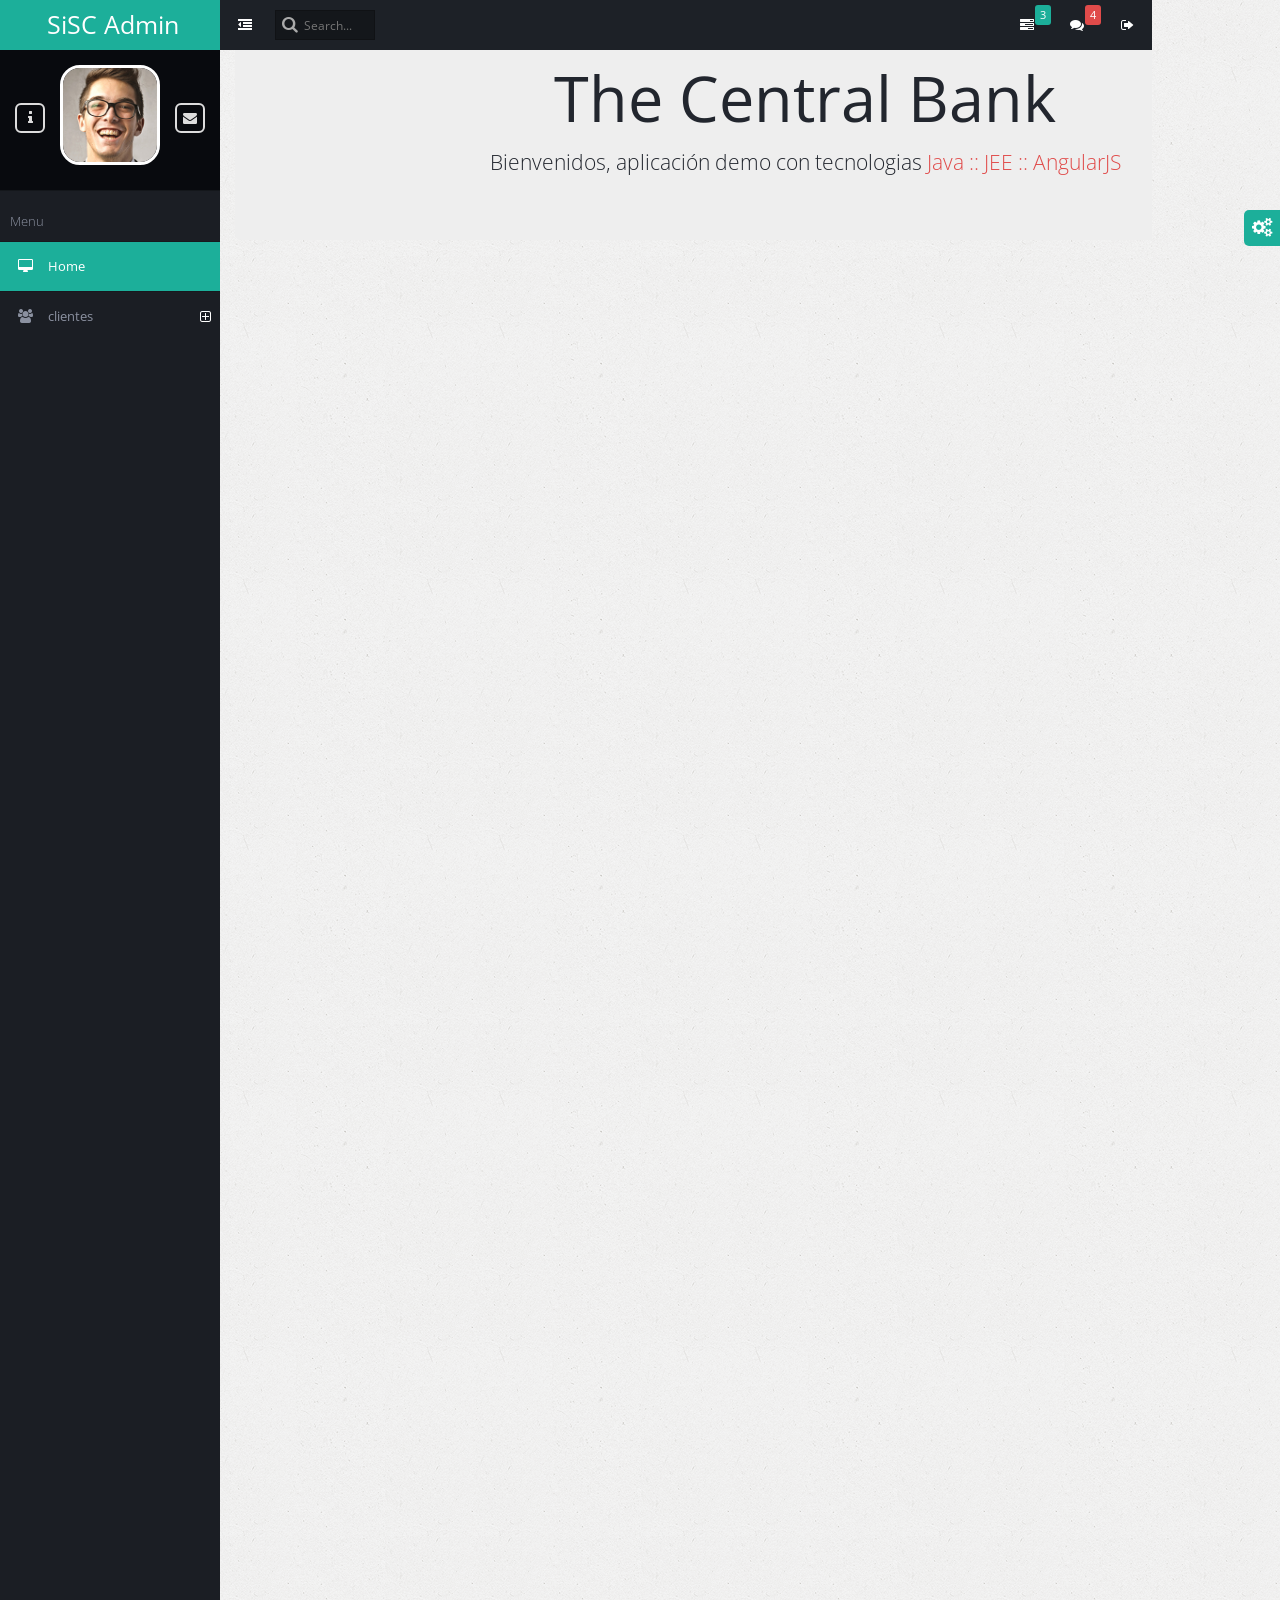
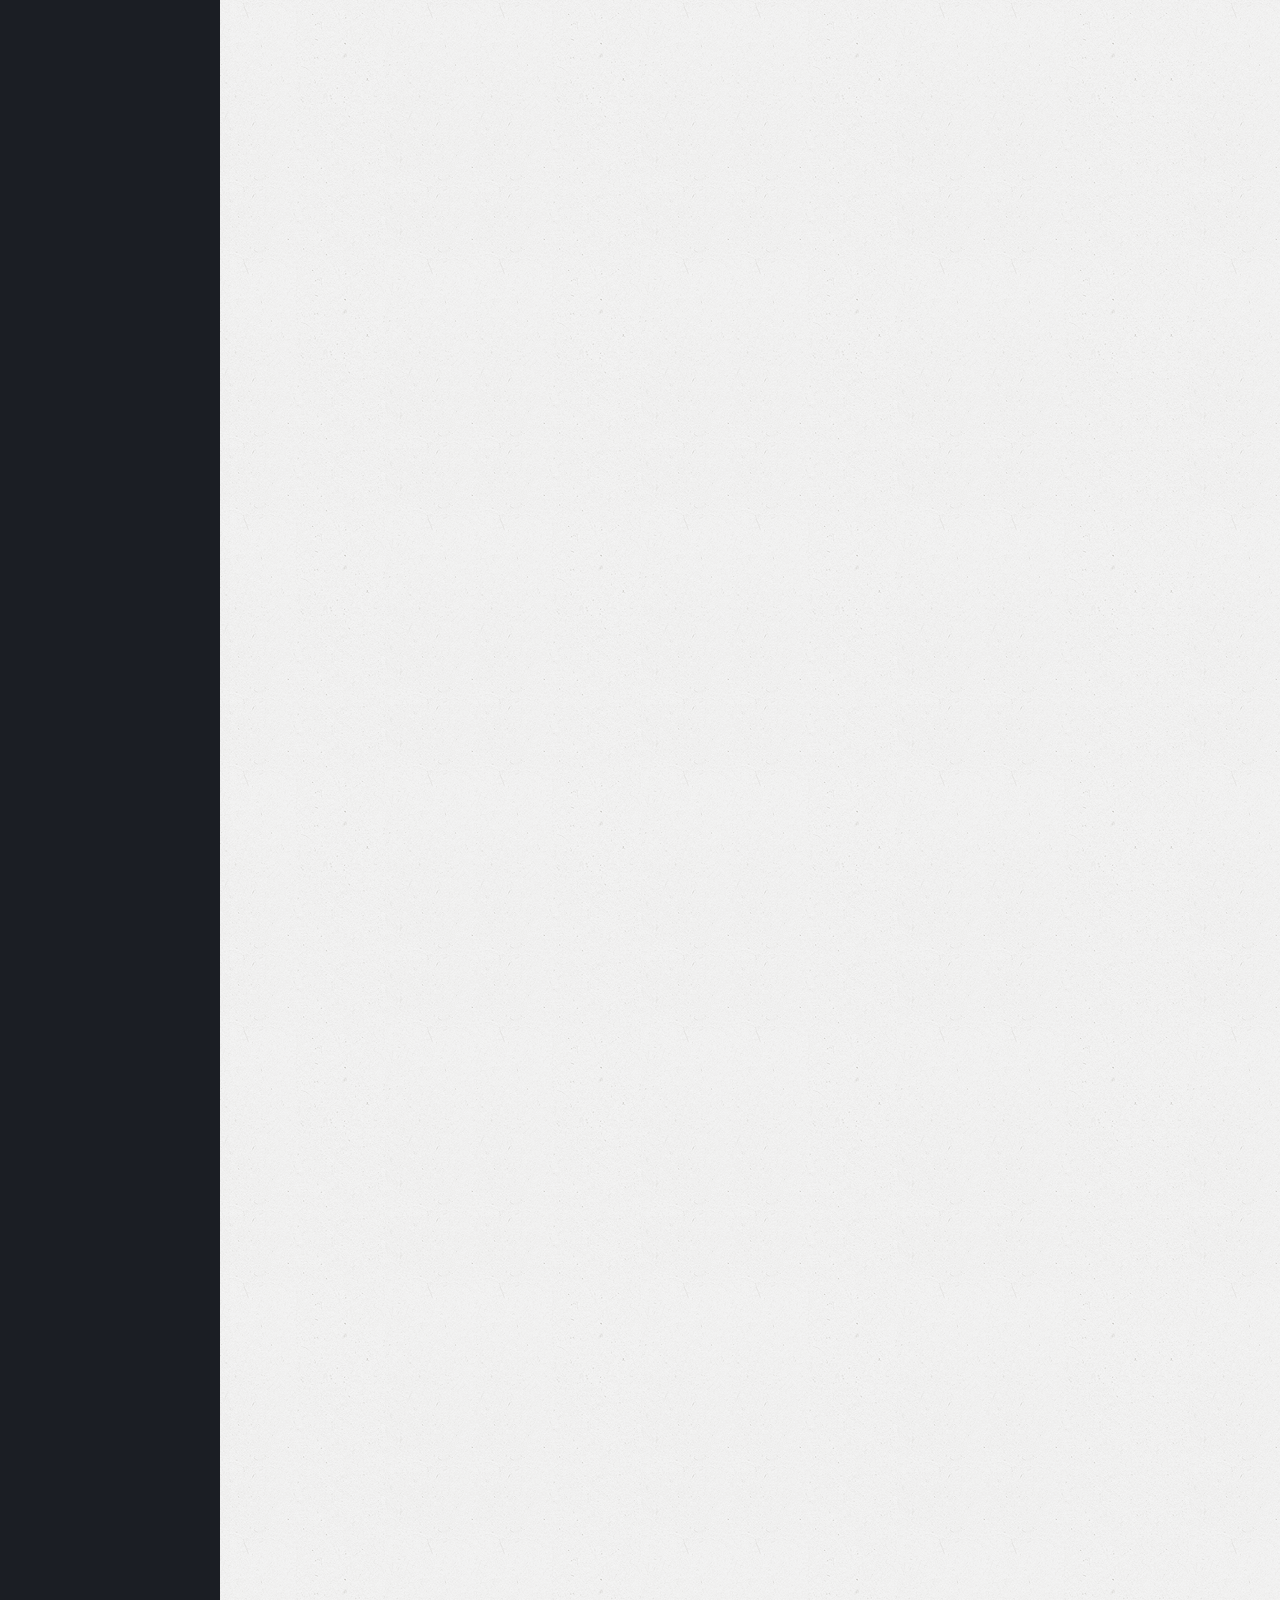
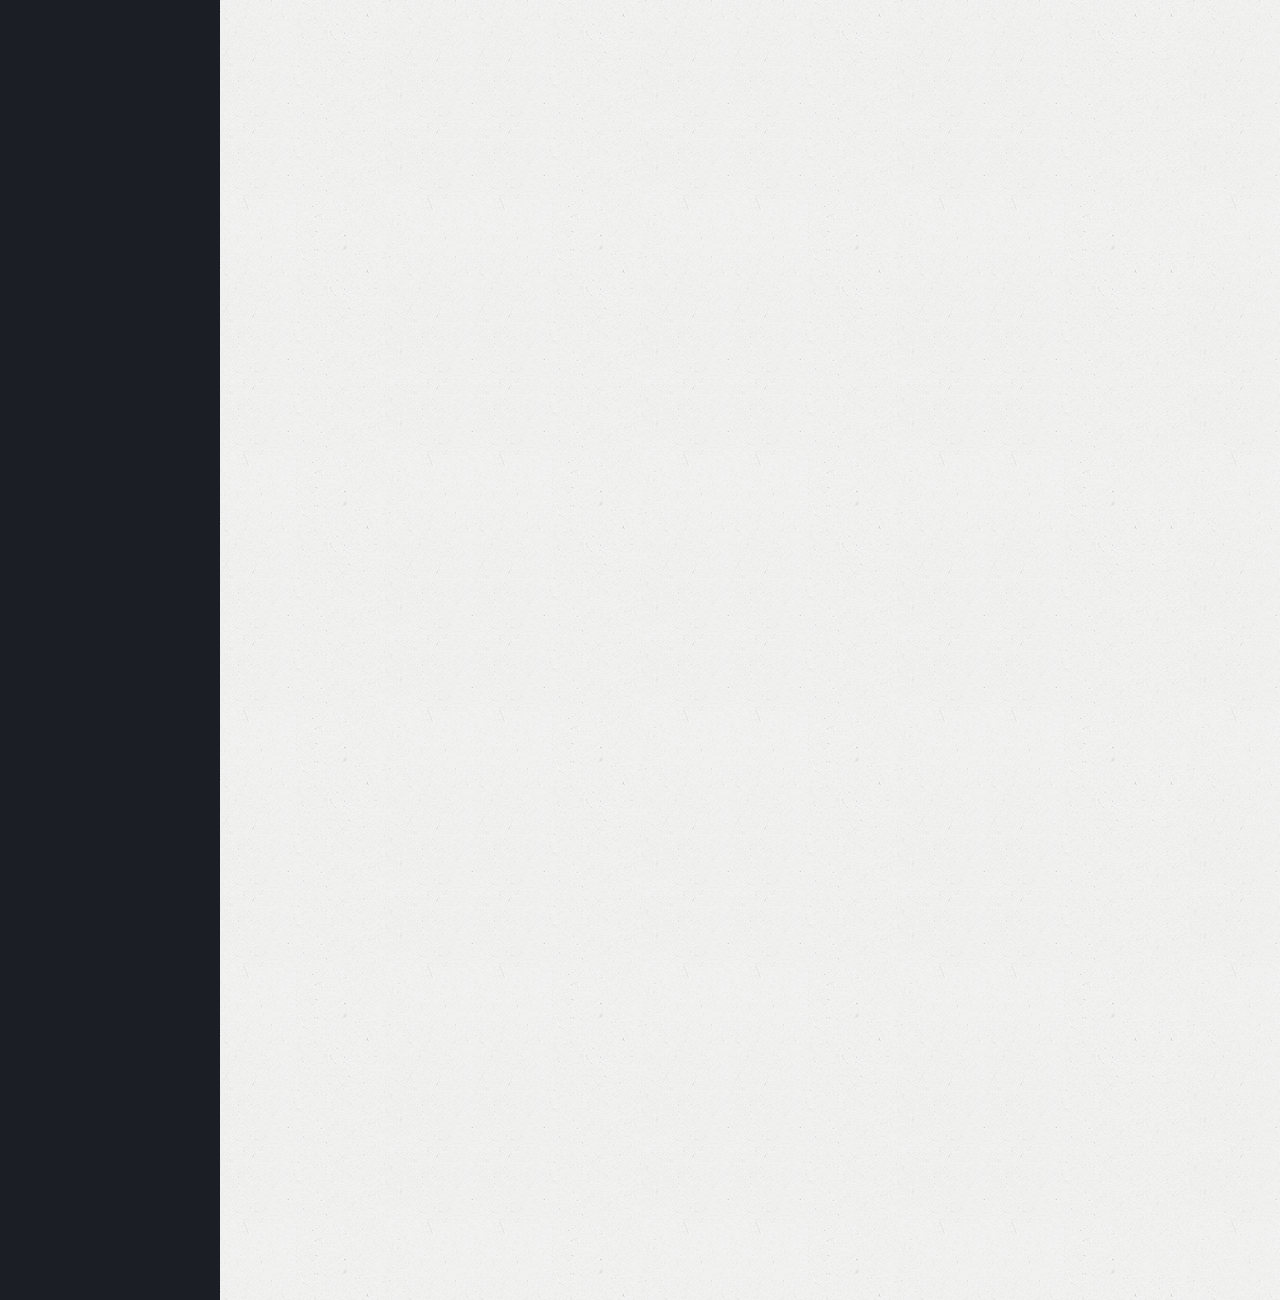
<file: BancoWeb/src/main/webapp/index.html>
<!DOCTYPE html>
<html lang="en" ng-app="demobanco" class="no-js"> 
    <head>        
        <!-- META SECTION -->
        <meta charset="utf-8">
        <meta http-equiv="X-UA-Compatible" content="IE=edge">
        <title>Banco Web App</title>
        <meta name="description" content="">
        <meta name="viewport" content="width=device-width, initial-scale=1">
        <link rel="stylesheet" href="lib/dependencies/css/bootstrap.min.css" />
        <link rel="stylesheet" href="lib/dependencies/css/ng-grid.min.css" />
        <link rel="stylesheet" type="text/css" href="css/style.css"/>
        <!-- END META SECTION -->
        
        <!-- CSS INCLUDE -->        
        <link rel="stylesheet" type="text/css" id="theme" href="css/theme-default.css"/>
        <!-- EOF CSS INCLUDE -->                                    
    </head>
    <body>
        <!-- START PAGE CONTAINER -->
        <div class="page-container">
           
            <!-- START PAGE SIDEBAR -->
            <div class="page-sidebar">
                <!-- START X-NAVIGATION -->
                <ul class="x-navigation">
                    <li class="xn-logo">
                        <a href="index.html">SiSC Admin</a>
                        <a href="#" class="x-navigation-control"></a>
                    </li>
                    <li class="xn-profile">
                        <a href="#" class="profile-mini">
                            <img src="assets/images/users/avatar.jpg" alt="John Doe"/>
                        </a>
                        <div class="profile">
                            <div class="profile-image">
                                <img src="assets/images/users/avatar.jpg" alt="John Doe"/>
                            </div>
                            <div class="profile-data">
                                
                            </div>
                            <div class="profile-controls">
                                <a href="pages-profile.html" class="profile-control-left"><span class="fa fa-info"></span></a>
                                <a href="pages-messages.html" class="profile-control-right"><span class="fa fa-envelope"></span></a>
                            </div>
                        </div>                                                                        
                    </li>
                    <li class="xn-title">Menu</li>
                    <li class="active">
                        <a href="index.html"><span class="fa fa-desktop"></span> <span class="xn-text">Home</span></a>                        
                    </li>                    
                    <li class="xn-openable">
                        <a href="#"><span class="fa fa-users"></span> <span class="xn-text">clientes</span></a>
                        <ul>
                            <li><a ui-sref="clientes">Listar clientes</a></li>
                            <li><a ui-sref="crearCliente">Crear cliente</a></li>
                            
                        </ul>
                       
                    </li>
                        
                    
                </ul>
                <!-- END X-NAVIGATION -->
            </div>
            <!-- END PAGE SIDEBAR -->
            
            <!-- PAGE CONTENT -->
            <div class="page-content">
                
                <!-- START X-NAVIGATION VERTICAL -->
                <ul class="x-navigation x-navigation-horizontal x-navigation-panel">
                    <!-- TOGGLE NAVIGATION -->
                    <li class="xn-icon-button">
                        <a href="#" class="x-navigation-minimize"><span class="fa fa-dedent"></span></a>
                    </li>
                    <!-- END TOGGLE NAVIGATION -->
                    <!-- SEARCH -->
                    <li class="xn-search">
                        <form role="form">
                            <input type="text" name="search" placeholder="Search..."/>
                        </form>
                    </li>   
                    <!-- END SEARCH -->
                    <!-- SIGN OUT -->
                    <li class="xn-icon-button pull-right">
                        <a href="#" class="mb-control" data-box="#mb-signout"><span class="fa fa-sign-out"></span></a>                        
                    </li> 
                    <!-- END SIGN OUT -->
                    <!-- MESSAGES -->
                    <li class="xn-icon-button pull-right">
                        <a href="#"><span class="fa fa-comments"></span></a>
                        <div class="informer informer-danger">4</div>
                        <div class="panel panel-primary animated zoomIn xn-drop-left xn-panel-dragging">
                            <div class="panel-heading">
                                <h3 class="panel-title"><span class="fa fa-comments"></span> Messages</h3>                                
                                <div class="pull-right">
                                    <span class="label label-danger">4 new</span>
                                </div>
                            </div>
                            <div class="panel-body list-group list-group-contacts scroll" style="height: 200px;">
                                <a href="#" class="list-group-item">
                                    <div class="list-group-status status-online"></div>
                                    <img src="assets/images/users/user2.jpg" class="pull-left" alt="John Doe"/>
                                    <span class="contacts-title">John Doe</span>
                                    <p>Praesent placerat tellus id augue condimentum</p>
                                </a>
                                <a href="#" class="list-group-item">
                                    <div class="list-group-status status-away"></div>
                                    <img src="assets/images/users/user.jpg" class="pull-left" alt="Dmitry Ivaniuk"/>
                                    <span class="contacts-title">Dmitry Ivaniuk</span>
                                    <p>Donec risus sapien, sagittis et magna quis</p>
                                </a>
                                <a href="#" class="list-group-item">
                                    <div class="list-group-status status-away"></div>
                                    <img src="assets/images/users/user3.jpg" class="pull-left" alt="Nadia Ali"/>
                                    <span class="contacts-title">Nadia Ali</span>
                                    <p>Mauris vel eros ut nunc rhoncus cursus sed</p>
                                </a>
                                <a href="#" class="list-group-item">
                                    <div class="list-group-status status-offline"></div>
                                    <img src="assets/images/users/user6.jpg" class="pull-left" alt="Darth Vader"/>
                                    <span class="contacts-title">Darth Vader</span>
                                    <p>I want my money back!</p>
                                </a>
                            </div>     
                            <div class="panel-footer text-center">
                                <a href="pages-messages.html">Show all messages</a>
                            </div>                            
                        </div>                        
                    </li>
                    <!-- END MESSAGES -->
                    <!-- TASKS -->
                    <li class="xn-icon-button pull-right">
                        <a href="#"><span class="fa fa-tasks"></span></a>
                        <div class="informer informer-warning">3</div>
                        <div class="panel panel-primary animated zoomIn xn-drop-left xn-panel-dragging">
                            <div class="panel-heading">
                                <h3 class="panel-title"><span class="fa fa-tasks"></span> Tasks</h3>                                
                                <div class="pull-right">
                                    <span class="label label-warning">3 active</span>
                                </div>
                            </div>
                            <div class="panel-body list-group scroll" style="height: 200px;">                                
                                <a class="list-group-item" href="#">
                                    <strong>Phasellus augue arcu, elementum</strong>
                                    <div class="progress progress-small progress-striped active">
                                        <div class="progress-bar progress-bar-danger" role="progressbar" aria-valuenow="50" aria-valuemin="0" aria-valuemax="100" style="width: 50%;">50%</div>
                                    </div>
                                    <small class="text-muted">John Doe, 25 Sep 2014 / 50%</small>
                                </a>
                                <a class="list-group-item" href="#">
                                    <strong>Aenean ac cursus</strong>
                                    <div class="progress progress-small progress-striped active">
                                        <div class="progress-bar progress-bar-warning" role="progressbar" aria-valuenow="80" aria-valuemin="0" aria-valuemax="100" style="width: 80%;">80%</div>
                                    </div>
                                    <small class="text-muted">Dmitry Ivaniuk, 24 Sep 2014 / 80%</small>
                                </a>
                                <a class="list-group-item" href="#">
                                    <strong>Lorem ipsum dolor</strong>
                                    <div class="progress progress-small progress-striped active">
                                        <div class="progress-bar progress-bar-success" role="progressbar" aria-valuenow="95" aria-valuemin="0" aria-valuemax="100" style="width: 95%;">95%</div>
                                    </div>
                                    <small class="text-muted">John Doe, 23 Sep 2014 / 95%</small>
                                </a>
                                <a class="list-group-item" href="#">
                                    <strong>Cras suscipit ac quam at tincidunt.</strong>
                                    <div class="progress progress-small">
                                        <div class="progress-bar" role="progressbar" aria-valuenow="100" aria-valuemin="0" aria-valuemax="100" style="width: 100%;">100%</div>
                                    </div>
                                    <small class="text-muted">John Doe, 21 Sep 2014 /</small><small class="text-success"> Done</small>
                                </a>                                
                            </div>     
                            <div class="panel-footer text-center">
                                <a href="pages-tasks.html">Show all tasks</a>
                            </div>                            
                        </div>                        
                    </li>
                    <!-- END TASKS -->
                </ul>
                <!-- END X-NAVIGATION VERTICAL -->                     
                
                <!-- PAGE CONTENT WRAPPER -->
                 <div class="container">   
                      <div ui-view></div>
                    </div>                      
                    <!-- END DASHBOARD CHART -->
                    
                </div>
                <!-- END PAGE CONTENT WRAPPER -->                                
            </div>            
            <!-- END PAGE CONTENT -->
        </div>
        <!-- END PAGE CONTAINER -->

        <!-- MESSAGE BOX-->
        <div class="message-box animated fadeIn" data-sound="alert" id="mb-signout">
            <div class="mb-container">
                <div class="mb-middle">
                    <div class="mb-title"><span class="fa fa-sign-out"></span> Log <strong>Out</strong> ?</div>
                    <div class="mb-content">
                        <p>Are you sure you want to log out?</p>                    
                        <p>Press No if youwant to continue work. Press Yes to logout current user.</p>
                    </div>
                    <div class="mb-footer">
                        <div class="pull-right">
                            <a href="pages-login.html" class="btn btn-success btn-lg">Yes</a>
                            <button class="btn btn-default btn-lg mb-control-close">No</button>
                        </div>
                    </div>
                </div>
            </div>
        </div>
        <!-- END MESSAGE BOX-->

        <!-- START PRELOADS -->
        <audio id="audio-alert" src="audio/alert.mp3" preload="auto"></audio>
        <audio id="audio-fail" src="audio/fail.mp3" preload="auto"></audio>
        <!-- END PRELOADS -->                  
        
    <!-- START SCRIPTS -->
        <!-- START PLUGINS -->
        <script type="text/javascript" src="js/plugins/jquery/jquery.min.js"></script>
        <script type="text/javascript" src="js/plugins/jquery/jquery-ui.min.js"></script>
        <script type="text/javascript" src="js/plugins/bootstrap/bootstrap.min.js"></script>        
        <!-- END PLUGINS -->

        <!-- START THIS PAGE PLUGINS-->        
        <script type='text/javascript' src='js/plugins/icheck/icheck.min.js'></script>        
        <script type="text/javascript" src="js/plugins/mcustomscrollbar/jquery.mCustomScrollbar.min.js"></script>
        <script type="text/javascript" src="js/plugins/scrolltotop/scrolltopcontrol.js"></script>
        
        <script type="text/javascript" src="js/plugins/morris/raphael-min.js"></script>
        <script type="text/javascript" src="js/plugins/morris/morris.min.js"></script>       
        <script type="text/javascript" src="js/plugins/rickshaw/d3.v3.js"></script>
        <script type="text/javascript" src="js/plugins/rickshaw/rickshaw.min.js"></script>
        <script type='text/javascript' src='js/plugins/jvectormap/jquery-jvectormap-1.2.2.min.js'></script>
        <script type='text/javascript' src='js/plugins/jvectormap/jquery-jvectormap-world-mill-en.js'></script>                
        <script type='text/javascript' src='js/plugins/bootstrap/bootstrap-datepicker.js'></script>                
        <script type="text/javascript" src="js/plugins/owl/owl.carousel.min.js"></script>                 
        
        <script type="text/javascript" src="js/plugins/moment.min.js"></script>
        <script type="text/javascript" src="js/plugins/daterangepicker/daterangepicker.js"></script>
        <!-- END THIS PAGE PLUGINS-->        

        <!-- START TEMPLATE -->
        <script type="text/javascript" src="js/settings.js"></script>
        
        <script type="text/javascript" src="js/plugins.js"></script>        
        <script type="text/javascript" src="js/actions.js"></script>
        <!-- END TEMPLATE -->

        <!-- Librerias de angular -->
        <script src="lib/dependencies/angular/angular.js"></script>
        <script src="lib/dependencies/angular-ui-router/release/angular-ui-router.js"></script>
        <script src="lib/dependencies/angular-resource.min.js"></script>
        <script src="lib/dependencies/ng-grid-2.0.11.min.js"></script>
        <script src="lib/dependencies/ui-bootstrap-tpls.min.js"></script>
        
        <!--Librerias de angular-->
        <script src="app.js"></script>
        <script src="utils/utils.js"></script>
        <script src="services/bancoServices.js"></script>
        <script src="clientes/clientes.js"></script>
        <script src="clientes/clienteFormController.js"></script>
    <!-- END SCRIPTS -->         
    </body>
</html>
</file>
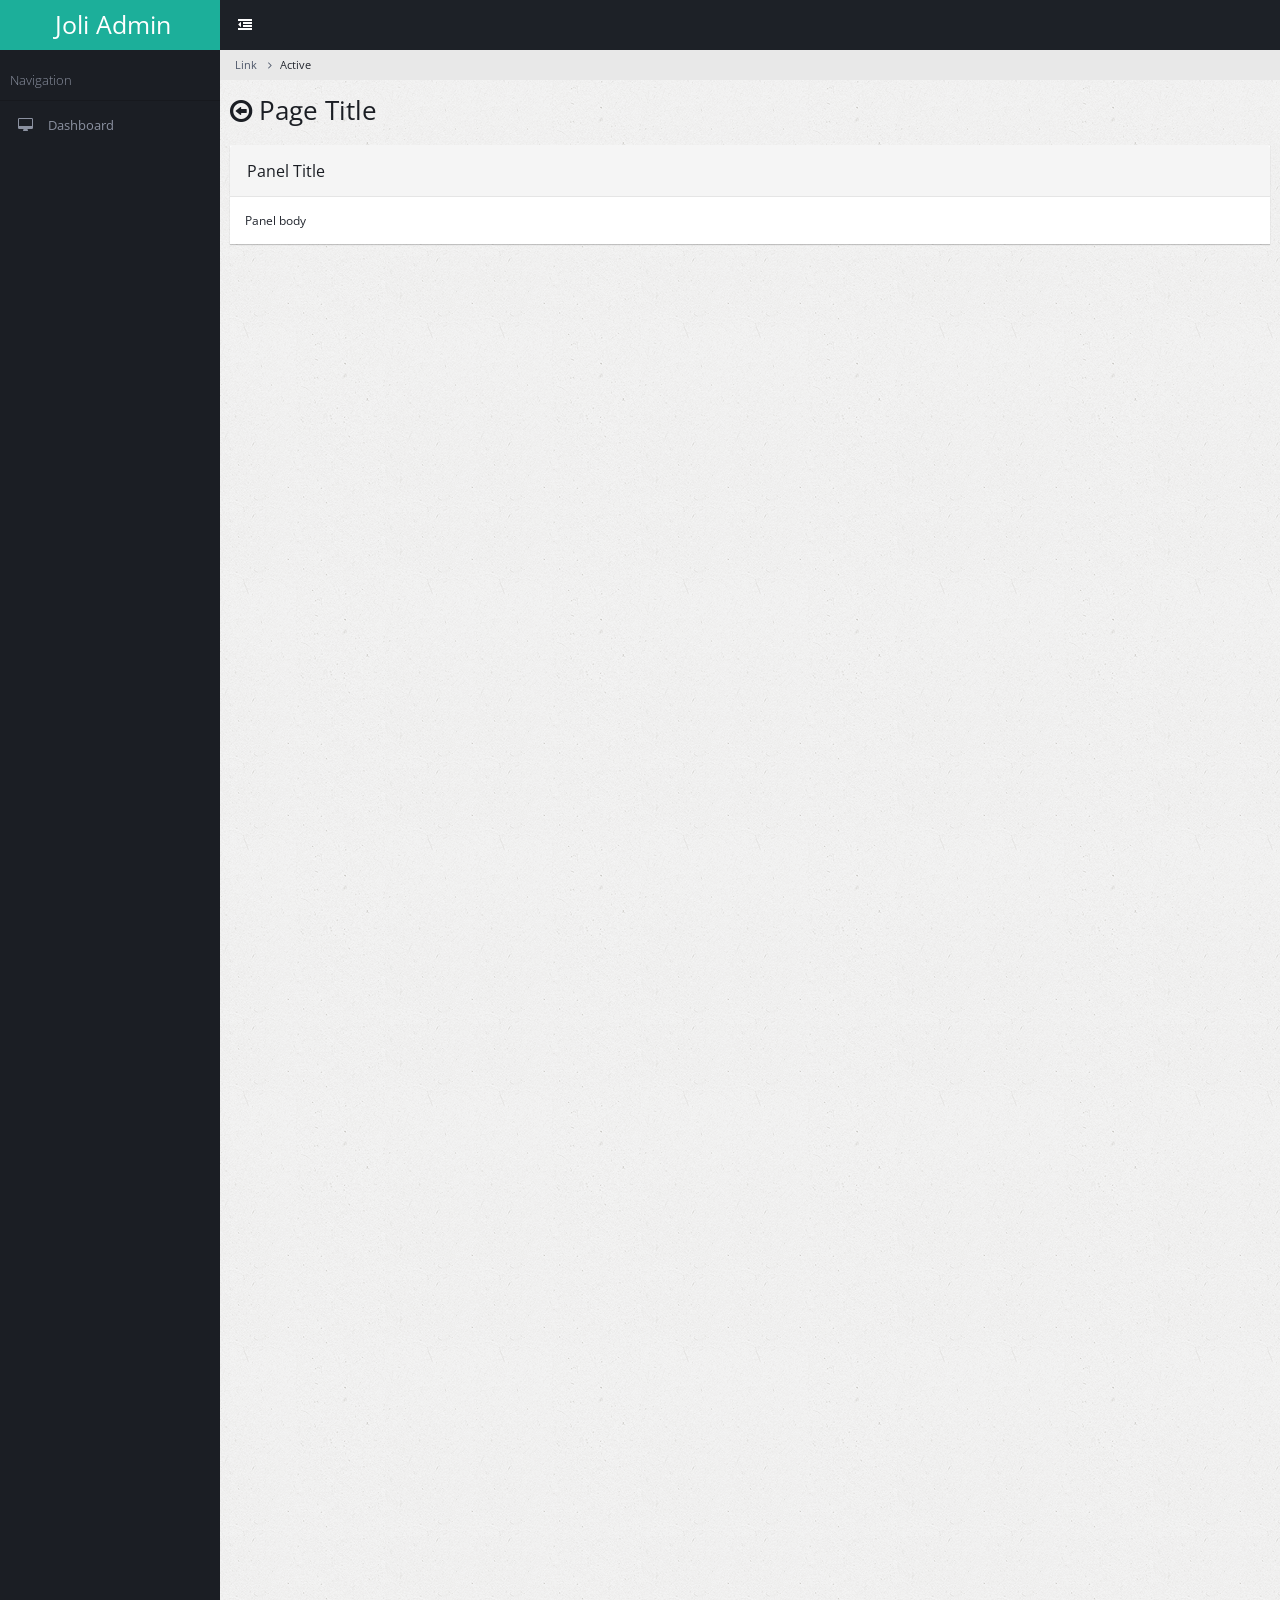
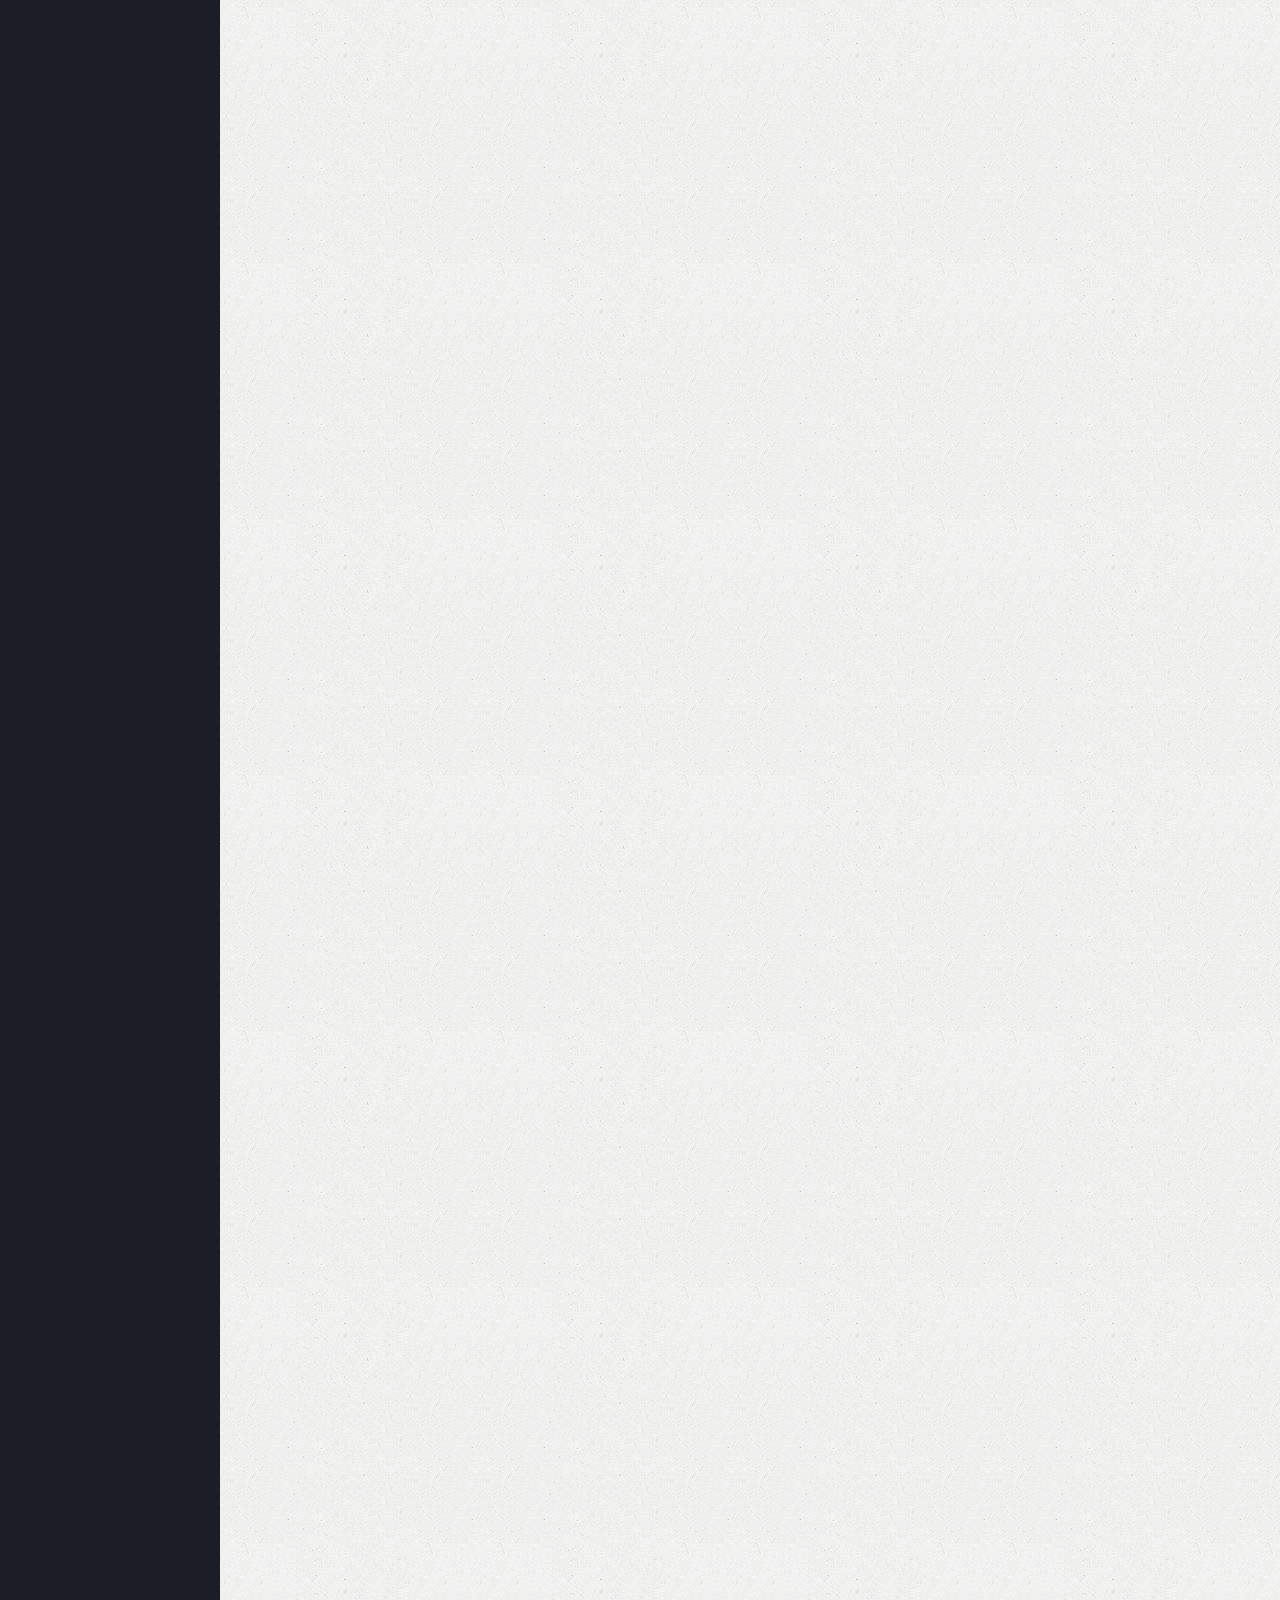
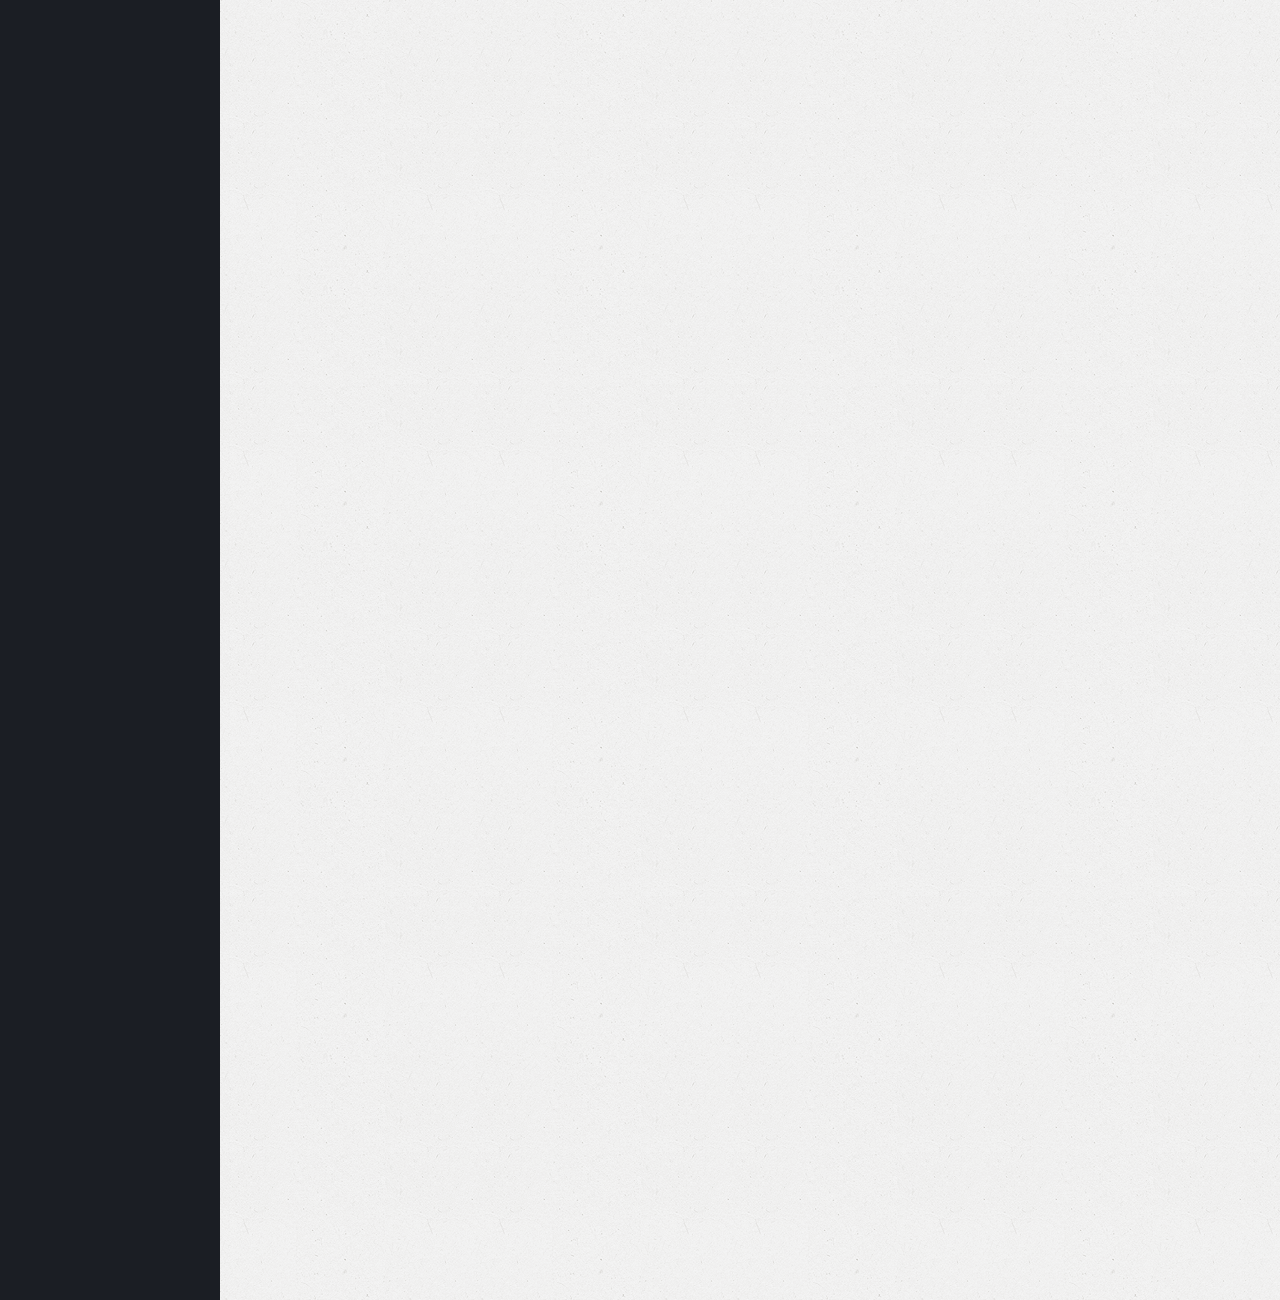
<file: BancoWeb/src/main/webapp/blank.html>
<!DOCTYPE html>
<html lang="en">
    <head>        
        <!-- META SECTION -->
        <title>TITLE</title>            
        <meta http-equiv="Content-Type" content="text/html; charset=utf-8" />
        <meta http-equiv="X-UA-Compatible" content="IE=edge" />
        <meta name="viewport" content="width=device-width, initial-scale=1" />
        
        <link rel="icon" href="favicon.ico" type="image/x-icon" />
        <!-- END META SECTION -->
        
        <!-- CSS INCLUDE -->        
        <link rel="stylesheet" type="text/css" id="theme" href="css/theme-default.css"/>
        <!-- EOF CSS INCLUDE -->
    </head>
    <body>
        <!-- START PAGE CONTAINER -->
        <div class="page-container">
            
            <!-- START PAGE SIDEBAR -->
            <div class="page-sidebar">
                <!-- START X-NAVIGATION -->
                <ul class="x-navigation">
                    <li class="xn-logo">
                        <a href="index.html">Joli Admin</a>
                        <a href="#" class="x-navigation-control"></a>
                    </li>                                                                      
                    <li class="xn-title">Navigation</li>
                    <li>
                        <a href="index.html"><span class="fa fa-desktop"></span> <span class="xn-text">Dashboard</span></a>
                    </li>                                        
                </ul>
                <!-- END X-NAVIGATION -->
            </div>
            <!-- END PAGE SIDEBAR -->
            
            <!-- PAGE CONTENT -->
            <div class="page-content">
                
                <!-- START X-NAVIGATION VERTICAL -->
                <ul class="x-navigation x-navigation-horizontal x-navigation-panel">
                    <!-- TOGGLE NAVIGATION -->
                    <li class="xn-icon-button">
                        <a href="#" class="x-navigation-minimize"><span class="fa fa-dedent"></span></a>
                    </li>
                    <!-- END TOGGLE NAVIGATION -->                    
                </ul>
                <!-- END X-NAVIGATION VERTICAL -->                     
                
                <!-- START BREADCRUMB -->
                <ul class="breadcrumb">
                    <li><a href="#">Link</a></li>                    
                    <li class="active">Active</li>
                </ul>
                <!-- END BREADCRUMB -->                
                
                <div class="page-title">                    
                    <h2><span class="fa fa-arrow-circle-o-left"></span> Page Title</h2>
                </div>                   
                
                <!-- PAGE CONTENT WRAPPER -->
                <div class="page-content-wrap">
                
                    <div class="row">
                        <div class="col-md-12">

                            <div class="panel panel-default">
                                <div class="panel-heading">
                                    <h3 class="panel-title">Panel Title</h3>
                                </div>
                                <div class="panel-body">
                                    Panel body
                                </div>
                            </div>

                        </div>
                    </div>
                
                </div>
                <!-- END PAGE CONTENT WRAPPER -->                
            </div>            
            <!-- END PAGE CONTENT -->
        </div>
        <!-- END PAGE CONTAINER -->

        <!-- MESSAGE BOX-->
        <div class="message-box animated fadeIn" data-sound="alert" id="mb-signout">
            <div class="mb-container">
                <div class="mb-middle">
                    <div class="mb-title"><span class="fa fa-sign-out"></span> Log <strong>Out</strong> ?</div>
                    <div class="mb-content">
                        <p>Are you sure you want to log out?</p>                    
                        <p>Press No if youwant to continue work. Press Yes to logout current user.</p>
                    </div>
                    <div class="mb-footer">
                        <div class="pull-right">
                            <a href="pages-login.html" class="btn btn-success btn-lg">Yes</a>
                            <button class="btn btn-default btn-lg mb-control-close">No</button>
                        </div>
                    </div>
                </div>
            </div>
        </div>
        <!-- END MESSAGE BOX-->

        <!-- START PRELOADS -->
        <audio id="audio-alert" src="audio/alert.mp3" preload="auto"></audio>
        <audio id="audio-fail" src="audio/fail.mp3" preload="auto"></audio>
        <!-- END PRELOADS -->                 
        
    <!-- START SCRIPTS -->
        <!-- START PLUGINS -->
        <script type="text/javascript" src="js/plugins/jquery/jquery.min.js"></script>
        <script type="text/javascript" src="js/plugins/jquery/jquery-ui.min.js"></script>
        <script type="text/javascript" src="js/plugins/bootstrap/bootstrap.min.js"></script>        
        <!-- END PLUGINS -->

        <!-- THIS PAGE PLUGINS -->

        <!-- END PAGE PLUGINS -->         

        <!-- START TEMPLATE -->
        <script type="text/javascript" src="js/plugins.js"></script>        
        <script type="text/javascript" src="js/actions.js"></script>        
        <!-- END TEMPLATE -->
    <!-- END SCRIPTS -->         
    </body>
</html>
</file>
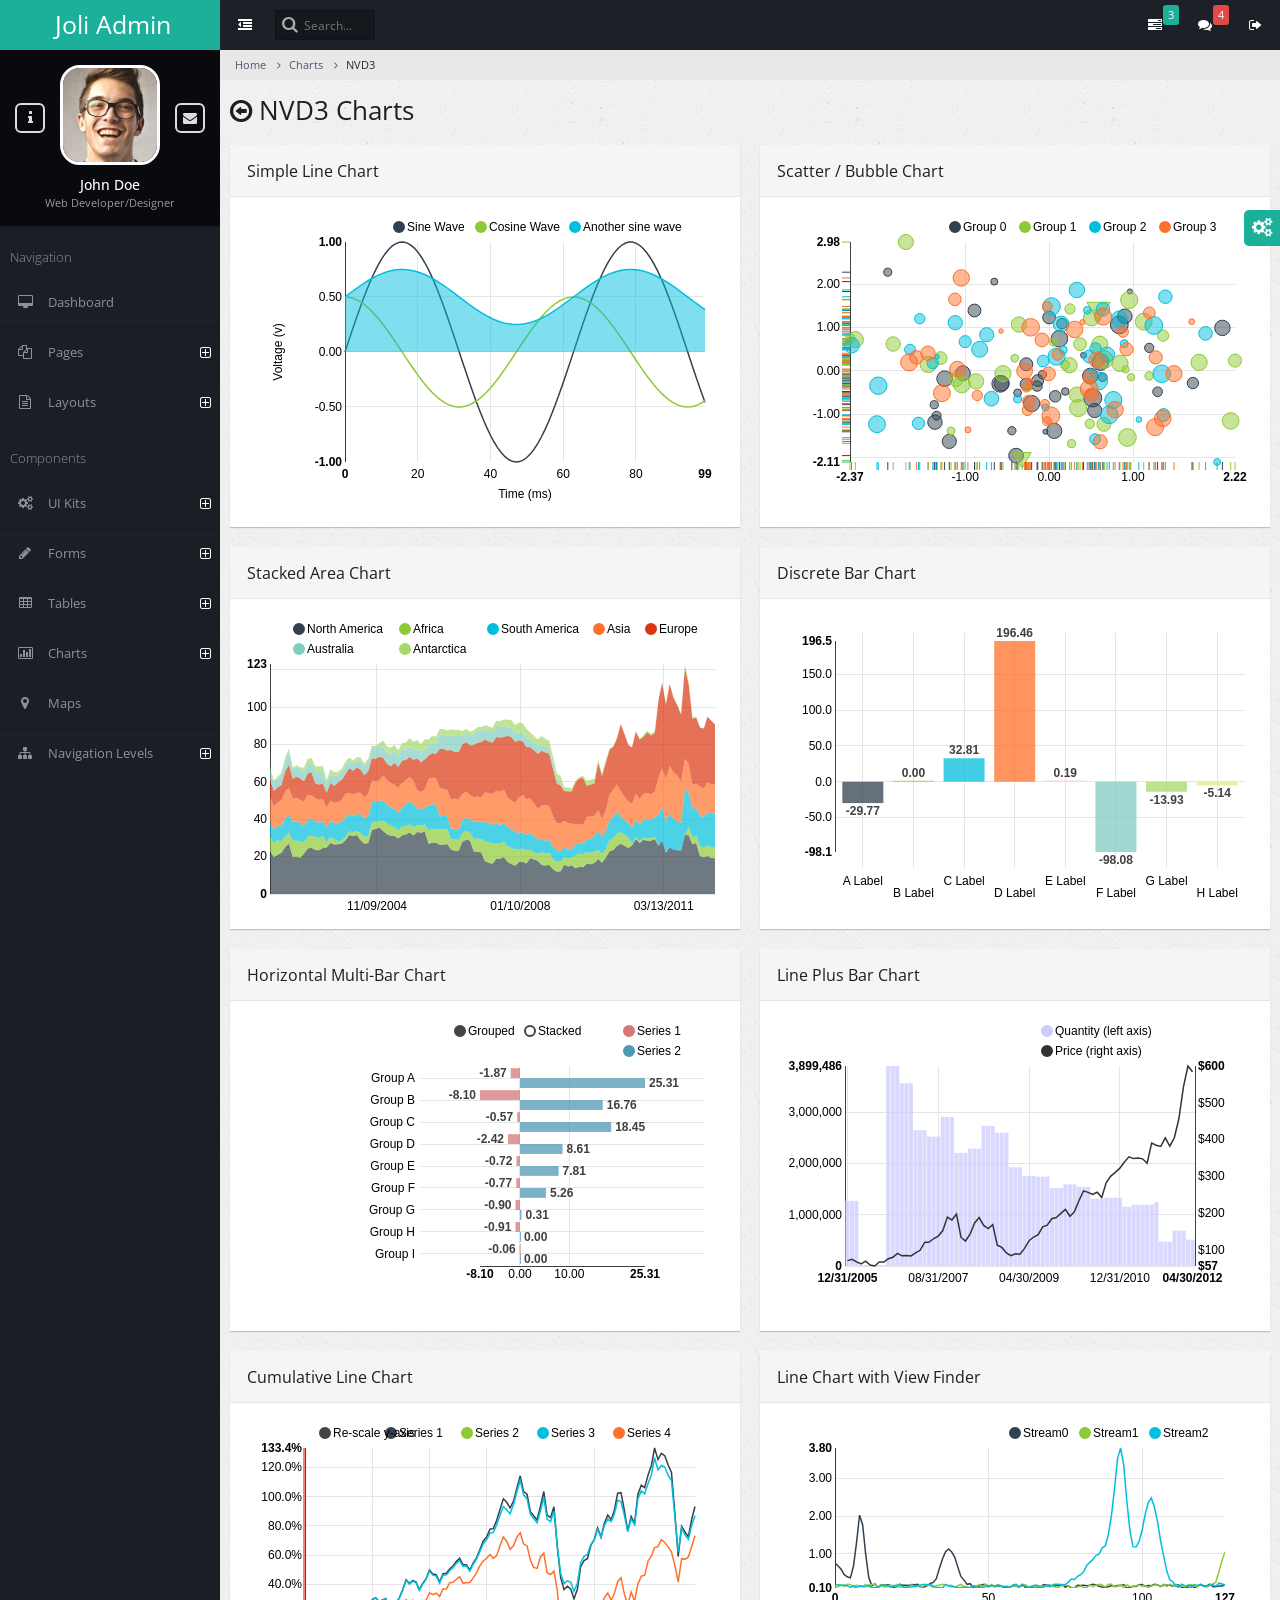
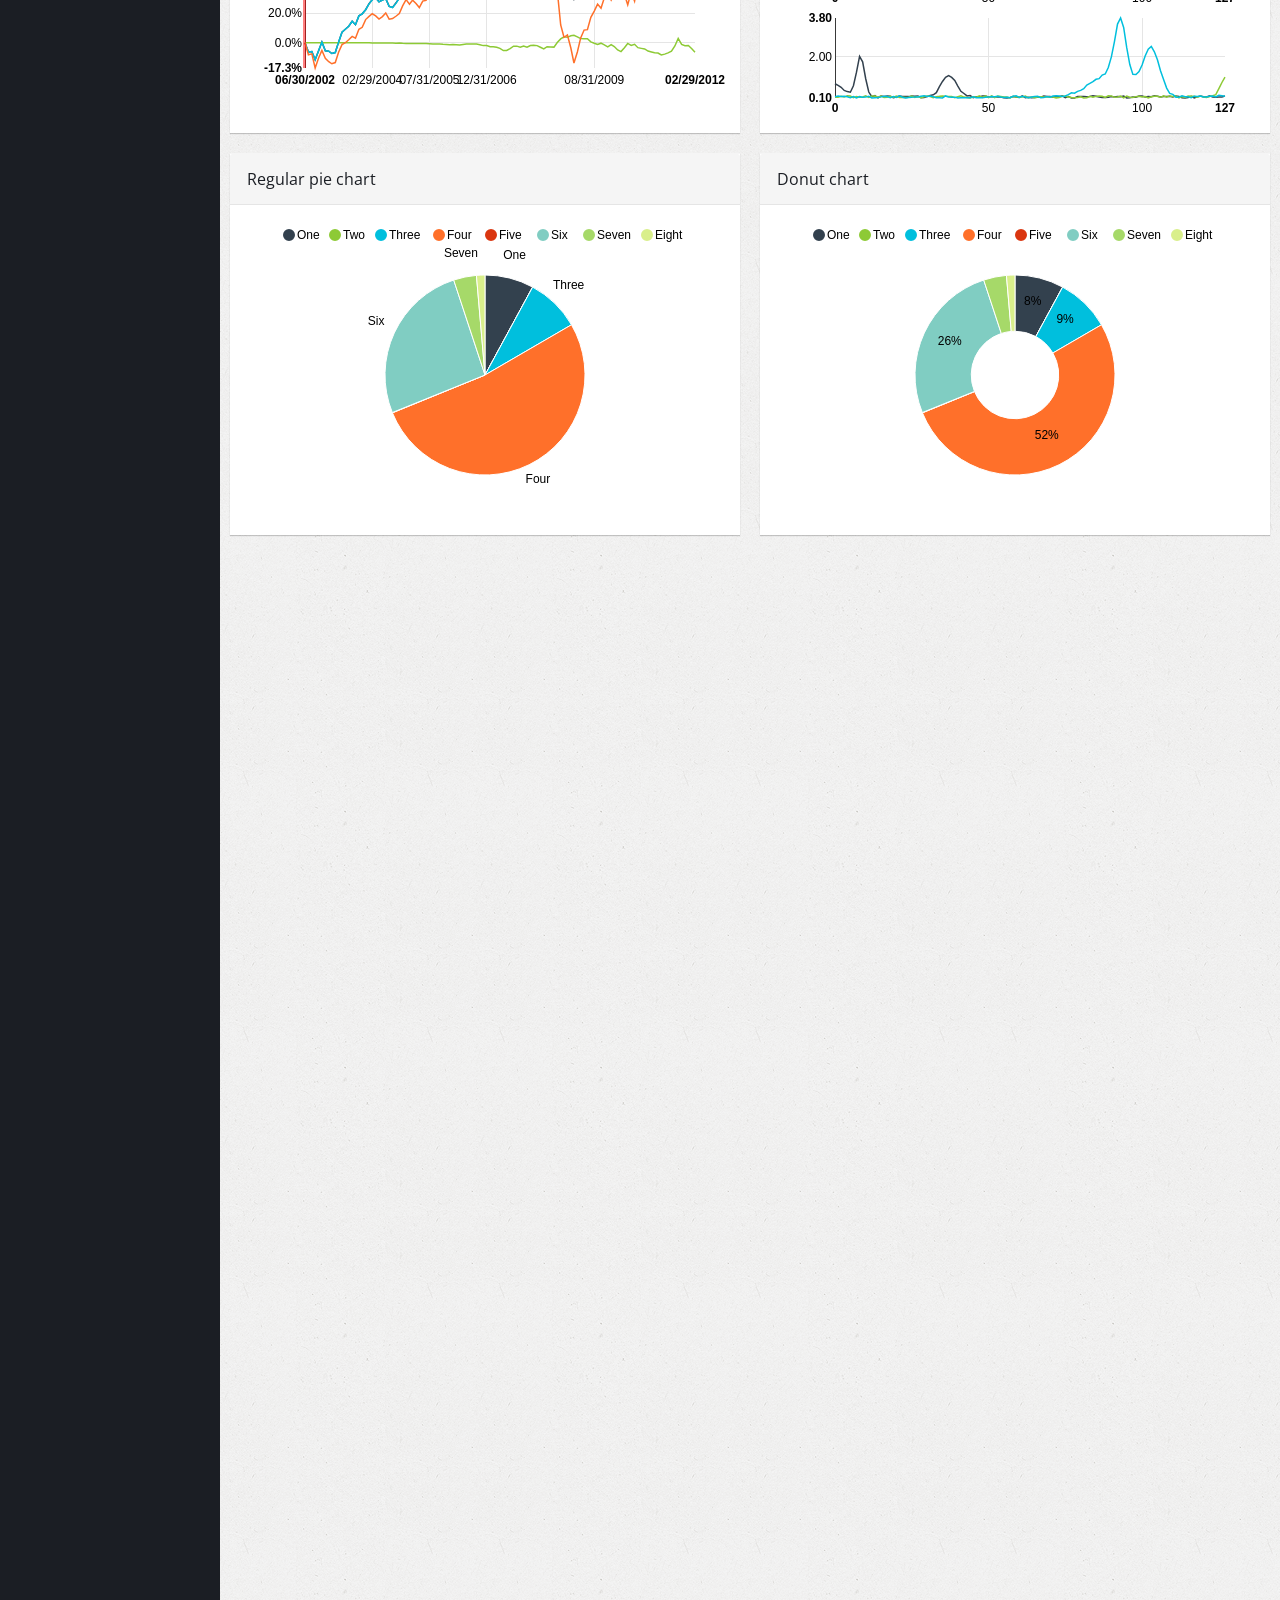
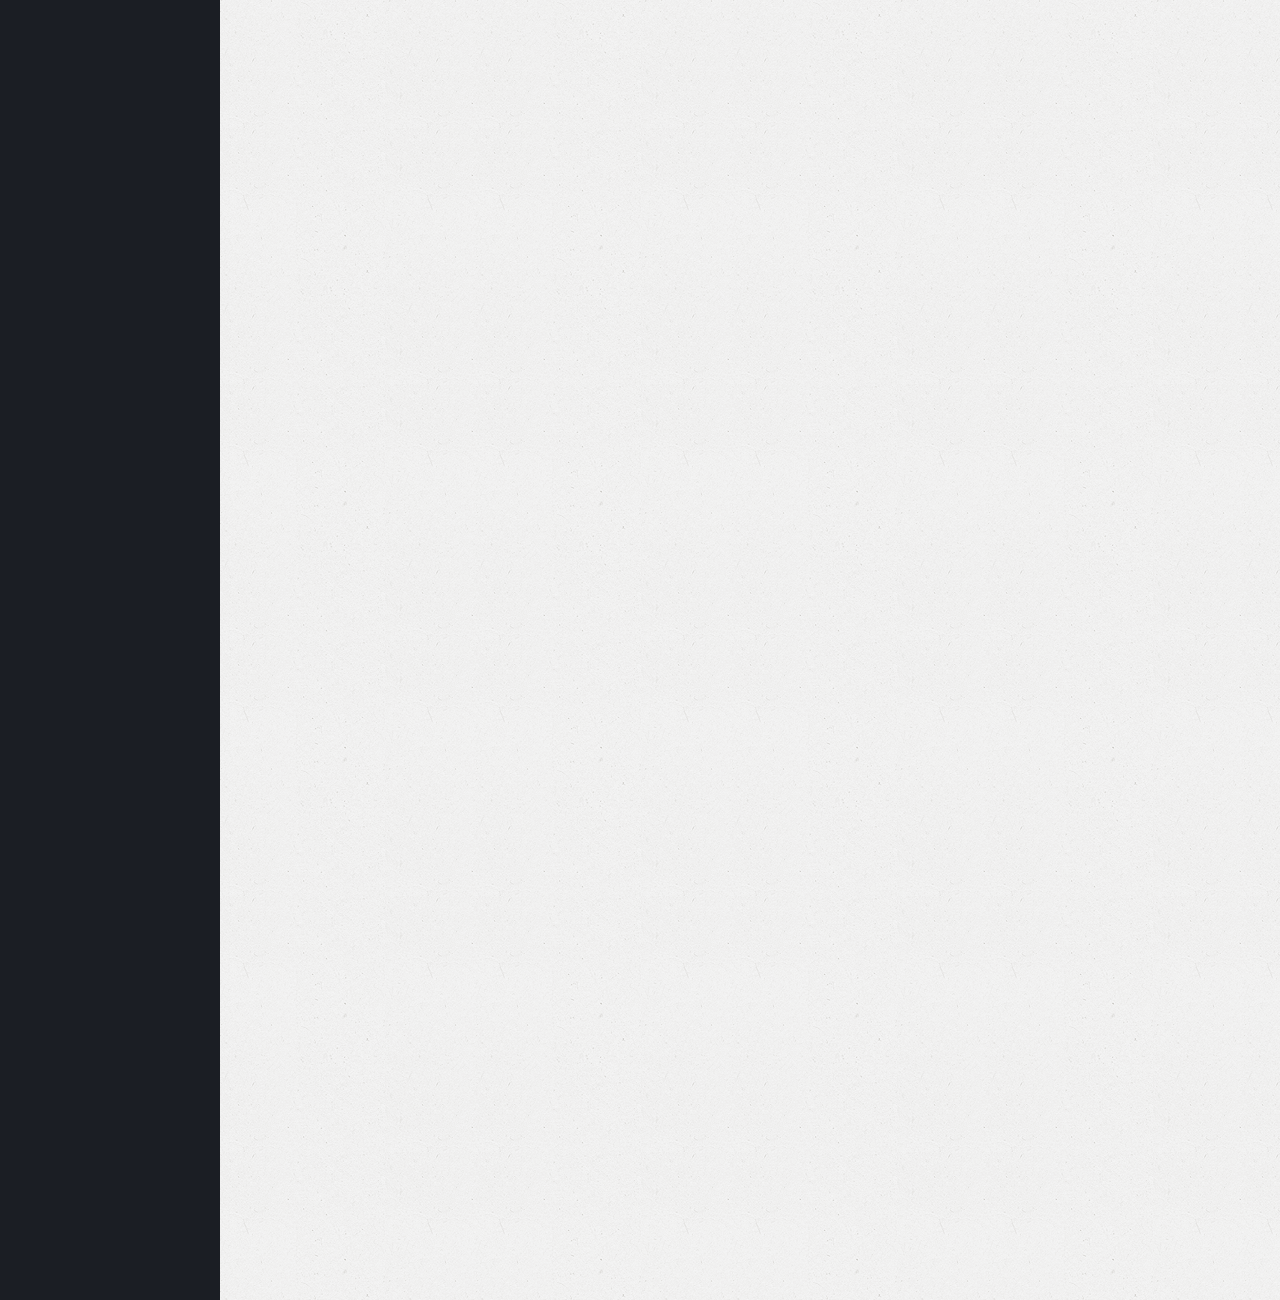
<file: BancoWeb/src/main/webapp/charts-nvd3.html>
<!DOCTYPE html>
<html lang="en">
    <head>        
        <!-- META SECTION -->
        <title>Joli Admin - Responsive Bootstrap Admin Template</title>            
        <meta http-equiv="Content-Type" content="text/html; charset=utf-8" />
        <meta http-equiv="X-UA-Compatible" content="IE=edge" />
        <meta name="viewport" content="width=device-width, initial-scale=1" />
        
        <link rel="icon" href="favicon.ico" type="image/x-icon" />
        <!-- END META SECTION -->
        
        <!-- CSS INCLUDE -->        
        <link rel="stylesheet" type="text/css" id="theme" href="css/theme-default.css"/>
        <!-- EOF CSS INCLUDE -->                       
    </head>
    <body>
        <!-- START PAGE CONTAINER -->
        <div class="page-container">
            
            <!-- START PAGE SIDEBAR -->
            <div class="page-sidebar">
                <!-- START X-NAVIGATION -->
                <ul class="x-navigation">
                    <li class="xn-logo">
                        <a href="index.html">Joli Admin</a>
                        <a href="#" class="x-navigation-control"></a>
                    </li>
                    <li class="xn-profile">
                        <a href="#" class="profile-mini">
                            <img src="assets/images/users/avatar.jpg" alt="John Doe"/>
                        </a>
                        <div class="profile">
                            <div class="profile-image">
                                <img src="assets/images/users/avatar.jpg" alt="John Doe"/>
                            </div>
                            <div class="profile-data">
                                <div class="profile-data-name">John Doe</div>
                                <div class="profile-data-title">Web Developer/Designer</div>
                            </div>
                            <div class="profile-controls">
                                <a href="pages-profile.html" class="profile-control-left"><span class="fa fa-info"></span></a>
                                <a href="pages-messages.html" class="profile-control-right"><span class="fa fa-envelope"></span></a>
                            </div>
                        </div>                                                                        
                    </li>
                    <li class="xn-title">Navigation</li>                    
                    <li>
                        <a href="index.html"><span class="fa fa-desktop"></span> <span class="xn-text">Dashboard</span></a>
                    </li>
                    <li class="xn-openable">                        
                        <a href="#"><span class="fa fa-files-o"></span> <span class="xn-text">Pages</span></a>
                        <ul>
                            <li><a href="pages-gallery.html"><span class="fa fa-image"></span> Gallery</a></li>
                            <li><a href="pages-profile.html"><span class="fa fa-user"></span> Profile</a></li>
                            <li><a href="pages-address-book.html"><span class="fa fa-users"></span> Address Book</a></li>
                            <li class="xn-openable">
                                <a href="#"><span class="fa fa-clock-o"></span> Timeline</a>
                                <ul>
                                    <li><a href="pages-timeline.html"><span class="fa fa-align-center"></span> Default</a></li>
                                    <li><a href="pages-timeline-simple.html"><span class="fa fa-align-justify"></span> Full Width</a></li>
                                </ul>
                            </li>
                            <li class="xn-openable">
                                <a href="#"><span class="fa fa-envelope"></span> Mailbox</a>
                                <ul>
                                    <li><a href="pages-mailbox-inbox.html"><span class="fa fa-inbox"></span> Inbox</a></li>
                                    <li><a href="pages-mailbox-message.html"><span class="fa fa-file-text"></span> Message</a></li>
                                    <li><a href="pages-mailbox-compose.html"><span class="fa fa-pencil"></span> Compose</a></li>
                                </ul>
                            </li>
                            <li><a href="pages-messages.html"><span class="fa fa-comments"></span> Messages</a></li>
                            <li><a href="pages-calendar.html"><span class="fa fa-calendar"></span> Calendar</a></li>
                            <li><a href="pages-tasks.html"><span class="fa fa-edit"></span> Tasks</a></li>
                            <li><a href="pages-content-table.html"><span class="fa fa-columns"></span> Content Table</a></li>
                            <li><a href="pages-faq.html"><span class="fa fa-question-circle"></span> FAQ</a></li>
                            <li><a href="pages-search.html"><span class="fa fa-search"></span> Search</a></li>
                            <li class="xn-openable">
                                <a href="#"><span class="fa fa-file"></span> Blog</a>
                                
                                <ul>                                    
                                    <li><a href="pages-blog-list.html"><span class="fa fa-copy"></span> List of Posts</a></li>
                                    <li><a href="pages-blog-post.html"><span class="fa fa-file-o"></span>Single Post</a></li>
                                </ul>
                            </li>
                            <li class="xn-openable">
                                <a href="#"><span class="fa fa-sign-in"></span> Login</a>
                                <ul>                                    
                                    <li><a href="pages-login.html">App Login</a></li>
                                    <li><a href="pages-login-website.html">Website Login</a></li>
                                    <li><a href="pages-login-website-light.html"> Website Login Light</a></li>
                                </ul>
                            </li>                            
                            <li class="xn-openable">
                                <a href="#"><span class="fa fa-warning"></span> Error Pages</a>
                                <ul>                                    
                                    <li><a href="pages-error-404.html">Error 404 Sample 1</a></li>
                                    <li><a href="pages-error-404-2.html">Error 404 Sample 2</a></li>
                                    <li><a href="pages-error-500.html"> Error 500</a></li>
                                </ul>
                            </li>                            
                        </ul>
                    </li>
                    <li class="xn-openable">
                        <a href="#"><span class="fa fa-file-text-o"></span> <span class="xn-text">Layouts</span></a>
                        <ul>
                            <li><a href="layout-boxed.html">Boxed</a></li>
                            <li><a href="layout-nav-toggled.html">Navigation Toggled</a></li>
                            <li><a href="layout-nav-top.html">Navigation Top</a></li>
                            <li><a href="layout-nav-right.html">Navigation Right</a></li>
                            <li><a href="layout-nav-top-fixed.html">Top Navigation Fixed</a></li>                            
                            <li><a href="layout-nav-custom.html">Custom Navigation</a></li>
                            <li><a href="layout-frame-left.html">Frame Left Column</a></li>
                            <li><a href="layout-frame-right.html">Frame Right Column</a></li>
                            <li><a href="layout-search-left.html">Search Left Side</a></li>
                            <li><a href="blank.html">Blank Page</a></li>
                        </ul>
                    </li>                  
                    <li class="xn-title">Components</li>                    
                    <li class="xn-openable">
                        <a href="#"><span class="fa fa-cogs"></span> <span class="xn-text">UI Kits</span></a>
                        <ul>
                            <li><a href="ui-widgets.html"><span class="fa fa-heart"></span> Widgets</a></li>
                            <li><a href="ui-elements.html"><span class="fa fa-cogs"></span> Elements</a></li>
                            <li><a href="ui-buttons.html"><span class="fa fa-square-o"></span> Buttons</a></li>                            
                            <li><a href="ui-panels.html"><span class="fa fa-pencil-square-o"></span> Panels</a></li>
                            <li><a href="ui-icons.html"><span class="fa fa-magic"></span> Icons</a><div class="informer informer-warning">+679</div></li>
                            <li><a href="ui-typography.html"><span class="fa fa-pencil"></span> Typography</a></li>
                            <li><a href="ui-portlet.html"><span class="fa fa-th"></span> Portlet</a></li>
                            <li><a href="ui-sliders.html"><span class="fa fa-arrows-h"></span> Sliders</a></li>
                            <li><a href="ui-alerts-popups.html"><span class="fa fa-warning"></span> Alerts & Popups</a></li>                            
                            <li><a href="ui-lists.html"><span class="fa fa-list-ul"></span> Lists</a></li>
                            <li><a href="ui-tour.html"><span class="fa fa-random"></span> Tour</a></li>
                        </ul>
                    </li>                    
                    <li class="xn-openable">
                        <a href="#"><span class="fa fa-pencil"></span> <span class="xn-text">Forms</span></a>
                        <ul>
                            <li>
                                <a href="form-layouts-two-column.html"><span class="fa fa-tasks"></span> Form Layouts</a>
                                <div class="informer informer-danger">New</div>
                                <ul>
                                    <li><a href="form-layouts-one-column.html"><span class="fa fa-align-justify"></span> One Column</a></li>
                                    <li><a href="form-layouts-two-column.html"><span class="fa fa-th-large"></span> Two Column</a></li>
                                    <li><a href="form-layouts-tabbed.html"><span class="fa fa-table"></span> Tabbed</a></li>
                                    <li><a href="form-layouts-separated.html"><span class="fa fa-th-list"></span> Separated Rows</a></li>
                                </ul> 
                            </li>
                            <li><a href="form-elements.html"><span class="fa fa-file-text-o"></span> Elements</a></li>
                            <li><a href="form-validation.html"><span class="fa fa-list-alt"></span> Validation</a></li>
                            <li><a href="form-wizards.html"><span class="fa fa-arrow-right"></span> Wizards</a></li>
                            <li><a href="form-editors.html"><span class="fa fa-text-width"></span> WYSIWYG Editors</a></li>
                            <li><a href="form-file-handling.html"><span class="fa fa-floppy-o"></span> File Handling</a></li>
                        </ul>
                    </li>
                    <li class="xn-openable">
                        <a href="tables.html"><span class="fa fa-table"></span> <span class="xn-text">Tables</span></a>
                        <ul>                            
                            <li><a href="table-basic.html"><span class="fa fa-align-justify"></span> Basic</a></li>
                            <li><a href="table-datatables.html"><span class="fa fa-sort-alpha-desc"></span> Data Tables</a></li>
                            <li><a href="table-export.html"><span class="fa fa-download"></span> Export Tables</a></li>                            
                        </ul>
                    </li>
                    <li class="xn-openable active">
                        <a href="#"><span class="fa fa-bar-chart-o"></span> <span class="xn-text">Charts</span></a>
                        <ul>
                            <li><a href="charts-morris.html"><span class="xn-text">Morris</span></a></li>
                            <li class="active"><a href="charts-nvd3.html"><span class="xn-text">NVD3</span></a></li>
                            <li><a href="charts-rickshaw.html"><span class="xn-text">Rickshaw</span></a></li>
                            <li><a href="charts-other.html"><span class="xn-text">Other</span></a></li>                                                        
                        </ul>
                    </li>         
                    <li>
                        <a href="maps.html"><span class="fa fa-map-marker"></span> <span class="xn-text">Maps</span></a>
                    </li>                    
                    <li class="xn-openable">
                        <a href="#"><span class="fa fa-sitemap"></span> <span class="xn-text">Navigation Levels</span></a>
                        <ul>                            
                            <li class="xn-openable">
                                <a href="#">Second Level</a>
                                <ul>
                                    <li class="xn-openable">
                                        <a href="#">Third Level</a>
                                        <ul>
                                            <li class="xn-openable">
                                                <a href="#">Fourth Level</a>
                                                <ul>
                                                    <li><a href="#">Fifth Level</a></li>
                                                </ul>
                                            </li>
                                        </ul>
                                    </li>
                                </ul>
                            </li>                            
                        </ul>
                    </li>                    
                </ul>
                <!-- END X-NAVIGATION -->
            </div>
            <!-- END PAGE SIDEBAR -->
            
            <!-- PAGE CONTENT -->
            <div class="page-content">
                
                <!-- START X-NAVIGATION VERTICAL -->
                <ul class="x-navigation x-navigation-horizontal x-navigation-panel">
                    <!-- TOGGLE NAVIGATION -->
                    <li class="xn-icon-button">
                        <a href="#" class="x-navigation-minimize"><span class="fa fa-dedent"></span></a>
                    </li>
                    <!-- END TOGGLE NAVIGATION -->
                    <!-- SEARCH -->
                    <li class="xn-search">
                        <form role="form">
                            <input type="text" name="search" placeholder="Search..."/>
                        </form>
                    </li>   
                    <!-- END SEARCH -->
                    <!-- SIGN OUT -->
                    <li class="xn-icon-button pull-right">
                        <a href="#" class="mb-control" data-box="#mb-signout"><span class="fa fa-sign-out"></span></a>                        
                    </li> 
                    <!-- END SIGN OUT -->
                    <!-- MESSAGES -->
                    <li class="xn-icon-button pull-right">
                        <a href="#"><span class="fa fa-comments"></span></a>
                        <div class="informer informer-danger">4</div>
                        <div class="panel panel-primary animated zoomIn xn-drop-left xn-panel-dragging">
                            <div class="panel-heading">
                                <h3 class="panel-title"><span class="fa fa-comments"></span> Messages</h3>                                
                                <div class="pull-right">
                                    <span class="label label-danger">4 new</span>
                                </div>
                            </div>
                            <div class="panel-body list-group list-group-contacts scroll" style="height: 200px;">
                                <a href="#" class="list-group-item">
                                    <div class="list-group-status status-online"></div>
                                    <img src="assets/images/users/user2.jpg" class="pull-left" alt="John Doe"/>
                                    <span class="contacts-title">John Doe</span>
                                    <p>Praesent placerat tellus id augue condimentum</p>
                                </a>
                                <a href="#" class="list-group-item">
                                    <div class="list-group-status status-away"></div>
                                    <img src="assets/images/users/user.jpg" class="pull-left" alt="Dmitry Ivaniuk"/>
                                    <span class="contacts-title">Dmitry Ivaniuk</span>
                                    <p>Donec risus sapien, sagittis et magna quis</p>
                                </a>
                                <a href="#" class="list-group-item">
                                    <div class="list-group-status status-away"></div>
                                    <img src="assets/images/users/user3.jpg" class="pull-left" alt="Nadia Ali"/>
                                    <span class="contacts-title">Nadia Ali</span>
                                    <p>Mauris vel eros ut nunc rhoncus cursus sed</p>
                                </a>
                                <a href="#" class="list-group-item">
                                    <div class="list-group-status status-offline"></div>
                                    <img src="assets/images/users/user6.jpg" class="pull-left" alt="Darth Vader"/>
                                    <span class="contacts-title">Darth Vader</span>
                                    <p>I want my money back!</p>
                                </a>
                            </div>     
                            <div class="panel-footer text-center">
                                <a href="pages-messages.html">Show all messages</a>
                            </div>                            
                        </div>                        
                    </li>
                    <!-- END MESSAGES -->
                    <!-- TASKS -->
                    <li class="xn-icon-button pull-right">
                        <a href="#"><span class="fa fa-tasks"></span></a>
                        <div class="informer informer-warning">3</div>
                        <div class="panel panel-primary animated zoomIn xn-drop-left xn-panel-dragging">
                            <div class="panel-heading">
                                <h3 class="panel-title"><span class="fa fa-tasks"></span> Tasks</h3>                                
                                <div class="pull-right">
                                    <span class="label label-warning">3 active</span>
                                </div>
                            </div>
                            <div class="panel-body list-group scroll" style="height: 200px;">                                
                                <a class="list-group-item" href="#">
                                    <strong>Phasellus augue arcu, elementum</strong>
                                    <div class="progress progress-small progress-striped active">
                                        <div class="progress-bar progress-bar-danger" role="progressbar" aria-valuenow="50" aria-valuemin="0" aria-valuemax="100" style="width: 50%;">50%</div>
                                    </div>
                                    <small class="text-muted">John Doe, 25 Sep 2014 / 50%</small>
                                </a>
                                <a class="list-group-item" href="#">
                                    <strong>Aenean ac cursus</strong>
                                    <div class="progress progress-small progress-striped active">
                                        <div class="progress-bar progress-bar-warning" role="progressbar" aria-valuenow="80" aria-valuemin="0" aria-valuemax="100" style="width: 80%;">80%</div>
                                    </div>
                                    <small class="text-muted">Dmitry Ivaniuk, 24 Sep 2014 / 80%</small>
                                </a>
                                <a class="list-group-item" href="#">
                                    <strong>Lorem ipsum dolor</strong>
                                    <div class="progress progress-small progress-striped active">
                                        <div class="progress-bar progress-bar-success" role="progressbar" aria-valuenow="95" aria-valuemin="0" aria-valuemax="100" style="width: 95%;">95%</div>
                                    </div>
                                    <small class="text-muted">John Doe, 23 Sep 2014 / 95%</small>
                                </a>
                                <a class="list-group-item" href="#">
                                    <strong>Cras suscipit ac quam at tincidunt.</strong>
                                    <div class="progress progress-small">
                                        <div class="progress-bar" role="progressbar" aria-valuenow="100" aria-valuemin="0" aria-valuemax="100" style="width: 100%;">100%</div>
                                    </div>
                                    <small class="text-muted">John Doe, 21 Sep 2014 /</small><small class="text-success"> Done</small>
                                </a>                                
                            </div>     
                            <div class="panel-footer text-center">
                                <a href="pages-tasks.html">Show all tasks</a>
                            </div>                            
                        </div>                        
                    </li>
                    <!-- END TASKS -->
                </ul>
                <!-- END X-NAVIGATION VERTICAL -->                    
                
                <!-- START BREADCRUMB -->
                <ul class="breadcrumb">
                    <li><a href="#">Home</a></li>
                    <li><a href="#">Charts</a></li>
                    <li class="active">NVD3</li>
                </ul>
                <!-- END BREADCRUMB -->                
                
                <!-- PAGE TITLE -->
                <div class="page-title">                    
                    <h2><span class="fa fa-arrow-circle-o-left"></span> NVD3 Charts</h2>
                </div>
                <!-- END PAGE TITLE -->                
                
                <!-- PAGE CONTENT WRAPPER -->
                <div class="page-content-wrap">                
                
                    <div class="row">
                        <div class="col-md-6">

                            <!-- START SIMPLE LINE CHART -->
                            <div class="panel panel-default">
                                <div class="panel-heading">
                                    <h3 class="panel-title">Simple Line Chart</h3>
                                </div>
                                <div class="panel-body">
                                    <div id="chart-1" style="height: 300px;"><svg></svg></div>
                                </div>
                            </div>
                            <!-- END SIMPLE LINE CHART -->

                        </div>    
                        <div class="col-md-6">                        

                            <!-- START SCATTER CHART -->
                            <div class="panel panel-default">
                                <div class="panel-heading">
                                    <h3 class="panel-title">Scatter / Bubble Chart</h3>
                                </div>
                                <div class="panel-body">
                                    <div id="chart-2" style="height: 300px;"><svg></svg></div>
                                </div>
                            </div>
                            <!-- END SCATTER CHART -->

                        </div>                    
                    </div>

                    <div class="row">
                        <div class="col-md-6">

                            <!-- START STACKED AREA CHART -->
                            <div class="panel panel-default">
                                <div class="panel-heading">
                                    <h3 class="panel-title">Stacked Area Chart</h3>
                                </div>
                                <div class="panel-body">
                                    <div id="chart-3" style="height: 300px;"><svg></svg></div>
                                </div>
                            </div>
                            <!-- END STACKED AREA CHART -->

                        </div>    
                        <div class="col-md-6">                        

                            <!-- START DISCRETE CHART -->
                            <div class="panel panel-default">
                                <div class="panel-heading">
                                    <h3 class="panel-title">Discrete Bar Chart</h3>
                                </div>
                                <div class="panel-body">
                                    <div id="chart-4" style="height: 300px;"><svg></svg></div>
                                </div>
                            </div>
                            <!-- END DISCRETE CHART -->

                        </div>                    
                    </div>

                    <div class="row">
                        <div class="col-md-6">

                            <!-- START STACKED CHART -->
                            <div class="panel panel-default">
                                <div class="panel-heading">
                                    <h3 class="panel-title">Horizontal Multi-Bar Chart</h3>
                                </div>
                                <div class="panel-body">
                                    <div id="chart-5" style="height: 300px;"><svg></svg></div>
                                </div>
                            </div>
                            <!-- END STACKED CHART -->

                        </div>    
                        <div class="col-md-6">                        

                            <!-- START DISCRETE CHART -->
                            <div class="panel panel-default">
                                <div class="panel-heading">
                                    <h3 class="panel-title">Line Plus Bar Chart</h3>
                                </div>
                                <div class="panel-body">
                                    <div id="chart-6" style="height: 300px;"><svg></svg></div>
                                </div>
                            </div>
                            <!-- END DISCRETE CHART -->

                        </div>                    
                    </div>

                    <div class="row">
                        <div class="col-md-6">

                            <!-- START LINE AND BAR CHART -->
                            <div class="panel panel-default">
                                <div class="panel-heading">
                                    <h3 class="panel-title">Cumulative Line Chart</h3>

                                </div>
                                <div class="panel-body">
                                    <div id="chart-7" style="height: 300px;"><svg></svg></div>
                                </div>
                            </div>
                            <!-- END LINE AND BAR CHART -->

                        </div>    
                        <div class="col-md-6">                        

                            <!-- START CUMULATIVE CHART -->
                            <div class="panel panel-default">
                                <div class="panel-heading">
                                    <h3 class="panel-title">Line Chart with View Finder</h3>
                                </div>
                                <div class="panel-body">
                                    <div id="chart-8" style="height: 300px;"><svg></svg></div>
                                </div>
                            </div>
                            <!-- END CUMULATIVE CHART -->

                        </div>                    
                    </div>

                    <div class="row">
                        <div class="col-md-6">

                            <!-- START REGULAR PIE CHART -->
                            <div class="panel panel-default">
                                <div class="panel-heading">
                                    <h3 class="panel-title">Regular pie chart</h3>

                                </div>
                                <div class="panel-body">
                                    <div id="chart-9" style="height: 300px;"><svg></svg></div>
                                </div>
                            </div>
                            <!-- END REGULAR PIE CHART -->

                        </div>    
                        <div class="col-md-6">                        

                            <!-- START DOUNT CHART -->
                            <div class="panel panel-default">
                                <div class="panel-heading">
                                    <h3 class="panel-title">Donut chart</h3>
                                </div>
                                <div class="panel-body">
                                    <div id="chart-10" style="height: 300px;"><svg></svg></div>
                                </div>
                            </div>
                            <!-- END DOUNT CHART -->

                        </div>                    
                    </div>

                    
                </div>
                <!-- PAGE CONTENT WRAPPER -->                
            </div>            
            <!-- END PAGE CONTENT -->
        </div>
        <!-- END PAGE CONTAINER -->
        
        <!-- MESSAGE BOX-->
        <div class="message-box animated fadeIn" data-sound="alert" id="mb-signout">
            <div class="mb-container">
                <div class="mb-middle">
                    <div class="mb-title"><span class="fa fa-sign-out"></span> Log <strong>Out</strong> ?</div>
                    <div class="mb-content">
                        <p>Are you sure you want to log out?</p>                    
                        <p>Press No if youwant to continue work. Press Yes to logout current user.</p>
                    </div>
                    <div class="mb-footer">
                        <div class="pull-right">
                            <a href="pages-login.html" class="btn btn-success btn-lg">Yes</a>
                            <button class="btn btn-default btn-lg mb-control-close">No</button>
                        </div>
                    </div>
                </div>
            </div>
        </div>
        <!-- END MESSAGE BOX-->

        <!-- START PRELOADS -->
        <audio id="audio-alert" src="audio/alert.mp3" preload="auto"></audio>
        <audio id="audio-fail" src="audio/fail.mp3" preload="auto"></audio>
        <!-- END PRELOADS -->               
        
    <!-- START SCRIPTS -->
        <!-- START PLUGINS -->
        <script type="text/javascript" src="js/plugins/jquery/jquery.min.js"></script>
        <script type="text/javascript" src="js/plugins/jquery/jquery-ui.min.js"></script>
        <script type="text/javascript" src="js/plugins/bootstrap/bootstrap.min.js"></script>        
        <!-- END PLUGINS -->
        
        <!-- START THIS PAGE PLUGINS-->        
        <script type='text/javascript' src='js/plugins/icheck/icheck.min.js'></script>
        <script type="text/javascript" src="js/plugins/mcustomscrollbar/jquery.mCustomScrollbar.min.js"></script>
        
        <script type="text/javascript" src="js/plugins/nvd3/lib/d3.v3.js"></script>        
        <script type="text/javascript" src="js/plugins/nvd3/nv.d3.min.js"></script>
        <!-- END THIS PAGE PLUGINS-->        
        
        <!-- START TEMPLATE -->
        <script type="text/javascript" src="js/settings.js"></script>
        
        <script type="text/javascript" src="js/plugins.js"></script>        
        <script type="text/javascript" src="js/actions.js"></script>
        <script type="text/javascript" src="js/demo_charts_nvd3.js"></script>
        
        <!-- END TEMPLATE -->
    <!-- END SCRIPTS -->        
    </body>
</html>
</file>
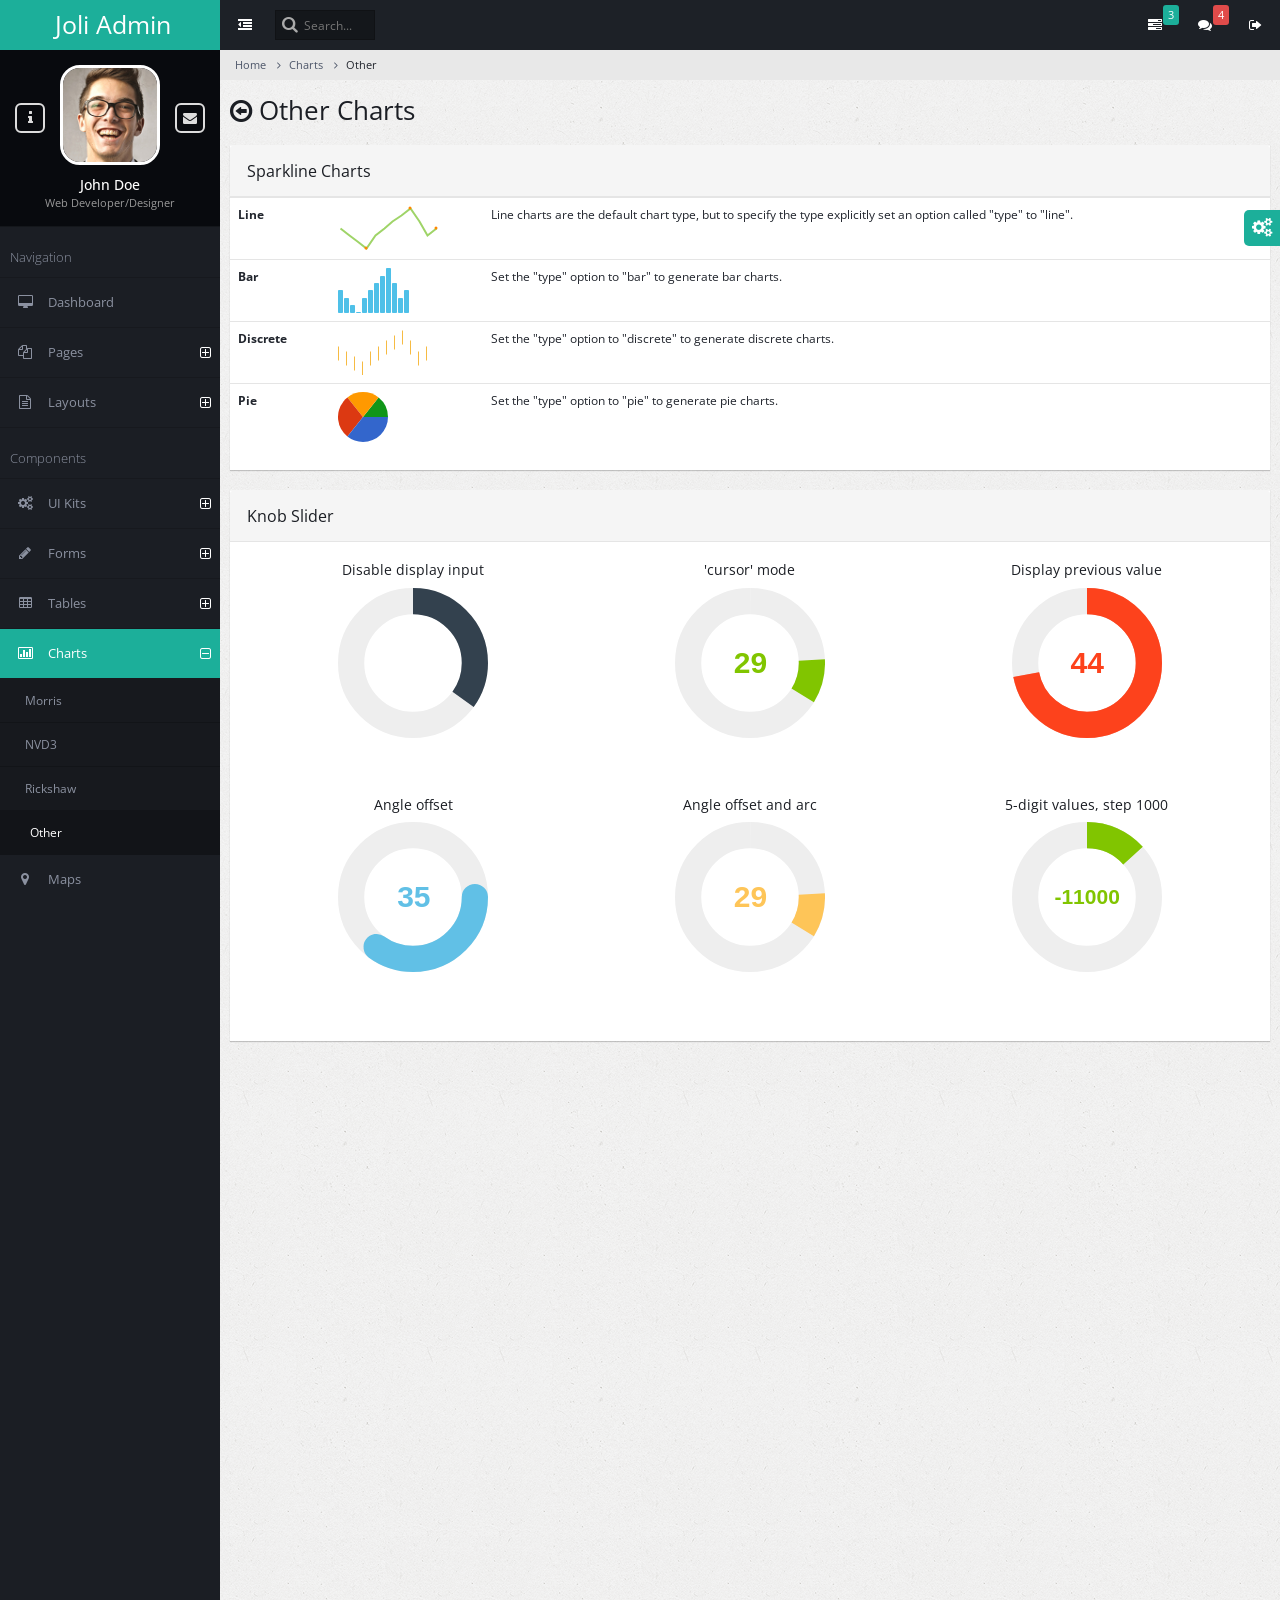
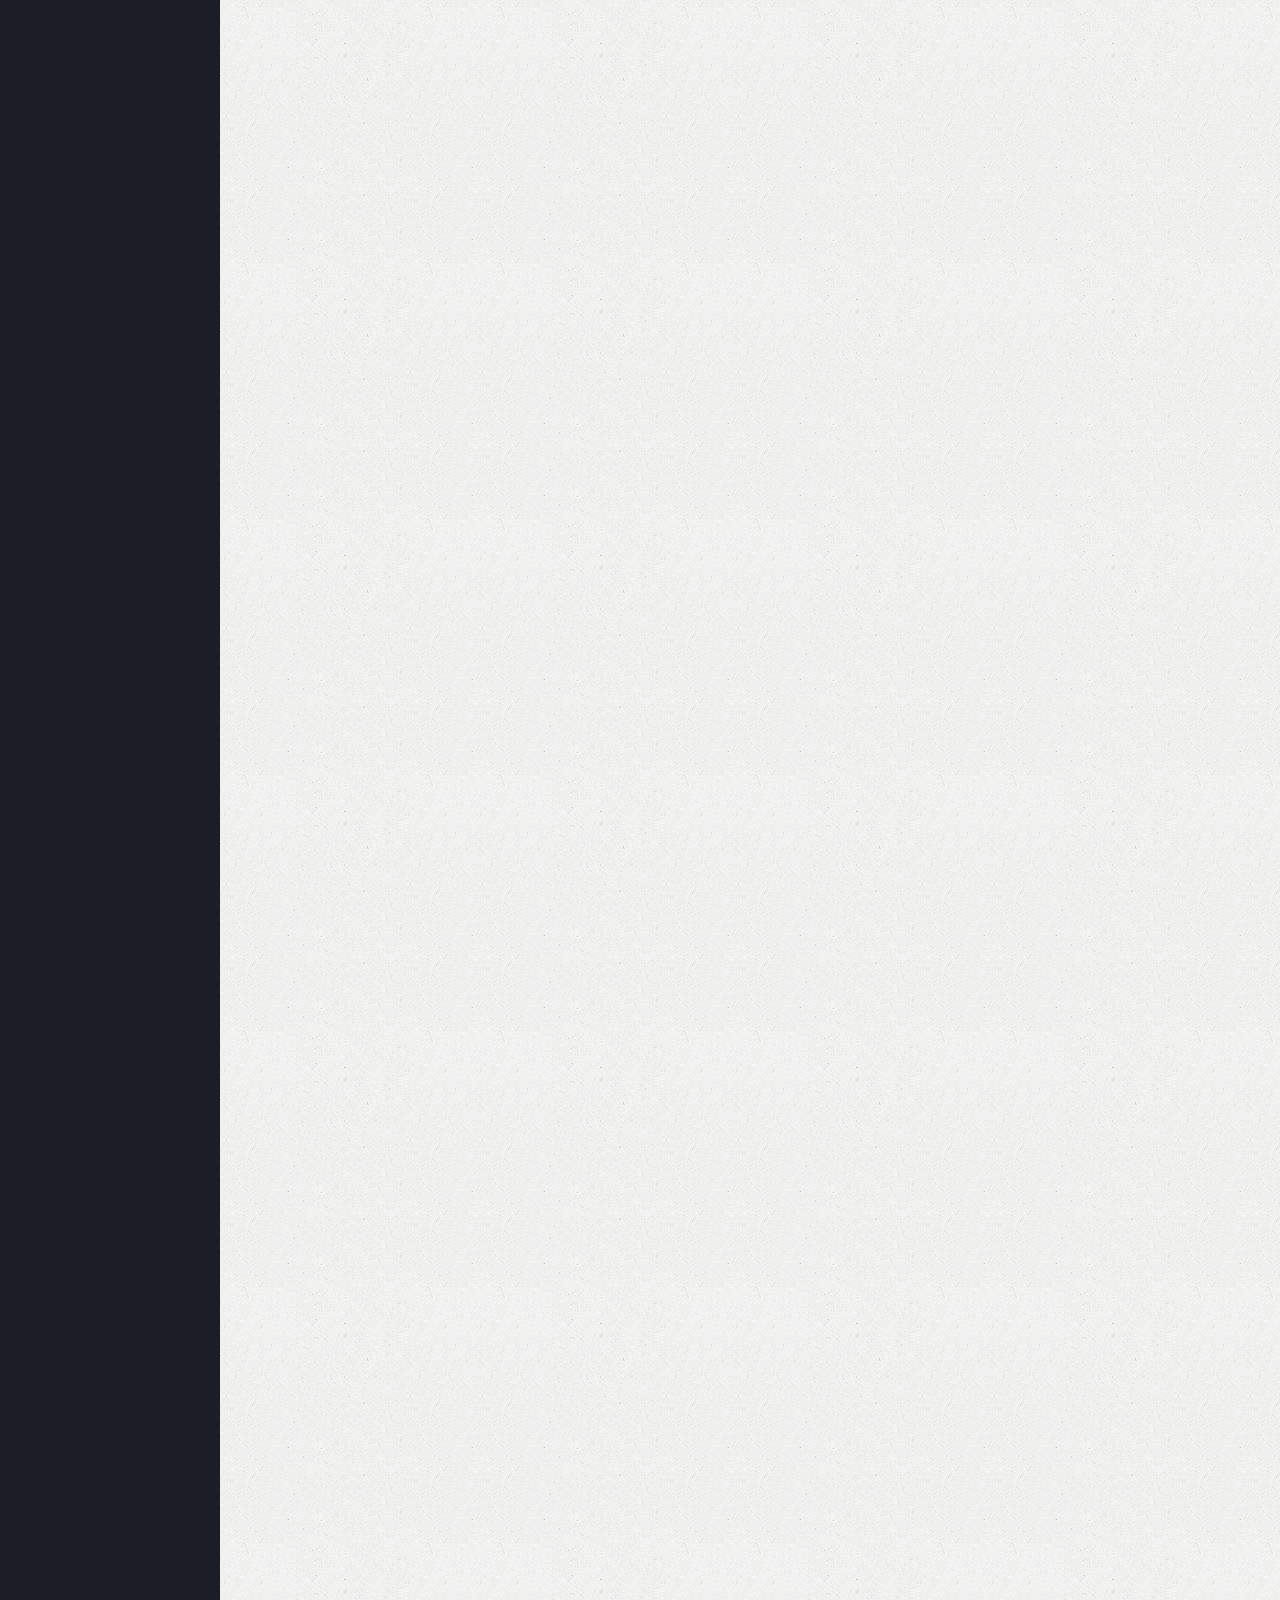
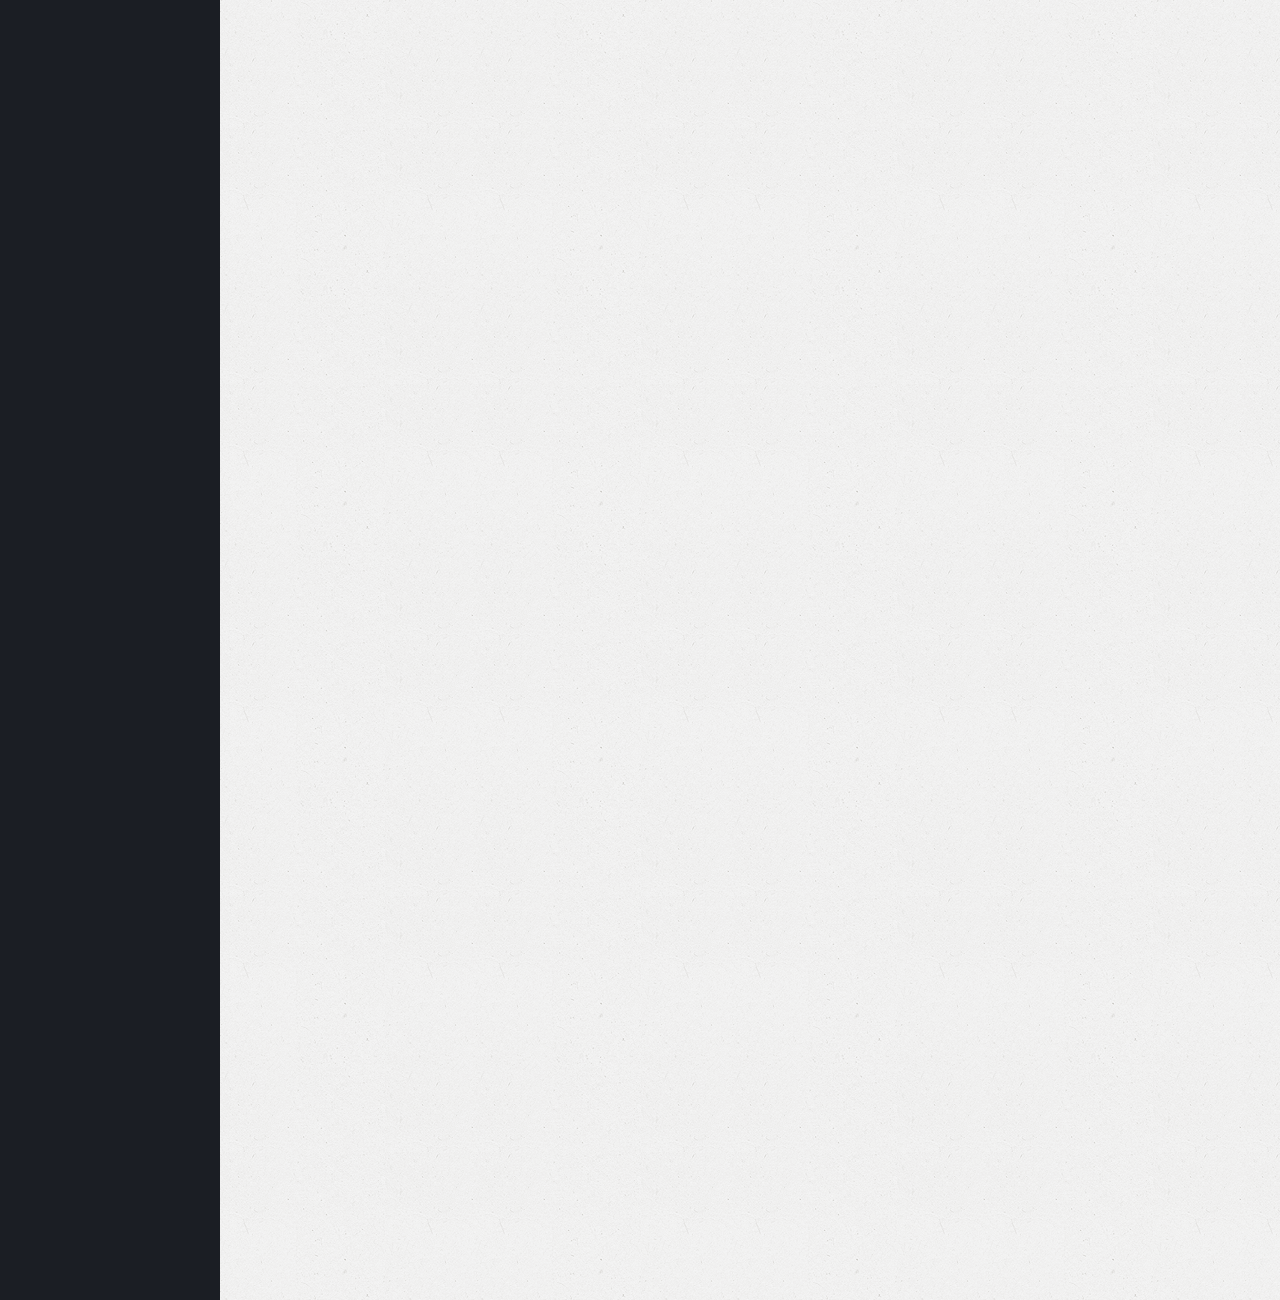
<file: BancoWeb/src/main/webapp/charts-other.html>
<!DOCTYPE html>
<html lang="en">
    <head>        
        <!-- META SECTION -->
        <title>Joli Admin - Responsive Bootstrap Admin Template</title>            
        <meta http-equiv="Content-Type" content="text/html; charset=utf-8" />
        <meta http-equiv="X-UA-Compatible" content="IE=edge" />
        <meta name="viewport" content="width=device-width, initial-scale=1" />
        
        <link rel="icon" href="favicon.ico" type="image/x-icon" />
        <!-- END META SECTION -->
        
        <!-- CSS INCLUDE -->        
        <link rel="stylesheet" type="text/css" id="theme" href="css/theme-default.css"/>
        <!-- EOF CSS INCLUDE -->                        
    </head>
    <body>
        <!-- START PAGE CONTAINER -->
        <div class="page-container">
            
            <!-- START PAGE SIDEBAR -->
            <div class="page-sidebar">
                <!-- START X-NAVIGATION -->
                <ul class="x-navigation">
                    <li class="xn-logo">
                        <a href="index.html">Joli Admin</a>
                        <a href="#" class="x-navigation-control"></a>
                    </li>
                    <li class="xn-profile">
                        <a href="#" class="profile-mini">
                            <img src="assets/images/users/avatar.jpg" alt="John Doe"/>
                        </a>
                        <div class="profile">
                            <div class="profile-image">
                                <img src="assets/images/users/avatar.jpg" alt="John Doe"/>
                            </div>
                            <div class="profile-data">
                                <div class="profile-data-name">John Doe</div>
                                <div class="profile-data-title">Web Developer/Designer</div>
                            </div>
                            <div class="profile-controls">
                                <a href="pages-profile.html" class="profile-control-left"><span class="fa fa-info"></span></a>
                                <a href="pages-messages.html" class="profile-control-right"><span class="fa fa-envelope"></span></a>
                            </div>
                        </div>                                                                        
                    </li>
                    <li class="xn-title">Navigation</li>                    
                    <li>
                        <a href="index.html"><span class="fa fa-desktop"></span> <span class="xn-text">Dashboard</span></a>
                    </li>
                    <li class="xn-openable">
                        <a href="#"><span class="fa fa-files-o"></span> <span class="xn-text">Pages</span></a>
                        <ul>
                            <li><a href="pages-gallery.html"><span class="fa fa-image"></span> Gallery</a></li>
                            <li><a href="pages-profile.html"><span class="fa fa-user"></span> Profile</a></li>
                            <li><a href="pages-address-book.html"><span class="fa fa-users"></span> Address Book</a></li>
                            <li class="xn-openable">
                                <a href="#"><span class="fa fa-clock-o"></span> Timeline</a>
                                <ul>
                                    <li><a href="pages-timeline.html"><span class="fa fa-align-center"></span> Default</a></li>
                                    <li><a href="pages-timeline-simple.html"><span class="fa fa-align-justify"></span> Full Width</a></li>
                                </ul>
                            </li>
                            <li class="xn-openable">
                                <a href="#"><span class="fa fa-envelope"></span> Mailbox</a>
                                <ul>
                                    <li><a href="pages-mailbox-inbox.html"><span class="fa fa-inbox"></span> Inbox</a></li>
                                    <li><a href="pages-mailbox-message.html"><span class="fa fa-file-text"></span> Message</a></li>
                                    <li><a href="pages-mailbox-compose.html"><span class="fa fa-pencil"></span> Compose</a></li>
                                </ul>
                            </li>
                            <li><a href="pages-messages.html"><span class="fa fa-comments"></span> Messages</a></li>
                            <li><a href="pages-calendar.html"><span class="fa fa-calendar"></span> Calendar</a></li>
                            <li><a href="pages-tasks.html"><span class="fa fa-edit"></span> Tasks</a></li>
                            <li><a href="pages-content-table.html"><span class="fa fa-columns"></span> Content Table</a></li>
                            <li><a href="pages-faq.html"><span class="fa fa-question-circle"></span> FAQ</a></li>
                            <li><a href="pages-search.html"><span class="fa fa-search"></span> Search</a></li>
                            <li class="xn-openable">
                                <a href="#"><span class="fa fa-file"></span> Blog</a>
                                
                                <ul>                                    
                                    <li><a href="pages-blog-list.html"><span class="fa fa-copy"></span> List of Posts</a></li>
                                    <li><a href="pages-blog-post.html"><span class="fa fa-file-o"></span>Single Post</a></li>
                                </ul>
                            </li>
                            <li class="xn-openable">
                                <a href="#"><span class="fa fa-sign-in"></span> Login</a>
                                <ul>                                    
                                    <li><a href="pages-login.html">App Login</a></li>
                                    <li><a href="pages-login-website.html">Website Login</a></li>
                                    <li><a href="pages-login-website-light.html"> Website Login Light</a></li>
                                </ul>
                            </li>                            
                            <li class="xn-openable">
                                <a href="#"><span class="fa fa-warning"></span> Error Pages</a>
                                <ul>                                    
                                    <li><a href="pages-error-404.html">Error 404 Sample 1</a></li>
                                    <li><a href="pages-error-404-2.html">Error 404 Sample 2</a></li>
                                    <li><a href="pages-error-500.html"> Error 500</a></li>
                                </ul>
                            </li>                            
                        </ul>
                    </li>
                    <li class="xn-openable">
                        <a href="#"><span class="fa fa-file-text-o"></span> <span class="xn-text">Layouts</span></a>
                        <ul>
                            <li><a href="layout-boxed.html">Boxed</a></li>
                            <li><a href="layout-nav-toggled.html">Navigation Toggled</a></li>
                            <li><a href="layout-nav-top.html">Navigation Top</a></li>
                            <li><a href="layout-nav-right.html">Navigation Right</a></li>
                            <li><a href="layout-nav-top-fixed.html">Top Navigation Fixed</a></li>                            
                            <li><a href="layout-nav-custom.html">Custom Navigation</a></li>
                            <li><a href="layout-frame-left.html">Frame Left Column</a></li>
                            <li><a href="layout-frame-right.html">Frame Right Column</a></li>
                            <li><a href="layout-search-left.html">Search Left Side</a></li>
                            <li><a href="blank.html">Blank Page</a></li>
                        </ul>
                    </li>                  
                    <li class="xn-title">Components</li>                    
                    <li class="xn-openable">
                        <a href="#"><span class="fa fa-cogs"></span> <span class="xn-text">UI Kits</span></a>
                        <ul>
                            <li><a href="ui-widgets.html"><span class="fa fa-heart"></span> Widgets</a></li>
                            <li><a href="ui-elements.html"><span class="fa fa-cogs"></span> Elements</a></li>
                            <li><a href="ui-buttons.html"><span class="fa fa-square-o"></span> Buttons</a></li>                            
                            <li><a href="ui-panels.html"><span class="fa fa-pencil-square-o"></span> Panels</a></li>
                            <li><a href="ui-icons.html"><span class="fa fa-magic"></span> Icons</a><div class="informer informer-warning">+679</div></li>
                            <li><a href="ui-typography.html"><span class="fa fa-pencil"></span> Typography</a></li>
                            <li><a href="ui-portlet.html"><span class="fa fa-th"></span> Portlet</a></li>
                            <li><a href="ui-sliders.html"><span class="fa fa-arrows-h"></span> Sliders</a></li>
                            <li><a href="ui-alerts-popups.html"><span class="fa fa-warning"></span> Alerts & Popups</a></li>                            
                            <li><a href="ui-lists.html"><span class="fa fa-list-ul"></span> Lists</a></li>
                            <li><a href="ui-tour.html"><span class="fa fa-random"></span> Tour</a></li>
                        </ul>
                    </li>                    
                    <li class="xn-openable">
                        <a href="#"><span class="fa fa-pencil"></span> <span class="xn-text">Forms</span></a>
                        <ul>
                            <li>
                                <a href="form-layouts-two-column.html"><span class="fa fa-tasks"></span> Form Layouts</a>
                                <div class="informer informer-danger">New</div>
                                <ul>
                                    <li><a href="form-layouts-one-column.html"><span class="fa fa-align-justify"></span> One Column</a></li>
                                    <li><a href="form-layouts-two-column.html"><span class="fa fa-th-large"></span> Two Column</a></li>
                                    <li><a href="form-layouts-tabbed.html"><span class="fa fa-table"></span> Tabbed</a></li>
                                    <li><a href="form-layouts-separated.html"><span class="fa fa-th-list"></span> Separated Rows</a></li>
                                </ul> 
                            </li>
                            <li><a href="form-elements.html"><span class="fa fa-file-text-o"></span> Elements</a></li>
                            <li><a href="form-validation.html"><span class="fa fa-list-alt"></span> Validation</a></li>
                            <li><a href="form-wizards.html"><span class="fa fa-arrow-right"></span> Wizards</a></li>
                            <li><a href="form-editors.html"><span class="fa fa-text-width"></span> WYSIWYG Editors</a></li>
                            <li><a href="form-file-handling.html"><span class="fa fa-floppy-o"></span> File Handling</a></li>
                        </ul>
                    </li>
                    <li class="xn-openable">
                        <a href="tables.html"><span class="fa fa-table"></span> <span class="xn-text">Tables</span></a>
                        <ul>                            
                            <li><a href="table-basic.html"><span class="fa fa-align-justify"></span> Basic</a></li>
                            <li><a href="table-datatables.html"><span class="fa fa-sort-alpha-desc"></span> Data Tables</a></li>
                            <li><a href="table-export.html"><span class="fa fa-download"></span> Export Tables</a></li>                            
                        </ul>
                    </li>
                    <li class="xn-openable active">
                        <a href="#"><span class="fa fa-bar-chart-o"></span> <span class="xn-text">Charts</span></a>
                        <ul>
                            <li><a href="charts-morris.html"><span class="xn-text">Morris</span></a></li>
                            <li><a href="charts-nvd3.html"><span class="xn-text">NVD3</span></a></li>
                            <li><a href="charts-rickshaw.html"><span class="xn-text">Rickshaw</span></a></li>
                            <li class="active"><a href="charts-other.html"><span class="xn-text">Other</span></a></li>                            
                        </ul>
                    </li>      
                    <li>
                        <a href="maps.html"><span class="fa fa-map-marker"></span> <span class="xn-text">Maps</span></a>
                    </li>                    
                    <li class="xn-openable">
                        <a href="#"><span class="fa fa-sitemap"></span> <span class="xn-text">Navigation Levels</span></a>
                        <ul>                            
                            <li class="xn-openable">
                                <a href="#">Second Level</a>
                                <ul>
                                    <li class="xn-openable">
                                        <a href="#">Third Level</a>
                                        <ul>
                                            <li class="xn-openable">
                                                <a href="#">Fourth Level</a>
                                                <ul>
                                                    <li><a href="#">Fifth Level</a></li>
                                                </ul>
                                            </li>
                                        </ul>
                                    </li>
                                </ul>
                            </li>                            
                        </ul>
                    </li>                    
                </ul>
                <!-- END X-NAVIGATION -->
            </div>
            <!-- END PAGE SIDEBAR -->
            
            <!-- PAGE CONTENT -->
            <div class="page-content">
                
                <!-- START X-NAVIGATION VERTICAL -->
                <ul class="x-navigation x-navigation-horizontal x-navigation-panel">
                    <!-- TOGGLE NAVIGATION -->
                    <li class="xn-icon-button">
                        <a href="#" class="x-navigation-minimize"><span class="fa fa-dedent"></span></a>
                    </li>
                    <!-- END TOGGLE NAVIGATION -->
                    <!-- SEARCH -->
                    <li class="xn-search">
                        <form role="form">
                            <input type="text" name="search" placeholder="Search..."/>
                        </form>
                    </li>   
                    <!-- END SEARCH -->
                    <!-- SIGN OUT -->
                    <li class="xn-icon-button pull-right">
                        <a href="#" class="mb-control" data-box="#mb-signout"><span class="fa fa-sign-out"></span></a>                        
                    </li> 
                    <!-- END SIGN OUT -->
                    <!-- MESSAGES -->
                    <li class="xn-icon-button pull-right">
                        <a href="#"><span class="fa fa-comments"></span></a>
                        <div class="informer informer-danger">4</div>
                        <div class="panel panel-primary animated zoomIn xn-drop-left xn-panel-dragging">
                            <div class="panel-heading">
                                <h3 class="panel-title"><span class="fa fa-comments"></span> Messages</h3>                                
                                <div class="pull-right">
                                    <span class="label label-danger">4 new</span>
                                </div>
                            </div>
                            <div class="panel-body list-group list-group-contacts scroll" style="height: 200px;">
                                <a href="#" class="list-group-item">
                                    <div class="list-group-status status-online"></div>
                                    <img src="assets/images/users/user2.jpg" class="pull-left" alt="John Doe"/>
                                    <span class="contacts-title">John Doe</span>
                                    <p>Praesent placerat tellus id augue condimentum</p>
                                </a>
                                <a href="#" class="list-group-item">
                                    <div class="list-group-status status-away"></div>
                                    <img src="assets/images/users/user.jpg" class="pull-left" alt="Dmitry Ivaniuk"/>
                                    <span class="contacts-title">Dmitry Ivaniuk</span>
                                    <p>Donec risus sapien, sagittis et magna quis</p>
                                </a>
                                <a href="#" class="list-group-item">
                                    <div class="list-group-status status-away"></div>
                                    <img src="assets/images/users/user3.jpg" class="pull-left" alt="Nadia Ali"/>
                                    <span class="contacts-title">Nadia Ali</span>
                                    <p>Mauris vel eros ut nunc rhoncus cursus sed</p>
                                </a>
                                <a href="#" class="list-group-item">
                                    <div class="list-group-status status-offline"></div>
                                    <img src="assets/images/users/user6.jpg" class="pull-left" alt="Darth Vader"/>
                                    <span class="contacts-title">Darth Vader</span>
                                    <p>I want my money back!</p>
                                </a>
                            </div>     
                            <div class="panel-footer text-center">
                                <a href="pages-messages.html">Show all messages</a>
                            </div>                            
                        </div>                        
                    </li>
                    <!-- END MESSAGES -->
                    <!-- TASKS -->
                    <li class="xn-icon-button pull-right">
                        <a href="#"><span class="fa fa-tasks"></span></a>
                        <div class="informer informer-warning">3</div>
                        <div class="panel panel-primary animated zoomIn xn-drop-left xn-panel-dragging">
                            <div class="panel-heading">
                                <h3 class="panel-title"><span class="fa fa-tasks"></span> Tasks</h3>                                
                                <div class="pull-right">
                                    <span class="label label-warning">3 active</span>
                                </div>
                            </div>
                            <div class="panel-body list-group scroll" style="height: 200px;">                                
                                <a class="list-group-item" href="#">
                                    <strong>Phasellus augue arcu, elementum</strong>
                                    <div class="progress progress-small progress-striped active">
                                        <div class="progress-bar progress-bar-danger" role="progressbar" aria-valuenow="50" aria-valuemin="0" aria-valuemax="100" style="width: 50%;">50%</div>
                                    </div>
                                    <small class="text-muted">John Doe, 25 Sep 2014 / 50%</small>
                                </a>
                                <a class="list-group-item" href="#">
                                    <strong>Aenean ac cursus</strong>
                                    <div class="progress progress-small progress-striped active">
                                        <div class="progress-bar progress-bar-warning" role="progressbar" aria-valuenow="80" aria-valuemin="0" aria-valuemax="100" style="width: 80%;">80%</div>
                                    </div>
                                    <small class="text-muted">Dmitry Ivaniuk, 24 Sep 2014 / 80%</small>
                                </a>
                                <a class="list-group-item" href="#">
                                    <strong>Lorem ipsum dolor</strong>
                                    <div class="progress progress-small progress-striped active">
                                        <div class="progress-bar progress-bar-success" role="progressbar" aria-valuenow="95" aria-valuemin="0" aria-valuemax="100" style="width: 95%;">95%</div>
                                    </div>
                                    <small class="text-muted">John Doe, 23 Sep 2014 / 95%</small>
                                </a>
                                <a class="list-group-item" href="#">
                                    <strong>Cras suscipit ac quam at tincidunt.</strong>
                                    <div class="progress progress-small">
                                        <div class="progress-bar" role="progressbar" aria-valuenow="100" aria-valuemin="0" aria-valuemax="100" style="width: 100%;">100%</div>
                                    </div>
                                    <small class="text-muted">John Doe, 21 Sep 2014 /</small><small class="text-success"> Done</small>
                                </a>                                
                            </div>     
                            <div class="panel-footer text-center">
                                <a href="pages-tasks.html">Show all tasks</a>
                            </div>                            
                        </div>                        
                    </li>
                    <!-- END TASKS -->
                </ul>
                <!-- END X-NAVIGATION VERTICAL -->                    
                
                <!-- START BREADCRUMB -->
                <ul class="breadcrumb">
                    <li><a href="#">Home</a></li>
                    <li><a href="#">Charts</a></li>
                    <li class="active">Other</li>
                </ul>
                <!-- END BREADCRUMB -->                
                
                <!-- PAGE TITLE -->
                <div class="page-title">                    
                    <h2><span class="fa fa-arrow-circle-o-left"></span> Other Charts</h2>
                </div>
                <!-- END PAGE TITLE -->                
                
                <!-- PAGE CONTENT WRAPPER -->
                <div class="page-content-wrap">                
                
                    <div class="row">

                        <div class="col-md-12">

                            <!-- START SPARKLINE CHARTS -->
                            <div class="panel panel-default">
                                <div class="panel-heading">
                                    <h3 class="panel-title">Sparkline Charts</h3>
                                </div>
                                <div class="block-content">                                    
                                    <table class="table">
                                        <tr>
                                            <td width="100"><strong>Line</strong></td>
                                            <td><span class="sparkline" sparkFillColor="#FFF" sparkLineWidth="2" sparkLineColor="#9FD468" sparkWidth="100" sparkHeight="45" >5,4,3,2,4,5,6,7,8,6,4,5</span></td>
                                            <td>Line charts are the default chart type, but to specify the type explicitly set an option called "type" to "line".</td>
                                        </tr>
                                        <tr>
                                            <td><strong>Bar</strong></td>
                                            <td><span class="sparkline" sparkType="bar" sparkBarColor="#4FC0E8" sparkWidth="100" sparkHeight="45" sparkBarWidth="5">5,4,3,2,4,5,6,7,8,6,4,5</span></td>
                                            <td>Set the "type" option to "bar" to generate bar charts. </td>
                                        </tr>
                                        <tr>
                                            <td width="100"><strong>Discrete</strong></td>
                                            <td><span class="sparkline" sparkType="discrete" sparkLineColor="#F6BB43" sparkWidth="100" sparkHeight="45" >5,4,3,2,4,5,6,7,8,6,4,5</span></td>
                                            <td>Set the "type" option to "discrete" to generate discrete charts.</td>
                                        </tr>
                                        <tr>
                                            <td width="100"><strong>Pie</strong></td>
                                            <td><span class="sparkline" sparkType="pie" sparkWidth="50" sparkHeight="50" >5,4,3,2</span></td>
                                            <td>Set the "type" option to "pie" to generate pie charts.</td>
                                        </tr>
                                    </table>
                                </div>
                            </div>
                            <!-- END SPARKLINE CHARTS -->

                            <!-- START KNOB SLIDER -->
                            <div class="panel panel-default">
                                <div class="panel-heading">
                                    <h3 class="panel-title">Knob Slider</h3>
                                </div>                            
                                <div class="panel-body">

                                    <div class="row">
                                        <div class="col-md-4 text-center">
                                            <h5>Disable display input</h5>
                                            <input class="knob" data-width="150" data-fgColor="#33414E" data-displayInput=false value="35"/>                                        
                                        </div>
                                        <div class="col-md-4 text-center">
                                            <h5>'cursor' mode</h5>
                                            <input class="knob" data-width="150" data-cursor=true data-fgColor="#81C500" value="29"/>                                        
                                        </div>
                                        <div class="col-md-4 text-center">
                                            <h5>Display previous value</h5>
                                            <input class="knob" data-width="150" data-min="-100" data-fgColor="#FD421C" data-displayPrevious=true value="44"/>
                                        </div>
                                    </div>                                                                    

                                    <div class="row">
                                        <div class="col-md-4 text-center">
                                            <h5>Angle offset</h5>
                                            <input class="knob" data-width="150" data-angleOffset="90" data-linecap="round" data-fgColor="#61C0E6" value="35"/>
                                        </div>
                                        <div class="col-md-4 text-center">
                                            <h5>Angle offset and arc</h5>
                                            <input class="knob" data-width="150" data-cursor=true data-fgColor="#FEC558" value="29"/>                                        
                                        </div>
                                        <div class="col-md-4 text-center">
                                            <h5>5-digit values, step 1000</h5>
                                            <input class="knob" data-width="150" data-min="-15000" data-displayPrevious=true data-max="15000" data-step="1000" value="-11000" data-fgColor="#81C500"/>                                         
                                        </div>
                                    </div>

                                </div>
                            </div>
                            <!-- END KNOB SLIDER -->

                        </div>

                    </div>
                
                </div>
                <!-- END PAGE CONTENT WRAPPER -->                                
            </div>            
            <!-- END PAGE CONTENT -->
        </div>
        <!-- END PAGE CONTAINER -->
        
        <!-- MESSAGE BOX-->
        <div class="message-box animated fadeIn" data-sound="alert" id="mb-signout">
            <div class="mb-container">
                <div class="mb-middle">
                    <div class="mb-title"><span class="fa fa-sign-out"></span> Log <strong>Out</strong> ?</div>
                    <div class="mb-content">
                        <p>Are you sure you want to log out?</p>                    
                        <p>Press No if youwant to continue work. Press Yes to logout current user.</p>
                    </div>
                    <div class="mb-footer">
                        <div class="pull-right">
                            <a href="pages-login.html" class="btn btn-success btn-lg">Yes</a>
                            <button class="btn btn-default btn-lg mb-control-close">No</button>
                        </div>
                    </div>
                </div>
            </div>
        </div>
        <!-- END MESSAGE BOX-->

        <!-- START PRELOADS -->
        <audio id="audio-alert" src="audio/alert.mp3" preload="auto"></audio>
        <audio id="audio-fail" src="audio/fail.mp3" preload="auto"></audio>
        <!-- END PRELOADS -->              
        
    <!-- START SCRIPTS -->
        <!-- START PLUGINS -->
        <script type="text/javascript" src="js/plugins/jquery/jquery.min.js"></script>
        <script type="text/javascript" src="js/plugins/jquery/jquery-ui.min.js"></script>
        <script type="text/javascript" src="js/plugins/bootstrap/bootstrap.min.js"></script>        
        <!-- END PLUGINS -->
        
        <!-- START THIS PAGE PLUGINS-->        
        <script type='text/javascript' src='js/plugins/icheck/icheck.min.js'></script>
        <script type="text/javascript" src="js/plugins/mcustomscrollbar/jquery.mCustomScrollbar.min.js"></script>
        
        <script type="text/javascript" src="js/plugins/sparkline/jquery.sparkline.min.js"></script>
        <script type="text/javascript" src="js/plugins/knob/jquery.knob.min.js"></script>
        <!-- END THIS PAGE PLUGINS-->        
        
        <!-- START TEMPLATE -->
        <script type="text/javascript" src="js/settings.js"></script>
        
        <script type="text/javascript" src="js/plugins.js"></script>        
        <script type="text/javascript" src="js/actions.js"></script>
        <!-- END TEMPLATE -->
    <!-- END SCRIPTS -->        
    </body>
</html>
</file>
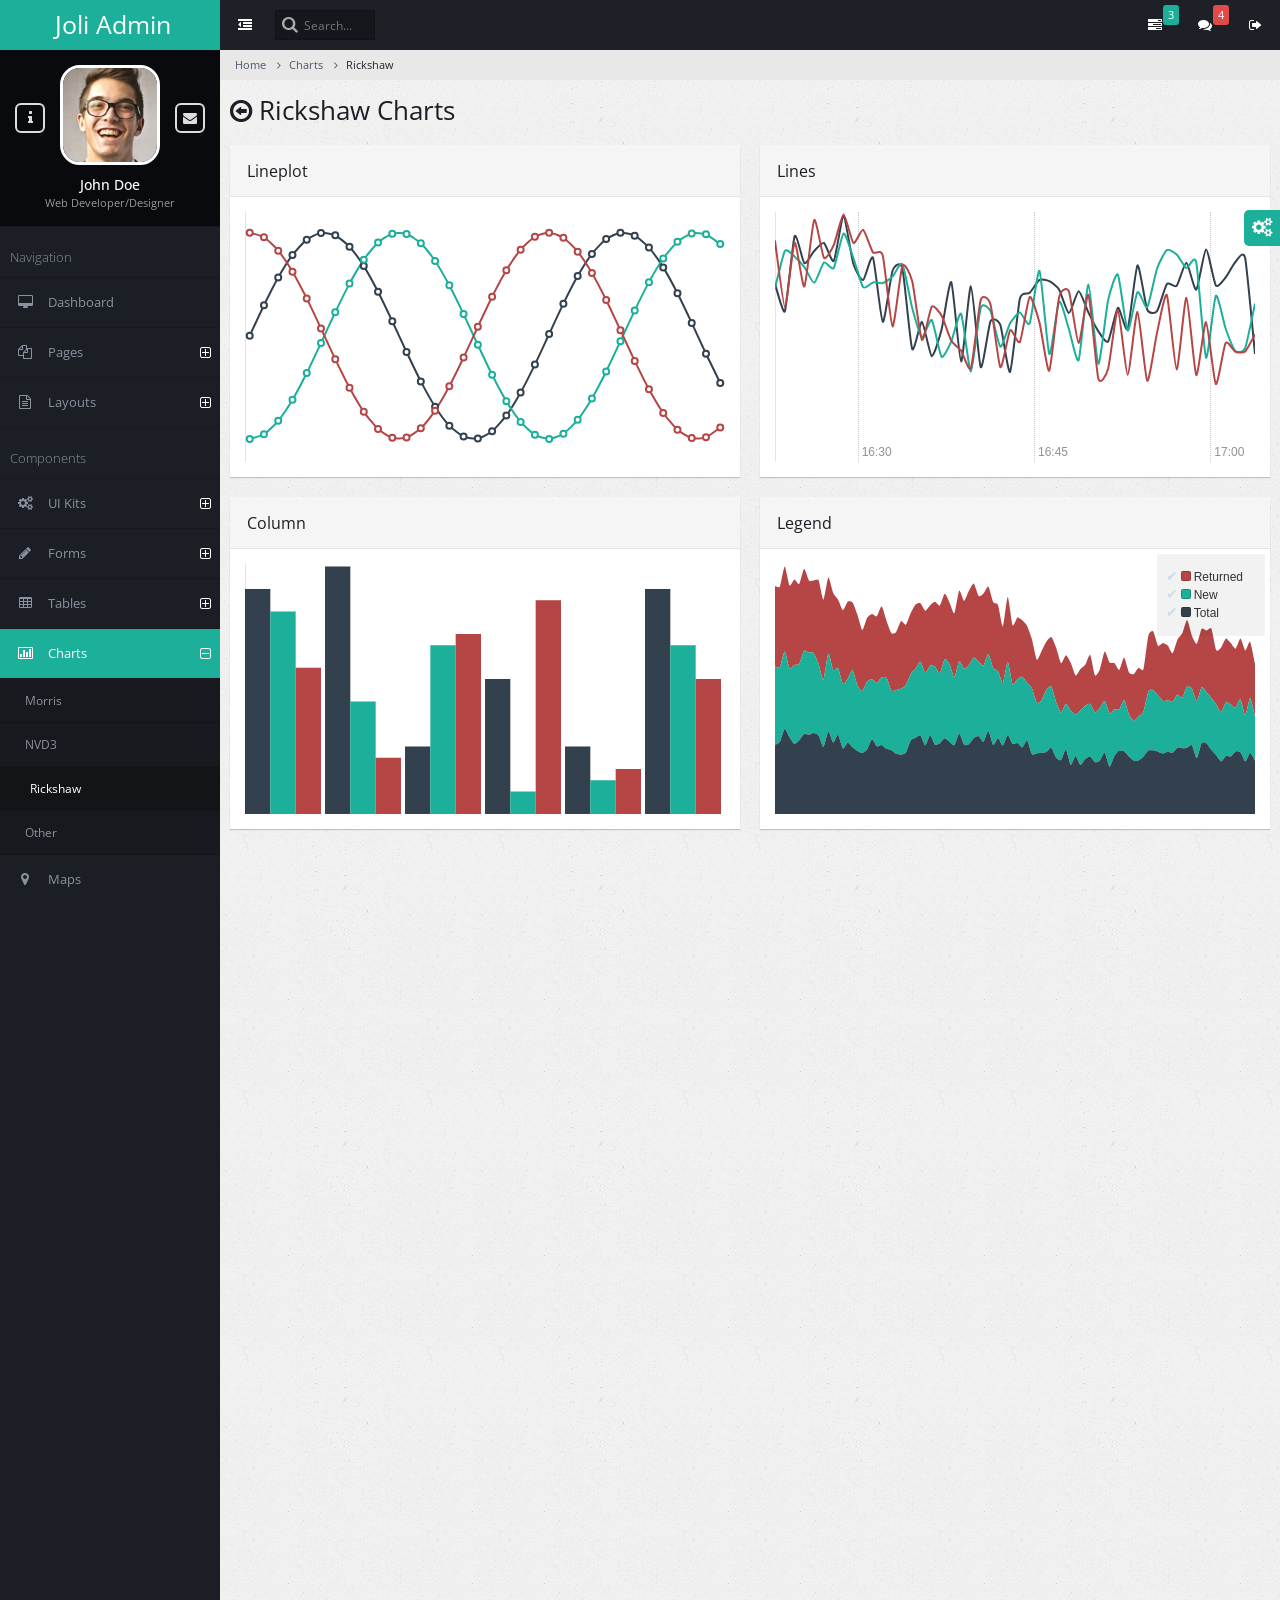
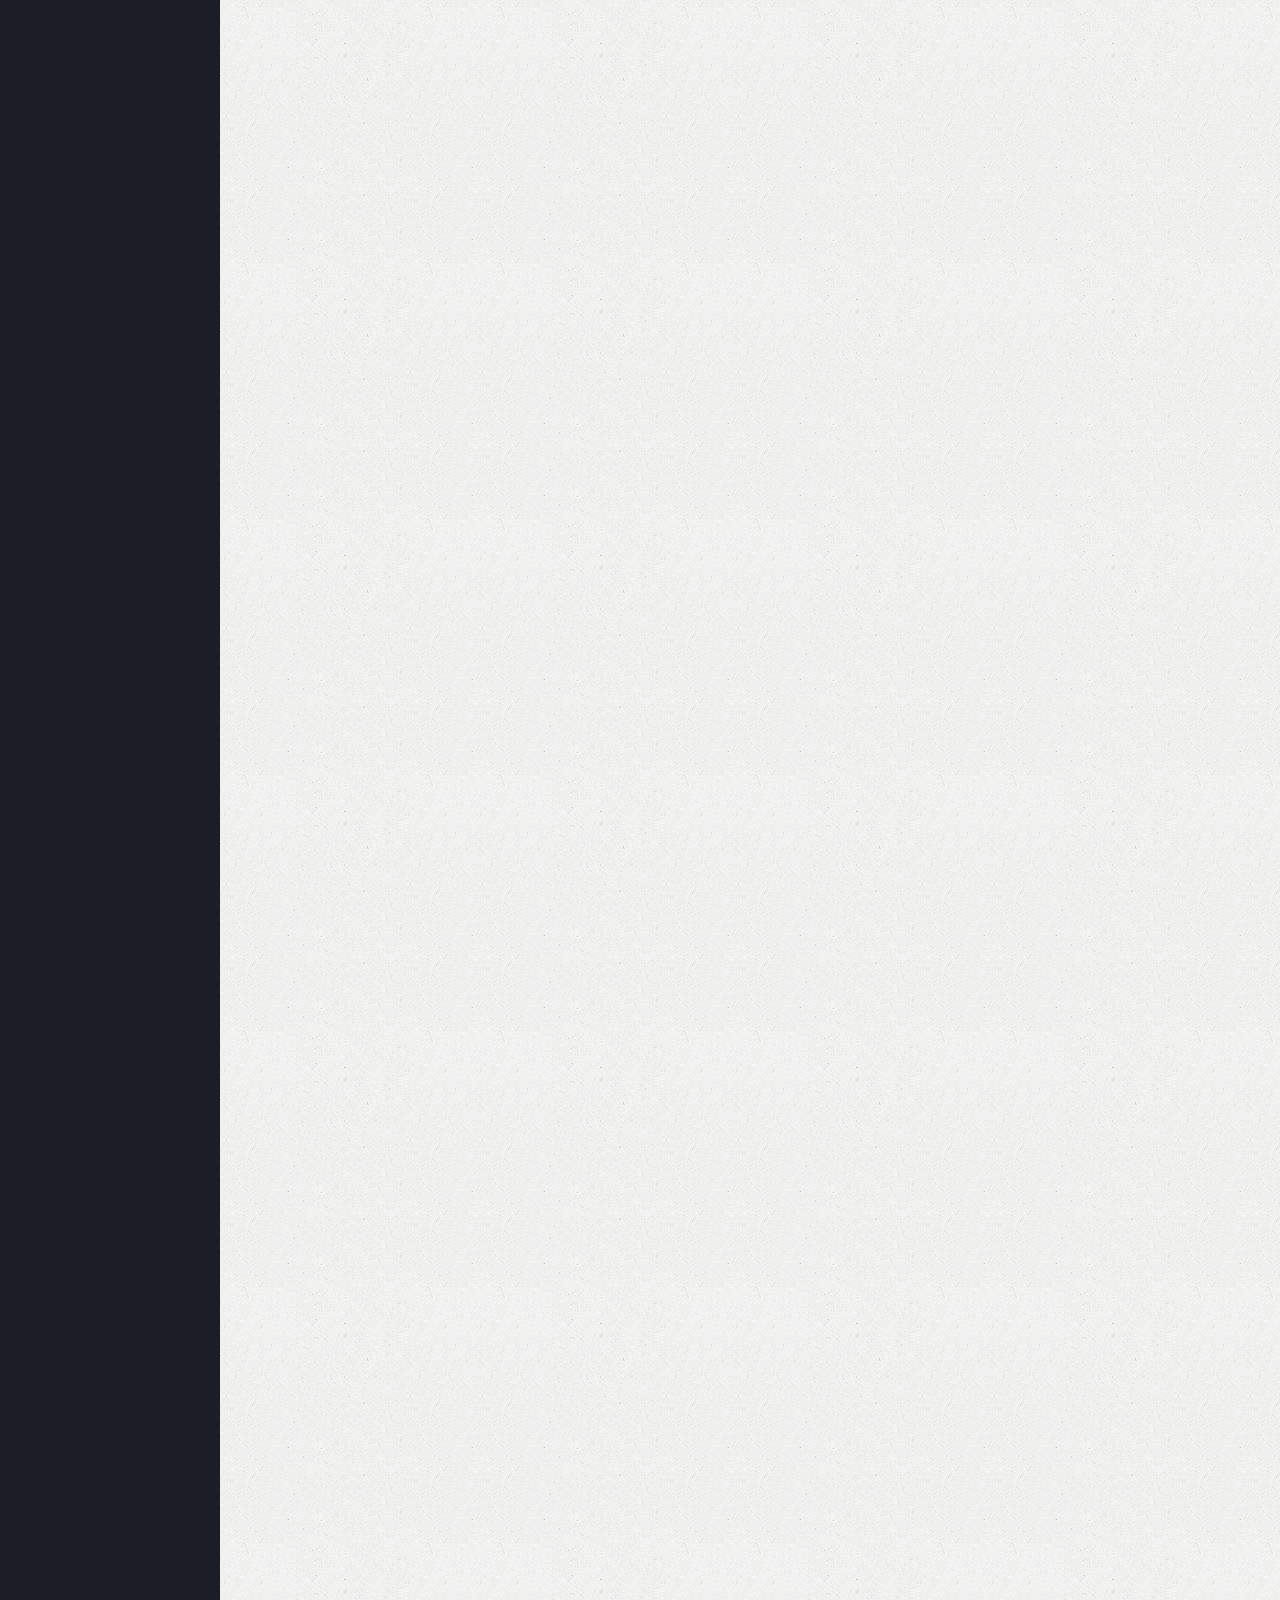
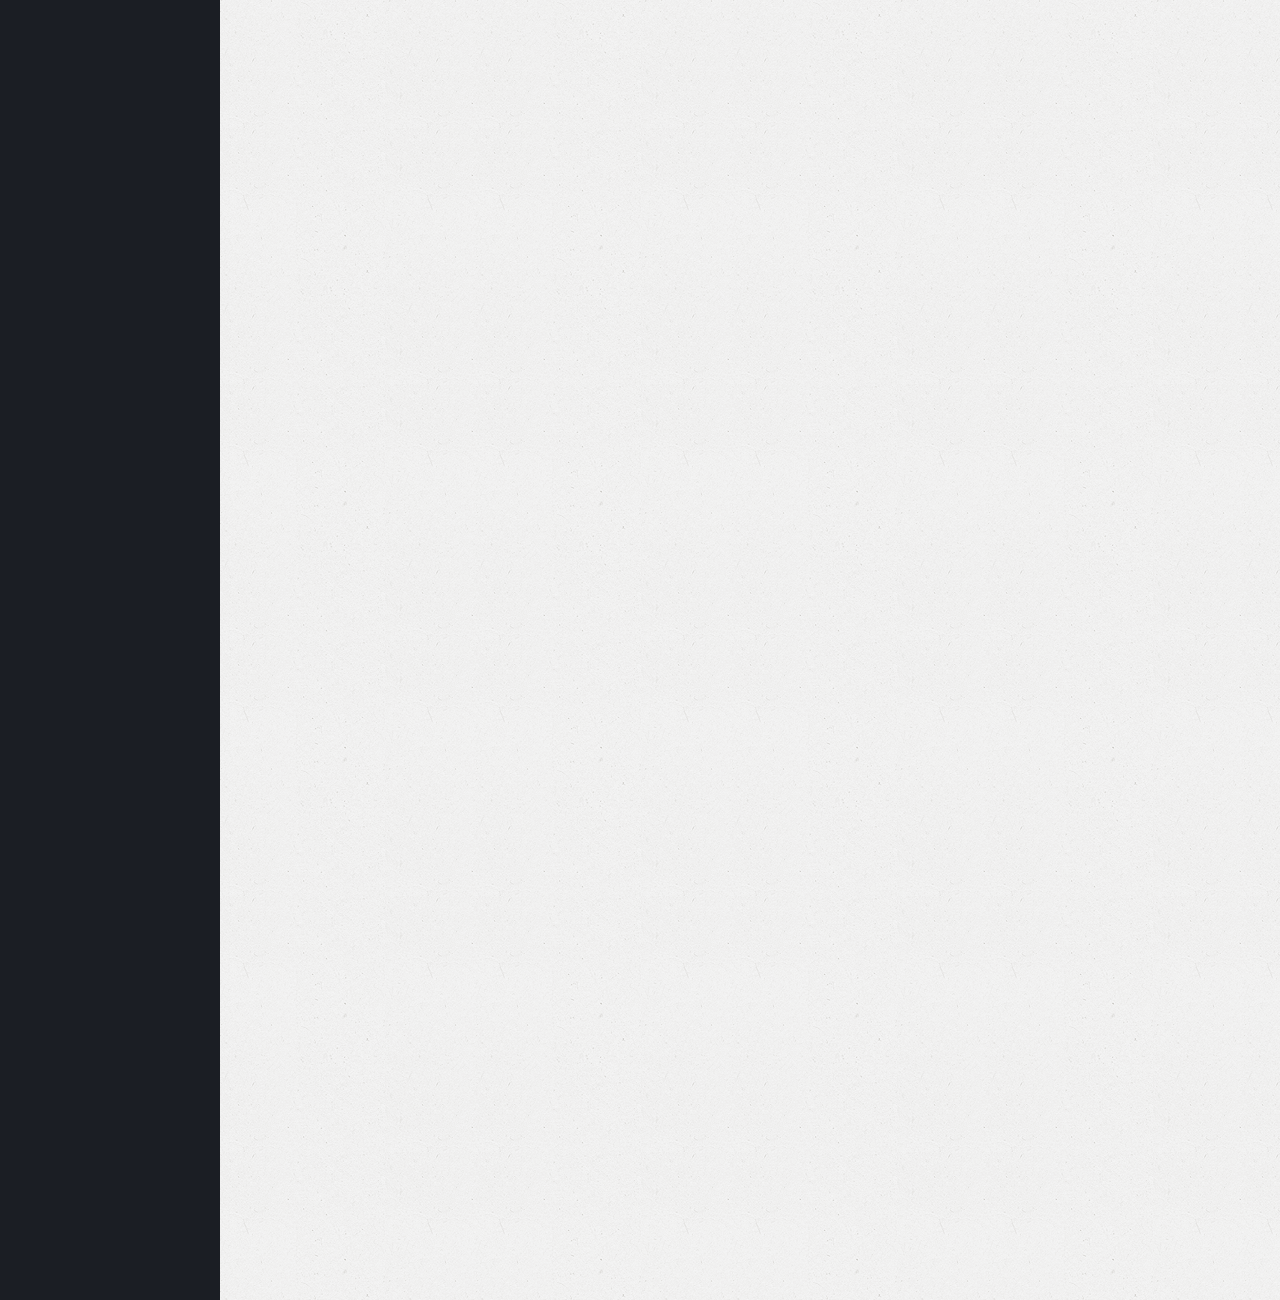
<file: BancoWeb/src/main/webapp/charts-rickshaw.html>
<!DOCTYPE html>
<html lang="en">
    <head>        
        <!-- META SECTION -->
        <title>Joli Admin - Responsive Bootstrap Admin Template</title>            
        <meta http-equiv="Content-Type" content="text/html; charset=utf-8" />
        <meta http-equiv="X-UA-Compatible" content="IE=edge" />
        <meta name="viewport" content="width=device-width, initial-scale=1" />
        
        <link rel="icon" href="favicon.ico" type="image/x-icon" />
        <!-- END META SECTION -->
        
        <!-- CSS INCLUDE -->        
        <link rel="stylesheet" type="text/css" id="theme" href="css/theme-default.css"/>
        <!-- EOF CSS INCLUDE -->                       
    </head>
    <body>
        <!-- START PAGE CONTAINER -->
        <div class="page-container">
            
            <!-- START PAGE SIDEBAR -->
            <div class="page-sidebar">
                <!-- START X-NAVIGATION -->
                <ul class="x-navigation">
                    <li class="xn-logo">
                        <a href="index.html">Joli Admin</a>
                        <a href="#" class="x-navigation-control"></a>
                    </li>
                    <li class="xn-profile">
                        <a href="#" class="profile-mini">
                            <img src="assets/images/users/avatar.jpg" alt="John Doe"/>
                        </a>
                        <div class="profile">
                            <div class="profile-image">
                                <img src="assets/images/users/avatar.jpg" alt="John Doe"/>
                            </div>
                            <div class="profile-data">
                                <div class="profile-data-name">John Doe</div>
                                <div class="profile-data-title">Web Developer/Designer</div>
                            </div>
                            <div class="profile-controls">
                                <a href="pages-profile.html" class="profile-control-left"><span class="fa fa-info"></span></a>
                                <a href="pages-messages.html" class="profile-control-right"><span class="fa fa-envelope"></span></a>
                            </div>
                        </div>                                                                        
                    </li>
                    <li class="xn-title">Navigation</li>                    
                    <li>
                        <a href="index.html"><span class="fa fa-desktop"></span> <span class="xn-text">Dashboard</span></a>
                    </li>
                    <li class="xn-openable">
                        <a href="#"><span class="fa fa-files-o"></span> <span class="xn-text">Pages</span></a>
                        <ul>
                            <li><a href="pages-gallery.html"><span class="fa fa-image"></span> Gallery</a></li>
                            <li><a href="pages-profile.html"><span class="fa fa-user"></span> Profile</a></li>
                            <li><a href="pages-address-book.html"><span class="fa fa-users"></span> Address Book</a></li>
                            <li class="xn-openable">
                                <a href="#"><span class="fa fa-clock-o"></span> Timeline</a>
                                <ul>
                                    <li><a href="pages-timeline.html"><span class="fa fa-align-center"></span> Default</a></li>
                                    <li><a href="pages-timeline-simple.html"><span class="fa fa-align-justify"></span> Full Width</a></li>
                                </ul>
                            </li>
                            <li class="xn-openable">
                                <a href="#"><span class="fa fa-envelope"></span> Mailbox</a>
                                <ul>
                                    <li><a href="pages-mailbox-inbox.html"><span class="fa fa-inbox"></span> Inbox</a></li>
                                    <li><a href="pages-mailbox-message.html"><span class="fa fa-file-text"></span> Message</a></li>
                                    <li><a href="pages-mailbox-compose.html"><span class="fa fa-pencil"></span> Compose</a></li>
                                </ul>
                            </li>
                            <li><a href="pages-messages.html"><span class="fa fa-comments"></span> Messages</a></li>
                            <li><a href="pages-calendar.html"><span class="fa fa-calendar"></span> Calendar</a></li>
                            <li><a href="pages-tasks.html"><span class="fa fa-edit"></span> Tasks</a></li>
                            <li><a href="pages-content-table.html"><span class="fa fa-columns"></span> Content Table</a></li>
                            <li><a href="pages-faq.html"><span class="fa fa-question-circle"></span> FAQ</a></li>
                            <li><a href="pages-search.html"><span class="fa fa-search"></span> Search</a></li>
                            <li class="xn-openable">
                                <a href="#"><span class="fa fa-file"></span> Blog</a>
                                
                                <ul>                                    
                                    <li><a href="pages-blog-list.html"><span class="fa fa-copy"></span> List of Posts</a></li>
                                    <li><a href="pages-blog-post.html"><span class="fa fa-file-o"></span>Single Post</a></li>
                                </ul>
                            </li>
                            <li class="xn-openable">
                                <a href="#"><span class="fa fa-sign-in"></span> Login</a>
                                <ul>                                    
                                    <li><a href="pages-login.html">App Login</a></li>
                                    <li><a href="pages-login-website.html">Website Login</a></li>
                                    <li><a href="pages-login-website-light.html"> Website Login Light</a></li>
                                </ul>
                            </li>                            
                            <li class="xn-openable">
                                <a href="#"><span class="fa fa-warning"></span> Error Pages</a>
                                <ul>                                    
                                    <li><a href="pages-error-404.html">Error 404 Sample 1</a></li>
                                    <li><a href="pages-error-404-2.html">Error 404 Sample 2</a></li>
                                    <li><a href="pages-error-500.html"> Error 500</a></li>
                                </ul>
                            </li>                            
                        </ul>
                    </li>
                    <li class="xn-openable">
                        <a href="#"><span class="fa fa-file-text-o"></span> <span class="xn-text">Layouts</span></a>
                        <ul>
                            <li><a href="layout-boxed.html">Boxed</a></li>
                            <li><a href="layout-nav-toggled.html">Navigation Toggled</a></li>
                            <li><a href="layout-nav-top.html">Navigation Top</a></li>
                            <li><a href="layout-nav-right.html">Navigation Right</a></li>
                            <li><a href="layout-nav-top-fixed.html">Top Navigation Fixed</a></li>                            
                            <li><a href="layout-nav-custom.html">Custom Navigation</a></li>
                            <li><a href="layout-frame-left.html">Frame Left Column</a></li>
                            <li><a href="layout-frame-right.html">Frame Right Column</a></li>
                            <li><a href="layout-search-left.html">Search Left Side</a></li>
                            <li><a href="blank.html">Blank Page</a></li>
                        </ul>
                    </li>                  
                    <li class="xn-title">Components</li>                    
                    <li class="xn-openable">
                        <a href="#"><span class="fa fa-cogs"></span> <span class="xn-text">UI Kits</span></a>
                        <ul>
                            <li><a href="ui-widgets.html"><span class="fa fa-heart"></span> Widgets</a></li>
                            <li><a href="ui-elements.html"><span class="fa fa-cogs"></span> Elements</a></li>
                            <li><a href="ui-buttons.html"><span class="fa fa-square-o"></span> Buttons</a></li>                            
                            <li><a href="ui-panels.html"><span class="fa fa-pencil-square-o"></span> Panels</a></li>
                            <li><a href="ui-icons.html"><span class="fa fa-magic"></span> Icons</a><div class="informer informer-warning">+679</div></li>
                            <li><a href="ui-typography.html"><span class="fa fa-pencil"></span> Typography</a></li>
                            <li><a href="ui-portlet.html"><span class="fa fa-th"></span> Portlet</a></li>
                            <li><a href="ui-sliders.html"><span class="fa fa-arrows-h"></span> Sliders</a></li>
                            <li><a href="ui-alerts-popups.html"><span class="fa fa-warning"></span> Alerts & Popups</a></li>                            
                            <li><a href="ui-lists.html"><span class="fa fa-list-ul"></span> Lists</a></li>
                            <li><a href="ui-tour.html"><span class="fa fa-random"></span> Tour</a></li>
                        </ul>
                    </li>                    
                    <li class="xn-openable">
                        <a href="#"><span class="fa fa-pencil"></span> <span class="xn-text">Forms</span></a>
                        <ul>
                            <li>
                                <a href="form-layouts-two-column.html"><span class="fa fa-tasks"></span> Form Layouts</a>
                                <div class="informer informer-danger">New</div>
                                <ul>
                                    <li><a href="form-layouts-one-column.html"><span class="fa fa-align-justify"></span> One Column</a></li>
                                    <li><a href="form-layouts-two-column.html"><span class="fa fa-th-large"></span> Two Column</a></li>
                                    <li><a href="form-layouts-tabbed.html"><span class="fa fa-table"></span> Tabbed</a></li>
                                    <li><a href="form-layouts-separated.html"><span class="fa fa-th-list"></span> Separated Rows</a></li>
                                </ul> 
                            </li>
                            <li><a href="form-elements.html"><span class="fa fa-file-text-o"></span> Elements</a></li>
                            <li><a href="form-validation.html"><span class="fa fa-list-alt"></span> Validation</a></li>
                            <li><a href="form-wizards.html"><span class="fa fa-arrow-right"></span> Wizards</a></li>
                            <li><a href="form-editors.html"><span class="fa fa-text-width"></span> WYSIWYG Editors</a></li>
                            <li><a href="form-file-handling.html"><span class="fa fa-floppy-o"></span> File Handling</a></li>
                        </ul>
                    </li>
                    <li class="xn-openable">
                        <a href="tables.html"><span class="fa fa-table"></span> <span class="xn-text">Tables</span></a>
                        <ul>                            
                            <li><a href="table-basic.html"><span class="fa fa-align-justify"></span> Basic</a></li>
                            <li><a href="table-datatables.html"><span class="fa fa-sort-alpha-desc"></span> Data Tables</a></li>
                            <li><a href="table-export.html"><span class="fa fa-download"></span> Export Tables</a></li>                            
                        </ul>
                    </li>
                    <li class="xn-openable active">
                        <a href="#"><span class="fa fa-bar-chart-o"></span> <span class="xn-text">Charts</span></a>
                        <ul>
                            <li><a href="charts-morris.html"><span class="xn-text">Morris</span></a></li>
                            <li><a href="charts-nvd3.html"><span class="xn-text">NVD3</span></a></li>
                            <li class="active"><a href="charts-rickshaw.html"><span class="xn-text">Rickshaw</span></a></li>
                            <li><a href="charts-other.html"><span class="xn-text">Other</span></a></li>
                        </ul>
                    </li>          
                    <li>
                        <a href="maps.html"><span class="fa fa-map-marker"></span> <span class="xn-text">Maps</span></a>
                    </li>                    
                    <li class="xn-openable">
                        <a href="#"><span class="fa fa-sitemap"></span> <span class="xn-text">Navigation Levels</span></a>
                        <ul>                            
                            <li class="xn-openable">
                                <a href="#">Second Level</a>
                                <ul>
                                    <li class="xn-openable">
                                        <a href="#">Third Level</a>
                                        <ul>
                                            <li class="xn-openable">
                                                <a href="#">Fourth Level</a>
                                                <ul>
                                                    <li><a href="#">Fifth Level</a></li>
                                                </ul>
                                            </li>
                                        </ul>
                                    </li>
                                </ul>
                            </li>                            
                        </ul>
                    </li>                    
                </ul>
                <!-- END X-NAVIGATION -->
            </div>
            <!-- END PAGE SIDEBAR -->
            
            <!-- PAGE CONTENT -->
            <div class="page-content">
                
                <!-- START X-NAVIGATION VERTICAL -->
                <ul class="x-navigation x-navigation-horizontal x-navigation-panel">
                    <!-- TOGGLE NAVIGATION -->
                    <li class="xn-icon-button">
                        <a href="#" class="x-navigation-minimize"><span class="fa fa-dedent"></span></a>
                    </li>
                    <!-- END TOGGLE NAVIGATION -->
                    <!-- SEARCH -->
                    <li class="xn-search">
                        <form role="form">
                            <input type="text" name="search" placeholder="Search..."/>
                        </form>
                    </li>   
                    <!-- END SEARCH -->
                    <!-- SIGN OUT -->
                    <li class="xn-icon-button pull-right">
                        <a href="#" class="mb-control" data-box="#mb-signout"><span class="fa fa-sign-out"></span></a>                        
                    </li> 
                    <!-- END SIGN OUT -->
                    <!-- MESSAGES -->
                    <li class="xn-icon-button pull-right">
                        <a href="#"><span class="fa fa-comments"></span></a>
                        <div class="informer informer-danger">4</div>
                        <div class="panel panel-primary animated zoomIn xn-drop-left xn-panel-dragging">
                            <div class="panel-heading">
                                <h3 class="panel-title"><span class="fa fa-comments"></span> Messages</h3>                                
                                <div class="pull-right">
                                    <span class="label label-danger">4 new</span>
                                </div>
                            </div>
                            <div class="panel-body list-group list-group-contacts scroll" style="height: 200px;">
                                <a href="#" class="list-group-item">
                                    <div class="list-group-status status-online"></div>
                                    <img src="assets/images/users/user2.jpg" class="pull-left" alt="John Doe"/>
                                    <span class="contacts-title">John Doe</span>
                                    <p>Praesent placerat tellus id augue condimentum</p>
                                </a>
                                <a href="#" class="list-group-item">
                                    <div class="list-group-status status-away"></div>
                                    <img src="assets/images/users/user.jpg" class="pull-left" alt="Dmitry Ivaniuk"/>
                                    <span class="contacts-title">Dmitry Ivaniuk</span>
                                    <p>Donec risus sapien, sagittis et magna quis</p>
                                </a>
                                <a href="#" class="list-group-item">
                                    <div class="list-group-status status-away"></div>
                                    <img src="assets/images/users/user3.jpg" class="pull-left" alt="Nadia Ali"/>
                                    <span class="contacts-title">Nadia Ali</span>
                                    <p>Mauris vel eros ut nunc rhoncus cursus sed</p>
                                </a>
                                <a href="#" class="list-group-item">
                                    <div class="list-group-status status-offline"></div>
                                    <img src="assets/images/users/user6.jpg" class="pull-left" alt="Darth Vader"/>
                                    <span class="contacts-title">Darth Vader</span>
                                    <p>I want my money back!</p>
                                </a>
                            </div>     
                            <div class="panel-footer text-center">
                                <a href="pages-messages.html">Show all messages</a>
                            </div>                            
                        </div>                        
                    </li>
                    <!-- END MESSAGES -->
                    <!-- TASKS -->
                    <li class="xn-icon-button pull-right">
                        <a href="#"><span class="fa fa-tasks"></span></a>
                        <div class="informer informer-warning">3</div>
                        <div class="panel panel-primary animated zoomIn xn-drop-left xn-panel-dragging">
                            <div class="panel-heading">
                                <h3 class="panel-title"><span class="fa fa-tasks"></span> Tasks</h3>                                
                                <div class="pull-right">
                                    <span class="label label-warning">3 active</span>
                                </div>
                            </div>
                            <div class="panel-body list-group scroll" style="height: 200px;">                                
                                <a class="list-group-item" href="#">
                                    <strong>Phasellus augue arcu, elementum</strong>
                                    <div class="progress progress-small progress-striped active">
                                        <div class="progress-bar progress-bar-danger" role="progressbar" aria-valuenow="50" aria-valuemin="0" aria-valuemax="100" style="width: 50%;">50%</div>
                                    </div>
                                    <small class="text-muted">John Doe, 25 Sep 2014 / 50%</small>
                                </a>
                                <a class="list-group-item" href="#">
                                    <strong>Aenean ac cursus</strong>
                                    <div class="progress progress-small progress-striped active">
                                        <div class="progress-bar progress-bar-warning" role="progressbar" aria-valuenow="80" aria-valuemin="0" aria-valuemax="100" style="width: 80%;">80%</div>
                                    </div>
                                    <small class="text-muted">Dmitry Ivaniuk, 24 Sep 2014 / 80%</small>
                                </a>
                                <a class="list-group-item" href="#">
                                    <strong>Lorem ipsum dolor</strong>
                                    <div class="progress progress-small progress-striped active">
                                        <div class="progress-bar progress-bar-success" role="progressbar" aria-valuenow="95" aria-valuemin="0" aria-valuemax="100" style="width: 95%;">95%</div>
                                    </div>
                                    <small class="text-muted">John Doe, 23 Sep 2014 / 95%</small>
                                </a>
                                <a class="list-group-item" href="#">
                                    <strong>Cras suscipit ac quam at tincidunt.</strong>
                                    <div class="progress progress-small">
                                        <div class="progress-bar" role="progressbar" aria-valuenow="100" aria-valuemin="0" aria-valuemax="100" style="width: 100%;">100%</div>
                                    </div>
                                    <small class="text-muted">John Doe, 21 Sep 2014 /</small><small class="text-success"> Done</small>
                                </a>                                
                            </div>     
                            <div class="panel-footer text-center">
                                <a href="pages-tasks.html">Show all tasks</a>
                            </div>                            
                        </div>                        
                    </li>
                    <!-- END TASKS -->
                </ul>
                <!-- END X-NAVIGATION VERTICAL -->                    
                
                <!-- START BREADCRUMB -->
                <ul class="breadcrumb">
                    <li><a href="#">Home</a></li>
                    <li><a href="#">Charts</a></li>
                    <li class="active">Rickshaw</li>
                </ul>
                <!-- END BREADCRUMB -->                
                                
                <!-- PAGE TITLE -->
                <div class="page-title">                    
                    <h2><span class="fa fa-arrow-circle-o-left"></span> Rickshaw Charts</h2>
                </div>
                <!-- END PAGE TITLE -->                

                <!-- PAGE CONTENT WRAPPER -->
                <div class="page-content-wrap">
                    
                    <div class="row">
                        
                        <div class="col-md-6">
                            <div class="panel panel-default">
                                <div class="panel-heading">
                                    <h3 class="panel-title">Lineplot</h3>
                                </div>
                                <div class="panel-body">                                    
                                    <div id="charts-lineplot"></div>
                                </div>
                            </div>
                        </div>
                        
                        <div class="col-md-6">
                            <div class="panel panel-default">
                                <div class="panel-heading">
                                    <h3 class="panel-title">Lines</h3>
                                </div>
                                <div class="panel-body">                                    
                                    <div id="charts-lines"></div>
                                </div>
                            </div>                            
                        </div>
                        
                    </div>
                    
                    <div class="row">
                        
                        <div class="col-md-6">
                            <div class="panel panel-default">
                                <div class="panel-heading">
                                    <h3 class="panel-title">Column</h3>
                                </div>
                                <div class="panel-body">                                    
                                    <div id="charts-column"></div>
                                </div>
                            </div>                                                        
                        </div>
                        
                        <div class="col-md-6">
                            <div class="panel panel-default">
                                <div class="panel-heading">
                                    <h3 class="panel-title">Legend</h3>
                                </div>
                                <div class="panel-body">                                    
                                    <div id="charts-legend"></div>
                                    <div class="chart-legend">
                                        <div id="legend"></div>
                                    </div>
                                </div>
                            </div>                            
                        </div>
                        
                    </div>                    
                    
                </div>
                <!-- END PAGE CONTENT WRAPPER -->                
            </div>            
            <!-- END PAGE CONTENT -->
        </div>
        <!-- END PAGE CONTAINER -->
        
        <!-- MESSAGE BOX-->
        <div class="message-box animated fadeIn" data-sound="alert" id="mb-signout">
            <div class="mb-container">
                <div class="mb-middle">
                    <div class="mb-title"><span class="fa fa-sign-out"></span> Log <strong>Out</strong> ?</div>
                    <div class="mb-content">
                        <p>Are you sure you want to log out?</p>                    
                        <p>Press No if youwant to continue work. Press Yes to logout current user.</p>
                    </div>
                    <div class="mb-footer">
                        <div class="pull-right">
                            <a href="pages-login.html" class="btn btn-success btn-lg">Yes</a>
                            <button class="btn btn-default btn-lg mb-control-close">No</button>
                        </div>
                    </div>
                </div>
            </div>
        </div>
        <!-- END MESSAGE BOX-->

        <!-- START PRELOADS -->
        <audio id="audio-alert" src="audio/alert.mp3" preload="auto"></audio>
        <audio id="audio-fail" src="audio/fail.mp3" preload="auto"></audio>
        <!-- END PRELOADS -->               
        
    <!-- START SCRIPTS -->
        <!-- START PLUGINS -->
        <script type="text/javascript" src="js/plugins/jquery/jquery.min.js"></script>
        <script type="text/javascript" src="js/plugins/jquery/jquery-ui.min.js"></script>
        <script type="text/javascript" src="js/plugins/bootstrap/bootstrap.min.js"></script>        
        <!-- END PLUGINS -->
        
        <!-- START THIS PAGE PLUGINS-->        
        <script type='text/javascript' src='js/plugins/icheck/icheck.min.js'></script>
        <script type="text/javascript" src="js/plugins/mcustomscrollbar/jquery.mCustomScrollbar.min.js"></script>
        
        <script type="text/javascript" src="js/plugins/rickshaw/d3.v3.js"></script>
        <script type="text/javascript" src="js/plugins/rickshaw/rickshaw.min.js"></script>     
        <!-- END THIS PAGE PLUGINS-->        
        
        <!-- START TEMPLATE -->
        <script type="text/javascript" src="js/settings.js"></script>
        
        <script type="text/javascript" src="js/plugins.js"></script>        
        <script type="text/javascript" src="js/actions.js"></script>
        <script type="text/javascript" src="js/demo_charts_rickshaw.js"></script>
        <!-- END TEMPLATE -->
    <!-- END SCRIPTS -->        
    </body>
</html>
</file>
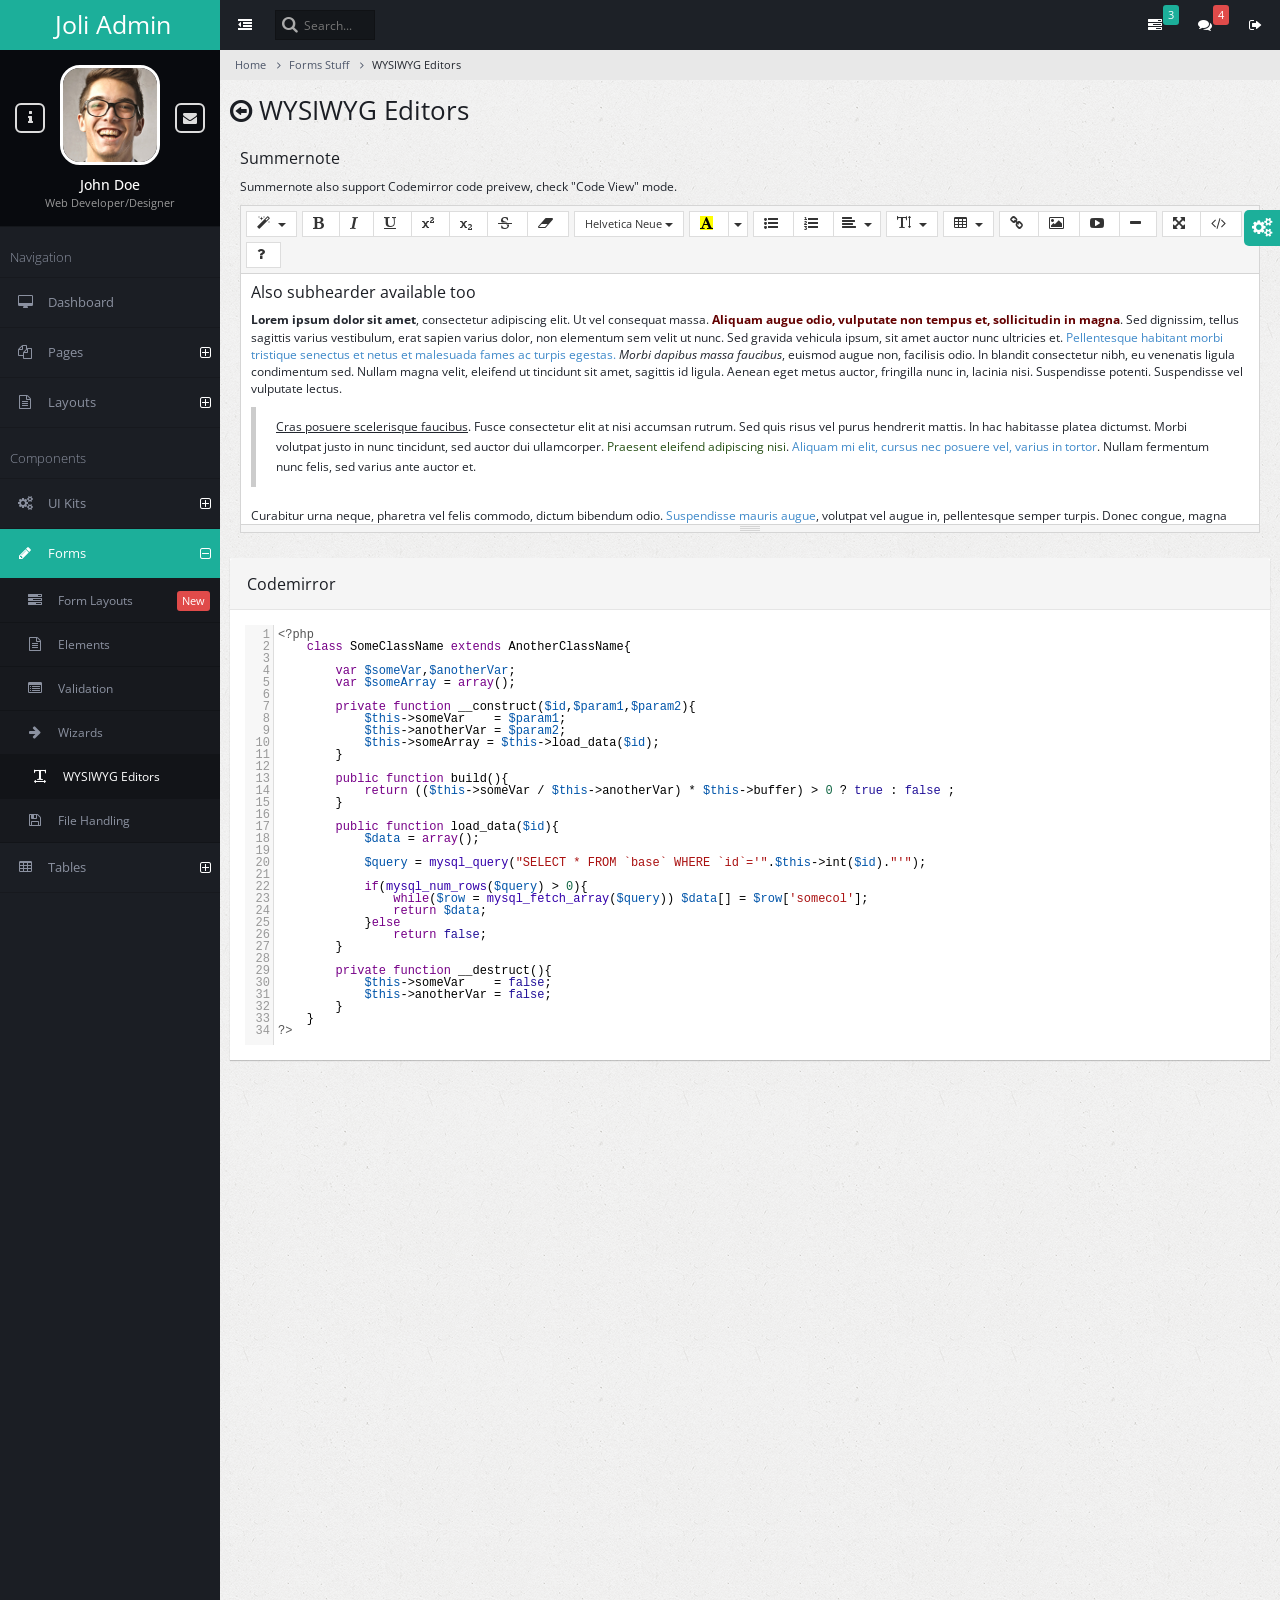
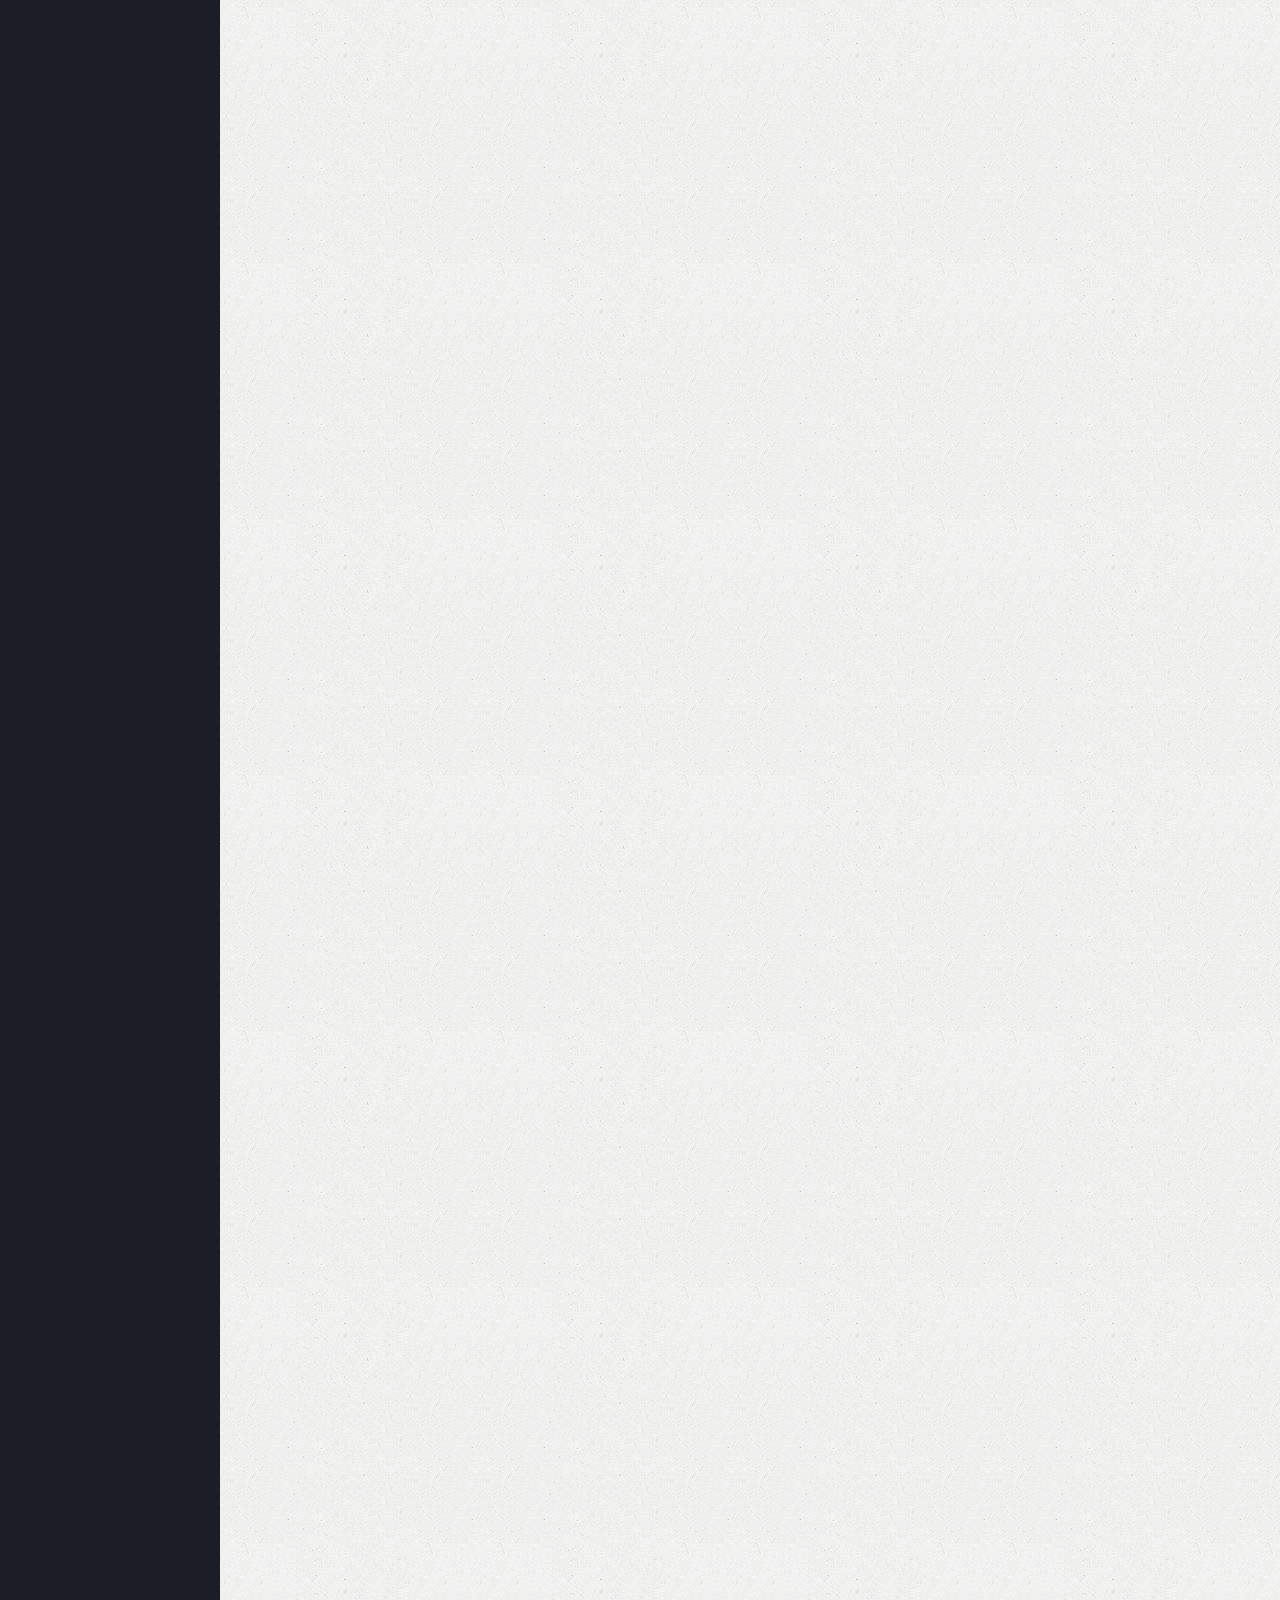
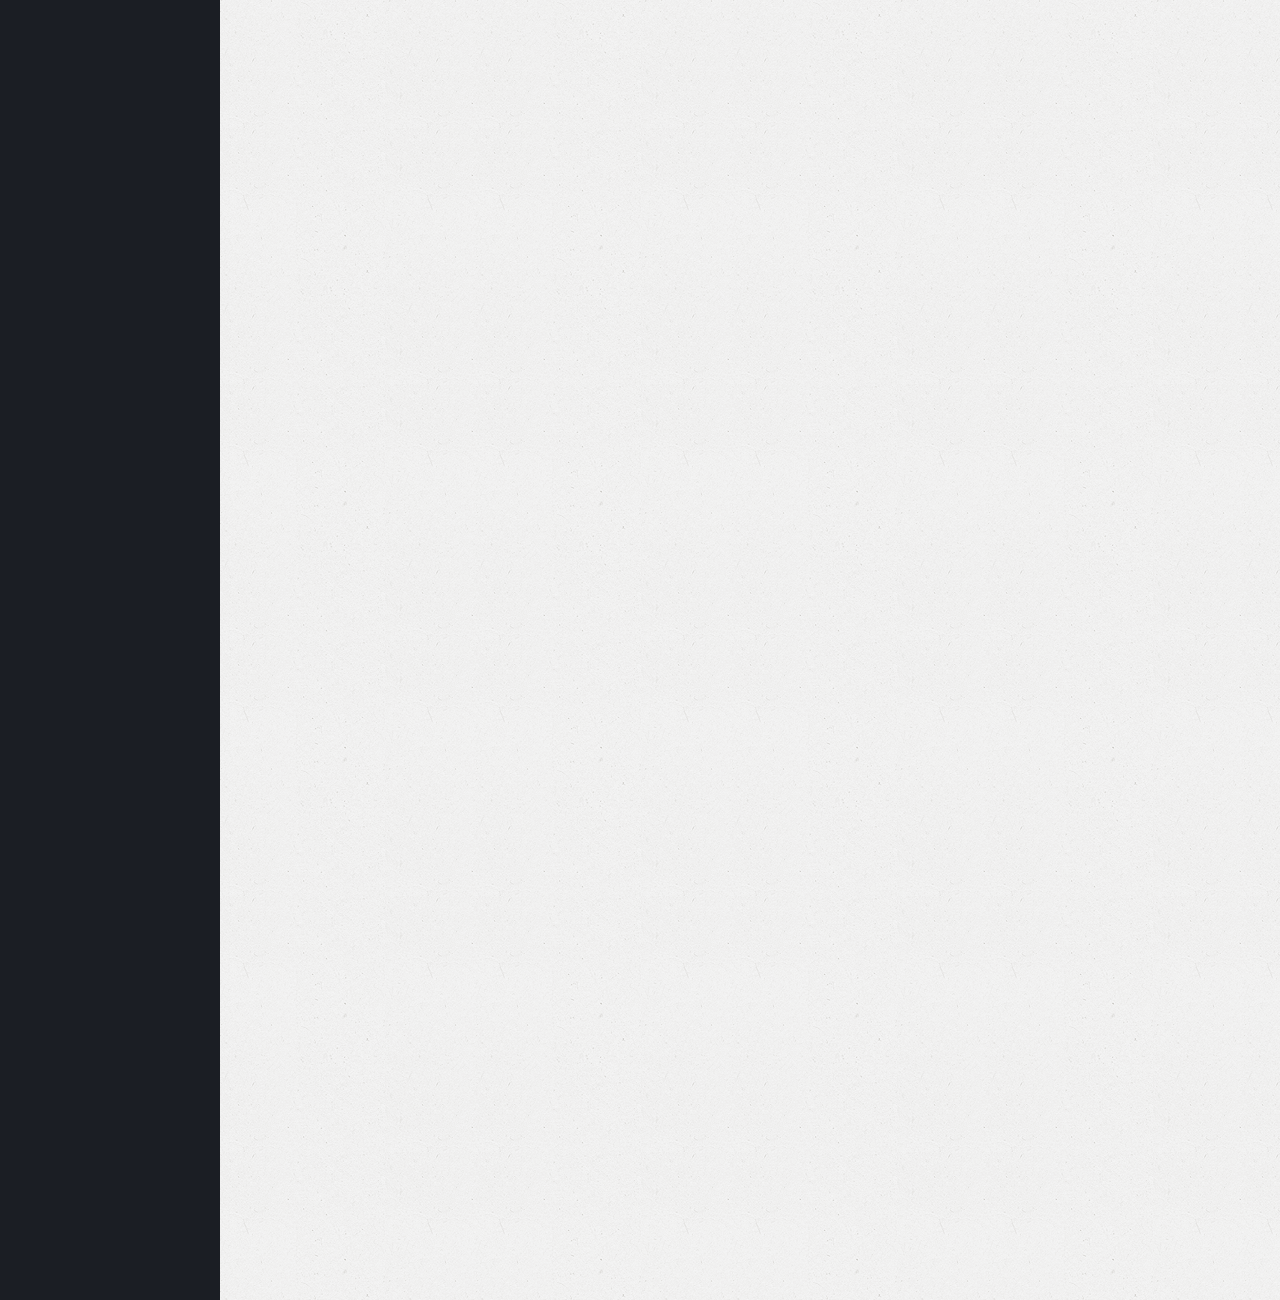
<file: BancoWeb/src/main/webapp/form-editors.html>
<!DOCTYPE html>
<html lang="en">
    <head>        
        <!-- META SECTION -->
        <title>Joli Admin - Responsive Bootstrap Admin Template</title>            
        <meta http-equiv="Content-Type" content="text/html; charset=utf-8" />
        <meta http-equiv="X-UA-Compatible" content="IE=edge" />
        <meta name="viewport" content="width=device-width, initial-scale=1" />
        
        <link rel="icon" href="favicon.ico" type="image/x-icon" />
        <!-- END META SECTION -->
        
        <!-- CSS INCLUDE -->        
        <link rel="stylesheet" type="text/css" id="theme" href="css/theme-default.css"/>
        <!-- EOF CSS INCLUDE -->                   
    </head>
    <body>
        <!-- START PAGE CONTAINER -->
        <div class="page-container">
            
            <!-- START PAGE SIDEBAR -->
            <div class="page-sidebar">
                <!-- START X-NAVIGATION -->
                <ul class="x-navigation">
                    <li class="xn-logo">
                        <a href="index.html">Joli Admin</a>
                        <a href="#" class="x-navigation-control"></a>
                    </li>
                    <li class="xn-profile">
                        <a href="#" class="profile-mini">
                            <img src="assets/images/users/avatar.jpg" alt="John Doe"/>
                        </a>
                        <div class="profile">
                            <div class="profile-image">
                                <img src="assets/images/users/avatar.jpg" alt="John Doe"/>
                            </div>
                            <div class="profile-data">
                                <div class="profile-data-name">John Doe</div>
                                <div class="profile-data-title">Web Developer/Designer</div>
                            </div>
                            <div class="profile-controls">
                                <a href="pages-profile.html" class="profile-control-left"><span class="fa fa-info"></span></a>
                                <a href="pages-messages.html" class="profile-control-right"><span class="fa fa-envelope"></span></a>
                            </div>
                        </div>                                                                        
                    </li>
                    <li class="xn-title">Navigation</li>                    
                    <li>
                        <a href="index.html"><span class="fa fa-desktop"></span> <span class="xn-text">Dashboard</span></a>
                    </li>
                    <li class="xn-openable">
                        <a href="#"><span class="fa fa-files-o"></span> <span class="xn-text">Pages</span></a>
                        <ul>
                            <li><a href="pages-gallery.html"><span class="fa fa-image"></span> Gallery</a></li>
                            <li><a href="pages-profile.html"><span class="fa fa-user"></span> Profile</a></li>
                            <li><a href="pages-address-book.html"><span class="fa fa-users"></span> Address Book</a></li>
                            <li class="xn-openable">
                                <a href="#"><span class="fa fa-clock-o"></span> Timeline</a>
                                <ul>
                                    <li><a href="pages-timeline.html"><span class="fa fa-align-center"></span> Default</a></li>
                                    <li><a href="pages-timeline-simple.html"><span class="fa fa-align-justify"></span> Full Width</a></li>
                                </ul>
                            </li>
                            <li class="xn-openable">
                                <a href="#"><span class="fa fa-envelope"></span> Mailbox</a>
                                <ul>
                                    <li><a href="pages-mailbox-inbox.html"><span class="fa fa-inbox"></span> Inbox</a></li>
                                    <li><a href="pages-mailbox-message.html"><span class="fa fa-file-text"></span> Message</a></li>
                                    <li><a href="pages-mailbox-compose.html"><span class="fa fa-pencil"></span> Compose</a></li>
                                </ul>
                            </li>
                            <li><a href="pages-messages.html"><span class="fa fa-comments"></span> Messages</a></li>
                            <li><a href="pages-calendar.html"><span class="fa fa-calendar"></span> Calendar</a></li>
                            <li><a href="pages-tasks.html"><span class="fa fa-edit"></span> Tasks</a></li>
                            <li><a href="pages-content-table.html"><span class="fa fa-columns"></span> Content Table</a></li>
                            <li><a href="pages-faq.html"><span class="fa fa-question-circle"></span> FAQ</a></li>
                            <li><a href="pages-search.html"><span class="fa fa-search"></span> Search</a></li>
                            <li class="xn-openable">
                                <a href="#"><span class="fa fa-file"></span> Blog</a>
                                
                                <ul>                                    
                                    <li><a href="pages-blog-list.html"><span class="fa fa-copy"></span> List of Posts</a></li>
                                    <li><a href="pages-blog-post.html"><span class="fa fa-file-o"></span>Single Post</a></li>
                                </ul>
                            </li>
                            <li class="xn-openable">
                                <a href="#"><span class="fa fa-sign-in"></span> Login</a>
                                <ul>                                    
                                    <li><a href="pages-login.html">App Login</a></li>
                                    <li><a href="pages-login-website.html">Website Login</a></li>
                                    <li><a href="pages-login-website-light.html"> Website Login Light</a></li>
                                </ul>
                            </li>                            
                            <li class="xn-openable">
                                <a href="#"><span class="fa fa-warning"></span> Error Pages</a>
                                <ul>                                    
                                    <li><a href="pages-error-404.html">Error 404 Sample 1</a></li>
                                    <li><a href="pages-error-404-2.html">Error 404 Sample 2</a></li>
                                    <li><a href="pages-error-500.html"> Error 500</a></li>
                                </ul>
                            </li>                            
                        </ul>
                    </li>
                    <li class="xn-openable">
                        <a href="#"><span class="fa fa-file-text-o"></span> <span class="xn-text">Layouts</span></a>
                        <ul>
                            <li><a href="layout-boxed.html">Boxed</a></li>
                            <li><a href="layout-nav-toggled.html">Navigation Toggled</a></li>
                            <li><a href="layout-nav-top.html">Navigation Top</a></li>
                            <li><a href="layout-nav-right.html">Navigation Right</a></li>
                            <li><a href="layout-nav-top-fixed.html">Top Navigation Fixed</a></li>                            
                            <li><a href="layout-nav-custom.html">Custom Navigation</a></li>
                            <li><a href="layout-frame-left.html">Frame Left Column</a></li>
                            <li><a href="layout-frame-right.html">Frame Right Column</a></li>
                            <li><a href="layout-search-left.html">Search Left Side</a></li>
                            <li><a href="blank.html">Blank Page</a></li>
                        </ul>
                    </li>               
                    <li class="xn-title">Components</li>                    
                    <li class="xn-openable">
                        <a href="#"><span class="fa fa-cogs"></span> <span class="xn-text">UI Kits</span></a>
                        <ul>
                            <li><a href="ui-widgets.html"><span class="fa fa-heart"></span> Widgets</a></li>                            
                            <li><a href="ui-elements.html"><span class="fa fa-cogs"></span> Elements</a></li>
                            <li><a href="ui-buttons.html"><span class="fa fa-square-o"></span> Buttons</a></li>                            
                            <li><a href="ui-panels.html"><span class="fa fa-pencil-square-o"></span> Panels</a></li>
                            <li><a href="ui-icons.html"><span class="fa fa-magic"></span> Icons</a><div class="informer informer-warning">+679</div></li>
                            <li><a href="ui-typography.html"><span class="fa fa-pencil"></span> Typography</a></li>
                            <li><a href="ui-portlet.html"><span class="fa fa-th"></span> Portlet</a></li>
                            <li><a href="ui-sliders.html"><span class="fa fa-arrows-h"></span> Sliders</a></li>
                            <li><a href="ui-alerts-popups.html"><span class="fa fa-warning"></span> Alerts & Popups</a></li>                            
                            <li><a href="ui-lists.html"><span class="fa fa-list-ul"></span> Lists</a></li>
                            <li><a href="ui-tour.html"><span class="fa fa-random"></span> Tour</a></li>
                        </ul>
                    </li>                    
                    <li class="xn-openable active">
                        <a href="#"><span class="fa fa-pencil"></span> <span class="xn-text">Forms</span></a>
                        <ul>
                            <li>
                                <a href="form-layouts-two-column.html"><span class="fa fa-tasks"></span> Form Layouts</a>
                                <div class="informer informer-danger">New</div>
                                <ul>
                                    <li><a href="form-layouts-one-column.html"><span class="fa fa-align-justify"></span> One Column</a></li>
                                    <li><a href="form-layouts-two-column.html"><span class="fa fa-th-large"></span> Two Column</a></li>
                                    <li><a href="form-layouts-tabbed.html"><span class="fa fa-table"></span> Tabbed</a></li>
                                    <li><a href="form-layouts-separated.html"><span class="fa fa-th-list"></span> Separated Rows</a></li>
                                </ul> 
                            </li>
                            <li><a href="form-elements.html"><span class="fa fa-file-text-o"></span> Elements</a></li>
                            <li><a href="form-validation.html"><span class="fa fa-list-alt"></span> Validation</a></li>
                            <li><a href="form-wizards.html"><span class="fa fa-arrow-right"></span> Wizards</a></li>
                            <li class="active"><a href="form-editors.html"><span class="fa fa-text-width"></span> WYSIWYG Editors</a></li>
                            <li><a href="form-file-handling.html"><span class="fa fa-floppy-o"></span> File Handling</a></li>
                        </ul>
                    </li>
                    <li class="xn-openable">
                        <a href="tables.html"><span class="fa fa-table"></span> <span class="xn-text">Tables</span></a>
                        <ul>                            
                            <li><a href="table-basic.html"><span class="fa fa-align-justify"></span> Basic</a></li>
                            <li><a href="table-datatables.html"><span class="fa fa-sort-alpha-desc"></span> Data Tables</a></li>
                            <li><a href="table-export.html"><span class="fa fa-download"></span> Export Tables</a></li>                            
                        </ul>
                    </li>
                    <li class="xn-openable">
                        <a href="#"><span class="fa fa-bar-chart-o"></span> <span class="xn-text">Charts</span></a>
                        <ul>
                            <li><a href="charts-morris.html"><span class="xn-text">Morris</span></a></li>
                            <li><a href="charts-nvd3.html"><span class="xn-text">NVD3</span></a></li>
                            <li><a href="charts-rickshaw.html"><span class="xn-text">Rickshaw</span></a></li>
                            <li><a href="charts-other.html"><span class="xn-text">Other</span></a></li>
                        </ul>
                    </li>     
                    <li>
                        <a href="maps.html"><span class="fa fa-map-marker"></span> <span class="xn-text">Maps</span></a>
                    </li>                    
                    <li class="xn-openable">
                        <a href="#"><span class="fa fa-sitemap"></span> <span class="xn-text">Navigation Levels</span></a>
                        <ul>                            
                            <li class="xn-openable">
                                <a href="#">Second Level</a>
                                <ul>
                                    <li class="xn-openable">
                                        <a href="#">Third Level</a>
                                        <ul>
                                            <li class="xn-openable">
                                                <a href="#">Fourth Level</a>
                                                <ul>
                                                    <li><a href="#">Fifth Level</a></li>
                                                </ul>
                                            </li>
                                        </ul>
                                    </li>
                                </ul>
                            </li>                            
                        </ul>
                    </li>                    
                </ul>
                <!-- END X-NAVIGATION -->
            </div>
            <!-- END PAGE SIDEBAR -->
            
            <!-- PAGE CONTENT -->
            <div class="page-content">
                
                <!-- START X-NAVIGATION VERTICAL -->
                <ul class="x-navigation x-navigation-horizontal x-navigation-panel">
                    <!-- TOGGLE NAVIGATION -->
                    <li class="xn-icon-button">
                        <a href="#" class="x-navigation-minimize"><span class="fa fa-dedent"></span></a>
                    </li>
                    <!-- END TOGGLE NAVIGATION -->
                    <!-- SEARCH -->
                    <li class="xn-search">
                        <form role="form">
                            <input type="text" name="search" placeholder="Search..."/>
                        </form>
                    </li>   
                    <!-- END SEARCH -->
                    <!-- SIGN OUT -->
                    <li class="xn-icon-button pull-right">
                        <a href="#" class="mb-control" data-box="#mb-signout"><span class="fa fa-sign-out"></span></a>                        
                    </li> 
                    <!-- END SIGN OUT -->
                    <!-- MESSAGES -->
                    <li class="xn-icon-button pull-right">
                        <a href="#"><span class="fa fa-comments"></span></a>
                        <div class="informer informer-danger">4</div>
                        <div class="panel panel-primary animated zoomIn xn-drop-left xn-panel-dragging">
                            <div class="panel-heading">
                                <h3 class="panel-title"><span class="fa fa-comments"></span> Messages</h3>                                
                                <div class="pull-right">
                                    <span class="label label-danger">4 new</span>
                                </div>
                            </div>
                            <div class="panel-body list-group list-group-contacts scroll" style="height: 200px;">
                                <a href="#" class="list-group-item">
                                    <div class="list-group-status status-online"></div>
                                    <img src="assets/images/users/user2.jpg" class="pull-left" alt="John Doe"/>
                                    <span class="contacts-title">John Doe</span>
                                    <p>Praesent placerat tellus id augue condimentum</p>
                                </a>
                                <a href="#" class="list-group-item">
                                    <div class="list-group-status status-away"></div>
                                    <img src="assets/images/users/user.jpg" class="pull-left" alt="Dmitry Ivaniuk"/>
                                    <span class="contacts-title">Dmitry Ivaniuk</span>
                                    <p>Donec risus sapien, sagittis et magna quis</p>
                                </a>
                                <a href="#" class="list-group-item">
                                    <div class="list-group-status status-away"></div>
                                    <img src="assets/images/users/user3.jpg" class="pull-left" alt="Nadia Ali"/>
                                    <span class="contacts-title">Nadia Ali</span>
                                    <p>Mauris vel eros ut nunc rhoncus cursus sed</p>
                                </a>
                                <a href="#" class="list-group-item">
                                    <div class="list-group-status status-offline"></div>
                                    <img src="assets/images/users/user6.jpg" class="pull-left" alt="Darth Vader"/>
                                    <span class="contacts-title">Darth Vader</span>
                                    <p>I want my money back!</p>
                                </a>
                            </div>     
                            <div class="panel-footer text-center">
                                <a href="pages-messages.html">Show all messages</a>
                            </div>                            
                        </div>                        
                    </li>
                    <!-- END MESSAGES -->
                    <!-- TASKS -->
                    <li class="xn-icon-button pull-right">
                        <a href="#"><span class="fa fa-tasks"></span></a>
                        <div class="informer informer-warning">3</div>
                        <div class="panel panel-primary animated zoomIn xn-drop-left xn-panel-dragging">
                            <div class="panel-heading">
                                <h3 class="panel-title"><span class="fa fa-tasks"></span> Tasks</h3>                                
                                <div class="pull-right">
                                    <span class="label label-warning">3 active</span>
                                </div>
                            </div>
                            <div class="panel-body list-group scroll" style="height: 200px;">                                
                                <a class="list-group-item" href="#">
                                    <strong>Phasellus augue arcu, elementum</strong>
                                    <div class="progress progress-small progress-striped active">
                                        <div class="progress-bar progress-bar-danger" role="progressbar" aria-valuenow="50" aria-valuemin="0" aria-valuemax="100" style="width: 50%;">50%</div>
                                    </div>
                                    <small class="text-muted">John Doe, 25 Sep 2014 / 50%</small>
                                </a>
                                <a class="list-group-item" href="#">
                                    <strong>Aenean ac cursus</strong>
                                    <div class="progress progress-small progress-striped active">
                                        <div class="progress-bar progress-bar-warning" role="progressbar" aria-valuenow="80" aria-valuemin="0" aria-valuemax="100" style="width: 80%;">80%</div>
                                    </div>
                                    <small class="text-muted">Dmitry Ivaniuk, 24 Sep 2014 / 80%</small>
                                </a>
                                <a class="list-group-item" href="#">
                                    <strong>Lorem ipsum dolor</strong>
                                    <div class="progress progress-small progress-striped active">
                                        <div class="progress-bar progress-bar-success" role="progressbar" aria-valuenow="95" aria-valuemin="0" aria-valuemax="100" style="width: 95%;">95%</div>
                                    </div>
                                    <small class="text-muted">John Doe, 23 Sep 2014 / 95%</small>
                                </a>
                                <a class="list-group-item" href="#">
                                    <strong>Cras suscipit ac quam at tincidunt.</strong>
                                    <div class="progress progress-small">
                                        <div class="progress-bar" role="progressbar" aria-valuenow="100" aria-valuemin="0" aria-valuemax="100" style="width: 100%;">100%</div>
                                    </div>
                                    <small class="text-muted">John Doe, 21 Sep 2014 /</small><small class="text-success"> Done</small>
                                </a>                                
                            </div>     
                            <div class="panel-footer text-center">
                                <a href="pages-tasks.html">Show all tasks</a>
                            </div>                            
                        </div>                        
                    </li>
                    <!-- END TASKS -->
                </ul>
                <!-- END X-NAVIGATION VERTICAL -->                    
                
                <!-- START BREADCRUMB -->
                <ul class="breadcrumb">
                    <li><a href="#">Home</a></li>
                    <li><a href="#">Forms Stuff</a></li>
                    <li class="active">WYSIWYG Editors</li>
                </ul>
                <!-- END BREADCRUMB -->
                
                <!-- PAGE TITLE -->
                <div class="page-title">                    
                    <h2><span class="fa fa-arrow-circle-o-left"></span> WYSIWYG Editors</h2>
                </div>
                <!-- END PAGE TITLE -->                
                
                <!-- PAGE CONTENT WRAPPER -->
                <div class="page-content-wrap">                
                
                    <div class="row">
                        <div class="col-md-12">

                            <div class="block">
                                <h4>Summernote</h4>

                                    <p>Summernote also support Codemirror code preivew, check "Code View" mode.</p>
                                <textarea class="summernote"><h4>Also subhearder available too</h4>
<p><span style="font-weight: bold;">Lorem ipsum dolor sit amet</span>, consectetur adipiscing elit. Ut vel consequat massa. <span style="color: rgb(99, 0, 0); font-weight: bold;">Aliquam augue odio, vulputate non tempus et, sollicitudin in magna</span>. Sed dignissim, tellus sagittis varius vestibulum, erat sapien varius dolor, non elementum sem velit ut nunc. Sed gravida vehicula ipsum, sit amet auctor nunc ultricies et. <a href="http://#">Pellentesque habitant morbi tristique senectus et netus et malesuada fames ac turpis egestas.</a> <span style="font-style: italic;">Morbi dapibus massa faucibus</span>, euismod augue non, facilisis odio. In blandit consectetur nibh, eu venenatis ligula condimentum sed. Nullam magna velit, eleifend ut tincidunt sit amet, sagittis id ligula. Aenean eget metus auctor, fringilla nunc in, lacinia nisi. Suspendisse potenti. Suspendisse vel vulputate lectus.</p>
<blockquote><span style="text-decoration: underline;">
    Cras posuere scelerisque faucibus</span>. Fusce consectetur elit at nisi accumsan rutrum. Sed quis risus vel purus hendrerit mattis. In hac habitasse platea dictumst. Morbi volutpat justo in nunc tincidunt, sed auctor dui ullamcorper. <span style="color: rgb(41, 82, 24);">Praesent eleifend adipiscing nisi</span>. <a href="http://#">Aliquam mi elit, cursus nec posuere vel, varius in tortor</a>. Nullam fermentum nunc felis, sed varius ante auctor et.
</blockquote>
<p>Curabitur urna neque, pharetra vel felis commodo, dictum bibendum odio.<a href="http://#"> Suspendisse mauris augue</a>, volutpat vel augue in, pellentesque semper turpis. Donec congue, magna quis condimentum facilisis, dolor mauris suscipit enim, eu aliquam risus elit vel diam.</p>
                                

                                    </textarea>
                            </div>

                            <div class="panel panel-default">
                                <div class="panel-heading">
                                    <h3 class="panel-title">Codemirror</h3>                               
                                </div>
                                <div class="panel-body">
<textarea id="codeEditor">
<?php
    class SomeClassName extends AnotherClassName{

        var $someVar,$anotherVar;
        var $someArray = array();

        private function __construct($id,$param1,$param2){
            $this->someVar    = $param1;
            $this->anotherVar = $param2;
            $this->someArray = $this->load_data($id);
        }

        public function build(){
            return (($this->someVar / $this->anotherVar) * $this->buffer) > 0 ? true : false ;
        }

        public function load_data($id){
            $data = array();

            $query = mysql_query("SELECT * FROM `base` WHERE `id`='".$this->int($id)."'");

            if(mysql_num_rows($query) > 0){
                while($row = mysql_fetch_array($query)) $data[] = $row['somecol'];                                
                return $data;    
            }else
                return false;
        }

        private function __destruct(){
            $this->someVar    = false;
            $this->anotherVar = false;
        }
    }
?></textarea>
                                
                                </div>
                            </div>

                        </div>                   
                    </div>
                
                </div>
                <!-- END PAGE CONTENT WRAPPER -->                                
            </div>            
            <!-- END PAGE CONTENT -->
        </div>
        <!-- END PAGE CONTAINER -->
        
        <!-- MESSAGE BOX-->
        <div class="message-box animated fadeIn" data-sound="alert" id="mb-signout">
            <div class="mb-container">
                <div class="mb-middle">
                    <div class="mb-title"><span class="fa fa-sign-out"></span> Log <strong>Out</strong> ?</div>
                    <div class="mb-content">
                        <p>Are you sure you want to log out?</p>                    
                        <p>Press No if youwant to continue work. Press Yes to logout current user.</p>
                    </div>
                    <div class="mb-footer">
                        <div class="pull-right">
                            <a href="pages-login.html" class="btn btn-success btn-lg">Yes</a>
                            <button class="btn btn-default btn-lg mb-control-close">No</button>
                        </div>
                    </div>
                </div>
            </div>
        </div>
        <!-- END MESSAGE BOX-->

        <!-- START PRELOADS -->
        <audio id="audio-alert" src="audio/alert.mp3" preload="auto"></audio>
        <audio id="audio-fail" src="audio/fail.mp3" preload="auto"></audio>
        <!-- END PRELOADS -->                         
        
    <!-- START SCRIPTS -->
        <!-- START PLUGINS -->
        <script type="text/javascript" src="js/plugins/jquery/jquery.min.js"></script>
        <script type="text/javascript" src="js/plugins/jquery/jquery-ui.min.js"></script>
        <script type="text/javascript" src="js/plugins/bootstrap/bootstrap.min.js"></script>
        <!-- END PLUGINS -->
        
        <!-- THIS PAGE PLUGINS -->        
        <script type='text/javascript' src='js/plugins/icheck/icheck.min.js'></script>
        <script type="text/javascript" src="js/plugins/mcustomscrollbar/jquery.mCustomScrollbar.min.js"></script>        
        
        <script type="text/javascript" src="js/plugins/codemirror/codemirror.js"></script>        
        <script type='text/javascript' src="js/plugins/codemirror/mode/htmlmixed/htmlmixed.js"></script>
        <script type='text/javascript' src="js/plugins/codemirror/mode/xml/xml.js"></script>
        <script type='text/javascript' src="js/plugins/codemirror/mode/javascript/javascript.js"></script>
        <script type='text/javascript' src="js/plugins/codemirror/mode/css/css.js"></script>
        <script type='text/javascript' src="js/plugins/codemirror/mode/clike/clike.js"></script>
        <script type='text/javascript' src="js/plugins/codemirror/mode/php/php.js"></script>    

        <script type="text/javascript" src="js/plugins/summernote/summernote.js"></script>
        <!-- END PAGE PLUGINS -->
        
        <!-- START TEMPLATE -->
        <script type="text/javascript" src="js/settings.js"></script>
        
        <script type="text/javascript" src="js/plugins.js"></script>        
        <script type="text/javascript" src="js/actions.js"></script>        
        <!-- END TEMPLATE -->
        
        <script>
            var editor = CodeMirror.fromTextArea(document.getElementById("codeEditor"), {
                lineNumbers: true,
                matchBrackets: true,
                mode: "application/x-httpd-php",
                indentUnit: 4,
                indentWithTabs: true,
                enterMode: "keep",
                tabMode: "shift"                                                
            });
            editor.setSize('100%','420px');
        </script>                
    <!-- END SCRIPTS -->
    </body>
</html>
</file>
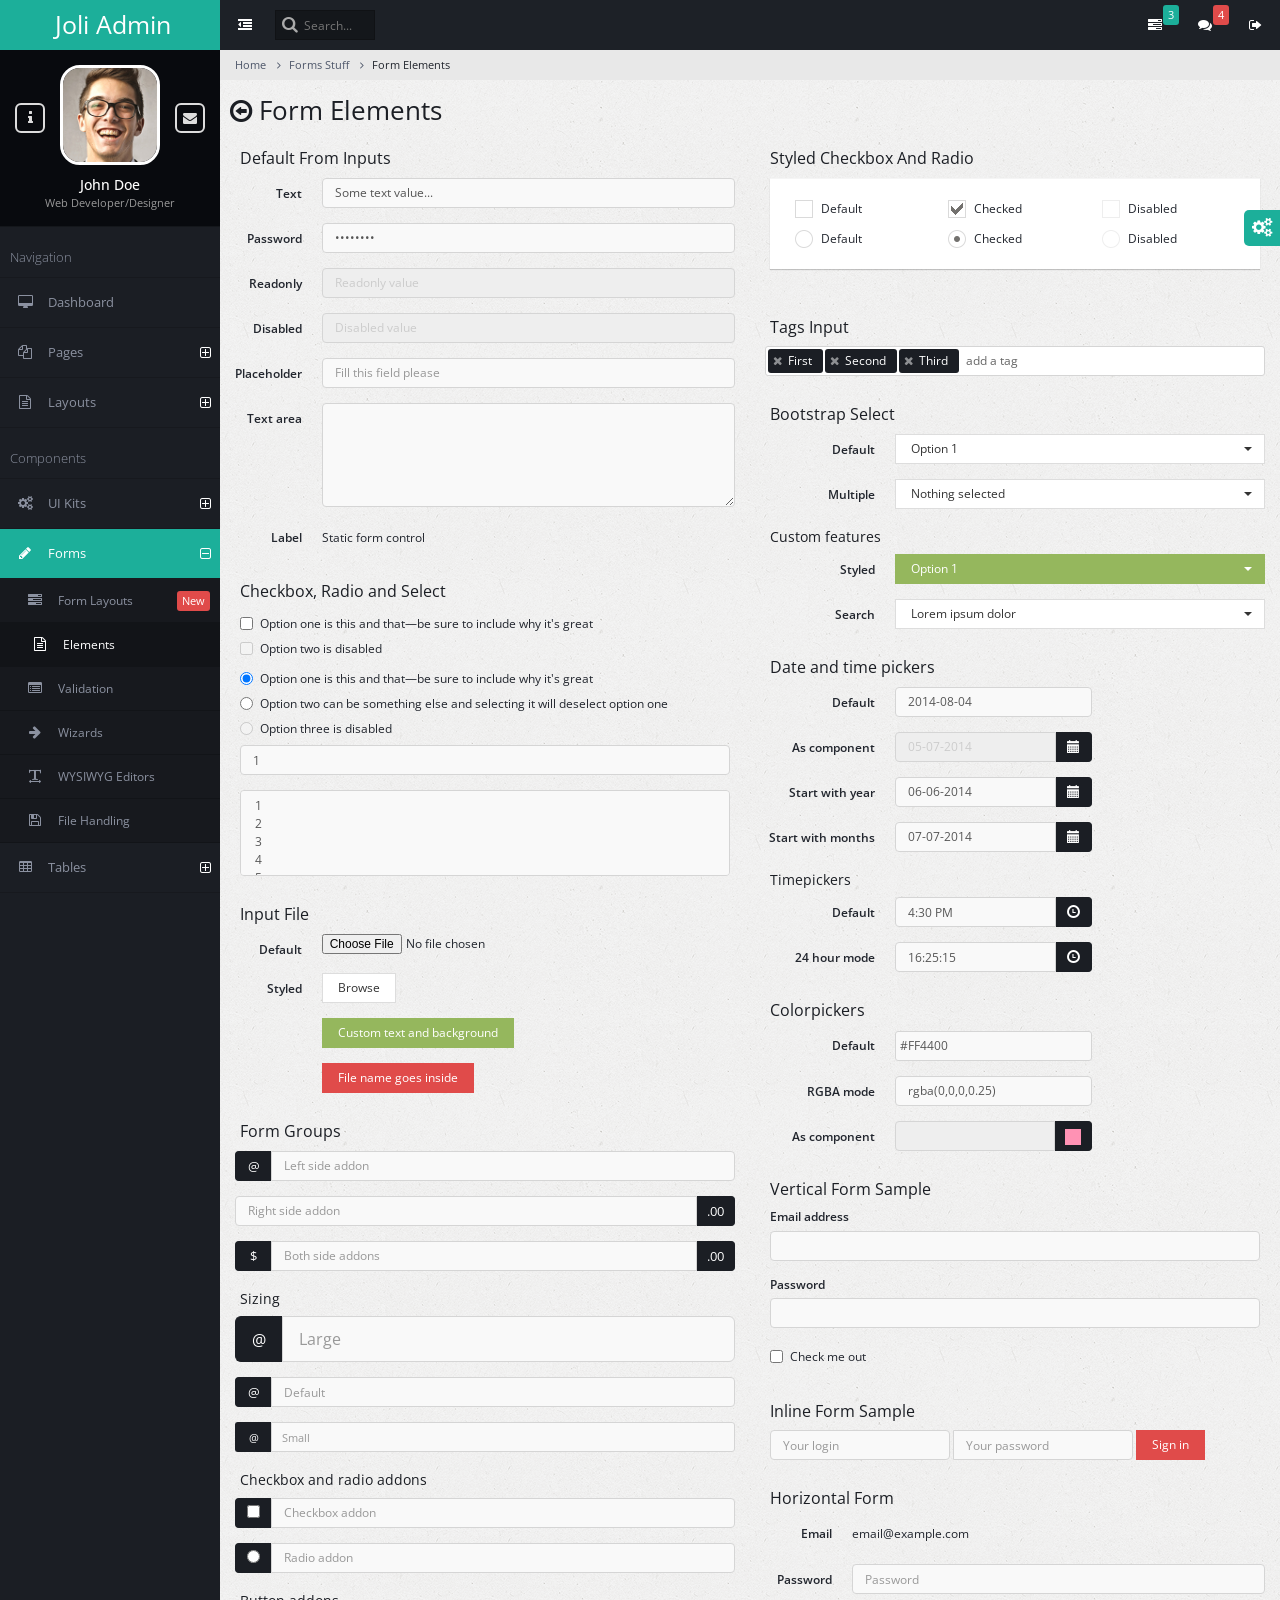
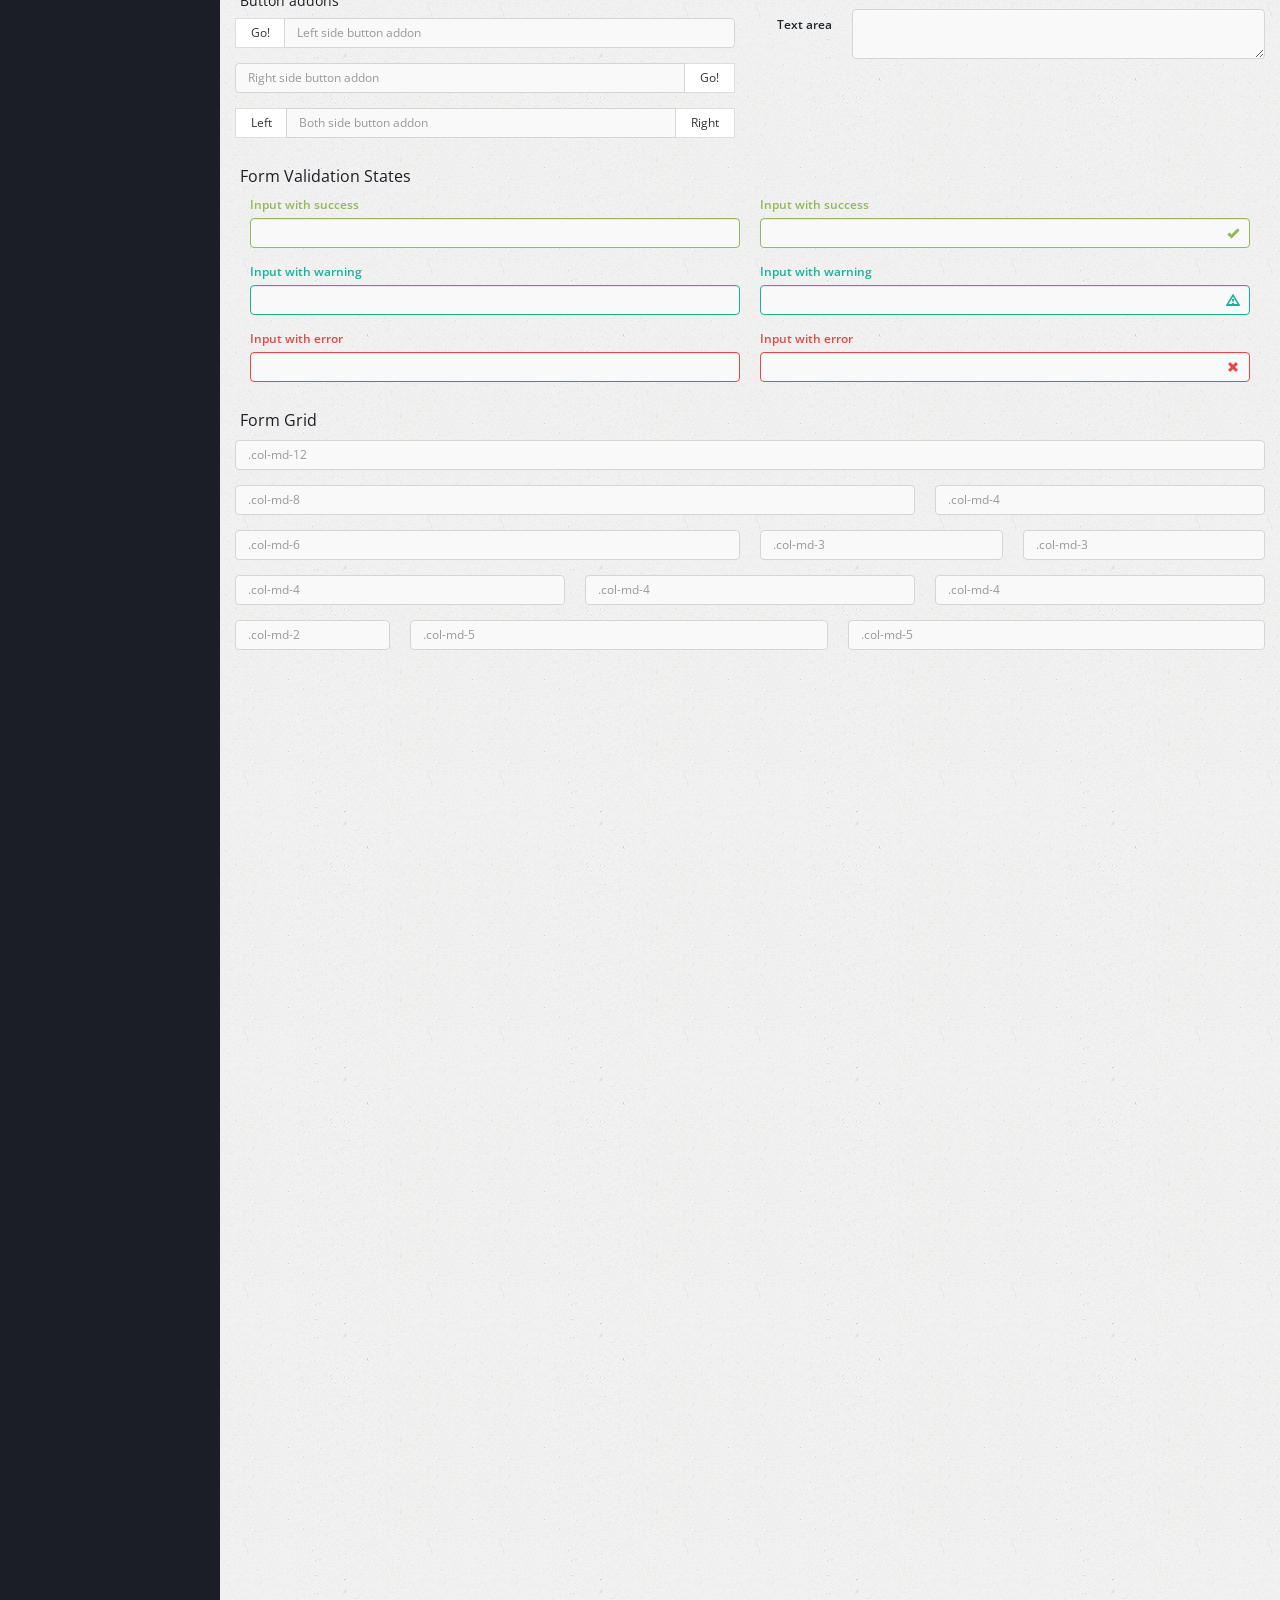
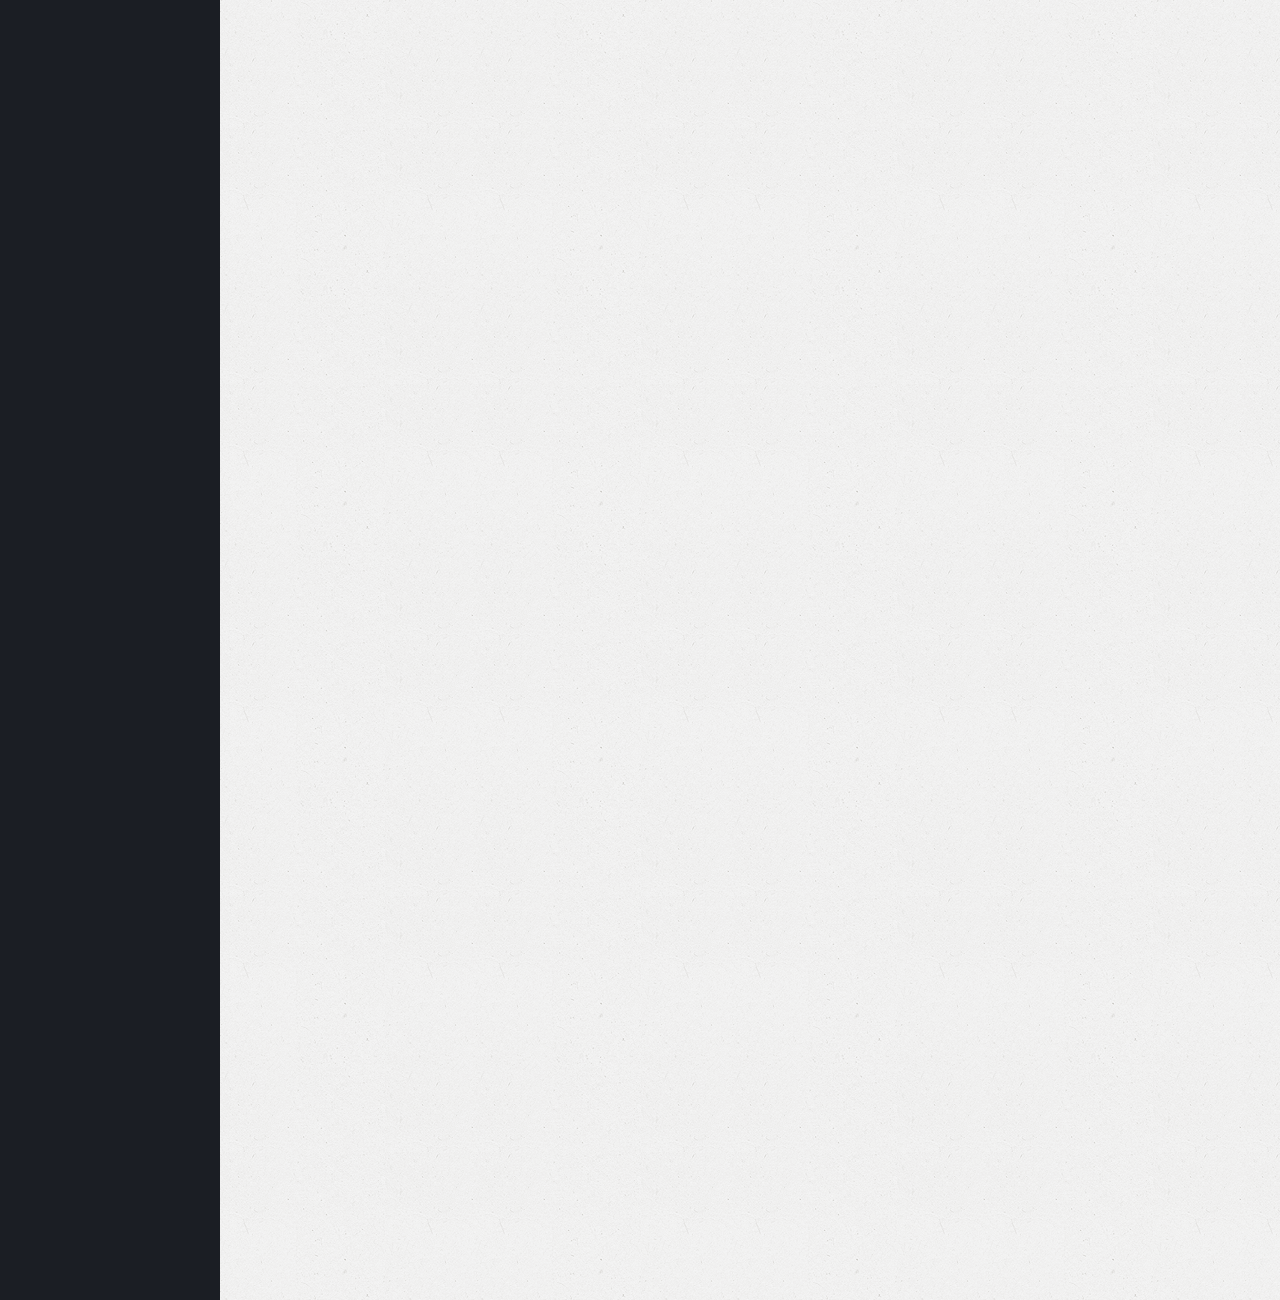
<file: BancoWeb/src/main/webapp/form-elements.html>
<!DOCTYPE html>
<html lang="en">
    <head>        
        <!-- META SECTION -->
        <title>Joli Admin - Responsive Bootstrap Admin Template</title>            
        <meta http-equiv="Content-Type" content="text/html; charset=utf-8" />
        <meta http-equiv="X-UA-Compatible" content="IE=edge" />
        <meta name="viewport" content="width=device-width, initial-scale=1" />
        
        <link rel="icon" href="favicon.ico" type="image/x-icon" />
        <!-- END META SECTION -->
                        
        <!-- CSS INCLUDE -->        
        <link rel="stylesheet" type="text/css" id="theme" href="css/theme-default.css"/>
        <!-- EOF CSS INCLUDE -->                 
    </head>
    <body>
        <!-- START PAGE CONTAINER -->
        <div class="page-container">
            
            <!-- START PAGE SIDEBAR -->
            <div class="page-sidebar">
                <!-- START X-NAVIGATION -->
                <ul class="x-navigation">
                    <li class="xn-logo">
                        <a href="index.html">Joli Admin</a>
                        <a href="#" class="x-navigation-control"></a>
                    </li>
                    <li class="xn-profile">
                        <a href="#" class="profile-mini">
                            <img src="assets/images/users/avatar.jpg" alt="John Doe"/>
                        </a>
                        <div class="profile">
                            <div class="profile-image">
                                <img src="assets/images/users/avatar.jpg" alt="John Doe"/>
                            </div>
                            <div class="profile-data">
                                <div class="profile-data-name">John Doe</div>
                                <div class="profile-data-title">Web Developer/Designer</div>
                            </div>
                            <div class="profile-controls">
                                <a href="pages-profile.html" class="profile-control-left"><span class="fa fa-info"></span></a>
                                <a href="pages-messages.html" class="profile-control-right"><span class="fa fa-envelope"></span></a>
                            </div>
                        </div>                                                                        
                    </li>
                    <li class="xn-title">Navigation</li>                    
                    <li>
                        <a href="index.html"><span class="fa fa-desktop"></span> <span class="xn-text">Dashboard</span></a>
                    </li>
                    <li class="xn-openable">
                        <a href="#"><span class="fa fa-files-o"></span> <span class="xn-text">Pages</span></a>
                        <ul>
                            <li><a href="pages-gallery.html"><span class="fa fa-image"></span> Gallery</a></li>
                            <li><a href="pages-profile.html"><span class="fa fa-user"></span> Profile</a></li>
                            <li><a href="pages-address-book.html"><span class="fa fa-users"></span> Address Book</a></li>
                            <li class="xn-openable">
                                <a href="#"><span class="fa fa-clock-o"></span> Timeline</a>
                                <ul>
                                    <li><a href="pages-timeline.html"><span class="fa fa-align-center"></span> Default</a></li>
                                    <li><a href="pages-timeline-simple.html"><span class="fa fa-align-justify"></span> Full Width</a></li>
                                </ul>
                            </li>
                            <li class="xn-openable">
                                <a href="#"><span class="fa fa-envelope"></span> Mailbox</a>
                                <ul>
                                    <li><a href="pages-mailbox-inbox.html"><span class="fa fa-inbox"></span> Inbox</a></li>
                                    <li><a href="pages-mailbox-message.html"><span class="fa fa-file-text"></span> Message</a></li>
                                    <li><a href="pages-mailbox-compose.html"><span class="fa fa-pencil"></span> Compose</a></li>
                                </ul>
                            </li>
                            <li><a href="pages-messages.html"><span class="fa fa-comments"></span> Messages</a></li>
                            <li><a href="pages-calendar.html"><span class="fa fa-calendar"></span> Calendar</a></li>
                            <li><a href="pages-tasks.html"><span class="fa fa-edit"></span> Tasks</a></li>
                            <li><a href="pages-content-table.html"><span class="fa fa-columns"></span> Content Table</a></li>
                            <li><a href="pages-faq.html"><span class="fa fa-question-circle"></span> FAQ</a></li>
                            <li><a href="pages-search.html"><span class="fa fa-search"></span> Search</a></li>
                            <li class="xn-openable">
                                <a href="#"><span class="fa fa-file"></span> Blog</a>
                                
                                <ul>                                    
                                    <li><a href="pages-blog-list.html"><span class="fa fa-copy"></span> List of Posts</a></li>
                                    <li><a href="pages-blog-post.html"><span class="fa fa-file-o"></span>Single Post</a></li>
                                </ul>
                            </li>
                            <li class="xn-openable">
                                <a href="#"><span class="fa fa-sign-in"></span> Login</a>
                                <ul>                                    
                                    <li><a href="pages-login.html">App Login</a></li>
                                    <li><a href="pages-login-website.html">Website Login</a></li>
                                    <li><a href="pages-login-website-light.html"> Website Login Light</a></li>
                                </ul>
                            </li>                            
                            <li class="xn-openable">
                                <a href="#"><span class="fa fa-warning"></span> Error Pages</a>
                                <ul>                                    
                                    <li><a href="pages-error-404.html">Error 404 Sample 1</a></li>
                                    <li><a href="pages-error-404-2.html">Error 404 Sample 2</a></li>
                                    <li><a href="pages-error-500.html"> Error 500</a></li>
                                </ul>
                            </li>                            
                        </ul>
                    </li>
                    <li class="xn-openable">
                        <a href="#"><span class="fa fa-file-text-o"></span> <span class="xn-text">Layouts</span></a>
                        <ul>
                            <li><a href="layout-boxed.html">Boxed</a></li>
                            <li><a href="layout-nav-toggled.html">Navigation Toggled</a></li>
                            <li><a href="layout-nav-top.html">Navigation Top</a></li>
                            <li><a href="layout-nav-right.html">Navigation Right</a></li>
                            <li><a href="layout-nav-top-fixed.html">Top Navigation Fixed</a></li>                            
                            <li><a href="layout-nav-custom.html">Custom Navigation</a></li>
                            <li><a href="layout-frame-left.html">Frame Left Column</a></li>
                            <li><a href="layout-frame-right.html">Frame Right Column</a></li>
                            <li><a href="layout-search-left.html">Search Left Side</a></li>
                            <li><a href="blank.html">Blank Page</a></li>
                        </ul>
                    </li>              
                    <li class="xn-title">Components</li>                    
                    <li class="xn-openable">
                        <a href="#"><span class="fa fa-cogs"></span> <span class="xn-text">UI Kits</span></a>
                        <ul>
                            <li><a href="ui-widgets.html"><span class="fa fa-heart"></span> Widgets</a></li>                            
                            <li><a href="ui-elements.html"><span class="fa fa-cogs"></span> Elements</a></li>
                            <li><a href="ui-buttons.html"><span class="fa fa-square-o"></span> Buttons</a></li>                            
                            <li><a href="ui-panels.html"><span class="fa fa-pencil-square-o"></span> Panels</a></li>
                            <li><a href="ui-icons.html"><span class="fa fa-magic"></span> Icons</a><div class="informer informer-warning">+679</div></li>
                            <li><a href="ui-typography.html"><span class="fa fa-pencil"></span> Typography</a></li>
                            <li><a href="ui-portlet.html"><span class="fa fa-th"></span> Portlet</a></li>
                            <li><a href="ui-sliders.html"><span class="fa fa-arrows-h"></span> Sliders</a></li>
                            <li><a href="ui-alerts-popups.html"><span class="fa fa-warning"></span> Alerts & Popups</a></li>                            
                            <li><a href="ui-lists.html"><span class="fa fa-list-ul"></span> Lists</a></li>
                            <li><a href="ui-tour.html"><span class="fa fa-random"></span> Tour</a></li>
                        </ul>
                    </li>                    
                    <li class="xn-openable active">
                        <a href="#"><span class="fa fa-pencil"></span> <span class="xn-text">Forms</span></a>
                        <ul>
                            <li>
                                <a href="form-layouts-two-column.html"><span class="fa fa-tasks"></span> Form Layouts</a>
                                <div class="informer informer-danger">New</div>
                                <ul>
                                    <li><a href="form-layouts-one-column.html"><span class="fa fa-align-justify"></span> One Column</a></li>
                                    <li><a href="form-layouts-two-column.html"><span class="fa fa-th-large"></span> Two Column</a></li>
                                    <li><a href="form-layouts-tabbed.html"><span class="fa fa-table"></span> Tabbed</a></li>
                                    <li><a href="form-layouts-separated.html"><span class="fa fa-th-list"></span> Separated Rows</a></li>
                                </ul> 
                            </li>
                            <li class="active"><a href="form-elements.html"><span class="fa fa-file-text-o"></span> Elements</a></li>
                            <li><a href="form-validation.html"><span class="fa fa-list-alt"></span> Validation</a></li>
                            <li><a href="form-wizards.html"><span class="fa fa-arrow-right"></span> Wizards</a></li>
                            <li><a href="form-editors.html"><span class="fa fa-text-width"></span> WYSIWYG Editors</a></li>
                            <li><a href="form-file-handling.html"><span class="fa fa-floppy-o"></span> File Handling</a></li>
                        </ul>
                    </li>
                    <li class="xn-openable">
                        <a href="tables.html"><span class="fa fa-table"></span> <span class="xn-text">Tables</span></a>
                        <ul>                            
                            <li><a href="table-basic.html"><span class="fa fa-align-justify"></span> Basic</a></li>
                            <li><a href="table-datatables.html"><span class="fa fa-sort-alpha-desc"></span> Data Tables</a></li>
                            <li><a href="table-export.html"><span class="fa fa-download"></span> Export Tables</a></li>                            
                        </ul>
                    </li>
                    <li class="xn-openable">
                        <a href="#"><span class="fa fa-bar-chart-o"></span> <span class="xn-text">Charts</span></a>
                        <ul>
                            <li><a href="charts-morris.html"><span class="xn-text">Morris</span></a></li>
                            <li><a href="charts-nvd3.html"><span class="xn-text">NVD3</span></a></li>
                            <li><a href="charts-rickshaw.html"><span class="xn-text">Rickshaw</span></a></li>
                            <li><a href="charts-other.html"><span class="xn-text">Other</span></a></li>
                        </ul>
                    </li>   
                    <li>
                        <a href="maps.html"><span class="fa fa-map-marker"></span> <span class="xn-text">Maps</span></a>
                    </li>                    
                    <li class="xn-openable">
                        <a href="#"><span class="fa fa-sitemap"></span> <span class="xn-text">Navigation Levels</span></a>
                        <ul>                            
                            <li class="xn-openable">
                                <a href="#">Second Level</a>
                                <ul>
                                    <li class="xn-openable">
                                        <a href="#">Third Level</a>
                                        <ul>
                                            <li class="xn-openable">
                                                <a href="#">Fourth Level</a>
                                                <ul>
                                                    <li><a href="#">Fifth Level</a></li>
                                                </ul>
                                            </li>
                                        </ul>
                                    </li>
                                </ul>
                            </li>                            
                        </ul>
                    </li>                    
                </ul>
                <!-- END X-NAVIGATION -->
            </div>
            <!-- END PAGE SIDEBAR -->
            
            <!-- PAGE CONTENT -->
            <div class="page-content">
                
                <!-- START X-NAVIGATION VERTICAL -->
                <ul class="x-navigation x-navigation-horizontal x-navigation-panel">
                    <!-- TOGGLE NAVIGATION -->
                    <li class="xn-icon-button">
                        <a href="#" class="x-navigation-minimize"><span class="fa fa-dedent"></span></a>
                    </li>
                    <!-- END TOGGLE NAVIGATION -->
                    <!-- SEARCH -->
                    <li class="xn-search">
                        <form role="form">
                            <input type="text" name="search" placeholder="Search..."/>
                        </form>
                    </li>   
                    <!-- END SEARCH -->
                    <!-- SIGN OUT -->
                    <li class="xn-icon-button pull-right">
                        <a href="#" class="mb-control" data-box="#mb-signout"><span class="fa fa-sign-out"></span></a>                        
                    </li> 
                    <!-- END SIGN OUT -->
                    <!-- MESSAGES -->
                    <li class="xn-icon-button pull-right">
                        <a href="#"><span class="fa fa-comments"></span></a>
                        <div class="informer informer-danger">4</div>
                        <div class="panel panel-primary animated zoomIn xn-drop-left xn-panel-dragging">
                            <div class="panel-heading">
                                <h3 class="panel-title"><span class="fa fa-comments"></span> Messages</h3>                                
                                <div class="pull-right">
                                    <span class="label label-danger">4 new</span>
                                </div>
                            </div>
                            <div class="panel-body list-group list-group-contacts scroll" style="height: 200px;">
                                <a href="#" class="list-group-item">
                                    <div class="list-group-status status-online"></div>
                                    <img src="assets/images/users/user2.jpg" class="pull-left" alt="John Doe"/>
                                    <span class="contacts-title">John Doe</span>
                                    <p>Praesent placerat tellus id augue condimentum</p>
                                </a>
                                <a href="#" class="list-group-item">
                                    <div class="list-group-status status-away"></div>
                                    <img src="assets/images/users/user.jpg" class="pull-left" alt="Dmitry Ivaniuk"/>
                                    <span class="contacts-title">Dmitry Ivaniuk</span>
                                    <p>Donec risus sapien, sagittis et magna quis</p>
                                </a>
                                <a href="#" class="list-group-item">
                                    <div class="list-group-status status-away"></div>
                                    <img src="assets/images/users/user3.jpg" class="pull-left" alt="Nadia Ali"/>
                                    <span class="contacts-title">Nadia Ali</span>
                                    <p>Mauris vel eros ut nunc rhoncus cursus sed</p>
                                </a>
                                <a href="#" class="list-group-item">
                                    <div class="list-group-status status-offline"></div>
                                    <img src="assets/images/users/user6.jpg" class="pull-left" alt="Darth Vader"/>
                                    <span class="contacts-title">Darth Vader</span>
                                    <p>I want my money back!</p>
                                </a>
                            </div>     
                            <div class="panel-footer text-center">
                                <a href="pages-messages.html">Show all messages</a>
                            </div>                            
                        </div>                        
                    </li>
                    <!-- END MESSAGES -->
                    <!-- TASKS -->
                    <li class="xn-icon-button pull-right">
                        <a href="#"><span class="fa fa-tasks"></span></a>
                        <div class="informer informer-warning">3</div>
                        <div class="panel panel-primary animated zoomIn xn-drop-left xn-panel-dragging">
                            <div class="panel-heading">
                                <h3 class="panel-title"><span class="fa fa-tasks"></span> Tasks</h3>                                
                                <div class="pull-right">
                                    <span class="label label-warning">3 active</span>
                                </div>
                            </div>
                            <div class="panel-body list-group scroll" style="height: 200px;">                                
                                <a class="list-group-item" href="#">
                                    <strong>Phasellus augue arcu, elementum</strong>
                                    <div class="progress progress-small progress-striped active">
                                        <div class="progress-bar progress-bar-danger" role="progressbar" aria-valuenow="50" aria-valuemin="0" aria-valuemax="100" style="width: 50%;">50%</div>
                                    </div>
                                    <small class="text-muted">John Doe, 25 Sep 2014 / 50%</small>
                                </a>
                                <a class="list-group-item" href="#">
                                    <strong>Aenean ac cursus</strong>
                                    <div class="progress progress-small progress-striped active">
                                        <div class="progress-bar progress-bar-warning" role="progressbar" aria-valuenow="80" aria-valuemin="0" aria-valuemax="100" style="width: 80%;">80%</div>
                                    </div>
                                    <small class="text-muted">Dmitry Ivaniuk, 24 Sep 2014 / 80%</small>
                                </a>
                                <a class="list-group-item" href="#">
                                    <strong>Lorem ipsum dolor</strong>
                                    <div class="progress progress-small progress-striped active">
                                        <div class="progress-bar progress-bar-success" role="progressbar" aria-valuenow="95" aria-valuemin="0" aria-valuemax="100" style="width: 95%;">95%</div>
                                    </div>
                                    <small class="text-muted">John Doe, 23 Sep 2014 / 95%</small>
                                </a>
                                <a class="list-group-item" href="#">
                                    <strong>Cras suscipit ac quam at tincidunt.</strong>
                                    <div class="progress progress-small">
                                        <div class="progress-bar" role="progressbar" aria-valuenow="100" aria-valuemin="0" aria-valuemax="100" style="width: 100%;">100%</div>
                                    </div>
                                    <small class="text-muted">John Doe, 21 Sep 2014 /</small><small class="text-success"> Done</small>
                                </a>                                
                            </div>     
                            <div class="panel-footer text-center">
                                <a href="pages-tasks.html">Show all tasks</a>
                            </div>                            
                        </div>                        
                    </li>
                    <!-- END TASKS -->
                </ul>
                <!-- END X-NAVIGATION VERTICAL -->                   
                
                <!-- START BREADCRUMB -->
                <ul class="breadcrumb">
                    <li><a href="#">Home</a></li>
                    <li><a href="#">Forms Stuff</a></li>
                    <li class="active">Form Elements</li>
                </ul>
                <!-- END BREADCRUMB -->
                
                <!-- PAGE TITLE -->
                <div class="page-title">                    
                    <h2><span class="fa fa-arrow-circle-o-left"></span> Form Elements</h2>
                </div>
                <!-- END PAGE TITLE -->                
                
                <!-- PAGE CONTENT WRAPPER -->
                <div class="page-content-wrap">
                
                    <div class="row">
                        <div class="col-md-6">

                            <!-- START DEFAULT FORM ELEMENTS -->
                            <div class="block">
                                <h4>Default From Inputs</h4>
                                <form class="form-horizontal" role="form">                                    
                                    <div class="form-group">
                                        <label class="col-md-2 control-label">Text</label>
                                        <div class="col-md-10">
                                            <input type="text" class="form-control" value="Some text value..."/>
                                        </div>
                                    </div>
                                    <div class="form-group">
                                        <label class="col-md-2 control-label">Password</label>
                                        <div class="col-md-10">
                                            <input type="password" class="form-control" value="password"/>
                                        </div>
                                    </div>
                                    <div class="form-group">
                                        <label class="col-md-2 control-label">Readonly</label>
                                        <div class="col-md-10">
                                            <input type="text" class="form-control" readonly value="Readonly value"/>
                                        </div>
                                    </div>                                    
                                    <div class="form-group">
                                        <label class="col-md-2 control-label">Disabled</label>
                                        <div class="col-md-10">
                                            <input type="text" class="form-control" readonly value="Disabled value"/>
                                        </div>
                                    </div>                                    
                                    <div class="form-group">
                                        <label class="col-md-2 control-label">Placeholder</label>
                                        <div class="col-md-10">
                                            <input type="text" class="form-control" placeholder="Fill this field please"/>
                                        </div>
                                    </div>                                                                        
                                    <div class="form-group">
                                        <label class="col-md-2 control-label">Text area</label>
                                        <div class="col-md-10">
                                            <textarea class="form-control" rows="5"></textarea>
                                        </div>
                                    </div>
                                    <div class="form-group">
                                        <label class="col-md-2 control-label">Label</label>
                                        <div class="col-md-10">
                                            <p class="form-control-static">Static form control</p>
                                        </div>
                                    </div>                                    
                                </form>
                            </div>
                            <!-- END DEFAULT FORM ELEMENTS -->

                            <!-- START CHECKBOXES RADIO AND SELECT -->
                            <div class="block">
                                <h4>Checkbox, Radio and Select</h4>
                                <form role="form">
                                    <div class="checkbox">
                                        <label>
                                            <input type="checkbox" value=""/>
                                            Option one is this and that&mdash;be sure to include why it's great
                                        </label>
                                    </div>
                                    <div class="checkbox disabled">
                                        <label>
                                            <input type="checkbox" value="" disabled/>
                                            Option two is disabled
                                        </label>
                                    </div>

                                    <div class="radio">
                                        <label>
                                            <input type="radio" name="optionsRadios" id="optionsRadios1" value="option1" checked/>
                                            Option one is this and that&mdash;be sure to include why it's great
                                        </label>
                                    </div>
                                    <div class="radio">
                                        <label>
                                            <input type="radio" name="optionsRadios" id="optionsRadios2" value="option2"/>
                                            Option two can be something else and selecting it will deselect option one
                                        </label>
                                    </div>
                                    <div class="radio disabled">
                                        <label>
                                            <input type="radio" name="optionsRadios" id="optionsRadios3" value="option3" disabled/>
                                            Option three is disabled
                                        </label>
                                    </div>
                                    <div class="form-group">
                                        <select class="form-control">
                                            <option>1</option>
                                            <option>2</option>
                                            <option>3</option>
                                            <option>4</option>
                                            <option>5</option>
                                        </select>
                                    </div>
                                    <div class="form-group">                                        
                                        <select multiple class="form-control">
                                            <option>1</option>
                                            <option>2</option>
                                            <option>3</option>
                                            <option>4</option>
                                            <option>5</option>
                                        </select>   
                                    </div>                                    
                                </form>                
                            </div>
                            <!-- END OF CHECKBOXES RADIO AND SELECT -->

                            <!-- FILE INPUT -->
                            <div class="block">
                                <h4>Input File</h4>
                                <form role="form" class="form-horizontal">
                                    <div class="form-group">
                                        <label class="col-md-2 control-label">Default</label>
                                        <div class="col-md-10">
                                            <input type="file"/>
                                        </div>
                                    </div>
                                    <div class="form-group">
                                        <label class="col-md-2 control-label">Styled</label>
                                        <div class="col-md-10">
                                            <input type="file" class="fileinput" name="filename1" id="filename1"/>
                                        </div>
                                    </div>
                                    <div class="form-group">
                                        <label class="col-md-2 control-label"></label>
                                        <div class="col-md-10">
                                            <input type="file" class="fileinput btn-success" name="filename2" id="filename2" title="Custom text and background"/>
                                        </div>
                                    </div>
                                    <div class="form-group">
                                        <label class="col-md-2 control-label"></label>
                                        <div class="col-md-10">
                                            <input type="file" class="fileinput btn-danger" name="filename3" id="filename3" data-filename-placement="inside" title="File name goes inside"/>
                                        </div>
                                    </div>
                                </form>
                            </div>
                            <!-- END FILE INPUT -->

                            <!-- START FORM GROUP ELEMENTS -->
                            <div class="block">
                                <h4>Form Groups</h4>
                                <form role="form" class="form-horizontal">
                                    <div class="form-group">
                                        <div class="col-md-12">
                                            <div class="input-group">
                                                <span class="input-group-addon">@</span>
                                                <input type="text" class="form-control" placeholder="Left side addon"/>
                                            </div>
                                        </div>
                                    </div>
                                    <div class="form-group">
                                        <div class="col-md-12">
                                            <div class="input-group">
                                                <input type="text" class="form-control" placeholder="Right side addon"/>
                                                <span class="input-group-addon">.00</span>
                                            </div>
                                        </div>
                                    </div>
                                    <div class="form-group">
                                        <div class="col-md-12">
                                            <div class="input-group">                                            
                                                <span class="input-group-addon">$</span>
                                                <input type="text" class="form-control" placeholder="Both side addons"/>
                                                <span class="input-group-addon">.00</span>
                                            </div>
                                        </div>
                                    </div>

                                    <h5 class="push-up-20">Sizing</h5>
                                    <div class="form-group">
                                        <div class="col-md-12">
                                            <div class="input-group input-group-lg">                                            
                                                <span class="input-group-addon">@</span>
                                                <input type="text" class="form-control" placeholder="Large"/>
                                            </div>
                                        </div>
                                    </div>
                                    <div class="form-group">
                                        <div class="col-md-12">                                        
                                            <div class="input-group">
                                                <span class="input-group-addon">@</span>
                                                <input type="text" class="form-control" placeholder="Default"/>
                                            </div>
                                        </div>
                                    </div>
                                    <div class="form-group">
                                        <div class="col-md-12">
                                            <div class="input-group input-group-sm">
                                                <span class="input-group-addon">@</span>
                                                <input type="text" class="form-control" placeholder="Small"/>
                                            </div>                 
                                        </div>
                                    </div>

                                    <h5 class="push-up-20">Checkbox and radio addons</h5>
                                    <div class="form-group">
                                        <div class="col-md-12">
                                            <div class="input-group">
                                                <span class="input-group-addon">
                                                    <input type="checkbox"/>
                                                </span>
                                                <input type="text" class="form-control" placeholder="Checkbox addon"/>
                                            </div>                 
                                        </div>
                                    </div>
                                    <div class="form-group">
                                        <div class="col-md-12">
                                            <div class="input-group">
                                                <span class="input-group-addon">
                                                    <input type="radio"/>
                                                </span>
                                                <input type="text" class="form-control" placeholder="Radio addon"/>
                                            </div>
                                        </div>
                                    </div>

                                    <h5 class="push-up-20">Button addons</h5>
                                    <div class="form-group">
                                        <div class="col-md-12">
                                            <div class="input-group">
                                                <span class="input-group-btn">
                                                    <button class="btn btn-default" type="button">Go!</button>
                                                </span>
                                                <input type="text" class="form-control" placeholder="Left side button addon"/>
                                            </div>                 
                                        </div>
                                    </div>
                                    <div class="form-group">
                                        <div class="col-md-12">
                                            <div class="input-group">
                                                <input type="text" class="form-control" placeholder="Right side button addon"/>
                                                <span class="input-group-btn">
                                                    <button class="btn btn-default" type="button">Go!</button>
                                                </span>
                                            </div>
                                        </div>
                                    </div>
                                    <div class="form-group">
                                        <div class="col-md-12">
                                            <div class="input-group">
                                                <span class="input-group-btn">
                                                    <button class="btn btn-default" type="button">Left</button>
                                                </span>
                                                <input type="text" class="form-control" placeholder="Both side button addon"/>
                                                <span class="input-group-btn">
                                                    <button class="btn btn-default" type="button">Right</button>
                                                </span>
                                            </div>
                                        </div>
                                    </div>
                                </form>
                            </div>
                            <!-- END FORM GROUP ELEMENTS -->

                        </div>
                        <div class="col-md-6">                        

                            <div class="block">
                                <h4>Styled Checkbox And Radio</h4>
                                <div class="panel panel-default">
                                    <div class="panel-body">
                                    <div class="form-group">
                                        <div class="col-md-4">                                    
                                            <label class="check"><input type="checkbox" class="icheckbox"/> Default</label>
                                        </div>
                                        <div class="col-md-4">                                    
                                            <label class="check"><input type="checkbox" class="icheckbox" checked="checked"/> Checked</label>
                                        </div>
                                        <div class="col-md-4">                                    
                                            <label class="check"><input type="checkbox" class="icheckbox" disabled/> Disabled</label>
                                        </div>
                                    </div>
                                    <div class="form-group">
                                        <div class="col-md-4">                                    
                                            <label class="check"><input type="radio" class="iradio" name="iradio"/> Default</label>
                                        </div>
                                        <div class="col-md-4">                                    
                                            <label class="check"><input type="radio" class="iradio" name="iradio" checked="checked"/> Checked</label>
                                        </div>
                                        <div class="col-md-4">                                    
                                            <label class="check"><input type="radio" class="iradio" name="iradio" disabled/> Disabled</label>
                                        </div>
                                    </div>
                                    </div>
                                </div>
                            </div>

                            <!-- START TAGSINPUT -->
                            <div class="block">
                                <h4>Tags Input</h4>
                                <form role="form" class="form-horizontal">
                                    <div class="form-group">
                                        <div class="col-md-12">
                                            <input type="text" class="tagsinput" value="First,Second,Third"/>
                                        </div>
                                    </div> 
                                </form>
                            </div>                        
                            <!-- END OF TAGSINPUT -->                        

                            <!-- START CHECKBOXES RADIO AND SELECT -->
                            <div class="block">
                                <h4>Bootstrap Select</h4>
                                <form role="form" class="form-horizontal">                                    
                                    <div class="form-group">
                                        <label class="col-md-3 control-label">Default</label>
                                        <div class="col-md-9">                                        
                                            <select class="form-control select">
                                                <option>Option 1</option>
                                                <option>Option 2</option>
                                                <option>Option 3</option>
                                                <option>Option 4</option>
                                                <option>Option 5</option>
                                            </select>
                                        </div>
                                    </div>
                                    <div class="form-group">                                        
                                        <label class="col-md-3 control-label">Multiple</label>
                                        <div class="col-md-9">                                                                                
                                            <select multiple class="form-control select">
                                                <option>Option 1</option>
                                                <option>Option 2</option>
                                                <option>Option 3</option>
                                                <option>Option 4</option>
                                                <option>Option 5</option>
                                            </select>   
                                        </div>
                                    </div>
                                    <h5 class="push-up-20">Custom features</h5>
                                    <div class="form-group">
                                        <label class="col-md-3 control-label">Styled</label>
                                        <div class="col-md-9">                                                                                
                                            <select class="form-control select" data-style="btn-success">
                                                <option>Option 1</option>
                                                <option>Option 2</option>
                                                <option>Option 3</option>
                                                <option>Option 4</option>
                                                <option>Option 5</option>
                                            </select>
                                        </div>
                                    </div>                                    
                                    <div class="form-group">
                                        <label class="col-md-3 control-label">Search</label>
                                        <div class="col-md-9">                                                                                
                                            <select class="form-control select" data-live-search="true">
                                                <option>Lorem ipsum dolor</option>
                                                <option>Sit amet sicors</option>
                                                <option>Mostoly stofu tiro</option>
                                                <option>Vico sante fara</option>
                                                <option>Delomo ponto si</option>
                                            </select>
                                        </div>
                                    </div>
                                </form>                                                                                        
                            </div>
                            <!-- END OF CHECKBOXES RADIO AND SELECT -->

                            <!-- START DATE AND TIME PICKER -->
                            <div class="block">
                                <h4>Date and time pickers</h4>                        
                                <form class="form-horizontal" role="form">                                    
                                    <div class="form-group">
                                        <label class="col-md-3 control-label">Default</label>
                                        <div class="col-md-5">
                                            <input type="text" class="form-control datepicker" value="2014-08-04">
                                        </div>
                                    </div>
                                    <div class="form-group">
                                        <label class="col-md-3 control-label">As component</label>
                                        <div class="col-md-5">
                                            <div class="input-group date" id="dp-2" data-date="05-07-2014" data-date-format="dd-mm-yyyy">
                                                <input type="text" class="form-control" value="05-07-2014" disabled="disabled"/>
                                                <span class="input-group-addon add-on"><span class="glyphicon glyphicon-calendar"></span></span>
                                            </div>
                                        </div>
                                    </div>
                                    <div class="form-group">
                                        <label class="col-md-3 control-label">Start with year</label>
                                        <div class="col-md-5">
                                            <div class="input-group">
                                                <input type="text" id="dp-3" class="form-control" value="06-06-2014" data-date="06-06-2014" data-date-format="dd-mm-yyyy" data-date-viewmode="years"/>
                                                <span class="input-group-addon"><span class="glyphicon glyphicon-calendar"></span></span>
                                            </div>
                                        </div>
                                    </div>
                                    <div class="form-group">
                                        <label class="col-md-3 control-label">Start with months</label>
                                        <div class="col-md-5">
                                            <div class="input-group" >
                                                <input type="text" class="form-control" value="07-07-2014" id="dp-4" data-date="07-07-2014" data-date-format="dd-mm-yyyy" data-date-viewmode="months"/>
                                                <span class="input-group-addon add-on"><span class="glyphicon glyphicon-calendar"></span></span>
                                            </div>
                                        </div>
                                    </div>

                                    <h5 class="push-up-20">Timepickers</h5>
                                    <div class="form-group">
                                        <label class="col-md-3 control-label">Default</label>
                                        <div class="col-md-5">
                                            <div class="input-group bootstrap-timepicker">
                                                <input type="text" class="form-control timepicker"/>
                                                <span class="input-group-addon"><span class="glyphicon glyphicon-time"></span></span>
                                            </div>
                                        </div>
                                    </div>
                                    <div class="form-group">
                                        <label class="col-md-3 control-label">24 hour mode</label>
                                        <div class="col-md-5">
                                            <div class="input-group bootstrap-timepicker">
                                                <input type="text" class="form-control timepicker24"/>
                                                <span class="input-group-addon"><span class="glyphicon glyphicon-time"></span></span>
                                            </div>
                                        </div>
                                    </div>
                                </form>                            
                            </div>      
                            <!-- END DATE AND TIME PICKER -->

                            <!-- START COLORPICKER -->
                            <div class="block">
                                <h4>Colorpickers</h4>
                                <form class="form-horizontal" role="form">                                    
                                    <div class="form-group">
                                        <label class="col-md-3 control-label">Default</label>
                                        <div class="col-md-5">
                                            <input type="text" class="form-control colorpicker" value="#FF4400">
                                        </div>
                                    </div>
                                    <div class="form-group">
                                        <label class="col-md-3 control-label">RGBA mode</label>
                                        <div class="col-md-5">
                                            <input type="text" class="form-control colorpicker_rgba" value="rgba(0,0,0,0.25)" data-color-format="rgba"/>
                                        </div>
                                    </div>
                                    <div class="form-group">
                                        <label class="col-md-3 control-label">As component</label>
                                        <div class="col-md-5">
                                            <div class="input-group color" data-color="rgb(255, 146, 180)" data-color-format="rgb" id="colorpicker">
                                                <input type="text" class="form-control" readonly/>
                                                <span class="input-group-addon"><i style="background-color: rgb(255, 146, 180)"></i></span>
                                            </div>
                                        </div>
                                    </div>
                                </form>
                            </div>                                                          
                            <!-- END COLORPICKER -->

                            <!-- START VERTICAL FORM SAMPLE -->
                            <div class="block">
                                <h4>Vertical Form Sample</h4>
                                <form role="form">
                                    <div class="form-group">
                                        <label>Email address</label>
                                        <input type="email" class="form-control"/>
                                    </div>
                                    <div class="form-group">
                                        <label>Password</label>
                                        <input type="password" class="form-control"/>
                                    </div>
                                    <div class="checkbox pull-left">
                                        <label><input type="checkbox"> Check me out</label>
                                    </div>                                    
                                </form>                            
                            </div>                        
                            <!-- END VERTICAL FORM SAMPLE -->

                            <!-- START INLINE FORM SAMPLE -->
                            <div class="block">
                                <h4>Inline Form Sample</h4>                                
                                <form class="form-inline" role="form">
                                    <div class="form-group">
                                        <label class="sr-only">Login</label>
                                        <input type="text" class="form-control" placeholder="Your login"/>
                                    </div>
                                    <div class="form-group">
                                        <div class="input-group">                                            
                                            <label class="sr-only">Password</label>
                                            <input class="form-control" type="password" placeholder="Your password"/>
                                        </div>
                                    </div>                                    
                                    <button type="submit" class="btn btn-danger">Sign in</button>
                                </form>                                
                            </div>
                            <!-- END INLINE FORM SAMPLE -->

                            <!-- START HORIZONTAL FORM SAMPLE -->
                            <div class="block">
                                <h4>Horizontal Form</h4>                               
                                <form class="form-horizontal" role="form">
                                    <div class="form-group">
                                        <label class="col-sm-2 control-label">Email</label>
                                        <div class="col-md-10">
                                            <p class="form-control-static">email@example.com</p>
                                        </div>
                                    </div>
                                    <div class="form-group">
                                        <label class="col-sm-2 control-label">Password</label>
                                        <div class="col-md-10">
                                            <input type="password" class="form-control" placeholder="Password">
                                        </div>
                                    </div>
                                    <div class="form-group">
                                        <label class="col-sm-2 control-label">Text area</label>
                                        <div class="col-md-10">
                                            <textarea class="form-control"></textarea>
                                        </div>
                                    </div>                                    
                                </form>                                                                                         
                            </div>
                            <!-- END HORIZONTAL FORM SAMPLE -->                        
                        </div>

                        <div class="col-md-12">

                            <!-- START FORM VALIDATION STATES -->
                            <div class="block">                            
                                <h4>Form Validation States</h4>                                
                                <div class="col-md-6">
                                    <div class="form-group has-success">
                                        <label class="control-label">Input with success</label>
                                        <input type="text" class="form-control"/>
                                    </div>
                                    <div class="form-group has-warning">
                                        <label class="control-label">Input with warning</label>
                                        <input type="text" class="form-control"/>
                                    </div>
                                    <div class="form-group has-error">
                                        <label class="control-label">Input with error</label>
                                        <input type="text" class="form-control"/>
                                    </div>       
                                </div>                                
                                <div class="col-md-6">
                                    <div class="form-group has-success has-feedback">
                                        <label class="control-label">Input with success</label>
                                        <input type="text" class="form-control"/>
                                        <span class="glyphicon glyphicon-ok form-control-feedback"></span>
                                    </div>
                                    <div class="form-group has-warning has-feedback">
                                        <label class="control-label">Input with warning</label>
                                        <input type="text" class="form-control"/>
                                        <span class="glyphicon glyphicon-warning-sign form-control-feedback"></span>
                                    </div>
                                    <div class="form-group has-error has-feedback">
                                        <label class="control-label">Input with error</label>
                                        <input type="text" class="form-control"/>
                                        <span class="glyphicon glyphicon-remove form-control-feedback"></span>
                                    </div>  
                                </div>                                                                                
                            </div>
                            <!-- END FORM VALIDATION STATES -->                        

                        </div>

                        <div class="col-md-12">

                            <!-- START FORM GRID -->
                            <div class="block">                            
                                <h4>Form Grid</h4>
                                <form class="form-horizontal" role="form">
                                    <div class="form-group">                                        
                                        <div class="col-md-12">
                                            <input type="text" placeholder=".col-md-12" class="form-control"/>
                                        </div>
                                    </div>
                                    <div class="form-group">                                    
                                        <div class="col-md-8">
                                            <input type="text" placeholder=".col-md-8" class="form-control"/>
                                        </div>               
                                        <div class="col-md-4">
                                            <input type="text" placeholder=".col-md-4" class="form-control"/>
                                        </div>                                                                               
                                    </div>       
                                    <div class="form-group">                                    
                                        <div class="col-md-6">
                                            <input type="text" placeholder=".col-md-6" class="form-control"/>
                                        </div>               
                                        <div class="col-md-3">
                                            <input type="text" placeholder=".col-md-3" class="form-control"/>
                                        </div>                                                                               
                                        <div class="col-md-3">
                                            <input type="text" placeholder=".col-md-3" class="form-control"/>
                                        </div>                                        
                                    </div>                                      
                                    <div class="form-group">                                    
                                        <div class="col-md-4">
                                            <input type="text" placeholder=".col-md-4" class="form-control"/>
                                        </div>               
                                        <div class="col-md-4">
                                            <input type="text" placeholder=".col-md-4" class="form-control"/>
                                        </div>
                                        <div class="col-md-4">
                                            <input type="text" placeholder=".col-md-4" class="form-control"/>
                                        </div>                                                        
                                    </div>                                                                                    
                                    <div class="form-group">                                    
                                        <div class="col-md-2">
                                            <input type="text" placeholder=".col-md-2" class="form-control"/>
                                        </div>                                         
                                        <div class="col-md-5">
                                            <input type="text" placeholder=".col-md-5" class="form-control"/>
                                        </div>   
                                        <div class="col-md-5">
                                            <input type="text" placeholder=".col-md-5" class="form-control"/>
                                        </div>                                                                                                                                   
                                    </div>                                           
                                </form>                                                                                           
                            </div>
                            <!-- END HORIZONTAL FORM SAMPLE -->                        

                        </div>

                    </div>
                    
                </div>
                <!-- END PAGE CONTENT WRAPPER -->                                                
            </div>            
            <!-- END PAGE CONTENT -->
        </div>
        <!-- END PAGE CONTAINER -->
        
        <!-- MESSAGE BOX-->
        <div class="message-box animated fadeIn" data-sound="alert" id="mb-signout">
            <div class="mb-container">
                <div class="mb-middle">
                    <div class="mb-title"><span class="fa fa-sign-out"></span> Log <strong>Out</strong> ?</div>
                    <div class="mb-content">
                        <p>Are you sure you want to log out?</p>                    
                        <p>Press No if youwant to continue work. Press Yes to logout current user.</p>
                    </div>
                    <div class="mb-footer">
                        <div class="pull-right">
                            <a href="pages-login.html" class="btn btn-success btn-lg">Yes</a>
                            <button class="btn btn-default btn-lg mb-control-close">No</button>
                        </div>
                    </div>
                </div>
            </div>
        </div>
        <!-- END MESSAGE BOX-->

        <!-- START PRELOADS -->
        <audio id="audio-alert" src="audio/alert.mp3" preload="auto"></audio>
        <audio id="audio-fail" src="audio/fail.mp3" preload="auto"></audio>
        <!-- END PRELOADS -->             
        
    <!-- START SCRIPTS -->
        <!-- START PLUGINS -->
        <script type="text/javascript" src="js/plugins/jquery/jquery.min.js"></script>
        <script type="text/javascript" src="js/plugins/jquery/jquery-ui.min.js"></script>
        <script type="text/javascript" src="js/plugins/bootstrap/bootstrap.min.js"></script>                
        <!-- END PLUGINS -->
        
        <!-- THIS PAGE PLUGINS -->
        <script type='text/javascript' src='js/plugins/icheck/icheck.min.js'></script>
        <script type="text/javascript" src="js/plugins/mcustomscrollbar/jquery.mCustomScrollbar.min.js"></script>
        
        <script type="text/javascript" src="js/plugins/bootstrap/bootstrap-datepicker.js"></script>
        <script type="text/javascript" src="js/plugins/bootstrap/bootstrap-timepicker.min.js"></script>
        <script type="text/javascript" src="js/plugins/bootstrap/bootstrap-colorpicker.js"></script>
        <script type="text/javascript" src="js/plugins/bootstrap/bootstrap-file-input.js"></script>
        <script type="text/javascript" src="js/plugins/bootstrap/bootstrap-select.js"></script>
        <script type="text/javascript" src="js/plugins/tagsinput/jquery.tagsinput.min.js"></script>
        <!-- END THIS PAGE PLUGINS -->       
        
        <!-- START TEMPLATE -->
        <script type="text/javascript" src="js/settings.js"></script>
        
        <script type="text/javascript" src="js/plugins.js"></script>        
        <script type="text/javascript" src="js/actions.js"></script>        
        <!-- END TEMPLATE -->
    <!-- END SCRIPTS -->                   
    </body>
</html>
</file>
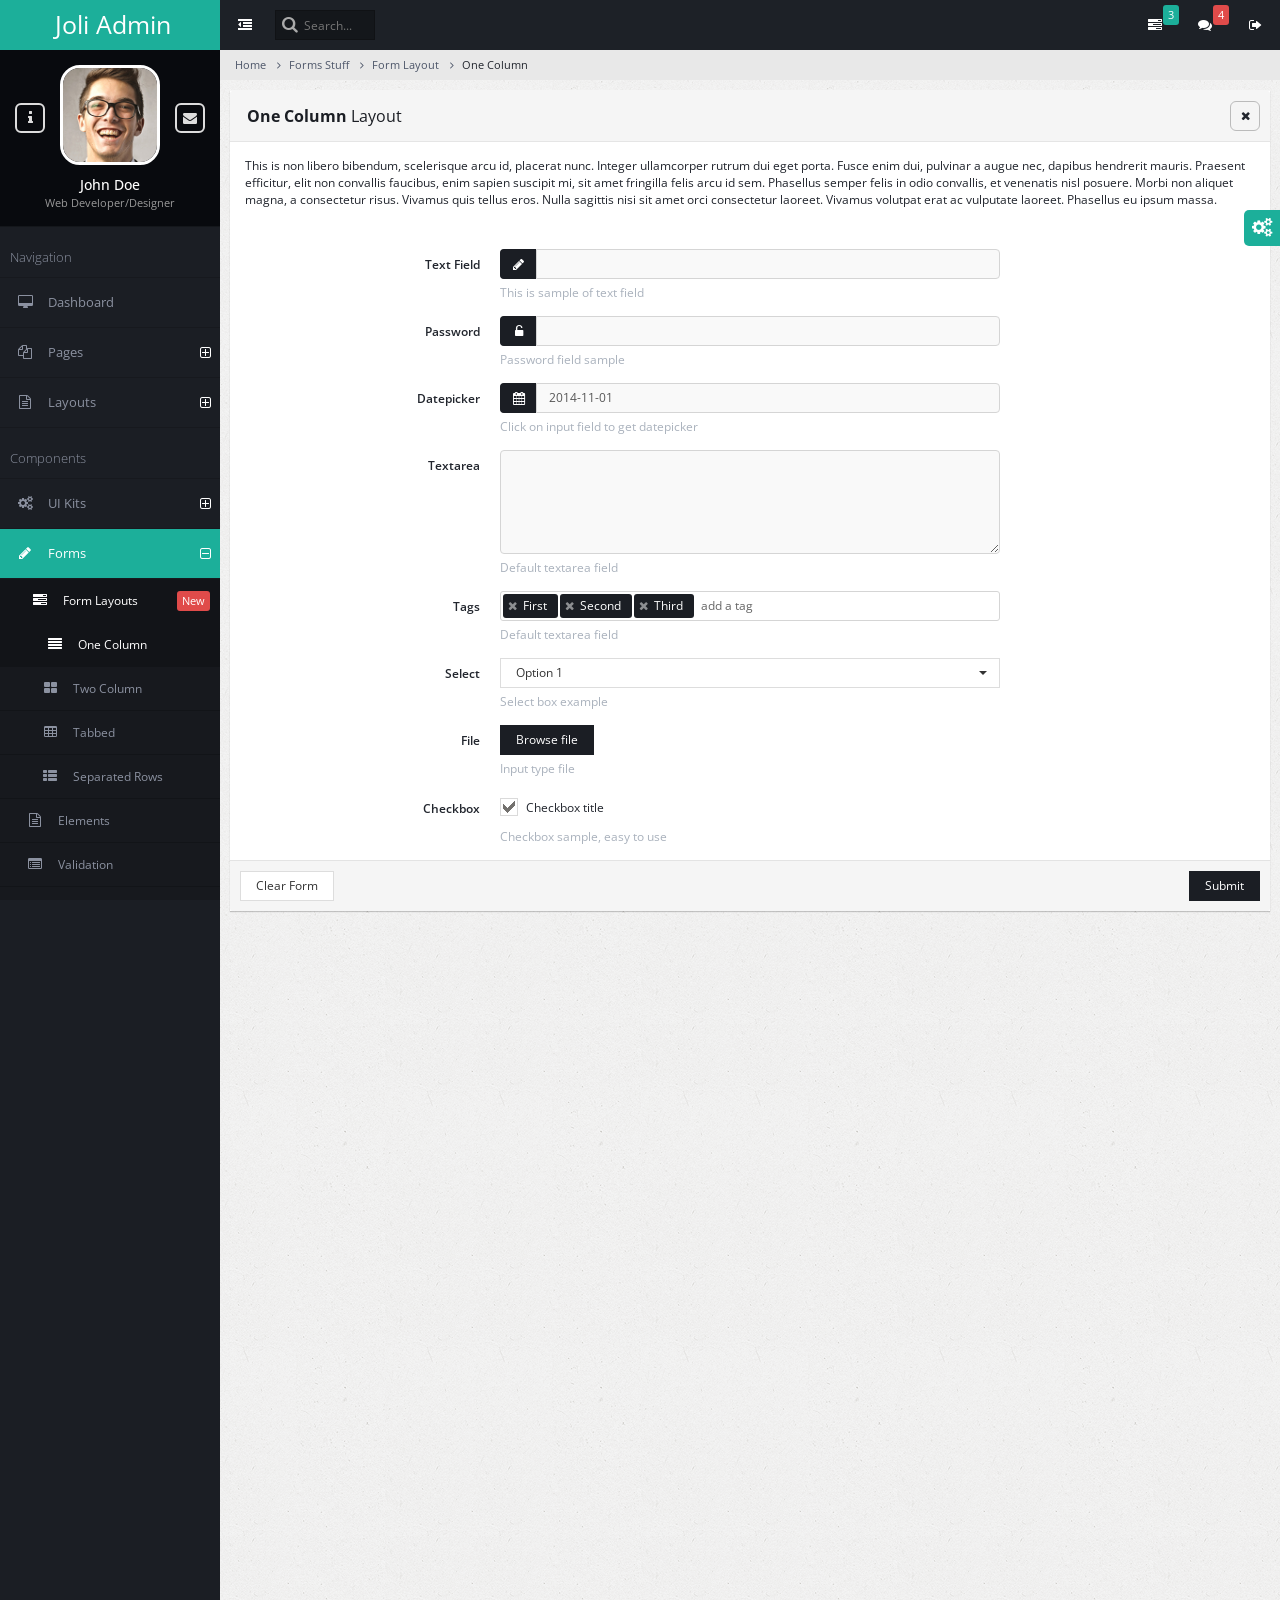
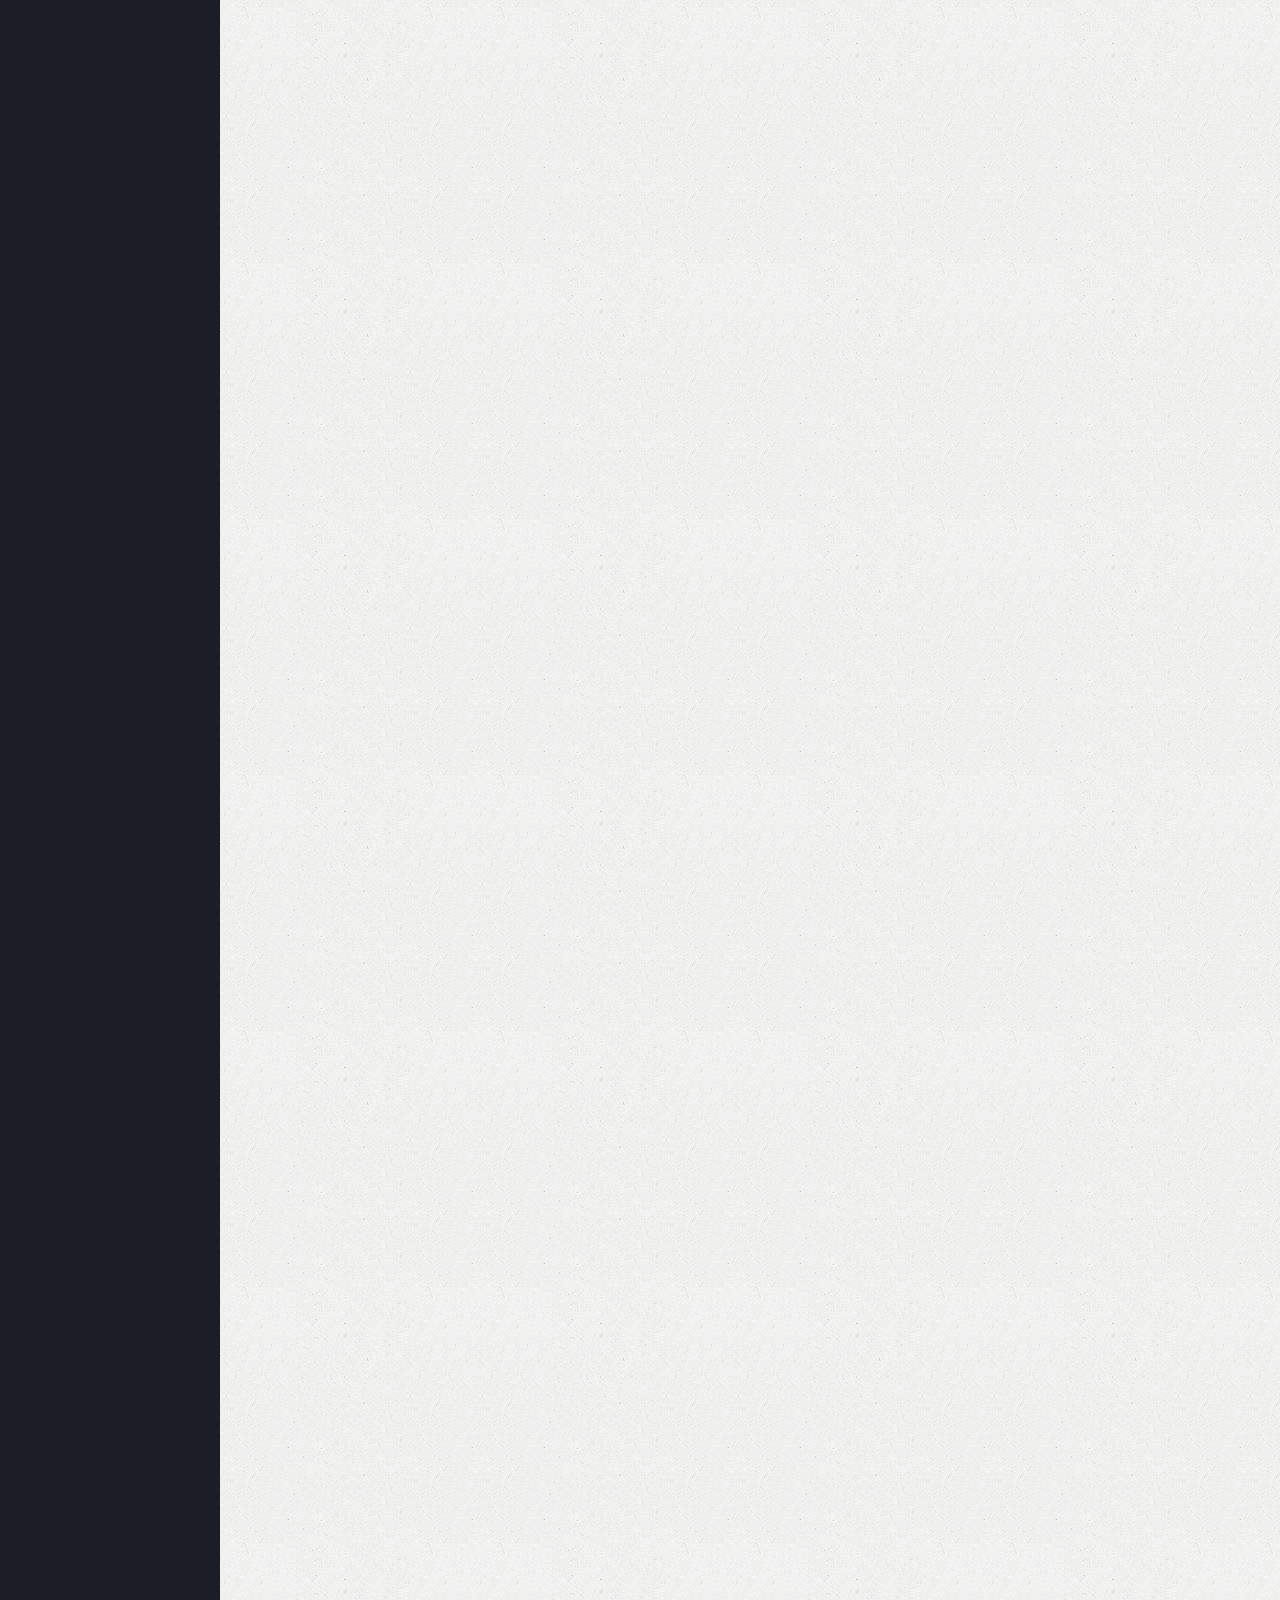
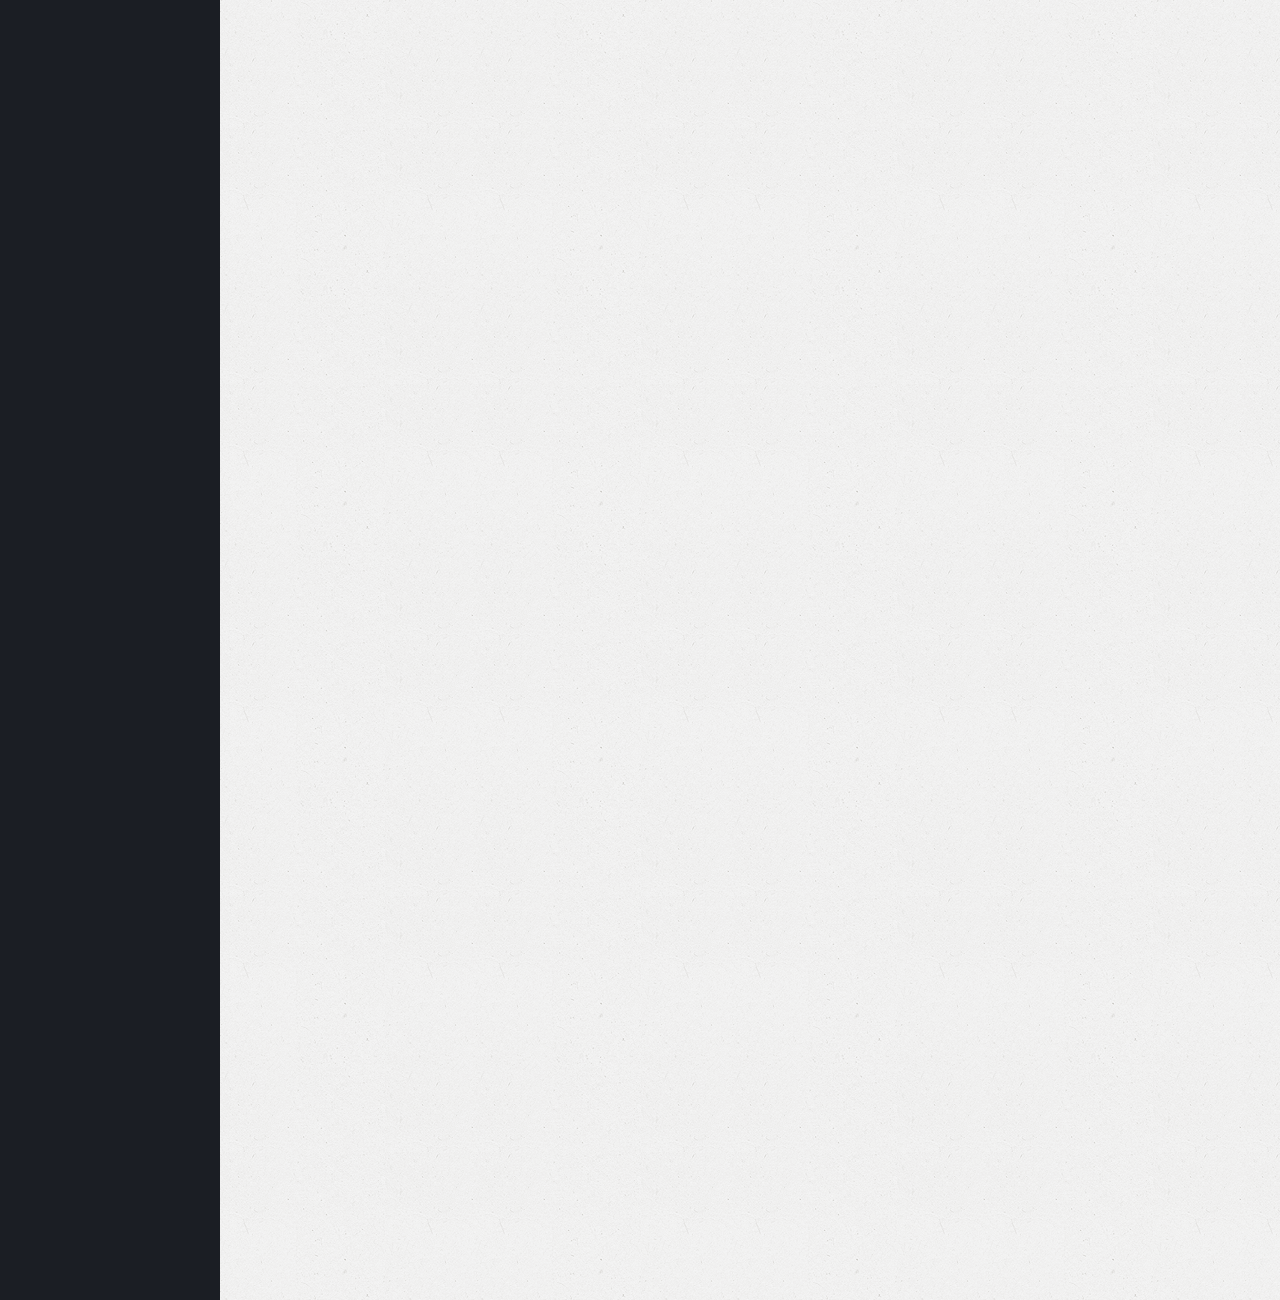
<file: BancoWeb/src/main/webapp/form-layouts-one-column.html>
<!DOCTYPE html>
<html lang="en">
    <head>        
        <!-- META SECTION -->
        <title>Joli Admin - Responsive Bootstrap Admin Template</title>            
        <meta http-equiv="Content-Type" content="text/html; charset=utf-8" />
        <meta http-equiv="X-UA-Compatible" content="IE=edge" />
        <meta name="viewport" content="width=device-width, initial-scale=1" />
        
        <link rel="icon" href="favicon.ico" type="image/x-icon" />
        <!-- END META SECTION -->
                        
        <!-- CSS INCLUDE -->        
        <link rel="stylesheet" type="text/css" id="theme" href="css/theme-default.css"/>
        <!-- EOF CSS INCLUDE -->                   
    </head>
    <body>
        <!-- START PAGE CONTAINER -->
        <div class="page-container">
            
            <!-- START PAGE SIDEBAR -->
            <div class="page-sidebar">
                <!-- START X-NAVIGATION -->
                <ul class="x-navigation">
                    <li class="xn-logo">
                        <a href="index.html">Joli Admin</a>
                        <a href="#" class="x-navigation-control"></a>
                    </li>
                    <li class="xn-profile">
                        <a href="#" class="profile-mini">
                            <img src="assets/images/users/avatar.jpg" alt="John Doe"/>
                        </a>
                        <div class="profile">
                            <div class="profile-image">
                                <img src="assets/images/users/avatar.jpg" alt="John Doe"/>
                            </div>
                            <div class="profile-data">
                                <div class="profile-data-name">John Doe</div>
                                <div class="profile-data-title">Web Developer/Designer</div>
                            </div>
                            <div class="profile-controls">
                                <a href="pages-profile.html" class="profile-control-left"><span class="fa fa-info"></span></a>
                                <a href="pages-messages.html" class="profile-control-right"><span class="fa fa-envelope"></span></a>
                            </div>
                        </div>                                                                        
                    </li>
                    <li class="xn-title">Navigation</li>                    
                    <li>
                        <a href="index.html"><span class="fa fa-desktop"></span> <span class="xn-text">Dashboard</span></a>
                    </li>
                    <li class="xn-openable">
                        <a href="#"><span class="fa fa-files-o"></span> <span class="xn-text">Pages</span></a>
                        <ul>
                            <li><a href="pages-gallery.html"><span class="fa fa-image"></span> Gallery</a></li>
                            <li><a href="pages-profile.html"><span class="fa fa-user"></span> Profile</a></li>
                            <li><a href="pages-address-book.html"><span class="fa fa-users"></span> Address Book</a></li>
                            <li class="xn-openable">
                                <a href="#"><span class="fa fa-clock-o"></span> Timeline</a>
                                <ul>
                                    <li><a href="pages-timeline.html"><span class="fa fa-align-center"></span> Default</a></li>
                                    <li><a href="pages-timeline-simple.html"><span class="fa fa-align-justify"></span> Full Width</a></li>
                                </ul>
                            </li>
                            <li class="xn-openable">
                                <a href="#"><span class="fa fa-envelope"></span> Mailbox</a>
                                <ul>
                                    <li><a href="pages-mailbox-inbox.html"><span class="fa fa-inbox"></span> Inbox</a></li>
                                    <li><a href="pages-mailbox-message.html"><span class="fa fa-file-text"></span> Message</a></li>
                                    <li><a href="pages-mailbox-compose.html"><span class="fa fa-pencil"></span> Compose</a></li>
                                </ul>
                            </li>
                            <li><a href="pages-messages.html"><span class="fa fa-comments"></span> Messages</a></li>
                            <li><a href="pages-calendar.html"><span class="fa fa-calendar"></span> Calendar</a></li>
                            <li><a href="pages-tasks.html"><span class="fa fa-edit"></span> Tasks</a></li>
                            <li><a href="pages-content-table.html"><span class="fa fa-columns"></span> Content Table</a></li>
                            <li><a href="pages-faq.html"><span class="fa fa-question-circle"></span> FAQ</a></li>
                            <li><a href="pages-search.html"><span class="fa fa-search"></span> Search</a></li>
                            <li class="xn-openable">
                                <a href="#"><span class="fa fa-file"></span> Blog</a>
                                
                                <ul>                                    
                                    <li><a href="pages-blog-list.html"><span class="fa fa-copy"></span> List of Posts</a></li>
                                    <li><a href="pages-blog-post.html"><span class="fa fa-file-o"></span>Single Post</a></li>
                                </ul>
                            </li>
                            <li class="xn-openable">
                                <a href="#"><span class="fa fa-sign-in"></span> Login</a>
                                <ul>                                    
                                    <li><a href="pages-login.html">App Login</a></li>
                                    <li><a href="pages-login-website.html">Website Login</a></li>
                                    <li><a href="pages-login-website-light.html"> Website Login Light</a></li>
                                </ul>
                            </li>                            
                            <li class="xn-openable">
                                <a href="#"><span class="fa fa-warning"></span> Error Pages</a>
                                <ul>                                    
                                    <li><a href="pages-error-404.html">Error 404 Sample 1</a></li>
                                    <li><a href="pages-error-404-2.html">Error 404 Sample 2</a></li>
                                    <li><a href="pages-error-500.html"> Error 500</a></li>
                                </ul>
                            </li>                            
                        </ul>
                    </li>
                    <li class="xn-openable">
                        <a href="#"><span class="fa fa-file-text-o"></span> <span class="xn-text">Layouts</span></a>
                        <ul>
                            <li><a href="layout-boxed.html">Boxed</a></li>
                            <li><a href="layout-nav-toggled.html">Navigation Toggled</a></li>
                            <li><a href="layout-nav-top.html">Navigation Top</a></li>
                            <li><a href="layout-nav-right.html">Navigation Right</a></li>
                            <li><a href="layout-nav-top-fixed.html">Top Navigation Fixed</a></li>                            
                            <li><a href="layout-nav-custom.html">Custom Navigation</a></li>
                            <li><a href="layout-frame-left.html">Frame Left Column</a></li>
                            <li><a href="layout-frame-right.html">Frame Right Column</a></li>
                            <li><a href="layout-search-left.html">Search Left Side</a></li>
                            <li><a href="blank.html">Blank Page</a></li>
                        </ul>
                    </li>              
                    <li class="xn-title">Components</li>                    
                    <li class="xn-openable">
                        <a href="#"><span class="fa fa-cogs"></span> <span class="xn-text">UI Kits</span></a>
                        <ul>
                            <li><a href="ui-widgets.html"><span class="fa fa-heart"></span> Widgets</a></li>                            
                            <li><a href="ui-elements.html"><span class="fa fa-cogs"></span> Elements</a></li>
                            <li><a href="ui-buttons.html"><span class="fa fa-square-o"></span> Buttons</a></li>                            
                            <li><a href="ui-panels.html"><span class="fa fa-pencil-square-o"></span> Panels</a></li>
                            <li><a href="ui-icons.html"><span class="fa fa-magic"></span> Icons</a><div class="informer informer-warning">+679</div></li>
                            <li><a href="ui-typography.html"><span class="fa fa-pencil"></span> Typography</a></li>
                            <li><a href="ui-portlet.html"><span class="fa fa-th"></span> Portlet</a></li>
                            <li><a href="ui-sliders.html"><span class="fa fa-arrows-h"></span> Sliders</a></li>
                            <li><a href="ui-alerts-popups.html"><span class="fa fa-warning"></span> Alerts & Popups</a></li>                            
                            <li><a href="ui-lists.html"><span class="fa fa-list-ul"></span> Lists</a></li>
                            <li><a href="ui-tour.html"><span class="fa fa-random"></span> Tour</a></li>
                        </ul>
                    </li>                    
                    <li class="xn-openable active">
                        <a href="#"><span class="fa fa-pencil"></span> <span class="xn-text">Forms</span></a>
                        <ul>
                            <li class="active">
                                <a href="form-layouts-two-column.html"><span class="fa fa-tasks"></span> Form Layouts</a>
                                <div class="informer informer-danger">New</div>
                                <ul>
                                    <li class="active"><a href="form-layouts-one-column.html"><span class="fa fa-align-justify"></span> One Column</a></li>
                                    <li><a href="form-layouts-two-column.html"><span class="fa fa-th-large"></span> Two Column</a></li>
                                    <li><a href="form-layouts-tabbed.html"><span class="fa fa-table"></span> Tabbed</a></li>
                                    <li><a href="form-layouts-separated.html"><span class="fa fa-th-list"></span> Separated Rows</a></li>
                                </ul> 
                            </li>
                            <li><a href="form-elements.html"><span class="fa fa-file-text-o"></span> Elements</a></li>
                            <li><a href="form-validation.html"><span class="fa fa-list-alt"></span> Validation</a></li>
                            <li><a href="form-wizards.html"><span class="fa fa-arrow-right"></span> Wizards</a></li>
                            <li><a href="form-editors.html"><span class="fa fa-text-width"></span> WYSIWYG Editors</a></li>
                            <li><a href="form-file-handling.html"><span class="fa fa-floppy-o"></span> File Handling</a></li>
                        </ul>
                    </li>
                    <li class="xn-openable">
                        <a href="tables.html"><span class="fa fa-table"></span> <span class="xn-text">Tables</span></a>
                        <ul>                            
                            <li><a href="table-basic.html"><span class="fa fa-align-justify"></span> Basic</a></li>
                            <li><a href="table-datatables.html"><span class="fa fa-sort-alpha-desc"></span> Data Tables</a></li>
                            <li><a href="table-export.html"><span class="fa fa-download"></span> Export Tables</a></li>                            
                        </ul>
                    </li>
                    <li class="xn-openable">
                        <a href="#"><span class="fa fa-bar-chart-o"></span> <span class="xn-text">Charts</span></a>
                        <ul>
                            <li><a href="charts-morris.html"><span class="xn-text">Morris</span></a></li>
                            <li><a href="charts-nvd3.html"><span class="xn-text">NVD3</span></a></li>
                            <li><a href="charts-rickshaw.html"><span class="xn-text">Rickshaw</span></a></li>
                            <li><a href="charts-other.html"><span class="xn-text">Other</span></a></li>
                        </ul>
                    </li>   
                    <li>
                        <a href="maps.html"><span class="fa fa-map-marker"></span> <span class="xn-text">Maps</span></a>
                    </li>                    
                    <li class="xn-openable">
                        <a href="#"><span class="fa fa-sitemap"></span> <span class="xn-text">Navigation Levels</span></a>
                        <ul>                            
                            <li class="xn-openable">
                                <a href="#">Second Level</a>
                                <ul>
                                    <li class="xn-openable">
                                        <a href="#">Third Level</a>
                                        <ul>
                                            <li class="xn-openable">
                                                <a href="#">Fourth Level</a>
                                                <ul>
                                                    <li><a href="#">Fifth Level</a></li>
                                                </ul>
                                            </li>
                                        </ul>
                                    </li>
                                </ul>
                            </li>                            
                        </ul>
                    </li>                    
                </ul>
                <!-- END X-NAVIGATION -->
            </div>
            <!-- END PAGE SIDEBAR -->
            
            <!-- PAGE CONTENT -->
            <div class="page-content">
                
                <!-- START X-NAVIGATION VERTICAL -->
                <ul class="x-navigation x-navigation-horizontal x-navigation-panel">
                    <!-- TOGGLE NAVIGATION -->
                    <li class="xn-icon-button">
                        <a href="#" class="x-navigation-minimize"><span class="fa fa-dedent"></span></a>
                    </li>
                    <!-- END TOGGLE NAVIGATION -->
                    <!-- SEARCH -->
                    <li class="xn-search">
                        <form role="form">
                            <input type="text" name="search" placeholder="Search..."/>
                        </form>
                    </li>   
                    <!-- END SEARCH -->
                    <!-- SIGN OUT -->
                    <li class="xn-icon-button pull-right">
                        <a href="#" class="mb-control" data-box="#mb-signout"><span class="fa fa-sign-out"></span></a>                        
                    </li> 
                    <!-- END SIGN OUT -->
                    <!-- MESSAGES -->
                    <li class="xn-icon-button pull-right">
                        <a href="#"><span class="fa fa-comments"></span></a>
                        <div class="informer informer-danger">4</div>
                        <div class="panel panel-primary animated zoomIn xn-drop-left xn-panel-dragging">
                            <div class="panel-heading">
                                <h3 class="panel-title"><span class="fa fa-comments"></span> Messages</h3>                                
                                <div class="pull-right">
                                    <span class="label label-danger">4 new</span>
                                </div>
                            </div>
                            <div class="panel-body list-group list-group-contacts scroll" style="height: 200px;">
                                <a href="#" class="list-group-item">
                                    <div class="list-group-status status-online"></div>
                                    <img src="assets/images/users/user2.jpg" class="pull-left" alt="John Doe"/>
                                    <span class="contacts-title">John Doe</span>
                                    <p>Praesent placerat tellus id augue condimentum</p>
                                </a>
                                <a href="#" class="list-group-item">
                                    <div class="list-group-status status-away"></div>
                                    <img src="assets/images/users/user.jpg" class="pull-left" alt="Dmitry Ivaniuk"/>
                                    <span class="contacts-title">Dmitry Ivaniuk</span>
                                    <p>Donec risus sapien, sagittis et magna quis</p>
                                </a>
                                <a href="#" class="list-group-item">
                                    <div class="list-group-status status-away"></div>
                                    <img src="assets/images/users/user3.jpg" class="pull-left" alt="Nadia Ali"/>
                                    <span class="contacts-title">Nadia Ali</span>
                                    <p>Mauris vel eros ut nunc rhoncus cursus sed</p>
                                </a>
                                <a href="#" class="list-group-item">
                                    <div class="list-group-status status-offline"></div>
                                    <img src="assets/images/users/user6.jpg" class="pull-left" alt="Darth Vader"/>
                                    <span class="contacts-title">Darth Vader</span>
                                    <p>I want my money back!</p>
                                </a>
                            </div>     
                            <div class="panel-footer text-center">
                                <a href="pages-messages.html">Show all messages</a>
                            </div>                            
                        </div>                        
                    </li>
                    <!-- END MESSAGES -->
                    <!-- TASKS -->
                    <li class="xn-icon-button pull-right">
                        <a href="#"><span class="fa fa-tasks"></span></a>
                        <div class="informer informer-warning">3</div>
                        <div class="panel panel-primary animated zoomIn xn-drop-left xn-panel-dragging">
                            <div class="panel-heading">
                                <h3 class="panel-title"><span class="fa fa-tasks"></span> Tasks</h3>                                
                                <div class="pull-right">
                                    <span class="label label-warning">3 active</span>
                                </div>
                            </div>
                            <div class="panel-body list-group scroll" style="height: 200px;">                                
                                <a class="list-group-item" href="#">
                                    <strong>Phasellus augue arcu, elementum</strong>
                                    <div class="progress progress-small progress-striped active">
                                        <div class="progress-bar progress-bar-danger" role="progressbar" aria-valuenow="50" aria-valuemin="0" aria-valuemax="100" style="width: 50%;">50%</div>
                                    </div>
                                    <small class="text-muted">John Doe, 25 Sep 2014 / 50%</small>
                                </a>
                                <a class="list-group-item" href="#">
                                    <strong>Aenean ac cursus</strong>
                                    <div class="progress progress-small progress-striped active">
                                        <div class="progress-bar progress-bar-warning" role="progressbar" aria-valuenow="80" aria-valuemin="0" aria-valuemax="100" style="width: 80%;">80%</div>
                                    </div>
                                    <small class="text-muted">Dmitry Ivaniuk, 24 Sep 2014 / 80%</small>
                                </a>
                                <a class="list-group-item" href="#">
                                    <strong>Lorem ipsum dolor</strong>
                                    <div class="progress progress-small progress-striped active">
                                        <div class="progress-bar progress-bar-success" role="progressbar" aria-valuenow="95" aria-valuemin="0" aria-valuemax="100" style="width: 95%;">95%</div>
                                    </div>
                                    <small class="text-muted">John Doe, 23 Sep 2014 / 95%</small>
                                </a>
                                <a class="list-group-item" href="#">
                                    <strong>Cras suscipit ac quam at tincidunt.</strong>
                                    <div class="progress progress-small">
                                        <div class="progress-bar" role="progressbar" aria-valuenow="100" aria-valuemin="0" aria-valuemax="100" style="width: 100%;">100%</div>
                                    </div>
                                    <small class="text-muted">John Doe, 21 Sep 2014 /</small><small class="text-success"> Done</small>
                                </a>                                
                            </div>     
                            <div class="panel-footer text-center">
                                <a href="pages-tasks.html">Show all tasks</a>
                            </div>                            
                        </div>                        
                    </li>
                    <!-- END TASKS -->
                </ul>
                <!-- END X-NAVIGATION VERTICAL -->                   
                
                <!-- START BREADCRUMB -->
                <ul class="breadcrumb">
                    <li><a href="#">Home</a></li>
                    <li><a href="#">Forms Stuff</a></li>
                    <li><a href="#">Form Layout</a></li>
                    <li class="active">One Column</li>
                </ul>
                <!-- END BREADCRUMB -->
                
                <!-- PAGE CONTENT WRAPPER -->
                <div class="page-content-wrap">
                
                    <div class="row">
                        <div class="col-md-12">
                            
                            <form class="form-horizontal">
                            <div class="panel panel-default">
                                <div class="panel-heading">
                                    <h3 class="panel-title"><strong>One Column</strong> Layout</h3>
                                    <ul class="panel-controls">
                                        <li><a href="#" class="panel-remove"><span class="fa fa-times"></span></a></li>
                                    </ul>
                                </div>
                                <div class="panel-body">
                                    <p>This is non libero bibendum, scelerisque arcu id, placerat nunc. Integer ullamcorper rutrum dui eget porta. Fusce enim dui, pulvinar a augue nec, dapibus hendrerit mauris. Praesent efficitur, elit non convallis faucibus, enim sapien suscipit mi, sit amet fringilla felis arcu id sem. Phasellus semper felis in odio convallis, et venenatis nisl posuere. Morbi non aliquet magna, a consectetur risus. Vivamus quis tellus eros. Nulla sagittis nisi sit amet orci consectetur laoreet. Vivamus volutpat erat ac vulputate laoreet. Phasellus eu ipsum massa.</p>
                                </div>
                                <div class="panel-body">                                                                        
                                    
                                    <div class="form-group">
                                        <label class="col-md-3 col-xs-12 control-label">Text Field</label>
                                        <div class="col-md-6 col-xs-12">                                            
                                            <div class="input-group">
                                                <span class="input-group-addon"><span class="fa fa-pencil"></span></span>
                                                <input type="text" class="form-control"/>
                                            </div>                                            
                                            <span class="help-block">This is sample of text field</span>
                                        </div>
                                    </div>
                                    
                                    <div class="form-group">                                        
                                        <label class="col-md-3 col-xs-12 control-label">Password</label>
                                        <div class="col-md-6 col-xs-12">
                                            <div class="input-group">
                                                <span class="input-group-addon"><span class="fa fa-unlock-alt"></span></span>
                                                <input type="password" class="form-control"/>
                                            </div>            
                                            <span class="help-block">Password field sample</span>
                                        </div>
                                    </div>
                                    
                                    <div class="form-group">                                        
                                        <label class="col-md-3 col-xs-12 control-label">Datepicker</label>
                                        <div class="col-md-6 col-xs-12">
                                            <div class="input-group">
                                                <span class="input-group-addon"><span class="fa fa-calendar"></span></span>
                                                <input type="text" class="form-control datepicker" value="2014-11-01">                                            
                                            </div>
                                            <span class="help-block">Click on input field to get datepicker</span>
                                        </div>
                                    </div>
                                    
                                    <div class="form-group">
                                        <label class="col-md-3 col-xs-12 control-label">Textarea</label>
                                        <div class="col-md-6 col-xs-12">                                            
                                            <textarea class="form-control" rows="5"></textarea>
                                            <span class="help-block">Default textarea field</span>
                                        </div>
                                    </div>
                                    
                                    <div class="form-group">
                                        <label class="col-md-3 col-xs-12 control-label">Tags</label>
                                        <div class="col-md-6 col-xs-12">                                                                                            
                                            <input type="text" class="tagsinput" value="First,Second,Third"/>
                                            <span class="help-block">Default textarea field</span>
                                        </div>
                                    </div>
                                    
                                    <div class="form-group">
                                        <label class="col-md-3 col-xs-12 control-label">Select</label>
                                        <div class="col-md-6 col-xs-12">                                                                                            
                                            <select class="form-control select">
                                                <option>Option 1</option>
                                                <option>Option 2</option>
                                                <option>Option 3</option>
                                                <option>Option 4</option>
                                                <option>Option 5</option>
                                            </select>
                                            <span class="help-block">Select box example</span>
                                        </div>
                                    </div>
                                    
                                    <div class="form-group">
                                        <label class="col-md-3 col-xs-12 control-label">File</label>
                                        <div class="col-md-6 col-xs-12">                                                                                                                                        
                                            <input type="file" class="fileinput btn-primary" name="filename" id="filename" title="Browse file"/>
                                            <span class="help-block">Input type file</span>
                                        </div>
                                    </div>
                                    
                                    <div class="form-group">
                                        <label class="col-md-3 col-xs-12 control-label">Checkbox</label>
                                        <div class="col-md-6 col-xs-12">                                                                                                                                        
                                            <label class="check"><input type="checkbox" class="icheckbox" checked="checked"/> Checkbox title</label>
                                            <span class="help-block">Checkbox sample, easy to use</span>
                                        </div>
                                    </div>

                                </div>
                                <div class="panel-footer">
                                    <button class="btn btn-default">Clear Form</button>                                    
                                    <button class="btn btn-primary pull-right">Submit</button>
                                </div>
                            </div>
                            </form>
                            
                        </div>
                    </div>                    
                    
                </div>
                <!-- END PAGE CONTENT WRAPPER -->                                                
            </div>            
            <!-- END PAGE CONTENT -->
        </div>
        <!-- END PAGE CONTAINER -->
        
        <!-- MESSAGE BOX-->
        <div class="message-box animated fadeIn" data-sound="alert" id="mb-signout">
            <div class="mb-container">
                <div class="mb-middle">
                    <div class="mb-title"><span class="fa fa-sign-out"></span> Log <strong>Out</strong> ?</div>
                    <div class="mb-content">
                        <p>Are you sure you want to log out?</p>                    
                        <p>Press No if youwant to continue work. Press Yes to logout current user.</p>
                    </div>
                    <div class="mb-footer">
                        <div class="pull-right">
                            <a href="pages-login.html" class="btn btn-success btn-lg">Yes</a>
                            <button class="btn btn-default btn-lg mb-control-close">No</button>
                        </div>
                    </div>
                </div>
            </div>
        </div>
        <!-- END MESSAGE BOX-->

        <!-- START PRELOADS -->
        <audio id="audio-alert" src="audio/alert.mp3" preload="auto"></audio>
        <audio id="audio-fail" src="audio/fail.mp3" preload="auto"></audio>
        <!-- END PRELOADS -->             
        
    <!-- START SCRIPTS -->
        <!-- START PLUGINS -->
        <script type="text/javascript" src="js/plugins/jquery/jquery.min.js"></script>
        <script type="text/javascript" src="js/plugins/jquery/jquery-ui.min.js"></script>
        <script type="text/javascript" src="js/plugins/bootstrap/bootstrap.min.js"></script>                
        <!-- END PLUGINS -->
        
        <!-- THIS PAGE PLUGINS -->
        <script type='text/javascript' src='js/plugins/icheck/icheck.min.js'></script>
        <script type="text/javascript" src="js/plugins/mcustomscrollbar/jquery.mCustomScrollbar.min.js"></script>
        
        <script type="text/javascript" src="js/plugins/bootstrap/bootstrap-datepicker.js"></script>                
        <script type="text/javascript" src="js/plugins/bootstrap/bootstrap-file-input.js"></script>
        <script type="text/javascript" src="js/plugins/bootstrap/bootstrap-select.js"></script>
        <script type="text/javascript" src="js/plugins/tagsinput/jquery.tagsinput.min.js"></script>
        <!-- END THIS PAGE PLUGINS -->       
        
        <!-- START TEMPLATE -->
        <script type="text/javascript" src="js/settings.js"></script>
        
        <script type="text/javascript" src="js/plugins.js"></script>        
        <script type="text/javascript" src="js/actions.js"></script>        
        <!-- END TEMPLATE -->
    <!-- END SCRIPTS -->                   
    </body>
</html>
</file>
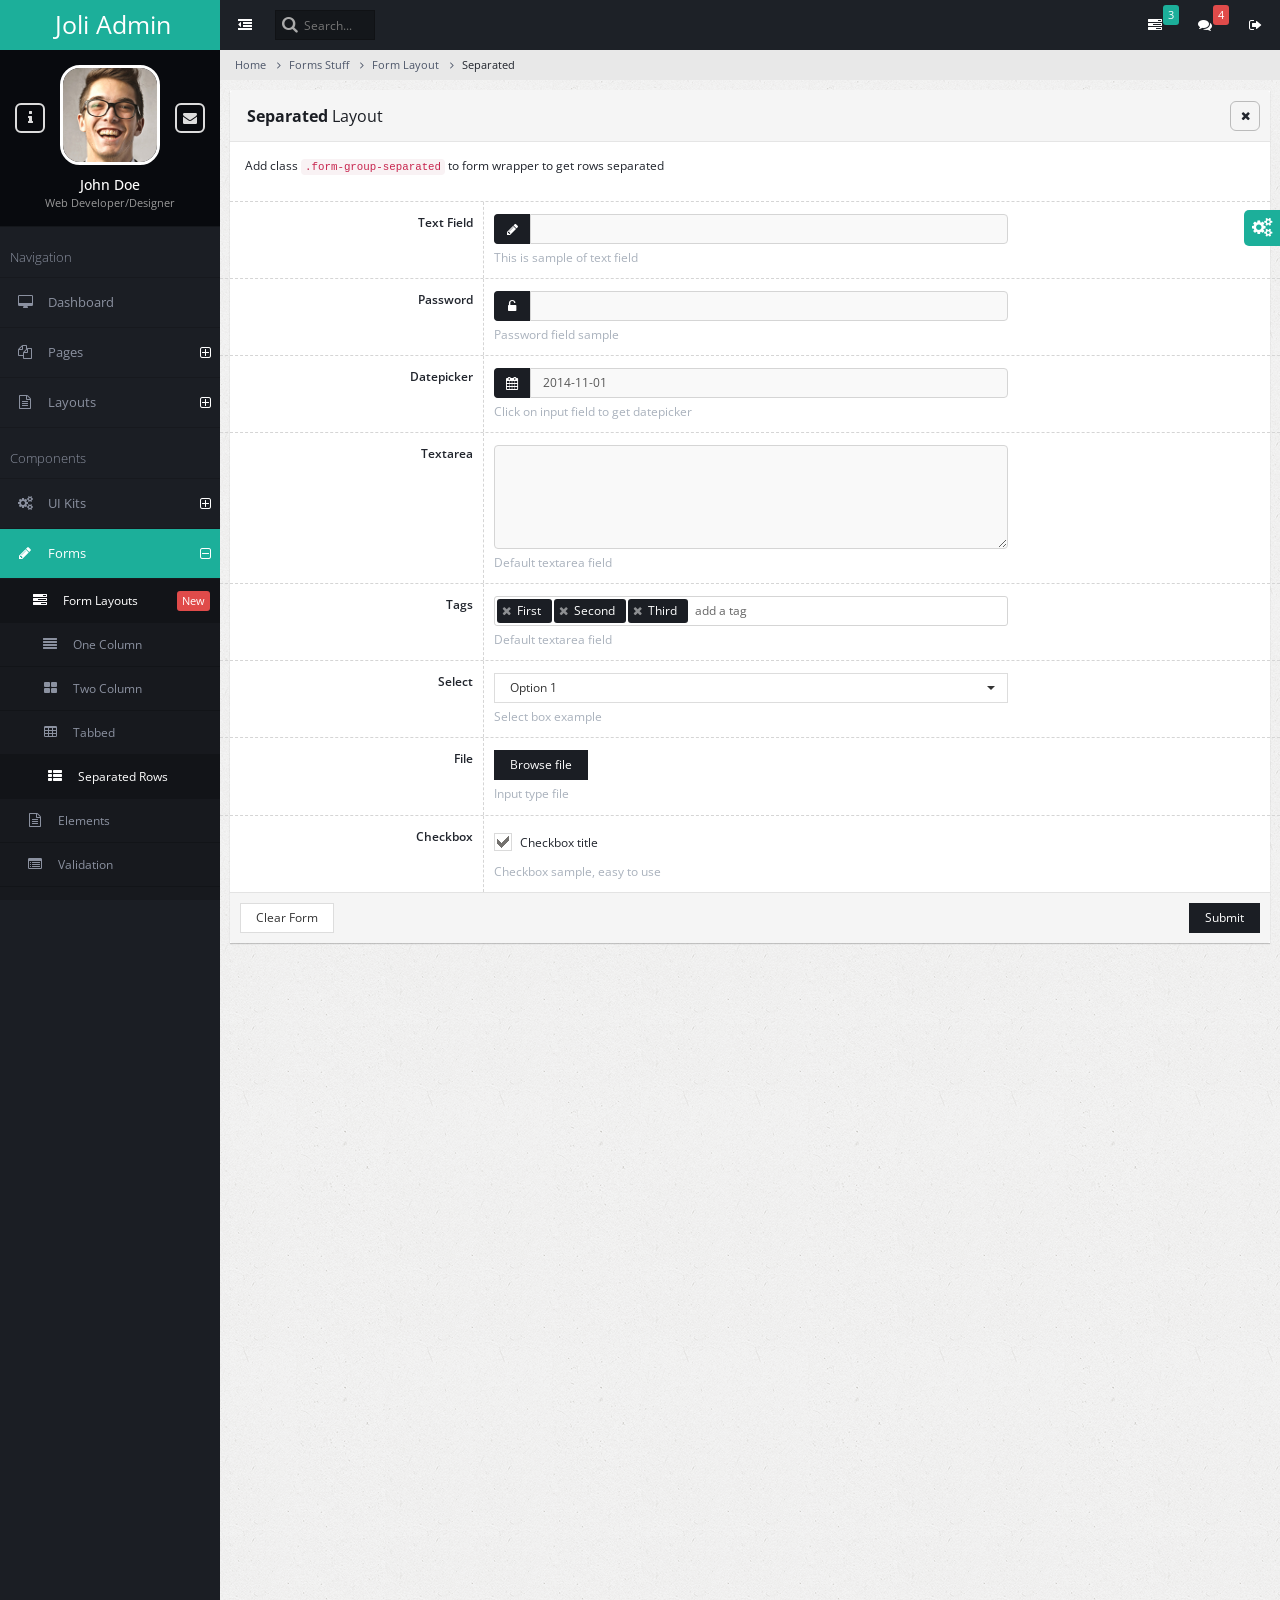
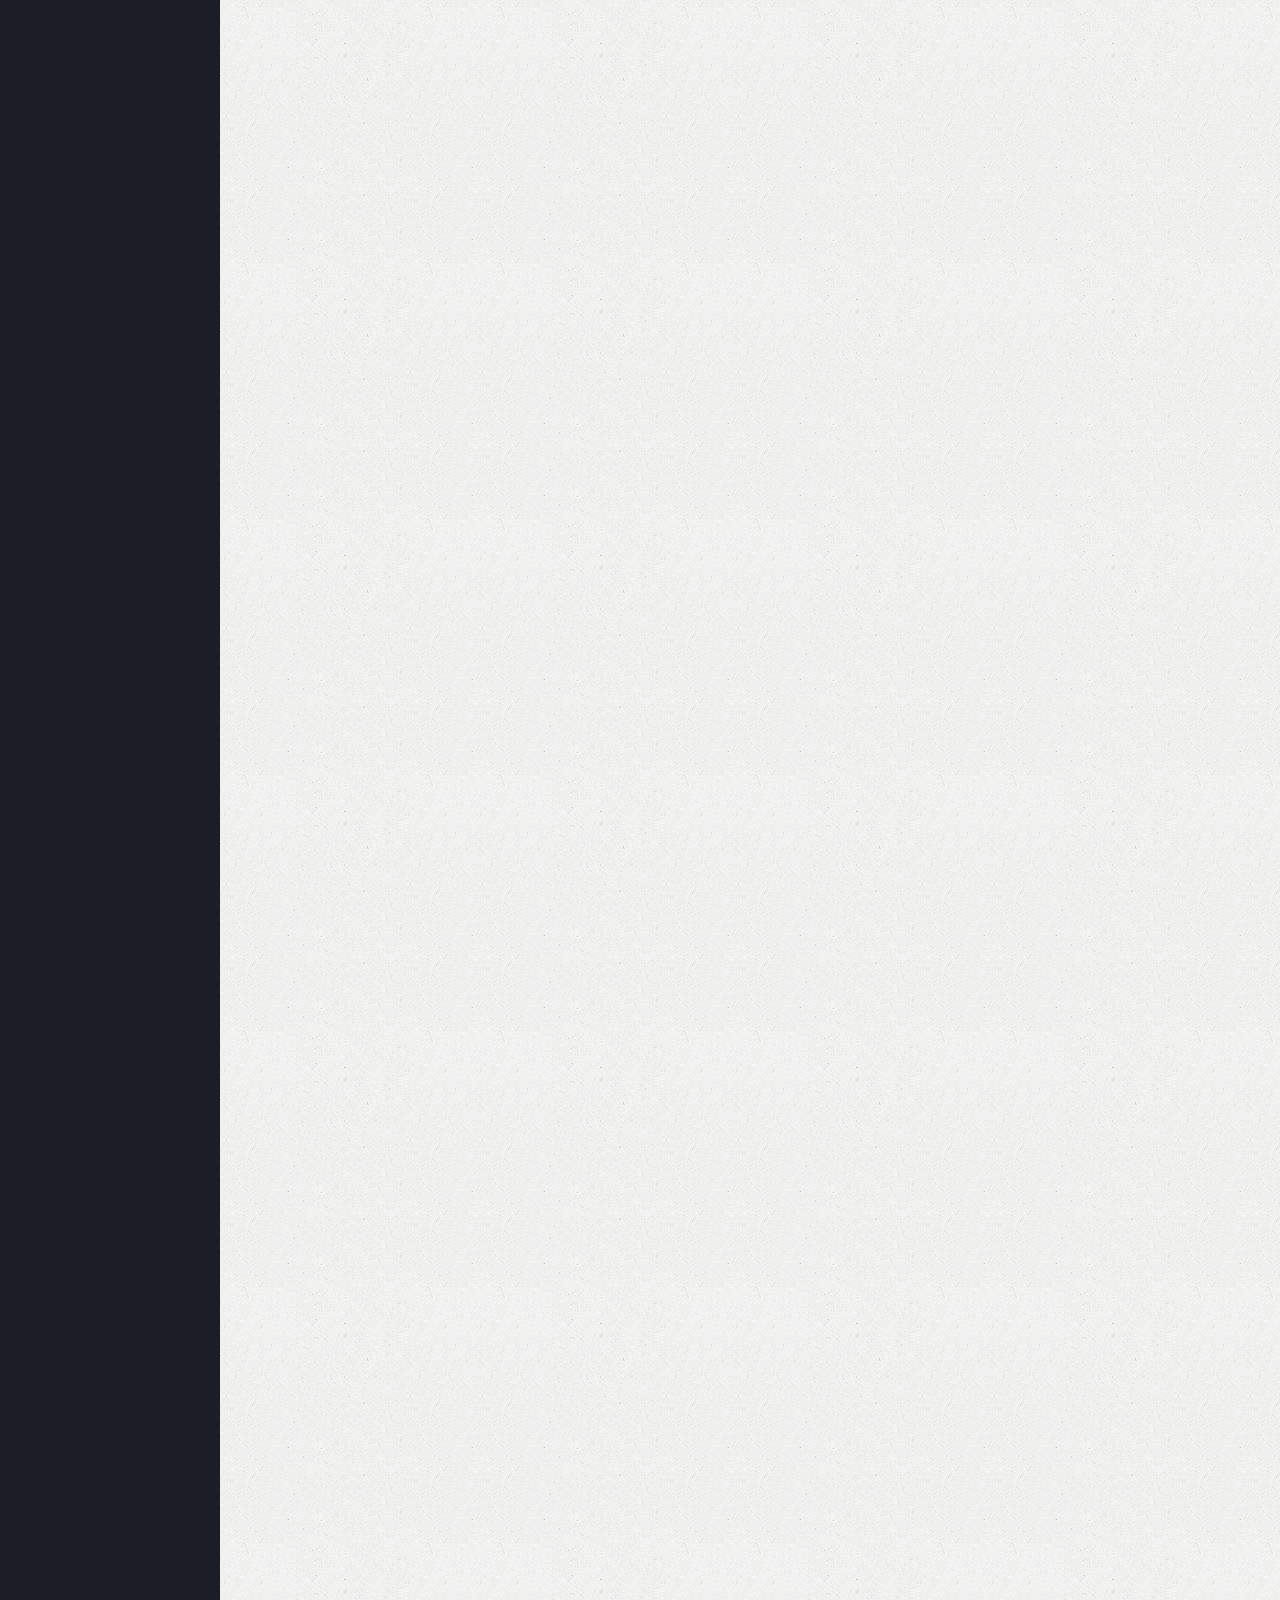
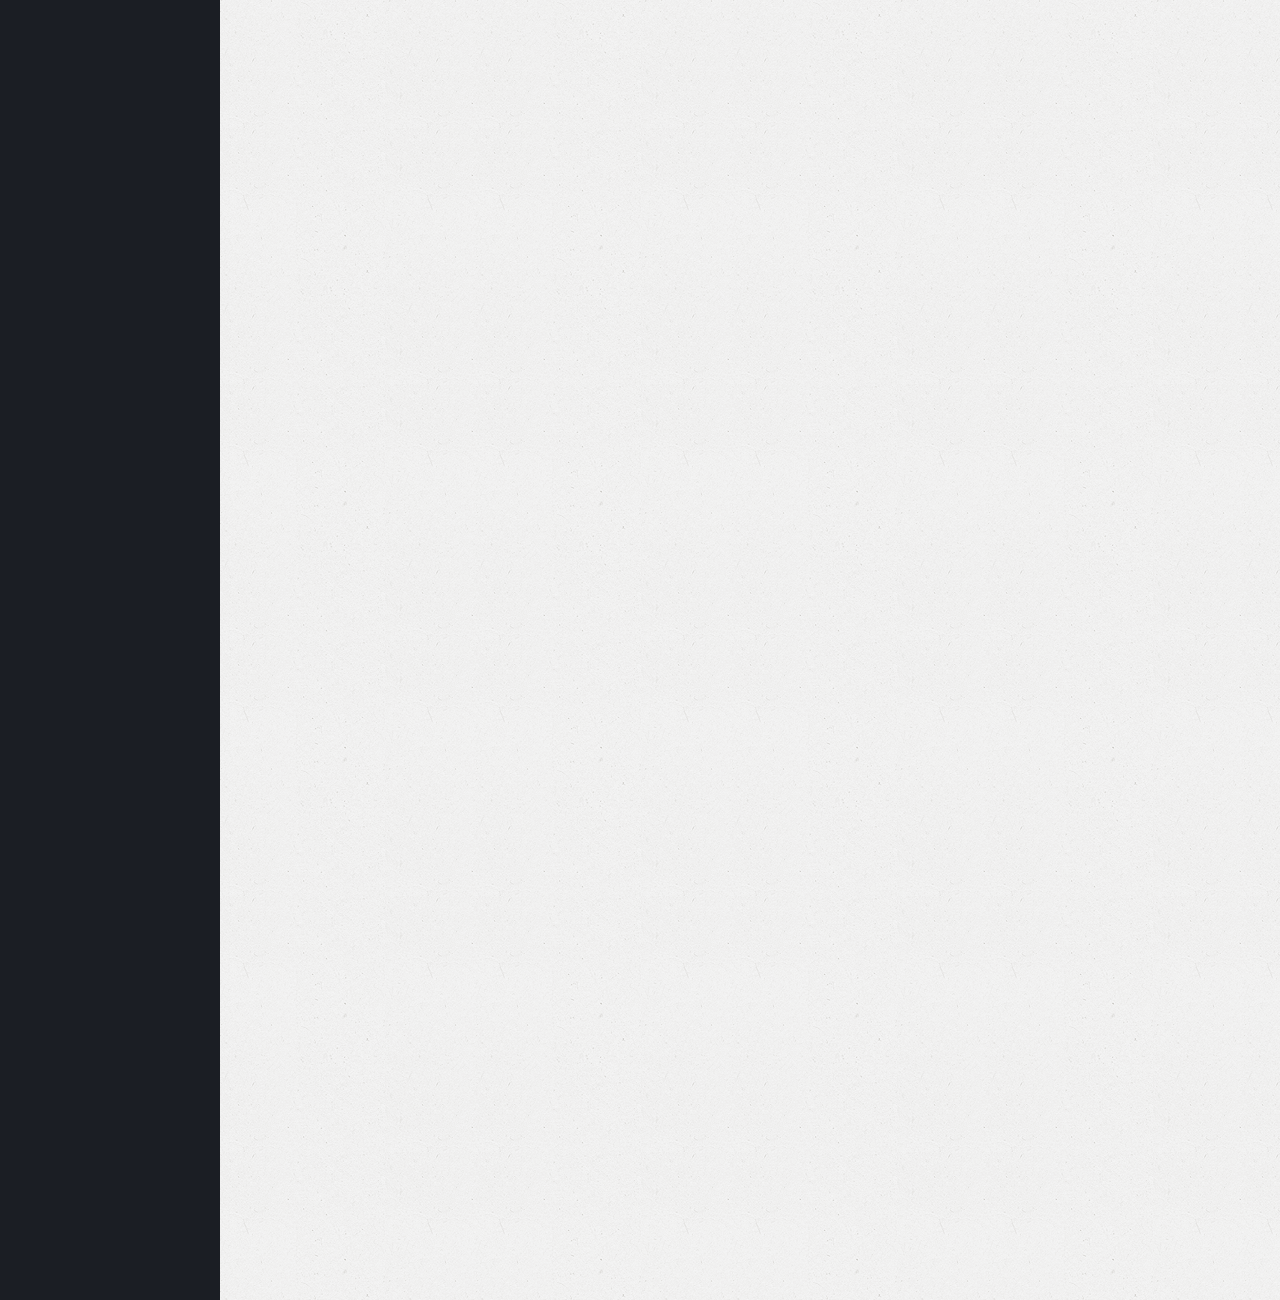
<file: BancoWeb/src/main/webapp/form-layouts-separated.html>
<!DOCTYPE html>
<html lang="en">
    <head>        
        <!-- META SECTION -->
        <title>Joli Admin - Responsive Bootstrap Admin Template</title>            
        <meta http-equiv="Content-Type" content="text/html; charset=utf-8" />
        <meta http-equiv="X-UA-Compatible" content="IE=edge" />
        <meta name="viewport" content="width=device-width, initial-scale=1" />
        
        <link rel="icon" href="favicon.ico" type="image/x-icon" />
        <!-- END META SECTION -->
                        
        <!-- CSS INCLUDE -->        
        <link rel="stylesheet" type="text/css" id="theme" href="css/theme-default.css"/>
        <!-- EOF CSS INCLUDE -->                  
    </head>
    <body>
        <!-- START PAGE CONTAINER -->
        <div class="page-container">
            
            <!-- START PAGE SIDEBAR -->
            <div class="page-sidebar">
                <!-- START X-NAVIGATION -->
                <ul class="x-navigation">
                    <li class="xn-logo">
                        <a href="index.html">Joli Admin</a>
                        <a href="#" class="x-navigation-control"></a>
                    </li>
                    <li class="xn-profile">
                        <a href="#" class="profile-mini">
                            <img src="assets/images/users/avatar.jpg" alt="John Doe"/>
                        </a>
                        <div class="profile">
                            <div class="profile-image">
                                <img src="assets/images/users/avatar.jpg" alt="John Doe"/>
                            </div>
                            <div class="profile-data">
                                <div class="profile-data-name">John Doe</div>
                                <div class="profile-data-title">Web Developer/Designer</div>
                            </div>
                            <div class="profile-controls">
                                <a href="pages-profile.html" class="profile-control-left"><span class="fa fa-info"></span></a>
                                <a href="pages-messages.html" class="profile-control-right"><span class="fa fa-envelope"></span></a>
                            </div>
                        </div>                                                                        
                    </li>
                    <li class="xn-title">Navigation</li>                    
                    <li>
                        <a href="index.html"><span class="fa fa-desktop"></span> <span class="xn-text">Dashboard</span></a>
                    </li>
                    <li class="xn-openable">
                        <a href="#"><span class="fa fa-files-o"></span> <span class="xn-text">Pages</span></a>
                        <ul>
                            <li><a href="pages-gallery.html"><span class="fa fa-image"></span> Gallery</a></li>
                            <li><a href="pages-profile.html"><span class="fa fa-user"></span> Profile</a></li>
                            <li><a href="pages-address-book.html"><span class="fa fa-users"></span> Address Book</a></li>
                            <li class="xn-openable">
                                <a href="#"><span class="fa fa-clock-o"></span> Timeline</a>
                                <ul>
                                    <li><a href="pages-timeline.html"><span class="fa fa-align-center"></span> Default</a></li>
                                    <li><a href="pages-timeline-simple.html"><span class="fa fa-align-justify"></span> Full Width</a></li>
                                </ul>
                            </li>
                            <li class="xn-openable">
                                <a href="#"><span class="fa fa-envelope"></span> Mailbox</a>
                                <ul>
                                    <li><a href="pages-mailbox-inbox.html"><span class="fa fa-inbox"></span> Inbox</a></li>
                                    <li><a href="pages-mailbox-message.html"><span class="fa fa-file-text"></span> Message</a></li>
                                    <li><a href="pages-mailbox-compose.html"><span class="fa fa-pencil"></span> Compose</a></li>
                                </ul>
                            </li>
                            <li><a href="pages-messages.html"><span class="fa fa-comments"></span> Messages</a></li>
                            <li><a href="pages-calendar.html"><span class="fa fa-calendar"></span> Calendar</a></li>
                            <li><a href="pages-tasks.html"><span class="fa fa-edit"></span> Tasks</a></li>
                            <li><a href="pages-content-table.html"><span class="fa fa-columns"></span> Content Table</a></li>
                            <li><a href="pages-faq.html"><span class="fa fa-question-circle"></span> FAQ</a></li>
                            <li><a href="pages-search.html"><span class="fa fa-search"></span> Search</a></li>
                            <li class="xn-openable">
                                <a href="#"><span class="fa fa-file"></span> Blog</a>
                                
                                <ul>                                    
                                    <li><a href="pages-blog-list.html"><span class="fa fa-copy"></span> List of Posts</a></li>
                                    <li><a href="pages-blog-post.html"><span class="fa fa-file-o"></span>Single Post</a></li>
                                </ul>
                            </li>
                            <li class="xn-openable">
                                <a href="#"><span class="fa fa-sign-in"></span> Login</a>
                                <ul>                                    
                                    <li><a href="pages-login.html">App Login</a></li>
                                    <li><a href="pages-login-website.html">Website Login</a></li>
                                    <li><a href="pages-login-website-light.html"> Website Login Light</a></li>
                                </ul>
                            </li>                            
                            <li class="xn-openable">
                                <a href="#"><span class="fa fa-warning"></span> Error Pages</a>
                                <ul>                                    
                                    <li><a href="pages-error-404.html">Error 404 Sample 1</a></li>
                                    <li><a href="pages-error-404-2.html">Error 404 Sample 2</a></li>
                                    <li><a href="pages-error-500.html"> Error 500</a></li>
                                </ul>
                            </li>                            
                        </ul>
                    </li>
                    <li class="xn-openable">
                        <a href="#"><span class="fa fa-file-text-o"></span> <span class="xn-text">Layouts</span></a>
                        <ul>
                            <li><a href="layout-boxed.html">Boxed</a></li>
                            <li><a href="layout-nav-toggled.html">Navigation Toggled</a></li>
                            <li><a href="layout-nav-top.html">Navigation Top</a></li>
                            <li><a href="layout-nav-right.html">Navigation Right</a></li>
                            <li><a href="layout-nav-top-fixed.html">Top Navigation Fixed</a></li>                            
                            <li><a href="layout-nav-custom.html">Custom Navigation</a></li>
                            <li><a href="layout-frame-left.html">Frame Left Column</a></li>
                            <li><a href="layout-frame-right.html">Frame Right Column</a></li>
                            <li><a href="layout-search-left.html">Search Left Side</a></li>
                            <li><a href="blank.html">Blank Page</a></li>
                        </ul>
                    </li>              
                    <li class="xn-title">Components</li>                    
                    <li class="xn-openable">
                        <a href="#"><span class="fa fa-cogs"></span> <span class="xn-text">UI Kits</span></a>
                        <ul>
                            <li><a href="ui-widgets.html"><span class="fa fa-heart"></span> Widgets</a></li>                            
                            <li><a href="ui-elements.html"><span class="fa fa-cogs"></span> Elements</a></li>
                            <li><a href="ui-buttons.html"><span class="fa fa-square-o"></span> Buttons</a></li>                            
                            <li><a href="ui-panels.html"><span class="fa fa-pencil-square-o"></span> Panels</a></li>
                            <li><a href="ui-icons.html"><span class="fa fa-magic"></span> Icons</a><div class="informer informer-warning">+679</div></li>
                            <li><a href="ui-typography.html"><span class="fa fa-pencil"></span> Typography</a></li>
                            <li><a href="ui-portlet.html"><span class="fa fa-th"></span> Portlet</a></li>
                            <li><a href="ui-sliders.html"><span class="fa fa-arrows-h"></span> Sliders</a></li>
                            <li><a href="ui-alerts-popups.html"><span class="fa fa-warning"></span> Alerts & Popups</a></li>                            
                            <li><a href="ui-lists.html"><span class="fa fa-list-ul"></span> Lists</a></li>
                            <li><a href="ui-tour.html"><span class="fa fa-random"></span> Tour</a></li>
                        </ul>
                    </li>                    
                    <li class="xn-openable active">
                        <a href="#"><span class="fa fa-pencil"></span> <span class="xn-text">Forms</span></a>
                        <ul>
                            <li class="active">
                                <a href="form-layouts-two-column.html"><span class="fa fa-tasks"></span> Form Layouts</a>
                                <div class="informer informer-danger">New</div>
                                <ul>
                                    <li><a href="form-layouts-one-column.html"><span class="fa fa-align-justify"></span> One Column</a></li>
                                    <li><a href="form-layouts-two-column.html"><span class="fa fa-th-large"></span> Two Column</a></li>
                                    <li><a href="form-layouts-tabbed.html"><span class="fa fa-table"></span> Tabbed</a></li>
                                    <li class="active"><a href="form-layouts-separated.html"><span class="fa fa-th-list"></span> Separated Rows</a></li>
                                </ul> 
                            </li>
                            <li><a href="form-elements.html"><span class="fa fa-file-text-o"></span> Elements</a></li>
                            <li><a href="form-validation.html"><span class="fa fa-list-alt"></span> Validation</a></li>
                            <li><a href="form-wizards.html"><span class="fa fa-arrow-right"></span> Wizards</a></li>
                            <li><a href="form-editors.html"><span class="fa fa-text-width"></span> WYSIWYG Editors</a></li>
                            <li><a href="form-file-handling.html"><span class="fa fa-floppy-o"></span> File Handling</a></li>
                        </ul>
                    </li>
                    <li class="xn-openable">
                        <a href="tables.html"><span class="fa fa-table"></span> <span class="xn-text">Tables</span></a>
                        <ul>                            
                            <li><a href="table-basic.html"><span class="fa fa-align-justify"></span> Basic</a></li>
                            <li><a href="table-datatables.html"><span class="fa fa-sort-alpha-desc"></span> Data Tables</a></li>
                            <li><a href="table-export.html"><span class="fa fa-download"></span> Export Tables</a></li>                            
                        </ul>
                    </li>
                    <li class="xn-openable">
                        <a href="#"><span class="fa fa-bar-chart-o"></span> <span class="xn-text">Charts</span></a>
                        <ul>
                            <li><a href="charts-morris.html"><span class="xn-text">Morris</span></a></li>
                            <li><a href="charts-nvd3.html"><span class="xn-text">NVD3</span></a></li>
                            <li><a href="charts-rickshaw.html"><span class="xn-text">Rickshaw</span></a></li>
                            <li><a href="charts-other.html"><span class="xn-text">Other</span></a></li>
                        </ul>
                    </li>   
                    <li>
                        <a href="maps.html"><span class="fa fa-map-marker"></span> <span class="xn-text">Maps</span></a>
                    </li>                    
                    <li class="xn-openable">
                        <a href="#"><span class="fa fa-sitemap"></span> <span class="xn-text">Navigation Levels</span></a>
                        <ul>                            
                            <li class="xn-openable">
                                <a href="#">Second Level</a>
                                <ul>
                                    <li class="xn-openable">
                                        <a href="#">Third Level</a>
                                        <ul>
                                            <li class="xn-openable">
                                                <a href="#">Fourth Level</a>
                                                <ul>
                                                    <li><a href="#">Fifth Level</a></li>
                                                </ul>
                                            </li>
                                        </ul>
                                    </li>
                                </ul>
                            </li>                            
                        </ul>
                    </li>                    
                </ul>
                <!-- END X-NAVIGATION -->
            </div>
            <!-- END PAGE SIDEBAR -->
            
            <!-- PAGE CONTENT -->
            <div class="page-content">
                
                <!-- START X-NAVIGATION VERTICAL -->
                <ul class="x-navigation x-navigation-horizontal x-navigation-panel">
                    <!-- TOGGLE NAVIGATION -->
                    <li class="xn-icon-button">
                        <a href="#" class="x-navigation-minimize"><span class="fa fa-dedent"></span></a>
                    </li>
                    <!-- END TOGGLE NAVIGATION -->
                    <!-- SEARCH -->
                    <li class="xn-search">
                        <form role="form">
                            <input type="text" name="search" placeholder="Search..."/>
                        </form>
                    </li>   
                    <!-- END SEARCH -->
                    <!-- SIGN OUT -->
                    <li class="xn-icon-button pull-right">
                        <a href="#" class="mb-control" data-box="#mb-signout"><span class="fa fa-sign-out"></span></a>                        
                    </li> 
                    <!-- END SIGN OUT -->
                    <!-- MESSAGES -->
                    <li class="xn-icon-button pull-right">
                        <a href="#"><span class="fa fa-comments"></span></a>
                        <div class="informer informer-danger">4</div>
                        <div class="panel panel-primary animated zoomIn xn-drop-left xn-panel-dragging">
                            <div class="panel-heading">
                                <h3 class="panel-title"><span class="fa fa-comments"></span> Messages</h3>                                
                                <div class="pull-right">
                                    <span class="label label-danger">4 new</span>
                                </div>
                            </div>
                            <div class="panel-body list-group list-group-contacts scroll" style="height: 200px;">
                                <a href="#" class="list-group-item">
                                    <div class="list-group-status status-online"></div>
                                    <img src="assets/images/users/user2.jpg" class="pull-left" alt="John Doe"/>
                                    <span class="contacts-title">John Doe</span>
                                    <p>Praesent placerat tellus id augue condimentum</p>
                                </a>
                                <a href="#" class="list-group-item">
                                    <div class="list-group-status status-away"></div>
                                    <img src="assets/images/users/user.jpg" class="pull-left" alt="Dmitry Ivaniuk"/>
                                    <span class="contacts-title">Dmitry Ivaniuk</span>
                                    <p>Donec risus sapien, sagittis et magna quis</p>
                                </a>
                                <a href="#" class="list-group-item">
                                    <div class="list-group-status status-away"></div>
                                    <img src="assets/images/users/user3.jpg" class="pull-left" alt="Nadia Ali"/>
                                    <span class="contacts-title">Nadia Ali</span>
                                    <p>Mauris vel eros ut nunc rhoncus cursus sed</p>
                                </a>
                                <a href="#" class="list-group-item">
                                    <div class="list-group-status status-offline"></div>
                                    <img src="assets/images/users/user6.jpg" class="pull-left" alt="Darth Vader"/>
                                    <span class="contacts-title">Darth Vader</span>
                                    <p>I want my money back!</p>
                                </a>
                            </div>     
                            <div class="panel-footer text-center">
                                <a href="pages-messages.html">Show all messages</a>
                            </div>                            
                        </div>                        
                    </li>
                    <!-- END MESSAGES -->
                    <!-- TASKS -->
                    <li class="xn-icon-button pull-right">
                        <a href="#"><span class="fa fa-tasks"></span></a>
                        <div class="informer informer-warning">3</div>
                        <div class="panel panel-primary animated zoomIn xn-drop-left xn-panel-dragging">
                            <div class="panel-heading">
                                <h3 class="panel-title"><span class="fa fa-tasks"></span> Tasks</h3>                                
                                <div class="pull-right">
                                    <span class="label label-warning">3 active</span>
                                </div>
                            </div>
                            <div class="panel-body list-group scroll" style="height: 200px;">                                
                                <a class="list-group-item" href="#">
                                    <strong>Phasellus augue arcu, elementum</strong>
                                    <div class="progress progress-small progress-striped active">
                                        <div class="progress-bar progress-bar-danger" role="progressbar" aria-valuenow="50" aria-valuemin="0" aria-valuemax="100" style="width: 50%;">50%</div>
                                    </div>
                                    <small class="text-muted">John Doe, 25 Sep 2014 / 50%</small>
                                </a>
                                <a class="list-group-item" href="#">
                                    <strong>Aenean ac cursus</strong>
                                    <div class="progress progress-small progress-striped active">
                                        <div class="progress-bar progress-bar-warning" role="progressbar" aria-valuenow="80" aria-valuemin="0" aria-valuemax="100" style="width: 80%;">80%</div>
                                    </div>
                                    <small class="text-muted">Dmitry Ivaniuk, 24 Sep 2014 / 80%</small>
                                </a>
                                <a class="list-group-item" href="#">
                                    <strong>Lorem ipsum dolor</strong>
                                    <div class="progress progress-small progress-striped active">
                                        <div class="progress-bar progress-bar-success" role="progressbar" aria-valuenow="95" aria-valuemin="0" aria-valuemax="100" style="width: 95%;">95%</div>
                                    </div>
                                    <small class="text-muted">John Doe, 23 Sep 2014 / 95%</small>
                                </a>
                                <a class="list-group-item" href="#">
                                    <strong>Cras suscipit ac quam at tincidunt.</strong>
                                    <div class="progress progress-small">
                                        <div class="progress-bar" role="progressbar" aria-valuenow="100" aria-valuemin="0" aria-valuemax="100" style="width: 100%;">100%</div>
                                    </div>
                                    <small class="text-muted">John Doe, 21 Sep 2014 /</small><small class="text-success"> Done</small>
                                </a>                                
                            </div>     
                            <div class="panel-footer text-center">
                                <a href="pages-tasks.html">Show all tasks</a>
                            </div>                            
                        </div>                        
                    </li>
                    <!-- END TASKS -->
                </ul>
                <!-- END X-NAVIGATION VERTICAL -->                   
                
                <!-- START BREADCRUMB -->
                <ul class="breadcrumb">
                    <li><a href="#">Home</a></li>
                    <li><a href="#">Forms Stuff</a></li>
                    <li><a href="#">Form Layout</a></li>
                    <li class="active">Separated</li>
                </ul>
                <!-- END BREADCRUMB -->
                
                <!-- PAGE CONTENT WRAPPER -->
                <div class="page-content-wrap">
                
                    <div class="row">
                        <div class="col-md-12">
                            
                            <form class="form-horizontal">
                            <div class="panel panel-default">
                                <div class="panel-heading">
                                    <h3 class="panel-title"><strong>Separated</strong> Layout</h3>
                                    <ul class="panel-controls">
                                        <li><a href="#" class="panel-remove"><span class="fa fa-times"></span></a></li>
                                    </ul>
                                </div>
                                <div class="panel-body">
                                    <p>Add class <code>.form-group-separated</code> to form wrapper to get rows separated</p>
                                </div>
                                <div class="panel-body form-group-separated">
                                    
                                    <div class="form-group">
                                        <label class="col-md-3 col-xs-12 control-label">Text Field</label>
                                        <div class="col-md-6 col-xs-12">                                            
                                            <div class="input-group">
                                                <span class="input-group-addon"><span class="fa fa-pencil"></span></span>
                                                <input type="text" class="form-control"/>
                                            </div>                                            
                                            <span class="help-block">This is sample of text field</span>
                                        </div>
                                    </div>
                                    
                                    <div class="form-group">                                        
                                        <label class="col-md-3 col-xs-12 control-label">Password</label>
                                        <div class="col-md-6 col-xs-12">
                                            <div class="input-group">
                                                <span class="input-group-addon"><span class="fa fa-unlock-alt"></span></span>
                                                <input type="password" class="form-control"/>
                                            </div>            
                                            <span class="help-block">Password field sample</span>
                                        </div>
                                    </div>
                                    
                                    <div class="form-group">                                        
                                        <label class="col-md-3 col-xs-12 control-label">Datepicker</label>
                                        <div class="col-md-6 col-xs-12">
                                            <div class="input-group">
                                                <span class="input-group-addon"><span class="fa fa-calendar"></span></span>
                                                <input type="text" class="form-control datepicker" value="2014-11-01">                                            
                                            </div>
                                            <span class="help-block">Click on input field to get datepicker</span>
                                        </div>
                                    </div>
                                    
                                    <div class="form-group">
                                        <label class="col-md-3 col-xs-12 control-label">Textarea</label>
                                        <div class="col-md-6 col-xs-12">                                            
                                            <textarea class="form-control" rows="5"></textarea>
                                            <span class="help-block">Default textarea field</span>
                                        </div>
                                    </div>
                                    
                                    <div class="form-group">
                                        <label class="col-md-3 col-xs-12 control-label">Tags</label>
                                        <div class="col-md-6 col-xs-12">                                                                                            
                                            <input type="text" class="tagsinput" value="First,Second,Third"/>
                                            <span class="help-block">Default textarea field</span>
                                        </div>
                                    </div>
                                    
                                    <div class="form-group">
                                        <label class="col-md-3 col-xs-12 control-label">Select</label>
                                        <div class="col-md-6 col-xs-12">                                                                                            
                                            <select class="form-control select">
                                                <option>Option 1</option>
                                                <option>Option 2</option>
                                                <option>Option 3</option>
                                                <option>Option 4</option>
                                                <option>Option 5</option>
                                            </select>
                                            <span class="help-block">Select box example</span>
                                        </div>
                                    </div>
                                    
                                    <div class="form-group">
                                        <label class="col-md-3 col-xs-12 control-label">File</label>
                                        <div class="col-md-6 col-xs-12">                                                                                                                                        
                                            <input type="file" class="fileinput btn-primary" name="filename" id="filename" title="Browse file"/>
                                            <span class="help-block">Input type file</span>
                                        </div>
                                    </div>
                                    
                                    <div class="form-group">
                                        <label class="col-md-3 col-xs-12 control-label">Checkbox</label>
                                        <div class="col-md-6 col-xs-12">                                                                                                                                        
                                            <label class="check"><input type="checkbox" class="icheckbox" checked="checked"/> Checkbox title</label>
                                            <span class="help-block">Checkbox sample, easy to use</span>
                                        </div>
                                    </div>

                                </div>
                                <div class="panel-footer">
                                    <button class="btn btn-default">Clear Form</button>                                    
                                    <button class="btn btn-primary pull-right">Submit</button>
                                </div>
                            </div>
                            </form>
                            
                        </div>
                    </div>                    
                    
                </div>
                <!-- END PAGE CONTENT WRAPPER -->                                                
            </div>            
            <!-- END PAGE CONTENT -->
        </div>
        <!-- END PAGE CONTAINER -->
        
        <!-- MESSAGE BOX-->
        <div class="message-box animated fadeIn" data-sound="alert" id="mb-signout">
            <div class="mb-container">
                <div class="mb-middle">
                    <div class="mb-title"><span class="fa fa-sign-out"></span> Log <strong>Out</strong> ?</div>
                    <div class="mb-content">
                        <p>Are you sure you want to log out?</p>                    
                        <p>Press No if youwant to continue work. Press Yes to logout current user.</p>
                    </div>
                    <div class="mb-footer">
                        <div class="pull-right">
                            <a href="pages-login.html" class="btn btn-success btn-lg">Yes</a>
                            <button class="btn btn-default btn-lg mb-control-close">No</button>
                        </div>
                    </div>
                </div>
            </div>
        </div>
        <!-- END MESSAGE BOX-->

        <!-- START PRELOADS -->
        <audio id="audio-alert" src="audio/alert.mp3" preload="auto"></audio>
        <audio id="audio-fail" src="audio/fail.mp3" preload="auto"></audio>
        <!-- END PRELOADS -->             
        
    <!-- START SCRIPTS -->
        <!-- START PLUGINS -->
        <script type="text/javascript" src="js/plugins/jquery/jquery.min.js"></script>
        <script type="text/javascript" src="js/plugins/jquery/jquery-ui.min.js"></script>
        <script type="text/javascript" src="js/plugins/bootstrap/bootstrap.min.js"></script>                
        <!-- END PLUGINS -->
        
        <!-- THIS PAGE PLUGINS -->
        <script type='text/javascript' src='js/plugins/icheck/icheck.min.js'></script>
        <script type="text/javascript" src="js/plugins/mcustomscrollbar/jquery.mCustomScrollbar.min.js"></script>
        
        <script type="text/javascript" src="js/plugins/bootstrap/bootstrap-datepicker.js"></script>                
        <script type="text/javascript" src="js/plugins/bootstrap/bootstrap-file-input.js"></script>
        <script type="text/javascript" src="js/plugins/bootstrap/bootstrap-select.js"></script>
        <script type="text/javascript" src="js/plugins/tagsinput/jquery.tagsinput.min.js"></script>
        <!-- END THIS PAGE PLUGINS -->       
        
        <!-- START TEMPLATE -->
        <script type="text/javascript" src="js/settings.js"></script>
        
        <script type="text/javascript" src="js/plugins.js"></script>        
        <script type="text/javascript" src="js/actions.js"></script>        
        <!-- END TEMPLATE -->
    <!-- END SCRIPTS -->                   
    </body>
</html>
</file>
<file: BancoWeb/src/main/webapp/css/style.css>
body {
    width: 90%;
    margin-left: auto;
    margin-right: auto;
    text-align: left;
}

h3 {
    margin: 0 0 20px;
    text-align: left;
}

.message {
    margin-left: 5%;
    margin-right: 5%;
}

.grid {
    width: 40%;
    float: left;
    margin-left: 5%;
    margin-right: 5%;
}

.grid .remove {
    width: 20px;
    height: 20px;
    margin-top: 8px;
    color: #a94442;
}

.gridStyle {
    border: 1px solid rgb(212, 212, 212);
    height: 335px;
    width: 800px;
}

/*
.form {
    width: 40%;
    float: left;
    margin-left: 5%;
    margin-right: 5%;
    text-align: left;
}

.form label {
    width: 100px;
}

.form input {
    width: 300px;
    float: right;
}


.form .form-group span {
    float: right;
    width: 20px;
    height: 20px;
    margin-top: 5px;
    margin-left: 5px;
    color: #5cb85c;
}

.form .form-group p {
    margin-top: 15px;
    margin-left: 200px;
    color: #a94442;
}
*/

.form .avatar {
    height: 250px;
    float: right;
    margin-right: 25px;
}

.buttons {
    clear: both;
    float: right;
    margin-top: 10px;
    margin-right: 25px;
}
</file>
<file: BancoWeb/src/main/webapp/lib/dependencies/css/ng-grid.min.css>
.ngGrid{background-color:#fdfdfd}.ngGrid input[type="checkbox"]{margin:0;padding:0}.ngGrid input{vertical-align:top}.ngGrid.unselectable{-moz-user-select:none;-khtml-user-select:none;-webkit-user-select:none;-o-user-select:none;user-select:none}.ngViewport{overflow:auto;min-height:20px}.ngViewport:focus{outline:0}.ngCanvas{position:relative}.ngVerticalBar{position:absolute;right:0;width:0}.ngVerticalBarVisible{width:1px;background-color:#d4d4d4}#testDataLength{position:absolute;top:0;right:0;z-index:-100000}.ngHeaderContainer{position:relative;overflow:hidden;font-weight:bold;background-color:inherit}.ngHeaderCell{position:absolute;top:0;bottom:0;background-color:inherit}.ngHeaderCell.pinned{z-index:1}.ngHeaderSortColumn{position:absolute;overflow:hidden}.ngTopPanel{position:relative;z-index:1;background-color:#eaeaea;border-bottom:1px solid #d4d4d4}.ngSortButtonDown{position:absolute;top:3px;left:0;right:0;margin-left:auto;margin-right:auto;border-color:gray transparent;border-style:solid;border-width:0 5px 5px 5px;height:0;width:0}.ngNoSort{cursor:default}.ngHeaderButton{position:absolute;right:2px;top:8px;-moz-border-radius:50%;-webkit-border-radius:50%;border-radius:50%;width:14px;height:14px;z-index:1;background-color:#9fbbb4;cursor:pointer}.ngSortButtonUp{position:absolute;top:3px;left:0;right:0;margin-left:auto;margin-right:auto;border-color:gray transparent;border-style:solid;border-width:5px 5px 0 5px;height:0;width:0}.ngHeaderScroller{position:absolute;background-color:inherit}.ngSortPriority{position:absolute;top:-5px;left:1px;font-size:6pt;font-weight:bold}.ngHeaderGrip{cursor:col-resize;width:10px;right:-5px;top:0;height:100%;position:absolute;background-color:transparent}.ngHeaderText{padding:5px;-moz-box-sizing:border-box;-webkit-box-sizing:border-box;box-sizing:border-box;white-space:nowrap;-ms-text-overflow:ellipsis;-o-text-overflow:ellipsis;text-overflow:ellipsis;overflow:hidden}.ngHeaderButtonArrow{position:absolute;top:4px;left:3px;width:0;height:0;border-style:solid;border-width:6.5px 4.5px 0 4.5px;border-color:#4d4d4d transparent transparent transparent}.ngPinnedIcon{background-image:url([data-uri]);background-repeat:no-repeat;position:absolute;right:5px;top:5px;height:10px;width:10px}.ngUnPinnedIcon{background-image:url([data-uri]);background-repeat:no-repeat;position:absolute;height:10px;width:10px;right:5px;top:5px}.ngColMenu{right:2px;padding:5px;top:25px;-moz-border-radius:3px;-webkit-border-radius:3px;border-radius:3px;background-color:#bdd0cb;position:absolute;border:2px solid #d4d4d4;z-index:1}.ngColListCheckbox{position:relative;right:3px;top:4px}.ngColList{list-style-type:none;margin-top:2px;margin-left:8px}.ngColListItem{white-space:nowrap}.ngMenuText{position:relative;top:2px;left:2px}.ngGroupPanel{background-color:#eaeaea;overflow:hidden;border-bottom:1px solid #d4d4d4}.ngGroupPanelDescription{margin-top:5px;margin-left:5px}.ngGroupList{list-style-type:none;margin:0;padding:0}.ngAggHeader{position:absolute;border:0}.ngGroupElement{float:left;height:100%;width:100%}.ngGroupIcon{background-image:url([data-uri]);background-repeat:no-repeat;height:15px;width:15px;position:absolute;right:-2px;top:2px}.ngGroupedByIcon{background-image:url([data-uri]);background-repeat:no-repeat;height:15px;width:15px;position:absolute;right:-2px;top:2px}.ngGroupName{background-color:#fdfdfd;border:1px solid #d4d4d4;padding:3px 10px;float:left;margin-left:0;margin-top:2px;-moz-border-radius:3px;-webkit-border-radius:3px;border-radius:3px;font-weight:bold}.ngGroupArrow{width:0;height:0;border-top:6px solid transparent;border-bottom:6px solid transparent;border-left:6px solid black;margin-top:10px;margin-left:5px;margin-right:5px;float:right}.ngGroupingNumber{position:absolute;right:-10px;top:-2px}.ngAggArrowCollapsed{position:absolute;left:8px;bottom:10px;width:0;height:0;border-style:solid;border-width:5px 0 5px 8.7px;border-color:transparent transparent transparent #000}.ngGroupItem{float:left}.ngGroupItem:first-child{margin-left:2px}.ngRemoveGroup{width:5px;-moz-opacity:.4;opacity:.4;margin-top:-1px;margin-left:5px}.ngRemoveGroup:hover{color:black;text-decoration:none;cursor:pointer;-moz-opacity:.7;opacity:.7}.ngAggArrowExpanded{position:absolute;left:8px;bottom:10px;width:0;height:0;border-style:solid;border-width:0 0 9px 9px;border-color:transparent transparent #000 transparent}.ngAggregate{position:absolute;background-color:#c9dde1;border-bottom:1px solid beige;overflow:hidden;top:0;bottom:0;right:-1px;left:0}.ngAggregateText{position:absolute;left:27px;top:5px;line-height:20px;white-space:nowrap}.ngRow{position:absolute;border-bottom:1px solid #d4d4d4}.ngRow.odd{background-color:#fdfdfd}.ngRow.even{background-color:#f3f3f3}.ngRow.selected{background-color:#c9dde1}.ngCell{overflow:hidden;position:absolute;top:0;bottom:0;background-color:inherit}.ngCell.pinned{z-index:1}.ngCellText{padding:5px;-moz-box-sizing:border-box;-webkit-box-sizing:border-box;box-sizing:border-box;white-space:nowrap;-ms-text-overflow:ellipsis;-o-text-overflow:ellipsis;text-overflow:ellipsis;overflow:hidden}.ngSelectionCell{margin-top:9px;margin-left:6px}.ngSelectionHeader{position:absolute;top:11px;left:6px}.ngCellElement:focus{outline:0;background-color:#b3c4c7}.ngRow.canSelect{cursor:pointer}.ngSelectionCheckbox{margin-top:9px;margin-left:6px}.ngFooterPanel{background-color:#eaeaea;padding:0;border-top:1px solid #d4d4d4;position:relative}.nglabel{display:block;float:left;font-weight:bold;padding-right:5px}.ngTotalSelectContainer{float:left;margin:5px;margin-top:7px}.ngFooterSelectedItems{padding:2px}.ngFooterTotalItems.ngnoMultiSelect{padding:0!important}.ngGridMaxPagesNumber{vertical-align:middle}.ngPagerFirstBar{width:10px;border-left:2px solid #4d4d4d;margin-top:-6px;height:12px;margin-left:-3px}.ngPagerButton{height:25px;min-width:26px}.ngPagerFirstTriangle{width:0;height:0;border-style:solid;border-width:5px 8.7px 5px 0;border-color:transparent #4d4d4d transparent transparent;margin-left:2px}.ngPagerNextTriangle{margin-left:1px}.ngPagerPrevTriangle{margin-left:0}.ngPagerLastTriangle{width:0;height:0;border-style:solid;border-width:5px 0 5px 8.7px;border-color:transparent transparent transparent #4d4d4d;margin-left:-1px}.ngPagerLastBar{width:10px;border-left:2px solid #4d4d4d;margin-top:-6px;height:12px;margin-left:1px}.ngFooterTotalItems{padding:2px}
</file>
<file: BancoWeb/src/main/webapp/css/theme-default.css>
@charset "UTF-8";

@import url(http://fonts.googleapis.com/css?family=Open+Sans:300italic,400italic,600italic,700italic,400,300,500,600,700&subset=latin,latin-ext);
@import "jquery/jquery-ui.min.css";
@import "bootstrap/bootstrap.min.css";
@import "fontawesome/font-awesome.min.css";
@import "summernote/summernote.css";
@import "codemirror/codemirror.css";
@import "nvd3/nv.d3.css";
@import "mcustomscrollbar/jquery.mCustomScrollbar.css";
@import "fullcalendar/fullcalendar.css";
@import "blueimp/blueimp-gallery.min.css";
@import "rickshaw/rickshaw.css";
@import "dropzone/dropzone.css";
@import "animate/animate.min.css";


/* PREDEFINED CLASSES */
.clearfix {
  zoom: 1;
}
.clearfix:before,
.clearfix:after {
  content: "";
  display: table;
}
.clearfix:after {
  clear: both;
}
.background-colorful {
  background: linear-gradient(left, #E04B4A 0%, #1caf9a 50%, #95b75d 100%);
  background: -o-linear-gradient(left, #E04B4A 0%, #1caf9a 50%, #95b75d 100%);
  background: -moz-linear-gradient(left, #E04B4A 0%, #1caf9a 50%, #95b75d 100%);
  background: -webkit-linear-gradient(left, #E04B4A 0%, #1caf9a 50%, #95b75d 100%);
  background: -ms-linear-gradient(left, #E04B4A 0%, #1caf9a 50%, #95b75d 100%);
  background: -webkit-gradient(linear, left top, right top, color-stop(0, #E04B4A), color-stop(0.5, #1caf9a), color-stop(1, #95b75d));
}
/* EOF PREDEFINED CLASSES */
html * {
  outline: none !important;
}
html,
body {
  min-height: 500%;
  padding: 0px;
  margin: 0px;
  background: #f5f5f5 url('../img/bg.png') left top repeat;
  position: relative;
  font-family: 'Open Sans', sans-serif;
  font-size: 12px;
  color: #22262e;
  overflow-x: hidden;
}
.body-full-height {
  height: 200%;
}
.body-full-height body {
  height: 200%;
}
.row {
  margin-left: 0px;
  margin-right: 0px;
}
.row [class^='col-xs-'],
.row [class^='col-sm-'],
.row [class^='col-md-'],
.row [class^='col-lg-'] {
  min-height: 1px;
  padding-left: 10px;
  padding-right: 10px;
}
.row.stacked [class^='col-xs-'],
.row.stacked [class^='col-sm-'],
.row.stacked [class^='col-md-'],
.row.stacked [class^='col-lg-'] {
  padding-left: 0px;
  padding-right: 0px;
}
/* PAGE CONTAINER */
.page-container {
  width: 100%;
  float: left;
  min-height: 100%;
  position: relative;
  background: #1b1e24;
  /* SIDEBAR */
  /* END SIDEBAR */
  /* CONTENT */
  /* END CONTENT */
  /* RTL CONTENT MODE */
  /* END RTL CONTENT MODE */
}
.page-container .page-sidebar {
  width: 220px;
  float: left;
  position: relative;
  z-index: 3;
}
.page-container .page-sidebar.page-sidebar-fixed {
  position: fixed;
}
.page-container.page-container-wide .page-sidebar {
  width: 50px;
}
.page-container .page-content {
  min-height: 100%;
  margin-left: 220px;
  background: #f5f5f5 url('../img/bg.png') left top repeat;
  position: relative;
  zoom: 1;
}
.page-container .page-content:before,
.page-container .page-content:after {
  content: "";
  display: table;
}
.page-container .page-content:after {
  clear: both;
}
.page-container .page-content .content-frame {
  float: left;
  width: 100%;
  position: relative;
  background: #f5f5f5 url('../img/bg.png') left top repeat;
}
.page-container .page-content .content-frame .content-frame-top {
  float: left;
  width: 100%;
  line-height: 30px;
  padding: 13px 15px 15px;
  background: rgba(0, 0, 0, 0.02);
  border-bottom: 1px solid #DDD;
  border-top: 1px solid #DDD;
}
.page-container .page-content .content-frame .content-frame-top .page-title {
  padding: 0px;
  width: auto;
}
.page-container .page-content .content-frame .content-frame-top .page-title h2 {
  margin-bottom: 0px;
  font-size: 22px;
}
.page-container .page-content .content-frame .content-frame-left {
  float: left;
  width: 300px;
  padding: 10px;
  min-height: 100%;
  background: rgba(0, 0, 0, 0.02);
  border-right: 1px solid #DDD;
}
.page-container .page-content .content-frame .content-frame-left.padding-0 {
  padding: 0px;
}
.page-container .page-content .content-frame .content-frame-left .block {
  padding: 0px;
  margin-bottom: 20px;
}
.page-container .page-content .content-frame .content-frame-left h4 {
  margin-top: 10px;
}
.page-container .page-content .content-frame .content-frame-left > .form-group {
  margin-bottom: 20px;
}
.page-container .page-content .content-frame .content-frame-right {
  float: right;
  width: 300px;
  padding: 10px;
  min-height: 100%;
  background: rgba(0, 0, 0, 0.02);
  border-left: 1px solid #DDD;
}
.page-container .page-content .content-frame .content-frame-right.padding-0 {
  padding: 0px;
}
.page-container .page-content .content-frame .content-frame-right.padding-0 .block {
  padding: 10px;
}
.page-container .page-content .content-frame .content-frame-right h4 {
  margin-top: 10px;
}
.page-container .page-content .content-frame .content-frame-right .block {
  padding: 0px;
  margin-bottom: 20px;
}
.page-container .page-content .content-frame .content-frame-right > .form-group {
  margin-bottom: 20px;
}
.page-container .page-content .content-frame .content-frame-body {
  padding: 70px 10px 10px 10px;
  margin-left: 300px;
}
.page-container .page-content .content-frame .content-frame-body.content-frame-body-left {
  margin-left: 0px;
  margin-right: 300px;
}
.page-container .page-content .content-frame .content-frame-left-toggle,
.page-container .page-content .content-frame .content-frame-right-toggle {
  display: none;
  margin-left: 5px;
}
.page-container .page-content .page-content-wrap {
  float: left;
  width: 100%;
}
.page-container.page-container-wide .page-content {
  margin-left: 50px;
  -webkit-transition: all 200ms ease;
  -moz-transition: all 200ms ease;
  -ms-transition: all 200ms ease;
  -o-transition: all 200ms ease;
  transition: all 200ms ease;
}
.page-container.page-navigation-toggled .page-content {
  margin-left: 50px;
}
.page-container.page-mode-rtl .page-sidebar {
  float: right;
}
.page-container.page-mode-rtl .page-sidebar.page-sidebar-fixed {
  right: 0px;
}
.page-container.page-mode-rtl .page-content {
  margin-left: 0px;
  margin-right: 220px;
}
.page-container.page-mode-rtl.page-container-wide .page-content {
  margin-right: 50px;
}
.page-container.page-navigation-top .page-content {
  margin-left: 0px;
}
.page-container.page-navigation-top-fixed .x-navigation.x-navigation-horizontal {
  position: fixed;
  padding-right: 220px;
  top: 0px;
}
.page-container.page-navigation-top-fixed .page-content {
  padding-top: 50px;
}
.page-container.page-navigation-top-fixed.page-navigation-toggled .x-navigation.x-navigation-horizontal {
  padding-right: 50px;
}
body.page-container-boxed {
  background: url("../img/backgrounds/wall_1.jpg") left top no-repeat fixed;
  padding: 20px 0px;
}
body.page-container-boxed .page-container {
  width: 1200px;
  float: none;
  margin: 0px auto;
  -moz-box-shadow: 1px 1px 2px 0px rgba(0, 0, 0, 0.2);
  -webkit-box-shadow: 1px 1px 2px 0px rgba(0, 0, 0, 0.2);
  box-shadow: 1px 1px 2px 0px rgba(0, 0, 0, 0.2);
  -moz-border-radius: 0px;
  -webkit-border-radius: 0px;
  border-radius: 0px;
}
/* END PAGE CONTAINER */
/* NAVIGATION */
.x-navigation,
.x-navigation ul {
  width: 100%;
  padding: 0px;
  margin: 0px;
  float: left;
  list-style: none;
  display: block;
  z-index: 3;
}
.x-navigation {
  background: #1b1e24;
  /* NAV LIST ELEMENT */
  /* END NAV LIST ELEMENT */
  /* NAV LIST FIRST ELEMENT */
  /* END NAV LIST FIRST ELEMENT */
  /* NAV HORIZONTAL MODE */
  /* END NAV HORIZONTAL MODE */
  /* NAV MINIMIZED MODE */
  /* END NAV MINIMIZED MODE */
  /* X-NAVIIGATION CUSTOM */
  /* END X-NAVIGATION CUSTOM */
  /* NAV SEARCH */
  /* END NAV SEARCH */
  /* NAV INFORMER */
  /* END NAV INFORMER */
}
.x-navigation li {
  float: left;
  display: block;
  width: 100%;
  padding: 0px;
  margin: 0px;
  position: relative;
}
.x-navigation li > a {
  display: block;
  float: left;
  width: 100%;
  line-height: 19px;
  color: #8b91a0;
  font-size: 13px;
  font-weight: 400;
  padding: 15px 10px 15px 15px;
  text-decoration: none;
  border-bottom: 1px solid #17191e;
  vertical-align: text-bottom;
}
.x-navigation li > a .fa,
.x-navigation li > a .glyphicon {
  color: #8b91a0;
  text-align: center;
  width: 20px;
  font-size: 14px;
  margin-right: 10px;
  vertical-align: baseline;
  -webkit-transition: color 200ms ease;
  -moz-transition: color 200ms ease;
  -ms-transition: color 200ms ease;
  -o-transition: color 200ms ease;
  transition: color 200ms ease;
}
.x-navigation li > a:hover {
  background: #262a33;
  color:#fff;
  -webkit-transition: all 200ms ease;
  -moz-transition: all 200ms ease;
  -ms-transition: all 200ms ease;
  -o-transition: all 200ms ease;
  transition: all 200ms ease;
}
.x-navigation li > a:hover .fa,
.x-navigation li > a:hover .glyphicon {
  color: #fff;
}
.x-navigation li > ul {
  background: #17191e;
  max-height: 0px;
  -webkit-transition: all 200ms ease;
  -moz-transition: all 200ms ease;
  -ms-transition: all 200ms ease;
  -o-transition: all 200ms ease;
  transition: all 200ms ease;
  overflow: hidden;
}
.x-navigation li > ul li > a {
  font-size: 12px;
  line-height: 19px;
  font-weight: 400;
  padding: 12px 10px;
  border-bottom-color: #121418;
}
.x-navigation li > ul li > a:hover {
  background: #121418;
  color: #ffffff;
}
.x-navigation li > ul li.active > a {
  background: #121418;
  color: #ffffff;
}
.x-navigation li.xn-openable:before {
  position: absolute;
  font-family: "FontAwesome";
  content: "\f196";
  font-size: 14px;
  width: 20px;
  height: 20px;
  color: #ffffff;
  right: 0px;
  top: 12px;
  cursor: pointer;
}
.x-navigation li.active.xn-openable:before {
  content: "\f147";
}
.x-navigation li.active > a {
  background: #1caf9a;
  color:#fff;
  -webkit-transition: all 200ms ease;
  -moz-transition: all 200ms ease;
  -ms-transition: all 200ms ease;
  -o-transition: all 200ms ease;
  transition: all 200ms ease;
}
.x-navigation li.active > a .fa,
.x-navigation li.active > a .glyphicon {
  color: #fff;
}
.x-navigation li.active > ul {
  max-height: 1200px;
}
.x-navigation li.xn-title {
  padding: 20px 10px 10px;
  line-height: 20px;
  font-weight: 300;
  font-size: 13px;
  color: #8b91a0;
  border-bottom: 1px solid #17191e;
}
.x-navigation > li.xn-openable:before {
  top: 15px;
}
.x-navigation > li > ul > li > a {
  padding-left: 25px;
}
.x-navigation > li > ul > li > a:hover {
  padding-left: 30px;
}
.x-navigation > li > ul > li.active > a {
  padding-left: 30px;
}
.x-navigation > li > ul > li > ul > li > a {
  padding-left: 40px;
}
.x-navigation > li > ul > li > ul > li > a:hover {
  padding-left: 45px;
}
.x-navigation > li > ul > li > ul > li.active > a {
  padding-left: 45px;
}
.x-navigation > li > ul > li > ul > li > ul > li > a {
  padding-left: 50px;
}
.x-navigation > li > ul > li > ul > li > ul > li > a:hover {
  padding-left: 55px;
}
.x-navigation > li > ul > li > ul > li > ul > li.active > a {
  padding-left: 55px;
}
.x-navigation > li > ul > li > ul > li > ul > li > ul > li > a {
  padding-left: 60px;
}
.x-navigation > li > ul > li > ul > li > ul > li > ul > li > a:hover {
  padding-left: 65px;
}
.x-navigation > li > ul > li > ul > li > ul > li > ul > li.active > a {
  padding-left: 65px;
}
.x-navigation > li:last-child > a {
  -moz-border-radius: 0px 0px 0px 5px;
  -webkit-border-radius: 0px 0px 0px 5px;
  border-radius: 0px 0px 0px 5px;
  border-bottom: 0px;
}
.x-navigation.x-navigation-horizontal {
  height: 50px;
  background: #1d2127;
}
.x-navigation.x-navigation-horizontal .xn-logo a {
  border-bottom: 0px;
  width: 200px;
}
.x-navigation.x-navigation-horizontal > li.xn-openable:before {
  display: none;
}
.x-navigation.x-navigation-horizontal > li > a {
  padding: 15px;
  border-bottom: 0px;
  line-height: 20px;
  color: #ffffff;
  text-shadow: none;
}
.x-navigation.x-navigation-horizontal > li > a:hover {
  background: #282d36;
}
.x-navigation.x-navigation-horizontal > li > a:hover .fa,
.x-navigation.x-navigation-horizontal > li > a:hover .glyphicon {
  color: #697b92;
}
.x-navigation.x-navigation-horizontal > li > a .fa,
.x-navigation.x-navigation-horizontal > li > a .glyphicon {
  color: #ffffff;
}
.x-navigation.x-navigation-horizontal > li.active > a {
  background: #282d36;
}
.x-navigation.x-navigation-horizontal > li.active > a .fa,
.x-navigation.x-navigation-horizontal > li.active > a .glyphicon {
  color: #697b92;
}
.x-navigation.x-navigation-horizontal > li ul {
  width: 220px;
  position: absolute;
  overflow: visible;
  display: none;
  -moz-border-radius: 3px;
  -webkit-border-radius: 3px;
  border-radius: 3px;
  -moz-box-shadow: 0px 2px 1px 0px rgba(0, 0, 0, 0.1);
  -webkit-box-shadow: 0px 2px 1px 0px rgba(0, 0, 0, 0.1);
  box-shadow: 0px 2px 1px 0px rgba(0, 0, 0, 0.1);
  z-index: 3;
}
.x-navigation.x-navigation-horizontal > li ul ul.xn-drop-white:after {
  border-right-color: #FFF;
}
.x-navigation.x-navigation-horizontal > li > ul {
  top: 60px;
  left: 0px;
}
.x-navigation.x-navigation-horizontal > li > ul.xn-drop-white:after {
  border-bottom-color: #FFF;
}
.x-navigation.x-navigation-horizontal > li > ul.xn-drop-left {
  left: auto;
  right: 0px;
}
.x-navigation.x-navigation-horizontal > li > ul.xn-drop-left.xn-drop-white ul:after {
  border-left-color: #FFF;
}
.x-navigation.x-navigation-horizontal > li > ul:after {
  bottom: 100%;
  left: 27px;
  border: solid transparent;
  content: " ";
  height: 0;
  width: 0;
  position: absolute;
  pointer-events: none;
  border-color: rgba(0, 0, 0, 0);
  border-bottom-color: #1b1e24;
  border-width: 5px;
  margin-left: -5px;
}
.x-navigation.x-navigation-horizontal > li > ul.xn-drop-left:after {
  right: 20px;
  left: auto;
}
.x-navigation.x-navigation-horizontal > li > ul.xn-drop-left:after ul {
  left: auto;
  right: 230px;
}
.x-navigation.x-navigation-horizontal > li > ul.xn-drop-left:after ul:after {
  right: auto;
  left: 100%;
  border: solid transparent;
  border-left-color: #1b1e24;
  border-width: 5px;
  margin-right: -5px;
}
.x-navigation.x-navigation-horizontal > li > ul ul {
  top: 0px;
  right: -230px;
}
.x-navigation.x-navigation-horizontal > li > ul ul:after {
  right: 100%;
  top: 23px;
  border: solid transparent;
  content: " ";
  height: 0;
  width: 0;
  position: absolute;
  pointer-events: none;
  border-color: rgba(0, 0, 0, 0);
  border-right-color: #1b1e24;
  border-width: 5px;
  margin-top: -5px;
}
.x-navigation.x-navigation-horizontal > li > ul li > a {
  padding-left: 10px;
}
.x-navigation.x-navigation-horizontal > li > ul li > a:hover {
  padding-left: 15px;
}
.x-navigation.x-navigation-horizontal > li > ul li.active > a {
  padding-left: 15px;
}
.x-navigation.x-navigation-horizontal > li li {
  width: 100%;
}
.x-navigation.x-navigation-horizontal > li li:first-child a {
  -moz-border-radius: 3px 3px 0px 0px;
  -webkit-border-radius: 3px 3px 0px 0px;
  border-radius: 3px 3px 0px 0px;
}
.x-navigation.x-navigation-horizontal > li li:last-child a {
  -moz-border-radius: 0px 0px 3px 3px;
  -webkit-border-radius: 0px 0px 3px 3px;
  border-radius: 0px 0px 3px 3px;
  border-bottom-color: transparent;
}
.x-navigation.x-navigation-horizontal > li li.xn-openable:before {
  content: "\f105";
}
.x-navigation.x-navigation-horizontal > li li.active.xn-openable:before {
  content: "\f104";
}
.x-navigation.x-navigation-horizontal > li:last-child > a {
  -moz-border-radius: 0px;
  -webkit-border-radius: 0px;
  border-radius: 0px;
}
.x-navigation.x-navigation-horizontal > li.last > a {
  -moz-border-radius: 0px 5px 0px 0px;
  -webkit-border-radius: 0px 5px 0px 0px;
  border-radius: 0px 5px 0px 0px;
}
.x-navigation.x-navigation-horizontal li {
  width: auto;
  position: relative;
}
.x-navigation.x-navigation-horizontal li.active > ul {
  display: block;
}
.x-navigation.x-navigation-horizontal li.xn-openable > a {
  padding-right: 20px;
}
.x-navigation.x-navigation-horizontal ul.xn-drop-white {
  background: #FFF;
}
.x-navigation.x-navigation-horizontal ul.xn-drop-white ul {
  background: #FFF;
}
.x-navigation.x-navigation-horizontal ul.xn-drop-white ul:after {
  border-right-color: #FFF;
}
.x-navigation.x-navigation-horizontal ul.xn-drop-white li > a {
  color: #333;
  text-shadow: none;
  border-bottom: 1px solid #E9E9E9;
}
.x-navigation.x-navigation-horizontal ul.xn-drop-white li > a:hover {
  background: #F5F5F5;
  color: #333;
}
.x-navigation.x-navigation-horizontal ul.xn-drop-white li > a .fa,
.x-navigation.x-navigation-horizontal ul.xn-drop-white li > a .glyphicon {
  color: #1b1e24;
}
.x-navigation.x-navigation-horizontal ul.xn-drop-white li.active > a {
  color: #333;
  text-shadow: none;
  border-bottom: 1px solid #E9E9E9;
}
.x-navigation.x-navigation-horizontal ul.xn-drop-white li.active.xn-openable:before {
  color: #333;
}
.x-navigation.x-navigation-horizontal .xn-icon-button > a {
  padding: 15px 10px;
  text-align: center;
  width: 50px;
}
.x-navigation.x-navigation-horizontal .xn-icon-button > a .fa,
.x-navigation.x-navigation-horizontal .xn-icon-button > a .glyphicon {
  margin: 0px;
}
.x-navigation.x-navigation-horizontal .xn-search {
  padding: 10px 5px;
}
.x-navigation.x-navigation-horizontal .xn-search input {
  width: 100px;
}
.x-navigation.x-navigation-horizontal .xn-search input:focus {
  width: 200px;
}
.x-navigation.x-navigation-horizontal .xn-search:before {
  left: 5px;
}
.x-navigation.x-navigation-minimized {
  width: 50px;
}
.x-navigation.x-navigation-minimized .xn-text {
  display: none;
}
.x-navigation.x-navigation-minimized .xn-visible {
  display: block;
}
.x-navigation.x-navigation-minimized li {
  width: auto;
  position: relative;
}
.x-navigation.x-navigation-minimized li.xn-profile .profile-mini {
  display: block;
}
.x-navigation.x-navigation-minimized li.xn-profile .profile:after {
  right: 100%;
  top: 23px;
  border: solid transparent;
  content: " ";
  height: 0;
  width: 0;
  position: absolute;
  pointer-events: none;
  border-color: rgba(0, 0, 0, 0);
  border-right-color: #1b1e24;
  border-width: 5px;
  margin-top: -5px;
}
.x-navigation.x-navigation-minimized li.xn-title {
  display: none;
}
.x-navigation.x-navigation-minimized li.active > ul {
  display: block;
}
.x-navigation.x-navigation-minimized li ul {
  top: 0px;
  right: -230px;
  -moz-box-shadow: 0px 2px 1px 0px rgba(0, 0, 0, 0.1);
  -webkit-box-shadow: 0px 2px 1px 0px rgba(0, 0, 0, 0.1);
  box-shadow: 0px 2px 1px 0px rgba(0, 0, 0, 0.1);
}
.x-navigation.x-navigation-minimized li ul:after {
  right: 100%;
  top: 23px;
  border: solid transparent;
  content: " ";
  height: 0;
  width: 0;
  position: absolute;
  pointer-events: none;
  border-color: rgba(0, 0, 0, 0);
  border-right-color: #1b1e24;
  border-width: 5px;
  margin-top: -5px;
}
.x-navigation.x-navigation-minimized li ul li > a {
  padding-left: 15px !important;
}
.x-navigation.x-navigation-minimized li ul li > a:hover {
  padding-left: 20px !important;
}
.x-navigation.x-navigation-minimized li ul li.active > a {
  padding-left: 20px !important;
}
.x-navigation.x-navigation-minimized li ul li:first-child > a {
  -moz-border-radius: 3px 3px 0px 0px;
  -webkit-border-radius: 3px 3px 0px 0px;
  border-radius: 3px 3px 0px 0px;
}
.x-navigation.x-navigation-minimized li ul li:last-child > a {
  border-bottom: 0px;
  -moz-border-radius: 0px 0px 3px 3px;
  -webkit-border-radius: 0px 0px 3px 3px;
  border-radius: 0px 0px 3px 3px;
}
.x-navigation.x-navigation-minimized > li {
  width: 100%;
}
.x-navigation.x-navigation-minimized > li > a {
  padding: 15px 10px;
  text-align: center;
}
.x-navigation.x-navigation-minimized > li > a .fa,
.x-navigation.x-navigation-minimized > li > a .glyphicon {
  margin: 0px;
}
.x-navigation.x-navigation-minimized > li ul {
  width: 220px;
  position: absolute;
  overflow: visible;
  display: none;
  -moz-border-radius: 3px;
  -webkit-border-radius: 3px;
  border-radius: 3px;
}
.x-navigation.x-navigation-minimized > li li {
  width: 100%;
}
.x-navigation.x-navigation-minimized > li li.xn-openable:before {
  content: "\f105";
}
.x-navigation.x-navigation-minimized > li li.active.xn-openable:before {
  content: "\f104";
}
.x-navigation.x-navigation-minimized > li.active:before,
.x-navigation.x-navigation-minimized > li.xn-openable:before {
  display: none;
}
.x-navigation.x-navigation-minimized > li.xn-logo > a:first-child {
  padding: 0px;
  width: 50px;
  background-image: url("../img/logo-small.png");
}
.x-navigation.x-navigation-minimized .xn-search input {
  width: 30px;
  padding: 0px 2px 0px 28px;
}
.x-navigation.x-navigation-minimized .xn-search input:focus {
  width: 200px;
  padding: 0px 8px 0px 28px;
}
.x-navigation.x-navigation-custom li ul {
  background: #14171b;
}
.x-navigation.x-navigation-custom li > a {
  border-bottom: 0px;
}
.x-navigation.x-navigation-custom li > a:hover {
  background: #121418;
}
.x-navigation.x-navigation-custom li > a:hover .fa,
.x-navigation.x-navigation-custom li > a:hover .glyphicon {
  color: #b5c1d1;
}
.x-navigation.x-navigation-custom li > a .fa,
.x-navigation.x-navigation-custom li > a .glyphicon {
  color: #DDD;
}
.x-navigation.x-navigation-custom li.active > a {
  background: #121418;
}
.x-navigation.x-navigation-custom li.active > a .fa,
.x-navigation.x-navigation-custom li.active > a .glyphicon {
  color: #b5c1d1;
}
.x-navigation.x-navigation-custom > li > a {
  padding: 12px 10px 12px 12px;
  border-bottom: 0px;
  font-size: 13px;
  color: #CCC;
  border-left: 3px solid transparent;
}
.x-navigation.x-navigation-custom > li > a:hover {
  color: #FFF;
  background: #1f232a;
}
.x-navigation.x-navigation-custom > li.active > a {
  color: #FFF;
  background: #1f232a;
  border-left: 3px solid #b5c1d1;
}
.x-navigation.x-navigation-custom > li.xn-openable:before {
  color: #CCC;
  top: 12px;
}
.x-navigation.x-navigation-custom > li.xn-title {
  border-bottom: 0px;
}
.x-navigation.x-navigation-custom > li.xn-logo > a {
  border-left: 0px;
}
.x-navigation.x-navigation-custom > li.xn-logo > a:hover {
  background-color: #0c0d10;
}
.x-navigation.x-navigation-custom.x-navigation-minimized > li > a {
  padding: 15px 10px 15px 7px;
}
.x-navigation.x-navigation-custom.x-navigation-minimized > li.xn-profile > a {
  border-left: 0px;
  padding: 7px;
}
.x-navigation .xn-search {
  padding: 10px 10px 0px 9px;
  position: relative;
}
.x-navigation .xn-search input {
  width: 200px;
  height: 30px;
  padding: 0px 8px 0px 28px;
  line-height: 25px;
  border: 1px solid #101215;
  background: #14171b;
  color: #AAA;
  -webkit-transition: all 200ms ease;
  -moz-transition: all 200ms ease;
  -ms-transition: all 200ms ease;
  -o-transition: all 200ms ease;
  transition: all 200ms ease;
  -moz-border-radius: 0px;
  -webkit-border-radius: 0px;
  border-radius: 0px;
}
.x-navigation .xn-search:before {
  content: "\f002";
  font-family: FontAwesome;
  position: absolute;
  width: 30px;
  height: 30px;
  text-align: center;
  font-size: 17px;
  line-height: 28px;
  color: #AAA;
  left: 10px;
  top: 10px;
  z-index: 2;
  cursor: pointer;
}
.x-navigation .xn-visible {
  display: none;
}
.x-navigation .x-navigation-control {
  position: absolute;
  right: 0px;
  width: 50px;
  height: 50px;
  cursor: pointer;
  display: none;
}
.x-navigation .x-navigation-control:hover {
  background: #0c0d10;
  border-bottom: 0px;
}
.x-navigation .x-navigation-control:before {
  position: absolute;
  font-family: "FontAwesome";
  content: "\f0c9";
  font-size: 14px;
  top: 14px;
  left: 20px;
  color: #FFF;
  text-shadow: 1px 2px 2px rgba(0, 0, 0, 0.3);
}
.x-navigation > li.xn-logo > a {
  border-bottom: 0px;
}
.x-navigation > li.xn-logo > a:first-child {
 font-size: 25px;
 border-bottom: 0px;
 color: #FFF;
 height: 50px;
 text-align: center;
 background: #1caf9a;
}
.x-navigation > li.xn-logo > a:first-child:hover {
  background-color: #1caf9a;
}
.x-navigation > li.xn-profile {
  padding: 0px;
  border-bottom: 1px solid #14171b;
}
.x-navigation > li.xn-profile .profile-data-name {
  color: #ffffff;
}
.x-navigation > li.xn-profile .profile-mini {
  display: none;
  width: 50px;
  padding: 7px;
}
.x-navigation > li.xn-profile .profile-mini img {
  width: 36px;
  border: 2px solid #FFF;
  -moz-border-radius: 20%;
  -webkit-border-radius: 20%;
  border-radius: 20%;
}
.x-navigation .informer {
  font-size: 11px;
  position: absolute;
  line-height: 20px;
  text-align: center;
  padding: 0px 5px;
  background: #BBB;
  right: 10px;
  top: 15px;
  color: #FFF;
  -moz-border-radius: 3px;
  -webkit-border-radius: 3px;
  border-radius: 3px;
}
.x-navigation .informer.pulsate {
  -webkit-animation: pulsate 1s ease-out;
  -webkit-animation-iteration-count: infinite;
  -moz-animation: pulsate 1s ease-out;
  -moz-animation-iteration-count: infinite;
  animation: pulsate 1s ease-out;
  animation-iteration-count: infinite;
}
.x-navigation .informer.informer-primary {
  background: #1b1e24;
}
.x-navigation .informer.informer-success {
  background: #95b75d;
}
.x-navigation .informer.informer-info {
  background: #1caf9a;
}
.x-navigation .informer.informer-warning {
  background: #1caf9a;
}
.x-navigation .informer.informer-danger {
  background: #E04B4A;
}
.x-navigation li li .informer {
  top: 12px;
}
.x-navigation .xn-icon-button .informer {
  left: auto;
  bottom: auto;
  right: 1px;
  top: 5px;
}
.page-container.page-mode-rtl .x-navigation.x-navigation-minimized li ul {
  top: 0px;
  right: auto;
  left: -230px;
}
.page-container.page-mode-rtl .x-navigation.x-navigation-minimized li ul:after {
  right: auto;
  left: 100%;
  border-right-color: transparent;
  border-left-color: #1b1e24;
}
.page-container.page-mode-rtl .x-navigation.x-navigation-minimized li .profile {
  right: auto;
  left: -230px;
}
.page-container.page-mode-rtl .x-navigation.x-navigation-minimized li .profile:after {
  right: auto;
  left: 100%;
  border-right-color: transparent;
  border-left-color: #1b1e24;
}
.page-container-boxed .x-navigation {
  -moz-border-radius: 5px 0px 0px 5px;
  -webkit-border-radius: 5px 0px 0px 5px;
  border-radius: 5px 0px 0px 5px;
}
.page-container-boxed .x-navigation .xn-logo a {
  -moz-border-radius: 5px 0px 0px 0px;
  -webkit-border-radius: 5px 0px 0px 0px;
  border-radius: 5px 0px 0px 0px;
}
.page-container-boxed .x-navigation.x-navigation-horizontal {
  -moz-border-radius: 5px 5px 0px 0px;
  -webkit-border-radius: 5px 5px 0px 0px;
  border-radius: 5px 5px 0px 0px;
}
.page-container-boxed .x-navigation.x-navigation-horizontal.x-navigation-panel {
  -moz-border-radius: 0px 5px 0px 0px;
  -webkit-border-radius: 0px 5px 0px 0px;
  border-radius: 0px 5px 0px 0px;
}
.page-container-boxed .page-container .page-content {
  -moz-border-radius: 0px 5px 5px 0px;
  -webkit-border-radius: 0px 5px 5px 0px;
  border-radius: 0px 5px 5px 0px;
}
.page-container-boxed .page-container.page-mode-rtl .page-content {
  -moz-border-radius: 0px;
  -webkit-border-radius: 0px;
  border-radius: 0px;
}
.page-container-boxed .page-container.page-mode-rtl .page-sidebar .x-navigation {
  -moz-border-radius: 0px 5px 5px 0px;
  -webkit-border-radius: 0px 5px 5px 0px;
  border-radius: 0px 5px 5px 0px;
}
.page-container-boxed .page-container.page-mode-rtl .page-sidebar .x-navigation .xn-logo a {
  -moz-border-radius: 0px 5px 0px 0px;
  -webkit-border-radius: 0px 5px 0px 0px;
  border-radius: 0px 5px 0px 0px;
}
.page-container-boxed .page-container.page-mode-rtl .x-navigation.x-navigation-horizontal {
  -moz-border-radius: 5px 0px 0px 0px;
  -webkit-border-radius: 5px 0px 0px 0px;
  border-radius: 5px 0px 0px 0px;
}
.page-container-boxed .page-container.page-mode-rtl .x-navigation.x-navigation-horizontal.x-navigation-panel {
  -moz-border-radius: 5px 0px 0px 0px;
  -webkit-border-radius: 5px 0px 0px 0px;
  border-radius: 5px 0px 0px 0px;
}
.page-container-boxed .page-container.page-mode-rtl .x-navigation.x-navigation-horizontal > li:first-child a {
  -moz-border-radius: 5px 0px 0px 0px;
  -webkit-border-radius: 5px 0px 0px 0px;
  border-radius: 5px 0px 0px 0px;
}
/* END NAVIGATION */
/* PROFILE */
.profile {
  width: 100%;
  float: left;
  padding: 15px 10px;
  position: relative;
  background: #080a0e;
}
.profile .profile-image {
  float: left;
  width: 100%;
  margin: 0px 0px 10px;
  text-align: center;
}
.profile .profile-image img {
  width: 100px;
  border: 3px solid #FFF;
  -moz-border-radius: 20%;
  -webkit-border-radius: 20%;
  border-radius: 20%;
}
.profile .profile-data {
  width: 100%;
  float: left;
  text-align: center;
}
.profile .profile-data .profile-data-name {
  width: 100%;
  float: left;
  font-size: 14px;
  font-weight: 500;
  color: #FFF;
}
.profile .profile-data .profile-data-title {
  width: 100%;
  float: left;
  font-size: 11px;
  font-weight: 400;
  color: #999;
}
.profile .profile-controls a {
  width: 30px;
  height: 30px;
  font-size: 14px;
  color: #DDD;
  border: 2px solid #DDD;
  line-height: 25px;
  position: absolute;
  -moz-border-radius: 20%;
  -webkit-border-radius: 20%;
  border-radius: 20%;
  padding: 0px;
  -webkit-transition: all 200ms ease;
  -moz-transition: all 200ms ease;
  -ms-transition: all 200ms ease;
  -o-transition: all 200ms ease;
  transition: all 200ms ease;
}
.profile .profile-controls a.profile-control-left {
  left: 15px;
  top: 53px;
  text-align: center;
}
.profile .profile-controls a.profile-control-right {
  right: 15px;
  top: 53px;
  text-align: center;
}
.profile .profile-controls a .fa,
.profile .profile-controls a .glyphicon {
  width: auto;
  margin-right: auto;
}
.profile .profile-controls a:hover {
  border-color: #FFF;
  color: #FFF;
}
/* X-NAVIGATION FEATURES */
.x-navigation.x-navigation-minimized .profile {
  width: 220px;
  background: #1b1e24;
  position: absolute;
  top: 4px;
  right: -230px;
  display: none;
  -moz-border-radius: 3px;
  -webkit-border-radius: 3px;
  border-radius: 3px;
}
.x-navigation.x-navigation-minimized li.active .profile {
  display: block;
}
.x-navigation.x-navigation-minimized .profile-mini {
  display: block;
  border-bottom: 0px;
}
/* END X-NAVIGATION FEATURES */
/* END PROFILE */
/* BLOCK */
.block {
  padding: 5px 10px;
  float: left;
  width: 100%;
  margin-bottom: 20px;
}
.block-full-width {
  padding: 0px;
  float: left;
  width: 100%;
  position: relative;
}
/* END BLOCK */
/* BREADCRUMB */
.breadcrumb {
  float: left;
  width: 100%;
  background: #e8e8e8;
  margin-bottom: 10px;
  padding: 6px 15px 7px;
  -moz-border-radius: 0px;
  -webkit-border-radius: 0px;
  border-radius: 0px;
}
.breadcrumb li,
.breadcrumb li a {
  font-size: 11px;
  line-height: 12px;
  color: #4d5669;
  text-decoration: none;
}
.breadcrumb li:hover,
.breadcrumb li a:hover {
  color: #22262e;
}
.breadcrumb li:last-child {
  color: #22262e;
}
.breadcrumb > li + li:before {
  font-family: "FontAwesome";
  content: "\f105";
  color: #4d5669;
  padding: 0px 8px;
}
/* EOF BREADCRUMB */
/* Progress list */
.progress-list {
  float: left;
  width: 100%;
  padding: 0px 5px;
  font-size: 11px;
}
.progress-list .progress {
  clear: both;
  margin-top: 20px;
}
/* end progress list*/
/* LIST TAGS */
.list-tags {
  float: left;
  width: 100%;
  list-style: none;
  padding: 0px;
  margin: 0px;
}
.list-tags li {
  float: left;
  display: block;
  position: relative;
}
.list-tags li a {
  display: block;
  float: left;
  background: #F5F5F5;
  border: 1px solid #D5D5D5;
  -moz-border-radius: 3px;
  -webkit-border-radius: 3px;
  border-radius: 3px;
  line-height: 23px;
  font-size: 11px;
  margin: 0px 5px 5px 0px;
  padding: 0px 8px;
  color: #22262e;
}
.list-tags li a:hover {
  text-decoration: none;
  background: #F0F0F0;
}
/* END LIST TAGS */
/* LIST GROUP */
.list-group {
  margin: 0px;
}
.list-group .list-group-item {
  line-height: 20px;
}
.list-group .list-group-item .fa {
  margin-right: 10px;
}
.list-group .list-group-item .btn .fa {
  margin-right: 0px;
}
.list-group .list-group-item .progress {
  margin: 5px 0px;
}
.list-group .list-group-item.active .badge {
  color: #22262e;
}
.list-group .list-group-item:last-child {
  border-bottom: 0px;
}
.list-group.list-group-simple {
  border: 0px;
  background: transparent;
}
.list-group.list-group-simple .list-group-item {
  border: 0px;
  background: transparent;
  padding: 5px 10px;
}
.list-group.border-bottom .list-group-item:last-child {
  border-bottom: 1px solid #E5E5E5;
}
.list-group.list-group-navigation {
  border: 0px;
  float: left;
  width: 100%;
}
.list-group.list-group-navigation .list-group-item {
  border-left: 0px;
  border-right: 0px;
  -moz-border-radius: 0px;
  -webkit-border-radius: 0px;
  border-radius: 0px;
}
.padding-0 .list-group {
  border: 0px;
}
.padding-0 .list-group .list-group-item {
  border-width: 1px 0px 0px 0px;
  -moz-border-radius: 0px;
  -webkit-border-radius: 0px;
  border-radius: 0px;
}
.padding-0 .list-group .list-group-item:first-child {
  border-top: 0px;
}
.list-group-item.active,
.list-group-item.active:hover,
.list-group-item.active:focus {
  background: #1b1e24;
  border-color: #1b1e24;
}
.list-group-item {
  border-color: #E5E5E5;
}
a.list-group-item:hover,
a.list-group-item:focus {
  background: #F9F9F9;
}
/* LIST GROUP CONTACTS */
.list-group-contacts .list-group-item {
  padding: 10px;
}
.list-group-contacts .list-group-item img {
  border: 2px solid #F5F5F5;
  -moz-border-radius: 20%;
  -webkit-border-radius: 20%;
  border-radius: 20%;
  width: 40px;
  margin-right: 10px;
}
.list-group-contacts .list-group-item .contacts-title {
  font-size: 13px;
  font-weight: 600;
  line-height: 20px;
}
.list-group-contacts .list-group-item p {
  margin-bottom: 0px;
  line-height: 20px;
}
.list-group-contacts .list-group-item.active {
  background: #F5F5F5;
  border-color: #E5E5E5;
  color: #22262e;
}
.list-group-controls {
  position: absolute;
  right: 10px;
  top: 15px;
}
.list-group-status {
  float: left;
  margin-right: 10px;
  height: 40px;
  width: 10px;
  position: relative;
}
.list-group-status:after {
  position: absolute;
  left: 0px;
  top: 15px;
  width: 10px;
  height: 10px;
  -moz-border-radius: 20%;
  -webkit-border-radius: 20%;
  border-radius: 20%;
  content: " ";
}
.list-group-status.status-online:after {
  background: #95b75d;
}
.list-group-status.status-away:after {
  background: #1caf9a;
}
.list-group-status.status-offline:after {
  background: #CCC;
}
/* END LIST GROUP CONTACTS */
/* EOF LIST GROUP */
/* FRIENDS */
.friend {
  width: 100%;
  float: left;
  text-align: center;
  padding: 10px 0px;
  color: #22262e;
  font-weight: 600;
  display: block;
  opacity: 0.8;
  filter: alpha(opacity = 80);
  -webkit-transition: opacity 200ms ease-in-out;
  -moz-transition: opacity 200ms ease-in-out;
  -ms-transition: opacity 200ms ease-in-out;
  -o-transition: opacity 200ms ease-in-out;
  transition: opacity 200ms ease-in-out;
}
.friend img {
  width: 100%;
  border: 3px solid #F5F5F5;
  -moz-border-radius: 20%;
  -webkit-border-radius: 20%;
  border-radius: 20%;
}
.friend span {
  display: block;
  line-height: 20px;
  margin-top: 5px;
  font-size: 11px;
}
.friend:hover {
  text-decoration: none;
  opacity: 1;
  filter: alpha(opacity = 100);
  color: #1b1e24;
}
/* FRIENDS */
/* PANELS */
.panel {
  float: left;
  width: 100%;
  -moz-border-radius: 0px;
  -webkit-border-radius: 0px;
  border-radius: 0px;
  border: 0px;
  border-top: 2px solid #E5E5E5;
  margin-bottom: 20px;
  position: relative;
  -moz-box-shadow: 0px 1px 1px 0px rgba(0, 0, 0, 0.2);
  -webkit-box-shadow: 0px 1px 1px 0px rgba(0, 0, 0, 0.2);
  box-shadow: 0px 1px 1px 0px rgba(0, 0, 0, 0.2);
}
.panel.panel-default {
  border-top-color: #F5F5F5;
  border-top-width: 1px;
}
.panel.panel-primary {
  border-top-color: #1b1e24;
}
.panel.panel-success {
  border-top-color: #95b75d;
}
.panel.panel-info {
  border-top-color: #1caf9a;
}
.panel.panel-warning {
  border-top-color: #1caf9a;
}
.panel.panel-danger {
  border-top-color: #E04B4A;
}
.panel.panel-colorful:before {
  content: "";
  width: 100%;
  height: 2px;
  background: linear-gradient(left, #E04B4A 0%, #1caf9a 50%, #95b75d 100%);
  background: -o-linear-gradient(left, #E04B4A 0%, #1caf9a 50%, #95b75d 100%);
  background: -moz-linear-gradient(left, #E04B4A 0%, #1caf9a 50%, #95b75d 100%);
  background: -webkit-linear-gradient(left, #E04B4A 0%, #1caf9a 50%, #95b75d 100%);
  background: -ms-linear-gradient(left, #E04B4A 0%, #1caf9a 50%, #95b75d 100%);
  background: -webkit-gradient(linear, left top, right top, color-stop(0, #E04B4A), color-stop(0.5, #1caf9a), color-stop(1, #95b75d));
  display: block;
  left: 0px;
  top: 0px;
}
.panel .panel-heading {
  padding: 10px;
}
.panel .panel-heading .panel-title-image {
  float: left;
  width: 30px;
  border: 2px solid #D5D5D5;
  -moz-border-radius: 20%;
  -webkit-border-radius: 20%;
  border-radius: 20%;
  margin-right: 5px;
}
.panel .panel-heading .panel-title {
  margin-left: 7px;
}
.panel .panel-heading .panel-title-box {
  float: left;
}
.panel .panel-heading .panel-title-box h3 {
  font-size: 14px;
  font-weight: 600;
  line-height: 18px;
  color: #1b1e24;
  padding: 0px;
  margin: 0px;
}
.panel .panel-heading .panel-title-box span {
  font-size: 12px;
  color: #586377;
  font-weight: 400;
  line-height: 12px;
}
.panel .panel-heading,
.panel .panel-footer,
.panel .panel-body {
  float: left;
  width: 100%;
}
.panel .panel-body {
  padding: 15px;
  position: relative;
}
.panel .panel-body.scroll {
  padding-right: 0px;
}
.panel .panel-body.panel-body-map {
  padding: 5px;
}
.panel .panel-body.panel-body-image {
  padding: 0px;
  margin-bottom: 10px;
  position: relative;
}
.panel .panel-body.panel-body-image img {
  -moz-border-radius: 5px 5px 0px 0px;
  -webkit-border-radius: 5px 5px 0px 0px;
  border-radius: 5px 5px 0px 0px;
  width: 100%;
}
.panel .panel-body.panel-body-image .panel-body-inform {
  width: 30px;
  height: 30px;
  position: absolute;
  bottom: -15px;
  left: 50%;
  background: #1caf9a;
  color: #FFF;
  -moz-border-radius: 0px;
  -webkit-border-radius: 0px;
  border-radius: 0px;
  margin-left: -15px;
  text-align: center;
  line-height: 30px;
  padding-left: 1px;
  padding-top: 1px;
  -ms-transform: rotate(45deg);
  -webkit-transform: rotate(45deg);
  transform: rotate(45deg);
}
.panel .panel-body.panel-body-image .panel-body-inform.inform-primary {
  background: #1b1e24;
}
.panel .panel-body.panel-body-image .panel-body-inform.inform-success {
  background: #95b75d;
}
.panel .panel-body.panel-body-image .panel-body-inform.inform-warning {
  background: #1caf9a;
}
.panel .panel-body.panel-body-image .panel-body-inform.inform-danger {
  background: #E04B4A;
}
.panel .panel-body.panel-body-image .panel-body-inform .fa {
  font-size: 16px;
  color: #FFF;
  -ms-transform: rotate(-45deg);
  -webkit-transform: rotate(-45deg);
  transform: rotate(-45deg);
}
.panel .panel-body.list-group {
  padding: 0px;
}
.panel .panel-body.profile {
  -moz-border-radius: 5px 5px 0px 0px;
  -webkit-border-radius: 5px 5px 0px 0px;
  border-radius: 5px 5px 0px 0px;
}
.panel .panel-body.panel-body-search {
  padding: 5px;
}
.panel .panel-body.panel-body-half .panel-body {
  width: 50%;
  height: 100%;
}
.panel .panel-body.panel-body-half .panel-body:nth-child(2n) {
  padding-left: 25px;
}
.panel .panel-body.panel-body-half .panel-body.panel-body-image {
  margin-bottom: 0px;
}
.panel .panel-body.panel-body-half .panel-body.panel-body-image .panel-body-inform {
  bottom: auto;
  left: auto;
  right: -15px;
  top: 50%;
  margin-left: 0px;
  margin-top: -15px;
}
.panel .panel-title {
  font-size: 16px;
  font-weight: 400;
  line-height: 30px;
  display: block;
  float: left;
  color: #1b1e24;
}
.panel .panel-footer {
  background: #F5F5F5;
  border: 0px;
  border-top: 1px solid #E3E3E3;
  line-height: 30px;
  padding: 10px;
}
.panel-default .panel-heading,
.panel-primary .panel-heading,
.panel-success .panel-heading,
.panel-info .panel-heading,
.panel-warning .panel-heading,
.panel-danger .panel-heading {
  background: #F5F5F5;
  border-color: #E5E5E5;
}
.panel-fullscreen-wrap {
  width: 100%;
  height: 100%;
  position: fixed;
  top: 0;
  left: 0;
  z-index: 999;
  background: #FFF;
}
.panel-fullscreen-wrap .panel {
  -moz-border-radius: 0px;
  -webkit-border-radius: 0px;
  border-radius: 0px;
  margin: 0px;
}
.panel-fullscreen-wrap .panel .panel-body {
  overflow-y: scroll;
}
/* PANEL GROUP / ACCORDION */
.panel-group {
  float: left;
  width: 100%;
}
.panel-group .panel-heading + .panel-collapse > .panel-body {
  border-top: 0px;
}
.panel-title > a {
  text-decoration: none;
}
.panel-group.accordion .panel-body {
  display: none;
}
.panel-group.accordion .panel-body.panel-body-open {
  display: block;
}
/* END PANEL GROUP / ACCORDION */
/* PANEL CONTROLS */
ul.panel-controls {
  float: right;
  padding: 0px;
  margin: 0px;
  list-style: none;
  position: relative;
}
ul.panel-controls > li {
  float: left;
}
ul.panel-controls > li > a {
  display: block;
  float: left;
  width: 30px;
  height: 30px;
  text-align: center;
  line-height: 28px;
  color: #22262e;
  border: 1px solid #BBB;
  -moz-border-radius: 20%;
  -webkit-border-radius: 20%;
  border-radius: 20%;
  margin-left: 3px;
  -webkit-transition: all 200ms ease;
  -moz-transition: all 200ms ease;
  -ms-transition: all 200ms ease;
  -o-transition: all 200ms ease;
  transition: all 200ms ease;
}
ul.panel-controls > li > a.control-primary {
  color: #1b1e24;
  border-color: #1b1e24;
}
ul.panel-controls > li > a.control-success {
  color: #95b75d;
  border-color: #95b75d;
}
ul.panel-controls > li > a.control-info {
  color: #1caf9a;
  border-color: #1caf9a;
}
ul.panel-controls > li > a.control-warning {
  color: #1caf9a;
  border-color: #1caf9a;
}
ul.panel-controls > li > a.control-danger {
  color: #E04B4A;
  border-color: #E04B4A;
}
ul.panel-controls > li > a:hover {
  border-color: #999;
  color: #1b1e24;
}
ul.panel-controls > li > a.rounded {
  -moz-border-radius: 0px;
  -webkit-border-radius: 0px;
  border-radius: 0px;
}
ul.panel-controls.panel-controls-title {
  margin-top: 3px;
}
.panel-hidden-controls ul.panel-controls > li > a {
  opacity: 0;
  filter: alpha(opacity = 0);
}
.panel-hidden-controls:hover ul.panel-controls > li > a {
  opacity: 0.8;
  filter: alpha(opacity = 80);
}
.panel-hidden-controls:hover ul.panel-controls > li > a:hover {
  opacity: 1;
  filter: alpha(opacity = 100);
}
ul.panel-controls > li.label-control .label,
.label-form {
  display: inline-block;
  font-size: 11px;
  padding: 5px 10px;
  line-height: 12px;
  margin-top: 4px;
}
ul.panel-controls > li > .dropdown-menu {
  left: auto;
  right: 3px;
}
ul.panel-controls > li > .dropdown-menu:after,
ul.panel-controls > li > .dropdown-menu:before {
  left: auto;
  right: 11px;
}
ul.panel-controls > li > .dropdown-menu:after {
  margin-left: auto;
  margin-right: -5px;
}
ul.panel-controls > li > .dropdown-menu:before {
  margin-left: auto;
  margin-right: -6px;
}
/* EOF PANEL CONTROLS */
.panel-heading .label {
  line-height: 16px;
  padding: 4px 10px;
  margin: 3px 0px 3px 5px;
  font-size: 12px;
  display: inline-block;
  -moz-border-radius: 3px;
  -webkit-border-radius: 3px;
  border-radius: 3px;
}
.panel-heading .label.pulsate {
  -webkit-animation: pulsate 1s ease-out;
  -webkit-animation-iteration-count: infinite;
  -moz-animation: pulsate 1s ease-out;
  -moz-animation-iteration-count: infinite;
  animation: pulsate 1s ease-out;
  animation-iteration-count: infinite;
}
/* PANEL BODY PRICING */
.panel.panel-primary .panel-body-pricing small {
  color: #1b1e24;
}
.panel.panel-success .panel-body-pricing small {
  color: #95b75d;
}
.panel.panel-info .panel-body-pricing small {
  color: #1caf9a;
}
.panel.panel-warning .panel-body-pricing small {
  color: #1caf9a;
}
.panel.panel-danger .panel-body-pricing small {
  color: #E04B4A;
}
.panel-body.panel-body-pricing h2 {
  font-size: 26px;
  font-weight: 400;
}
.panel-body.panel-body-pricing h2 small {
  text-transform: uppercase;
}
.panel-body.panel-body-pricing p {
  font-size: 13px;
  color: #666;
  margin-bottom: 15px;
}
.panel-body.panel-body-pricing p.text-muted {
  color: #AAA;
  font-size: 11px;
}
.panel-body.panel-body-pricing .fa {
  color: #EEE;
}
/* PANEL BODY PRICING */
/* PANEL REFRESHING */
.panel-refresh-layer {
  position: absolute;
  left: 0px;
  top: 0px;
  background: #FFF;
  opacity: 0.5;
  filter: alpha(opacity = 50);
  z-index: 3;
  font-size: 21px;
}
.panel-refresh-layer img {
  position: absolute;
  left: 50%;
  top: 50%;
  margin-left: -16px;
  margin-top: -16px;
}
/* EOF PANEL REFRESHING */
.panel-toggled .panel-body,
.panel-toggled .panel-footer {
  display: none;
}
/* XNAV PANEL */
.x-navigation li > .panel {
  display: none;
  position: absolute;
  left: 0px;
  top: 56px;
  width: 400px;
  z-index: 3;
  border-top-width: 1px;
  -moz-border-radius: 3px;
  -webkit-border-radius: 3px;
  border-radius: 3px;
}
.x-navigation li > .panel.xn-drop-left {
  left: auto;
  right: 0px;
}
.x-navigation li > .panel .panel-heading {
  padding: 5px 10px;
}
.x-navigation li > .panel .panel-heading .panel-title {
  font-size: 14px;
}
.x-navigation li > .panel .panel-footer {
  line-height: 30px;
  padding: 3px 10px;
}
.x-navigation li.active > .panel {
  display: block;
}
.x-navigation li > .panel:after {
  top: -11px;
  left: 20px;
  border: solid transparent;
  content: " ";
  height: 0;
  width: 0;
  position: absolute;
  pointer-events: none;
  border-color: rgba(0, 0, 0, 0);
  border-bottom-color: #E5E5E5;
  border-width: 5px;
  margin-left: -5px;
}
.x-navigation li > .panel.xn-drop-left:after {
  right: 20px;
  left: auto;
}
.x-navigation li > .panel.dragged:after {
  display: none;
}
.x-navigation li > .panel.panel-primary:after {
  border-bottom-color: #1b1e24;
}
.x-navigation li > .panel.panel-info:after {
  border-bottom-color: #1caf9a;
}
.x-navigation li > .panel.panel-warning:after {
  border-bottom-color: #1caf9a;
}
.x-navigation li > .panel.panel-danger:after {
  border-bottom-color: #E04B4A;
}
.x-navigation li > .panel.panel-success:after {
  border-bottom-color: #95b75d;
}
.resizable-helper {
  border: 1px dashed #1b1e24;
}
.xn-panel-dragging .panel-heading:hover {
  cursor: move;
}
.ui-resizable-s {
  width: 98%;
}
.ui-resizable-e {
  height: 98%;
}
.ui-resizable-se {
  width: 16px;
  height: 16px;
  right: 0px;
  bottom: 0px;
  text-indent: 0px;
  background: url(../img/jquery/resize-icon.png) left top no-repeat;
}
/* EOF XNAV PANEL */
/* EOF PANELS */
/* USER */
.user {
  float: left;
  width: 100%;
  line-height: 50px;
}
.user img {
  float: left;
  width: 50px;
  height: 50%;
  border: 3px solid #F5F5F5;
  -moz-border-radius: 20%;
  -webkit-border-radius: 20%;
  border-radius: 20%;
  margin-right: 10px;
}
.user a {
  display: block;
  float: left;
  text-decoration: none;
  font-size: 14px;
  font-weight: 600;
  color: #1b1e24;
}
.user .btn {
  margin-top: 10px;
}
/* END USER */
/* BUTTONS */
.btn {
  font-size: 12px;
  padding: 4px 15px;
  line-height: 20px;
  font-weight: 400;
  -moz-border-radius: 0px;
  -webkit-border-radius: 0px;
  border-radius: 0px;
  -webkit-transition: all 200ms ease;
  -moz-transition: all 200ms ease;
  -ms-transition: all 200ms ease;
  -o-transition: all 200ms ease;
  transition: all 200ms ease;
}
.btn.btn-lg,
.btn-group-lg > .btn {
  font-size: 14px;
  padding: 8px 20px;
}
.btn.btn-sm,
.btn-group-sm > .btn {
  font-size: 11px;
  padding: 2px 10px;
}
.btn.btn-xs,
.btn-group-xs > .btn {
  font-size: 10px;
  padding: 0px 5px;
}
.btn-default {
  border-color: #DDD;
}
.btn-default:hover,
.btn-default:focus,
.btn-default:active,
.btn-default.active,
.open > .dropdown-toggle.btn-default {
  background-color: #F5F5F5;
  border-color: #DDD;
}
.btn-danger {
  background-color: #E04B4A;
  border-color: #E04B4A;
}
.btn-danger:hover,
.btn-danger:focus,
.btn-danger:active,
.btn-danger.active,
.open > .dropdown-toggle.btn-danger {
  background-color: #a43f3e;
  border-color: #a43f3e;
}
.btn-danger[disabled],
.btn-danger.disabled {
  background: #c66968;
  border-color: #c36261;
}
.btn-warning {
  background-color: #fe970a;
  border-color: #fe970a;
}
.btn-warning:hover,
.btn-warning:focus,
.btn-warning:active,
.btn-warning.active,
.open > .dropdown-toggle.btn-warning {
  background-color: #fe970a;
  border-color: #fe970a;
}
.btn-warning[disabled],
.btn-warning.disabled {
  background: #feb756;
  border-color: #feb34c;
}
.btn-success {
  background-color: #95b75d;
  border-color: #95b75d;
}
.btn-success:hover,
.btn-success:focus,
.btn-success:active,
.btn-success.active,
.open > .dropdown-toggle.btn-success {
  background-color: #89ad4d;
  border-color: #89ad4d;
}
.btn-success[disabled],
.btn-success.disabled {
  background: #acc780;
  border-color: #a7c479;
}
.btn-primary {
  background-color: #1b1e24;
  border-color: #1b1e24;
}
.btn-primary:hover,
.btn-primary:focus,
.btn-primary:active,
.btn-primary.active,
.open > .dropdown-toggle.btn-primary {
  background-color: #101215;
  border-color: #101215;
}
.btn-primary[disabled],
.btn-primary.disabled {
  background: #313641;
  border-color: #2c313b;
}
.btn-info {
  background-color: #1caf9a;
  border-color: #1caf9a;
}
.btn-info:hover,
.btn-info:focus,
.btn-info:active,
.btn-info.active,
.open > .dropdown-toggle.btn-info {
  background-color: #29b2e1;
  border-color: #29b2e1;
}
.btn-info[disabled],
.btn-info.disabled {
  background: #6ccaea;
  border-color: #63c7e9;
}
.btn-link {
  font-weight: 600;
  color: #1b1e24;
}
.btn-link:hover,
.btn-link:focus,
.btn-link:active,
.btn-link.active {
  color: #1b1e24;
}
.btn .fa,
.btn .glyphicon {
  font-size: 14px;
  margin-right: 5px;
}
.btn.btn-rounded {
  background: transparent;
  color: #22262e;
  -moz-border-radius: 12px;
  -webkit-border-radius: 12px;
  border-radius: 12px;
  border-width: 2px;
  padding: 2px 10px;
  font-weight: 600;
}
.btn.btn-rounded.btn-default:hover,
.btn.btn-rounded.btn-default:focus,
.btn.btn-rounded.btn-default:active,
.btn.btn-rounded.btn-default.active {
  border-color: #CCC;
  color: #333;
}
.btn.btn-rounded.btn-success {
  color: #95b75d;
}
.btn.btn-rounded.btn-success:hover,
.btn.btn-rounded.btn-success:focus,
.btn.btn-rounded.btn-success:active,
.btn.btn-rounded.btn-success.active {
  border-color: #89ad4d;
  color: #89ad4d;
}
.btn.btn-rounded.btn-warning {
  color: #fe970a;
}
.btn.btn-rounded.btn-warning:hover,
.btn.btn-rounded.btn-warning:focus,
.btn.btn-rounded.btn-warning:active,
.btn.btn-rounded.btn-warning.active {
  border-color: #fe970a;
  color: #fe970a;
}
.btn.btn-rounded.btn-info {
  color: #1caf9a;
}
.btn.btn-rounded.btn-info:hover,
.btn.btn-rounded.btn-info:focus,
.btn.btn-rounded.btn-info:active,
.btn.btn-rounded.btn-info.active {
  border-color: #29b2e1;
  color: #29b2e1;
}
.btn.btn-rounded.btn-danger {
  color: #E04B4A;
}
.btn.btn-rounded.btn-danger:hover,
.btn.btn-rounded.btn-danger:focus,
.btn.btn-rounded.btn-danger:active,
.btn.btn-rounded.btn-danger.active {
  border-color: #a43f3e;
  color: #a43f3e;
}
.btn.btn-rounded.btn-primary {
  color: #1b1e24;
}
.btn.btn-rounded.btn-primary:hover,
.btn.btn-rounded.btn-primary:focus,
.btn.btn-rounded.btn-primary:active,
.btn.btn-rounded.btn-primary.active {
  border-color: #101215;
  color: #101215;
}
.btn:active,
.btn.active {
  -moz-box-shadow: none;
  -webkit-box-shadow: none;
  box-shadow: none;
}
.btn.btn-twitter {
  background: #1AB2E8;
  border-color: #1AB2E8;
}
.btn.btn-twitter:hover,
.btn.btn-twitter:focus,
.btn.btn-twitter:active,
.btn.btn-twitter.active {
  background: #15a1d3;
}
.btn.btn-facebook {
  background: #3C599B;
  border-color: #3C599B;
}
.btn.btn-facebook:hover,
.btn.btn-facebook:focus,
.btn.btn-facebook:active,
.btn.btn-facebook.active {
  background: #354e89;
}
.btn.btn-google {
  background: #E04A39;
  border-color: #E04A39;
}
.btn.btn-google:hover,
.btn.btn-google:focus,
.btn.btn-google:active,
.btn.btn-google.active {
  background: #dd3623;
}
/* EOF BUTTONS */
/* FORM ELEMENTS */
.radio,
.checkbox {
  margin-top: 5px;
  margin-bottom: 5px;
  float: left;
  width: 100%;
}
.radio + .radio,
.checkbox + .checkbox {
  margin-top: 0px;
}
input[type=radio],
input[type=checkbox] {
  margin: 2px 0px 0px;
}
.checkbox.pull-left,
.checkbox.pull-right,
.radio.pull-left,
.radio.pull-right {
  width: auto;
}
.form-control {
  height: 30px;
  font-size: 12px;
  line-height: 18px;
  -moz-box-shadow: none;
  -webkit-box-shadow: none;
  box-shadow: none;
  -webkit-appearance: none;
  border: 1px solid #D5D5D5;
  background: #F9F9F9;
}
.form-control:focus {
  border-color: #C5C5C5;
  -moz-box-shadow: none;
  -webkit-box-shadow: none;
  box-shadow: none;
  border-color: #C1C1C1;
  background: #FFF;
}
.form-control[disabled],
.form-control[readonly] {
  color: #CCC;
}
.form-control[disabled]:focus,
.form-control[readonly]:focus {
  background: #EEE;
  color: #CCC;
  border-color: #D5D5D5;
}
.input-group-addon {
  border-color: #1b1e24;
  background-color: #1b1e24;
  font-size: 13px;
  padding: 0px 10px;
  line-height: 28px;
  color: #FFF;
  text-align: center;
  min-width: 36px;
}
.input-group-addon,
.input-group-btn {
  vertical-align: bottom;
}
.form-group:last-child {
  margin-bottom: 0px;
}
.form-group-separated {
  border-top: 1px dashed #D5D5D5;
}
.form-group-separated .form-group {
  border-bottom: 1px dashed #D5D5D5;
  margin-bottom: 0px;
}
.form-group-separated .form-group [class^="col-md-"] {
  border-left: 1px dashed #D5D5D5;
  padding: 12px 10px;
}
.form-group-separated .form-group [class^="col-md-"]:first-child {
  border-left: 0px;
}
.form-group-separated .form-group:last-child {
  border-bottom: 0px;
}
.form-group-separated.panel-body {
  padding: 0px;
}
.help-block {
  color: #AAB2BD;
  margin-bottom: 0px;
}
.input-group-btn:first-child > .btn,
.input-group-btn:first-child > .btn-group {
  margin-right: -2px;
}
.input-group-lg > .form-control,
.input-group-lg > .input-group-addon,
.input-group-lg > .input-group-btn > .btn {
  font-size: 16px;
}
.input-group-sm > .form-control,
.input-group-sm > .input-group-addon,
.input-group-sm > .input-group-btn > .btn {
  font-size: 11px;
}
.input-group-btn > .btn:hover,
.input-group-btn > .btn:focus,
.input-group-btn > .btn:active {
  z-index: 0;
}
.has-feedback label~.form-control-feedback {
  top: 20px;
}
/* FORM VALIDATION STATES */
.has-success .help-block,
.has-success .control-label,
.has-success .radio,
.has-success .checkbox,
.has-success .radio-inline,
.has-success .checkbox-inline,
.has-success .form-control-feedback {
  color: #95b75d;
}
.has-success .form-control {
  border-color: #95b75d;
}
.has-warning .help-block,
.has-warning .control-label,
.has-warning .radio,
.has-warning .checkbox,
.has-warning .radio-inline,
.has-warning .checkbox-inline,
.has-warning .form-control-feedback {
  color: #1caf9a;
}
.has-warning .form-control {
  border-color: #1caf9a;
}
.has-error .help-block,
.has-error .control-label,
.has-error .radio,
.has-error .checkbox,
.has-error .radio-inline,
.has-error .checkbox-inline,
.has-error .form-control-feedback {
  color: #E04B4A;
}
.has-error .form-control {
  border-color: #E04B4A;
}
/* EOF FORM VALIDATION STATES */
.form-control.error,
.bootstrap-select.error > button {
  border-color: #E04B4A;
}
label {
  font-weight: 600;
}
label.error,
label.valid {
  color: #E04B4A;
  margin-bottom: 0px;
  margin-top: 3px;
  font-size: 11px;
  font-weight: normal;
  width: 100%;
}
.form-control.valid,
.bootstrap-select.valid > button {
  border-color: #95b75d;
}
label.valid {
  color: #95b75d;
}
.control-label.text-left {
  text-align: left;
}
/* EOF FORM ELEMENTS */
/* LABELS AND BADGES */
.label {
  font-weight: 500;
}
.badge {
  font-size: 11px;
  line-height: 20px;
  font-weight: 500;
  -moz-border-radius: 3px;
  -webkit-border-radius: 3px;
  border-radius: 3px;
  padding: 0px 8px;
}
.label-primary,
.badge-primary {
  background-color: #1b1e24;
}
.label-success,
.badge-success {
  background-color: #95b75d;
}
.label-info,
.badge-info {
  background-color: #1caf9a;
}
.label-warning,
.badge-warning {
  background-color: #1caf9a;
}
.label-danger,
.badge-danger {
  background-color: #E04B4A;
}
/* EOF LABELS AND BADGES */
/* ALERTS */
.alert {
  float: left;
  width: 100%;
  margin-bottom: 10px;
  line-height: 21px;
}
.alert-success {
  background-color: #95b75d;
  color: #FFF;
  border-color: #90b456;
}
.alert-info {
  background-color: #1caf9a;
  color: #FFF;
  border-color: #36b7e3;
}
.alert-warning {
  background-color: #1caf9a;
  color: #FFF;
  border-color: #fe9e19;
}
.alert-danger {
  background-color: #E04B4A;
  color: #FFF;
  border-color: #af4342;
}
/* EOF ALERTS */
/* DROP DOWN */
.dropdown-menu {
  font-size: 12px;
  -moz-box-shadow: 0px 2px 1px 0px rgba(0, 0, 0, 0.1);
  -webkit-box-shadow: 0px 2px 1px 0px rgba(0, 0, 0, 0.1);
  box-shadow: 0px 2px 1px 0px rgba(0, 0, 0, 0.1);
  border: 1px solid #E5E5E5;
  padding: 0px;
  margin: 8px 0px 0px;
}
.dropdown-menu > li > a {
  padding: 8px 15px;
  border-bottom: 1px solid #E9E9E9;
  line-height: 20px;
}
.dropdown-menu > li:last-child > a {
  border-bottom: 0px;
}
.dropdown-menu:after,
.dropdown-menu:before {
  bottom: 100%;
  left: 50%;
  border: solid transparent;
  content: " ";
  height: 0;
  width: 0;
  position: absolute;
  pointer-events: none;
}
.dropdown-menu:after {
  border-color: rgba(255, 255, 255, 0);
  border-bottom-color: #FFF;
  border-width: 5px;
  margin-left: -5px;
}
.dropdown-menu:before {
  border-color: rgba(229, 229, 229, 0);
  border-bottom-color: #E5E5E5;
  border-width: 6px;
  margin-left: -6px;
}
.dropup .dropdown-menu:after,
.dropup .dropdown-menu:before {
  display: none;
}
.dropdown-header {
  padding: 10px 15px;
  border-bottom: 1px solid #E5E5E5;
  color: #777;
}
.dropdown-menu .fa {
  margin-right: 5px;
}
.dropdown-menu .divider {
  background: #F5F5F5;
  margin: 0px;
  padding: 15px 0px 0px;
  border-bottom: 1px solid #E5E5E5;
}
/* EOF DROP DOWN */
/* MODAL */
.modal-content {
  -moz-border-radius: 0px;
  -webkit-border-radius: 0px;
  border-radius: 0px;
  -moz-box-shadow: none;
  -webkit-box-shadow: none;
  box-shadow: none;
  border-width: 5px;
}
.modal-header {
  padding: 10px 10px 10px 15px;
  line-height: 30px;
  -moz-border-radius: 5px 5px 0px 0px;
  -webkit-border-radius: 5px 5px 0px 0px;
  border-radius: 5px 5px 0px 0px;
  background: #F5F5F5;
  border-color: #d5d5d5;
}
.modal-header .close {
  margin-top: 5px;
  margin-right: 5px;
}
.modal-title {
  line-height: 30px;
}
.modal-body {
  padding: 15px;
}
.modal-footer {
  background: #F5F5F5;
  border-color: #D5D5D5;
  padding: 10px 15px;
  -moz-border-radius: 0px 0px 5px 5px;
  -webkit-border-radius: 0px 0px 5px 5px;
  border-radius: 0px 0px 5px 5px;
}
/* EOF MODAL */
/* PORTLET */
.scCol {
  min-height: 30px;
}
.scPlaceholder {
  background: #fcfbf4;
  border: 1px dashed #999;
  margin-bottom: 20px;
  -moz-border-radius: 3px;
  -webkit-border-radius: 3px;
  border-radius: 3px;
  float: left;
  width: 100%;
}
/* EOF PORTLET */
/* TYPOGRAPHY */
.page-title {
  float: left;
  width: 100%;
  padding: 5px 10px;
}
.page-title h2 {
  float: left;
  line-height: 30px;
}
h1,
h2,
h3,
h4,
h5,
h6,
.h1,
.h2,
.h3,
.h4,
.h5,
.h6 {
  color: #1b1e24;
  padding: 0px;
  margin: 0px;
}
h1,
.h1 {
  margin-top: 15px;
  margin-bottom: 15px;
  font-size: 32px;
  font-weight: 400;
}
h2,
.h2 {
  margin-bottom: 15px;
  font-size: 26px;
  font-weight: 400;
}
h3,
.h3 {
  margin-bottom: 10px;
  font-size: 18px;
  font-weight: 600;
}
h3 small,
.h3 small {
  line-height: 19px;
}
h4,
.h4 {
  margin-bottom: 10px;
  font-size: 16px;
  font-weight: 400;
}
h5,
.h5 {
  margin-bottom: 10px;
  margin-top: 5px;
  font-size: 14px;
  font-weight: 400;
}
h6,
.h6 {
  margin-bottom: 5px;
  font-size: 13px;
  font-weight: 600;
}
blockquote {
  font-size: 12px;
  border-left-color: #CCC;
  line-height: 20px;
}
blockquote p {
  line-height: 12px;
}
.blockquote-reverse,
blockquote.pull-right {
  border-right-color: #CCC;
}
.blockquote-primary {
  border-left-color: #1b1e24;
}
.blockquote-success {
  border-left-color: #95b75d;
}
.blockquote-info {
  border-left-color: #1caf9a;
}
.blockquote-danger {
  border-left-color: #E04B4A;
}
.blockquote-warning {
  border-left-color: #1caf9a;
}
.text-title {
  font-weight: 600;
  border-bottom: 1px solid #F5F5F5;
  padding: 10px 0px 5px;
  font-size: 15px;
}
/* EOF TYPOGRAPHY */
/* HELPERS */
.push-down-0 {
  margin-bottom: 0px !important;
}
.push-down-5 {
  margin-bottom: 5px !important;
}
.push-down-10 {
  margin-bottom: 10px !important;
}
.push-down-15 {
  margin-bottom: 15px !important;
}
.push-down-20 {
  margin-bottom: 20px !important;
}
.push-down-25 {
  margin-bottom: 25px !important;
}
.push-down-30 {
  margin-bottom: 30px !important;
}
.push-up-0 {
  margin-top: 0px !important;
}
.push-up-5 {
  margin-top: 5px !important;
}
.push-up-10 {
  margin-top: 10px !important;
}
.push-up-15 {
  margin-top: 15px !important;
}
.push-up-20 {
  margin-top: 20px !important;
}
.push-up-25 {
  margin-top: 25px !important;
}
.push-up-30 {
  margin-top: 30px !important;
}
.padding-0 {
  padding: 0px !important;
}
.padding-bottom-0 {
  padding-bottom: 0px !important;
}
.padding-top-0 {
  padding-top: 0px !important;
}
.text-muted {
  color: #CCD0D9 !important;
}
.text-primary {
  color: #1b1e24 !important;
}
.text-success {
  color: #95b75d !important;
}
.text-info {
  color: #1caf9a !important;
}
.text-warning {
  color: #1caf9a !important;
}
.text-danger {
  color: #E04B4A !important;
}
.bg-primary {
  color: #fff;
  background-color: #1b1e24;
}
.bg-success {
  color: #fff;
  background-color: #95b75d;
}
.bg-info {
  color: #fff;
  background-color: #1caf9a;
}
.bg-warning {
  color: #fff;
  background-color: #1caf9a;
}
.bg-danger {
  color: #fff;
  background-color: #E04B4A;
}
.twitter {
  border-color: #1AB2E8 !important;
  color: #1AB2E8 !important;
}
.twitter:hover {
  border-color: #48c2ed !important;
  color: #48c2ed !important;
}
.facebook {
  border-color: #3C599B !important;
  color: #3C599B !important;
}
.facebook:hover {
  border-color: #4f70bb !important;
  color: #4f70bb !important;
}
.line-height-30 {
  line-height: 30px;
}
/* EOF HELPERS */
/* PROGRESS BARS */
.progress.progress-small {
  height: 5px;
}
.progress.progress-small .progress-bar {
  font-size: 0px;
}
.progress-bar {
  background-color: #1b1e24;
}
.progress-bar-success {
  background-color: #95b75d;
}
.progress-bar-warning {
  background-color: #1caf9a;
}
.progress-bar-danger {
  background-color: #E04B4A;
}
.progress-bar-info {
  background-color: #1caf9a;
}
.progress-bar-colorful {
  background: linear-gradient(left, #E04B4A 0%, #1caf9a 50%, #95b75d 100%);
  background: -o-linear-gradient(left, #E04B4A 0%, #1caf9a 50%, #95b75d 100%);
  background: -moz-linear-gradient(left, #E04B4A 0%, #1caf9a 50%, #95b75d 100%);
  background: -webkit-linear-gradient(left, #E04B4A 0%, #1caf9a 50%, #95b75d 100%);
  background: -ms-linear-gradient(left, #E04B4A 0%, #1caf9a 50%, #95b75d 100%);
  background: -webkit-gradient(linear, left top, right top, color-stop(0, #E04B4A), color-stop(0.5, #1caf9a), color-stop(1, #95b75d));
}
/* EOF PROGRESS BARS */
/* SWITCH */
.switch {
  cursor: pointer;
  position: relative;
}
.switch input {
  position: absolute;
  opacity: 0;
  filter: alpha(opacity=0);
}
.switch input:checked + span:after {
  left: 21px;
}
.switch input:checked + span {
  background-color: #95b75d;
}
.switch input:disabled + span {
  background-color: #CCC;
}
.switch span {
  position: relative;
  width: 50px;
  height: 30px;
  -moz-border-radius: 30px;
  -webkit-border-radius: 30px;
  border-radius: 30px;
  background-color: #E04B4A;
  border: 1px solid #E5E5E5;
  display: inline-block;
  -webkit-transition: all 200ms ease;
  -moz-transition: all 200ms ease;
  -ms-transition: all 200ms ease;
  -o-transition: all 200ms ease;
  transition: all 200ms ease;
  border-color: rgba(0, 0, 0, 0.1);
  left: 0px;
}
.switch span:after {
  content: "";
  position: absolute;
  background-color: #fff;
  width: 26px;
  top: 1px;
  bottom: 1px;
  left: 1px;
  -moz-border-radius: 30px;
  -webkit-border-radius: 30px;
  border-radius: 30px;
  -moz-box-shadow: 1px 1px 3px rgba(0, 0, 0, 0.25);
  -webkit-box-shadow: 1px 1px 3px rgba(0, 0, 0, 0.25);
  box-shadow: 1px 1px 3px rgba(0, 0, 0, 0.25);
  -webkit-transition: all 200ms ease;
  -moz-transition: all 200ms ease;
  -ms-transition: all 200ms ease;
  -o-transition: all 200ms ease;
  transition: all 200ms ease;
}
.switch.switch-small {
  margin: 6px 0px 4px;
}
.switch.switch-small input:checked + span:after {
  left: 11px;
}
.switch.switch-small span {
  width: 30px;
  height: 20px;
  -moz-border-radius: 20px;
  -webkit-border-radius: 20px;
  border-radius: 20px;
}
.switch.switch-small span:after {
  width: 16px;
}
/* END SWITCH */
/* PAGINATION */
.pagination {
  width: 100%;
  margin: 10px 0px;
}
.pagination > li > a,
.pagination > li > span {
  margin-left: 3px;
  -moz-border-radius: 3px;
  -webkit-border-radius: 3px;
  border-radius: 3px;
  color: #22262e;
  border-color: #E5E5E5;
}
.pagination > li > a:hover,
.pagination > li > span:hover {
  color: #222;
}
.pagination > li.active > a,
.pagination > li.active > a:hover {
  background: #1b1e24;
  color: #FFF;
  border-color: #1b1e24;
}
.pagination.pagination-sm {
  margin: 0px;
  width: auto;
}
.pagination.pagination-sm.push-down-20 {
  margin-bottom: 20px;
}
.pagination.pagination-sm.push-up-20 {
  margin-top: 20px;
}
/* END PAGINATION */
/* POPOVER */
.popover {
  -moz-box-shadow: 0px 2px 1px 0px rgba(0, 0, 0, 0.1);
  -webkit-box-shadow: 0px 2px 1px 0px rgba(0, 0, 0, 0.1);
  box-shadow: 0px 2px 1px 0px rgba(0, 0, 0, 0.1);
}
.popover-title {
  background: #f5f5f5;
  border-bottom-color: #e5e5e5;
}
.popover > .arrow,
.popover > .arrow:after {
  border-width: 5px;
}
.popover.right > .arrow {
  left: -6px;
  margin-top: -6px;
}
.popover.right > .arrow:after {
  bottom: -5px;
}
.popover.top > .arrow {
  bottom: -6px;
  margin-left: -6px;
  border-top-color: rgba(0, 0, 0, 0.5);
}
.popover.top > .arrow:after {
  margin-left: -5px;
}
.popover.bottom > .arrow {
  top: -6px;
  margin-left: -6px;
  border-bottom-color: rgba(0, 0, 0, 0.3);
}
.popover.bottom > .arrow:after {
  margin-left: -5px;
}
.popover.left > .arrow {
  right: -6px;
  margin-top: -6px;
}
.popover.left > .arrow:after {
  bottom: -5px;
}
/* EOF POPOVER */
/* TABS */
.tabs {
  float: left;
  width: 100%;
  position: relative;
  margin-top: 40px;
}
.nav-tabs,
.nav-tabs.nav-justified {
  border-bottom: 0px;
  margin-bottom: 0px;
  margin-top: -40px;
  padding: 0px 5px;
}
.block-head .nav-tabs {
  border-bottom: 0px;
}
.nav-tabs > li {
  margin-bottom: 0px;
}
.nav-tabs > li > a {
  margin-right: 5px;
  border: 0px;
  font-size: 14px;
  border-top: 2px solid transparent;
  -moz-border-radius: 0px;
  -webkit-border-radius: 0px;
  border-radius: 0px;
  color: #333;
  -webkit-transition: all 200ms ease;
  -moz-transition: all 200ms ease;
  -ms-transition: all 200ms ease;
  -o-transition: all 200ms ease;
  transition: all 200ms ease;
  background: #F5F5F5;
  padding: 9px 15px;
}
.nav-tabs > li:first-child > a {
  -moz-border-radius: 5px 0px 0px 0px;
  -webkit-border-radius: 5px 0px 0px 0px;
  border-radius: 5px 0px 0px 0px;
}
.nav-tabs > li > a:hover {
  border-color: transparent;
  background: #FFF;
}
.nav-tabs > li.active > a,
.nav-tabs > li.active > a:hover,
.nav-tabs > li.active > a:focus,
.nav-tabs > .dropdown.active.open > a:hover {
  border: 0px;
  border-top: 2px solid #1b1e24;
  background: #FFF;
  -moz-border-radius: 3px 3px 0px 0px;
  -webkit-border-radius: 3px 3px 0px 0px;
  border-radius: 3px 3px 0px 0px;
}
.nav-tabs.nav-justified > li > a {
  border: 0px;
  border-top: 2px solid transparent;
  -moz-border-radius: 0px;
  -webkit-border-radius: 0px;
  border-radius: 0px;
  color: #333;
  -webkit-transition: all 200ms ease;
  -moz-transition: all 200ms ease;
  -ms-transition: all 200ms ease;
  -o-transition: all 200ms ease;
  transition: all 200ms ease;
}
.nav-tabs.nav-justified > li > a:hover {
  border-color: #1b1e24;
  background: transparent;
}
.nav-tabs.nav-justified > .active > a,
.nav-tabs.nav-justified > .active > a:hover,
.nav-tabs.nav-justified > .active > a:focus {
  border: 0px;
  border-top: 2px solid #1b1e24;
  background: #FFF;
  -moz-border-radius: 3px 3px 0px 0px;
  -webkit-border-radius: 3px 3px 0px 0px;
  border-radius: 3px 3px 0px 0px;
}
.nav-tabs a .caret,
.nav-tabs a:hover .caret {
  color: #1b1e24;
}
.nav-tabs-vertical .tabs {
  margin-top: 0px;
}
.nav-tabs-vertical .nav-tabs {
  margin-top: 0px;
  float: left;
  width: 150px;
  position: absolute;
  left: 0px;
  border-bottom: 0px;
  padding: 0px;
}
.nav-tabs-vertical .nav-tabs > li {
  width: 100%;
}
.nav-tabs-vertical .nav-tabs > li > a {
  width: 100%;
  -moz-border-radius: 0px;
  -webkit-border-radius: 0px;
  border-radius: 0px;
  border-top: 0px;
  border-left: 2px solid transparent;
  background: #FFF;
}
.nav-tabs-vertical .nav-tabs > li > a:hover {
  border-left-color: #1b1e24;
  background: transparent;
}
.nav-tabs-vertical .nav-tabs > li.active > a,
.nav-tabs-vertical .nav-tabs > li.active > a:hover,
.nav-tabs-vertical .nav-tabs > li.active > a:focus,
.nav-tabs-vertical .nav-tabs > .dropdown.active.open > a:hover {
  border-top: 0px;
  border-left: 2px solid #1b1e24;
  background: #F5F5F5;
}
.nav-tabs-vertical .nav-tabs > li:first-child > a {
  -moz-border-top-left-radius: 3px;
  -webkit-border-top-left-radius: 3px;
  border-top-left-radius: 3px;
}
.nav-tabs-vertical .nav-tabs > li:last-child > a {
  -moz-border-bottom-left-radius: 3px;
  -webkit-border-bottom-left-radius: 3px;
  border-bottom-left-radius: 3px;
}
.nav-tabs-vertical .tab-content {
  width: auto;
  margin-left: 150px;
}
.nav-tabs-vertical .panel-body {
  padding-top: 10px;
}
/* EOF TABS */
/* TABLES */
.table > thead > tr > th,
.table > tbody > tr > th,
.table > tfoot > tr > th,
.table > thead > tr > td,
.table > tbody > tr > td,
.table > tfoot > tr > td {
  border-color: #E5E5E5;
  border-width: 1px;
}
.table-striped > tbody > tr:nth-child(odd) > td,
.table-striped > tbody > tr:nth-child(odd) > th {
  background: #F8FAFC;
}
.table > thead > tr > th {
  background: #f1f5f9;
  color: #56688A;
  font-size: 12px;
}
.panel-body.panel-body-table {
  padding: 0px;
}
.panel-body.panel-body-table h1,
.panel-body.panel-body-table h2,
.panel-body.panel-body-table h3,
.panel-body.panel-body-table h4,
.panel-body.panel-body-table h5,
.panel-body.panel-body-table h6 {
  padding-left: 10px;
  margin-bottom: 10px;
}
.panel-body.panel-body-table .table {
  margin-bottom: 0px;
  border: 0px;
}
.panel-body.panel-body-table .table tr > td:first-child,
.panel-body.panel-body-table .table tr > th:first-child {
  border-left: 0px;
}
.panel-body.panel-body-table .table tr > td:last-child,
.panel-body.panel-body-table .table tr > th:last-child {
  border-right: 0px;
}
.panel-body.panel-body-table .table > tbody > tr:last-child > td {
  border-bottom: 0px;
}
.panel-body.panel-body-table td,
.panel-body.panel-body-table th {
  padding: 8px 10px;
}
.table.table-actions td {
  line-height: 28px;
}
.table .progress-small {
  margin: 7px 0px 8px;
}
/* EOF TABLES */
/* Datatables */
.dataTable {
  float: left;
  border-bottom: 1px solid #E5E5E5 !important;
  margin-bottom: 5px;
}
.dataTable div.checker,
.dataTable div.radio {
  display: inherit;
}
.dataTables_wrapper {
  float: left;
  width: 100%;
}
.dataTables_length {
  width: 50%;
  float: left;
  padding: 0px 0px 5px;
  border-bottom: 1px solid #E5E5E5;
  font-size: 12px;
}
.dataTables_length label,
.dataTables_filter label {
  padding: 0px;
  line-height: 26px;
  height: auto;
  margin: 0px;
  font-weight: normal;
}
.dataTables_length select {
  width: 70px;
  display: inline;
  margin: 0px 5px;
}
.dataTables_filter {
  width: 50%;
  float: right;
  padding-left: 5px;
  padding: 0px 0px 5px;
  border-bottom: 1px solid #E5E5E5;
  font-size: 12px;
}
.dataTables_filter label {
  float: right;
}
.dataTables_filter label input {
  width: 150px;
  display: inline;
  margin-left: 5px;
}
td.dataTables_empty {
  font-size: 11px;
  text-align: center;
  color: #333;
}
.dataTables_info {
  float: left;
  font-size: 12px;
  padding: 0px;
  line-height: 30px;
}
.dataTables_paginate {
  padding: 0px;
  text-align: right;
  float: right;
}
.dataTables_paginate a.paginate_disabled_previous,
.dataTables_paginate a.paginate_disabled_next,
.dataTables_paginate a.paginate_button,
.paginate_enabled_next,
.paginate_active,
.paginate_enabled_previous {
  padding: 5px 10px;
  font-size: 12px;
  -moz-border-radius: 3px;
  -webkit-border-radius: 3px;
  border-radius: 3px;
  float: left;
  text-decoration: none;
  background-color: #fff;
  border: 1px solid #ddd;
  color: #22262e;
  margin-left: 3px;
  cursor: pointer;
}
.dataTables_paginate .paginate_enabled_next:hover,
.dataTables_paginate a.paginate_button:hover,
.dataTables_paginate .paginate_enabled_previous:hover {
  background-color: #eee;
  border-color: #ddd;
  color: #222;
}
.dataTables_paginate .paginate_button.current,
.dataTables_paginate .paginate_button.current:hover {
  background: #1b1e24;
  color: #FFF;
  border-color: #1b1e24;
}
.dataTables_paginate a.paginate_disabled_previous,
.dataTables_paginate a.paginate_button_disabled,
.dataTables_paginate a.paginate_disabled_next {
  cursor: default;
  color: #ccc;
}
.dataTables_paginate a.paginate_button_disabled:hover {
  box-shadow: none;
  color: #ccc;
}
.sorting_desc,
.sorting_asc,
.sorting {
  position: relative;
  cursor: pointer;
}
.sorting:before,
.sorting_desc:before,
.sorting_asc:before {
  float: right;
  font-family: 'FontAwesome';
  opacity: 0.9;
  filter: alpha(opacity = 90);
  width: 10px;
  height: 10px;
  display: block;
}
.sorting:before {
  content: "\f0dc";
  opacity: 0.3;
  filter: alpha(opacity = 30);
}
.sorting_desc:before {
  content: "\f0d8";
}
.sorting_asc:before {
  content: "\f0d7";
}
.sorting_asc_disabled:before,
.sorting_desc_disabled:before {
  opacity: 0.1;
  filter: alpha(opacity = 10);
}
/* eof Datatables */
/* icons-list */
.icons-list {
  list-style: none;
  padding: 0px;
  margin: 0px 0px 20px;
  display: block;
  float: left;
  width: 100%;
}
.icons-list li {
  float: left;
  display: block;
  width: 25%;
  height: 30px;
  padding: 5px;
  line-height: 20px;
  font-size: 11px;
  border: 1px solid #FFF;
}
.icons-list li:hover {
  color: #333;
  cursor: pointer;
  background: #F5F5F5;
  border: 1px solid #E5E5E5;
  -moz-border-radius: 3px;
  -webkit-border-radius: 3px;
  border-radius: 3px;
}
.icons-list li span:first-child,
.icons-list li i {
  font-size: 18px;
  float: left;
  margin-right: 10px;
  color: #222;
  line-height: 20px;
}
.icon-preview {
  font-size: 88px;
  color: #222;
  text-align: center;
}
/* eof icons-list */
/* WIDGETS */
.widget {
  width: 100%;
  float: left;
  margin: 0px;
  list-style: none;
  text-decoration: none;
  -moz-box-shadow: 0px 1px 1px 0px rgba(0, 0, 0, 0.2);
  -webkit-box-shadow: 0px 1px 1px 0px rgba(0, 0, 0, 0.2);
  box-shadow: 0px 1px 1px 0px rgba(0, 0, 0, 0.2);
  color: #FFF;
  -moz-border-radius: 0px;
  -webkit-border-radius: 0px;
  border-radius: 0px;
  padding: 15px 10px;
  margin-bottom: 20px;
  min-height: 120px;
  position: relative;
}
.widget.widget-padding-sm,
.widget.widget-item-icon {
  padding: 10px 0px 5px;
}
.widget.widget-np {
  padding: 0px;
}
.widget.widget-no-subtitle {
  padding-top: 25px;
}
.widget.widget-carousel {
  padding-bottom: 0px;
  padding-top: 10px;
}
.widget.widget-default {
  background: #ffffff;
   
   
   
   
   
   
   
}
.widget.widget-primary {
  background: #1b1e24;
  background: -moz-linear-gradient(top, #1b1e24 0%, #101215 100%);
  background: -webkit-gradient(linear, left top, left bottom, color-stop(0%, #1b1e24), color-stop(100%, #101215));
  background: -webkit-linear-gradient(top, #1b1e24 0%, #101215 100%);
  background: -o-linear-gradient(top, #1b1e24 0%, #101215 100%);
  background: -ms-linear-gradient(top, #1b1e24 0%, #101215 100%);
  background: linear-gradient(to bottom, #1b1e24 0%, #101215 100%);
  filter: progid:DXImageTransform.Microsoft.gradient(startColorstr=#1b1e24, endColorstr=#101215, GradientType=0);
}
.widget.widget-success {
  background: #95b75d;
  background: -moz-linear-gradient(top, #95b75d 0%, #89ad4d 100%);
  background: -webkit-gradient(linear, left top, left bottom, color-stop(0%, #95b75d), color-stop(100%, #89ad4d));
  background: -webkit-linear-gradient(top, #95b75d 0%, #89ad4d 100%);
  background: -o-linear-gradient(top, #95b75d 0%, #89ad4d 100%);
  background: -ms-linear-gradient(top, #95b75d 0%, #89ad4d 100%);
  background: linear-gradient(to bottom, #95b75d 0%, #89ad4d 100%);
  filter: progid:DXImageTransform.Microsoft.gradient(startColorstr=#95b75d, endColorstr=#89ad4d, GradientType=0);
}
.widget.widget-info {
background: #1caf9a !important;  
}
.widget.widget-warning {
  background: #1caf9a;
  background: -moz-linear-gradient(top, #1caf9a 0%, #fe970a 100%);
  background: -webkit-gradient(linear, left top, left bottom, color-stop(0%, #1caf9a), color-stop(100%, #fe970a));
  background: -webkit-linear-gradient(top, #1caf9a 0%, #fe970a 100%);
  background: -o-linear-gradient(top, #1caf9a 0%, #fe970a 100%);
  background: -ms-linear-gradient(top, #1caf9a 0%, #fe970a 100%);
  background: linear-gradient(to bottom, #1caf9a 0%, #fe970a 100%);
  filter: progid:DXImageTransform.Microsoft.gradient(startColorstr=#1caf9a, endColorstr=#fe970a, GradientType=0);
}
.widget.widget-danger {
  background: #E04B4A;
  background: -moz-linear-gradient(top, #E04B4A 0%, #a43f3e 100%);
  background: -webkit-gradient(linear, left top, left bottom, color-stop(0%, #E04B4A), color-stop(100%, #a43f3e));
  background: -webkit-linear-gradient(top, #E04B4A 0%, #a43f3e 100%);
  background: -o-linear-gradient(top, #E04B4A 0%, #a43f3e 100%);
  background: -ms-linear-gradient(top, #E04B4A 0%, #a43f3e 100%);
  background: linear-gradient(to bottom, #E04B4A 0%, #a43f3e 100%);
  filter: progid:DXImageTransform.Microsoft.gradient(startColorstr=#E04B4A, endColorstr=#a43f3e, GradientType=0);
}
.widget .widget-title,
.widget .widget-subtitle,
.widget .widget-int,
.widget .widget-big-int {
  width: 100%;
  float: left;
  text-align: center;
}
.widget .widget-title {
  font-size: 16px;
  font-weight: 600;
  margin-bottom: 5px;
  line-height: 20px;
  text-transform: uppercase;
}
.widget .widget-subtitle {
  font-size: 12px;
  font-weight: 400;
  margin-bottom: 5px;
  line-height: 15px;
  color: #EEE;
}
.widget .widget-int {
  font-size: 32px;
  line-height: 40px;
  font-weight: bold;
  font-family: arial;
}
.widget .widget-big-int {
  font-size: 42px;
  line-height: 45px;
  font-weight: 300;
}
.widget .widget-item-left {
  margin-left: 10px;
  float: left;
  width: 100px;
}
.widget .widget-item-right {
  margin-right: 10px;
  float: right;
  width: 100px;
}
.widget.widget-item-icon .widget-item-left,
.widget.widget-item-icon .widget-item-right {
  width: 70px;
  padding: 20px 0px;
  text-align: center;
}
.widget.widget-item-icon .widget-item-left {
  border-right: 1px solid rgba(0, 0, 0, 0.1);
  margin-right: 10px;
  padding-right: 10px;
}
.widget.widget-item-icon .widget-item-right {
  border-left: 1px solid rgba(0, 0, 0, 0.1);
  margin-left: 10px;
  padding-left: 10px;
}
.widget .widget-item-left .fa,
.widget .widget-item-right .fa,
.widget .widget-item-left .glyphicon,
.widget .widget-item-right .glyphicon {
  font-size: 60px;
}
.widget .widget-data {
  padding-left: 120px;
}
.widget .widget-data-left {
  padding-right: 120px;
}
.widget.widget-item-icon .widget-data {
  padding-left: 90px;
}
.widget.widget-item-icon .widget-data-left {
  padding-right: 90px;
  padding-left: 10px;
}
.widget .widget-data .widget-title,
.widget .widget-data-left .widget-title,
.widget .widget-data .widget-subtitle,
.widget .widget-data-left .widget-subtitle,
.widget .widget-data .widget-int,
.widget .widget-data-left .widget-int,
.widget .widget-data .widget-big-int,
.widget .widget-data-left .widget-big-int {
  text-align: left;
}
.widget .widget-controls a {
  position: absolute;
  width: 20px;
  height: 20px;
  text-align: center;
  line-height: 17px;
  color: #FFF;
  border: 1px solid #FFF;
  -moz-border-radius: 20%;
  -webkit-border-radius: 20%;
  border-radius: 20%;
  -webkit-transition: all 200ms ease;
  -moz-transition: all 200ms ease;
  -ms-transition: all 200ms ease;
  -o-transition: all 200ms ease;
  transition: all 200ms ease;
  opacity: 0.4;
  filter: alpha(opacity = 40);
}

.widget .widget-controls a.widget-control-left {
  left: 10px;
  top: 10px;
}
.widget .widget-controls a.widget-control-right {
  right: 10px;
  top: 10px;
}
.widget .widget-controls a:hover {
  opacity: 1;
  filter: alpha(opacity = 100);
}
.widget .widget-buttons {
  float: left;
  width: 100%;
  text-align: center;
  padding-top: 3px;
  margin-top: 5px;
  border-top: 1px solid rgba(0, 0, 0, 0.1);
}
.widget .widget-buttons a {
  position: relative;
  display: inline-block;
  line-height: 30px;
  font-size: 21px;
}
.widget .widget-buttons .col {
  width: 100%;
  float: left;
}
.widget .widget-buttons.widget-c2 .col {
  width: 50%;
}
.widget .widget-buttons.widget-c3 .col {
  width: 33.333333%;
}
.widget .widget-buttons.widget-c4 .col {
  width: 25%;
}
.widget .widget-buttons.widget-c5 .col {
  width: 20%;
}
.widget.widget-primary .widget-buttons a {
  color: #000000;
  border-color: #000000;
}
.widget.widget-primary .widget-buttons a:hover {
  color: #000000;
}
.widget.widget-success .widget-buttons a {
  color: #51672e;
  border-color: #51672e;
}
.widge.widget-success .widget-buttons a:hover {
  color: #435526;
}
.widget.widget-info .widget-buttons a {
  color: #eee;
  border-color: #eee;
}
.widget.widget-info .widget-buttons a:hover {
  color: #fff;
}
.widget.widget-warning .widget-buttons a {
  color: #a15e01;
  border-color: #a15e01;
}
.widget.widget-warning .widget-buttons a:hover {
  color: #874f01;
}
.widget.widget-danger .widget-buttons a {
  color: #5a2222;
  border-color: #5a2222;
}
.widget.widget-danger .widget-buttons a:hover {
  color: #471b1b;
}
.plugin-clock span {
  -webkit-animation: pulsate 1s ease-out;
  -webkit-animation-iteration-count: infinite;
  -moz-animation: pulsate 1s ease-out;
  -moz-animation-iteration-count: infinite;
  animation: pulsate 1s ease-out;
  animation-iteration-count: infinite;
  opacity: 0.0;
  margin-right: 2px;
}
.widget.widget-default {
  color: #1b1e24;
}
.widget.widget-default .widget-subtitle {
  color: #1b1e24;
}
.widget.widget-default .widget-controls a {
  color: #1b1e24;
  border-color: #1b1e24;
}
/* END WIDGETS */
/* TILES */
.tile {
  width: 100%;
  float: left;
  margin: 0px;
  list-style: none;
  text-decoration: none;
  font-size: 38px;
  font-weight: 300;
  color: #FFF;
  -moz-border-radius: 0px;
  -webkit-border-radius: 0px;
  border-radius: 0px;
  padding: 10px;
  margin-bottom: 20px;
  min-height: 100px;
  position: relative;
  border: 1px solid #D5D5D5;
  text-align: center;
}
.tile.tile-valign {
  line-height: 75px;
}
.tile.tile-default {
  background: #FFF;
  color: #22262e;
}
.tile.tile-default:hover {
  background: #FAFAFA;
}
.tile.tile-primary {
  background: #1b1e24;
  border-color: #1b1e24;
}
.tile.tile-primary:hover {
  background: #17191e;
}
.tile.tile-success {
  background: #95b75d;
  border-color: #95b75d;
}
.tile.tile-success:hover {
  background: #90b456;
}
.tile.tile-warning {
  background: #1caf9a;
  border-color: #1caf9a;
}
.tile.tile-warning:hover {
  background: #fe9e19;
}
.tile.tile-danger {
  background: #E04B4A;
  border-color: #E04B4A;
}
.tile.tile-danger:hover {
  background: #af4342;
}
.tile.tile-info {
  background: #1caf9a;
  border-color: #1caf9a;
}
.tile.tile-info:hover {
  background: #36b7e3;
}
.tile:hover {
  text-decoration: none;
  color: #FFF;
}
.tile.tile-default:hover {
  color: #22262e;
}
.tile .fa {
  font-size: 52px;
  line-height: 74px;
}
.tile p {
  font-size: 14px;
  margin: 0px;
}
.tile .informer {
  position: absolute;
  left: 5px;
  top: 5px;
  font-size: 12px;
  color: #FFF;
  line-height: 14px;
}
.tile .informer.informer-default {
  color: #FFF;
}
.tile .informer.informer-primary {
  color: #1b1e24;
}
.tile .informer.informer-success {
  color: #95b75d;
}
.tile .informer.informer-info {
  color: #1caf9a;
}
.tile .informer.informer-warning {
  color: #1caf9a;
}
.tile .informer.informer-danger {
  color: #E04B4A;
}
.tile .informer .fa {
  font-size: 14px;
  line-height: 16px;
}
.tile .informer.dir-tr {
  left: auto;
  right: 5px;
}
.tile .informer.dir-bl {
  top: auto;
  bottom: 5px;
}
.tile .informer.dir-br {
  left: auto;
  top: auto;
  right: 5px;
  bottom: 5px;
}
/* EOF TILES */
/* MESSAGES */
.messages {
  width: 100%;
  float: left;
}
.messages .item {
  width: 100%;
  float: left;
  margin-bottom: 10px;
  opacity: 0;
  filter: alpha(opacity = 0);
  -webkit-transition: all 200ms ease;
  -moz-transition: all 200ms ease;
  -ms-transition: all 200ms ease;
  -o-transition: all 200ms ease;
  transition: all 200ms ease;
}
.messages .item .text {
  background: #FFF;
  padding: 10px;
  -moz-border-radius: 3px;
  -webkit-border-radius: 3px;
  border-radius: 3px;
  border: 1px solid #D5D5D5;
}
.messages .item .text .heading {
  width: 100%;
  margin-bottom: 5px;
}
.messages .item .text .heading a {
  text-decoration: none;
  font-size: 12px;
  color: #1b1e24;
  font-weight: 600;
  line-height: 20px;
}
.messages .item .text .heading .date {
  float: right;
  line-height: 20px;
  font-size: 11px;
  color: #CCC;
  font-weight: 600;
}
.messages .item .text:hover {
  border-color: #BBB;
}
.messages .item:nth-child(2n) .text {
  background: #F6F6F6;
}
.messages .item.item-visible {
  opacity: 1;
  filter: alpha(opacity = 100);
}
.messages.messages-img .item .image {
  float: left;
  width: 40px;
}
.messages.messages-img .item .image img {
  border: 2px solid #F5F5F5;
  border-radius: 20%;
  width: 40px;
}
.messages.messages-img .item .text {
  margin-left: 50px;
  position: relative;
}
.messages.messages-img .item .text:after,
.messages.messages-img .item .text:before {
  right: 100%;
  top: 20px;
  border: solid transparent;
  content: " ";
  height: 0;
  width: 0;
  position: absolute;
  pointer-events: none;
}
.messages.messages-img .item .text:after {
  border-color: rgba(255, 255, 255, 0);
  border-right-color: #FFF;
  border-width: 5px;
  margin-top: -5px;
}
.messages.messages-img .item .text:before {
  border-color: rgba(213, 213, 213, 0);
  border-right-color: #D5D5D5;
  border-width: 6px;
  margin-top: -6px;
}
.messages.messages-img .item .text:hover:before {
  border-right-color: #BBB;
}
.messages.messages-img .item.in .image {
  float: right;
}
.messages.messages-img .item.in .text {
  margin-left: 0px;
  margin-right: 50px;
}
.messages.messages-img .item.in .text:after,
.messages.messages-img .item.in .text:before {
  right: auto;
  left: 100%;
}
.messages.messages-img .item.in .text:after {
  border-right-color: transparent;
  border-left-color: #FFF;
}
.messages.messages-img .item.in .text:before {
  border-right-color: transparent;
  border-left-color: #D5D5D5;
}
.messages.messages-img .item.in .text:hover:before {
  border-left-color: #BBB;
}
/* END MESSAGES */
/* CONTACTS */
.contact-info {
  float: left;
  width: 100%;
}
.contact-info p {
  margin-bottom: 5px;
}
.contact-info strong {
  font-size: 13px;
}
.contact-info small {
  font-weight: 700;
}
/* END CONTACTS */
/* LOGIN */
.login-container {
  float: left;
  width: 100%;
  min-height: 100%;
  background: url("../img/bg.png") left top repeat #1b1e24;
}
.login-container .login-box {
  width: 400px;
  margin: 0px auto;
  padding-top: 100px;
}
.login-container .login-box .login-logo {
  background: url("../img/logo.png") top center no-repeat;
  width: 100%;
  height: 50px;
  float: left;
  margin-bottom: 10px;
}
.login-container .login-box .login-body {
  width: 100%;
  float: left;
  background: rgba(255, 255, 255, 0.1);
  padding: 20px;
  -moz-border-radius: 0px;
  -webkit-border-radius: 0px;
  border-radius: 0px;
}
.login-container .login-box .login-body .login-title {
  color: #FFF;
  font-size: 19px;
  font-weight: 300;
  margin-bottom: 20px;
}
.login-container .login-box .login-body .form-control {
  border: 0px;
  background: rgba(0, 0, 0, 0.2);
  padding: 10px 15px;
  color: #CCC;
  line-height: 20px;
  height: auto;
}
.login-container .login-box .login-body .btn-link {
  color: #FFF;
  border: 0px;
}
.login-container .login-box .login-body .login-or {
  width: 40px;
  height: 25px;
  background: rgba(0, 0, 0, 0.2);
  position: relative;
  margin: 25px auto;
  text-align: center;
  line-height: 25px;
  color: #FFF;
}
.login-container .login-box .login-body .login-or:before {
  content: "";
  position: absolute;
  left: 0;
  width: 0;
  height: 0;
  top: -10px;
  border-left: 20px solid transparent;
  border-right: 20px solid transparent;
  border-bottom: 10px solid rgba(0, 0, 0, 0.2);
}
.login-container .login-box .login-body .login-or:after {
  content: "";
  position: absolute;
  left: 0;
  width: 0;
  height: 0;
  bottom: -10px;
  border-left: 20px solid transparent;
  border-right: 20px solid transparent;
  border-top: 10px solid rgba(0, 0, 0, 0.2);
}
.login-container .login-box .login-body .login-subtitle {
  line-height: 20px;
  padding: 5px 0px;
  font-size: 12px;
  color: #FFF;
}
.login-container .login-box .login-body .login-subtitle a {
  color: #1caf9a;
}
.login-container .login-box .login-footer {
  width: 100%;
  float: left;
  padding: 10px;
  color: #FFF;
}
.login-container .login-box .login-footer a {
  color: #FFF;
}
.login-container.lightmode {
  background: url("../img/backgrounds/wall_1.jpg") left top no-repeat;
}
.login-container.lightmode .login-box .login-body {
  background: rgba(255, 255, 255, 0.2);
}
.login-container.lightmode .login-box .login-body .form-control {
  background: rgba(255, 255, 255, 0.4);
  color: #333;
}
.login-container.lightmode .login-box .login-subtitle a {
  color: #1b1e24;
}
/* END LOGIN */
/* TIMELINE */
.img-text {
  border: 3px solid #FFF;
  -moz-border-radius: 3px;
  -webkit-border-radius: 3px;
  border-radius: 3px;
  margin: 0px 10px 5px 0px;
  -moz-box-shadow: 1px 1px 0px 0px rgba(0, 0, 0, 0.1);
  -webkit-box-shadow: 1px 1px 0px 0px rgba(0, 0, 0, 0.1);
  box-shadow: 1px 1px 0px 0px rgba(0, 0, 0, 0.1);
}
.timeline {
  float: left;
  width: 100%;
  position: relative;
  padding: 0px;
  margin: 0px 0px 20px;
}
.timeline:before {
  content: " ";
  position: absolute;
  width: 6px;
  background: #FFF;
  height: 100%;
  left: 50%;
  margin-left: -3px;
  border: 1px solid rgba(0, 0, 0, 0.1);
}
.timeline .timeline-item {
  width: 50%;
  float: left;
  position: relative;
  clear: both;
  margin-bottom: 20px;
  z-index: 2;
}
.timeline .timeline-item.timeline-main {
  height: 40px;
  width: 50%;
}
.timeline .timeline-item .timeline-date {
  padding: 7px 10px;
  line-height: 20px;
  font-size: 14px;
  -moz-border-radius: 3px;
  -webkit-border-radius: 3px;
  border-radius: 3px;
  position: absolute;
  right: -50px;
  top: 0px;
  font-weight: 600;
  color: #1b1e24;
  background: #F5F5F5;
  text-align: center;
  border: 3px solid #FFF;
  width: 100px;
  box-shadow: 0px 1px 0px 0px rgba(0, 0, 0, 0.2);
}
.timeline .timeline-item .timeline-date a {
  color: #1b1e24;
}
.timeline .timeline-item .timeline-item-content {
  float: left;
  background: #F5F5F5;
  border: 3px solid #FFF;
  -moz-border-radius: 0px;
  -webkit-border-radius: 0px;
  border-radius: 0px;
  width: 95%;
  box-shadow: 0px 1px 0px 0px rgba(0, 0, 0, 0.2);
}
.timeline .timeline-item .timeline-item-content:before,
.timeline .timeline-item .timeline-item-content:after {
  left: 95%;
  top: 20px;
  border: solid transparent;
  content: " ";
  height: 0;
  width: 0;
  position: absolute;
  pointer-events: none;
}
.timeline .timeline-item .timeline-item-content:before {
  border-color: rgba(255, 255, 255, 0);
  border-left-color: #FFF;
  border-width: 3px;
  margin-top: -3px;
}
.timeline .timeline-item .timeline-item-content:after {
  border-color: rgba(255, 255, 255, 0);
  border-left-color: #FFF;
  border-width: 7px;
  margin-top: -7px;
}
.timeline .timeline-item .timeline-item-content .timeline-heading {
  width: 100%;
  float: left;
  padding: 10px 10px 5px;
  line-height: 30px;
}
.timeline .timeline-item .timeline-item-content .timeline-heading img {
  width: 30px;
  height: 30px;
  margin-right: 5px;
  border: 2px solid #FFF;
  -moz-border-radius: 20%;
  -webkit-border-radius: 20%;
  border-radius: 20%;
}
.timeline .timeline-item .timeline-item-content .timeline-heading a {
  color: #1b1e24;
  font-weight: 600;
}
.timeline .timeline-item .timeline-item-content .timeline-body {
  width: 100%;
  float: left;
  padding: 10px;
}
.timeline .timeline-item .timeline-item-content .timeline-body.comments {
  padding: 0px;
}
.timeline .timeline-item .timeline-item-content .timeline-footer {
  width: 100%;
  float: left;
  padding: 5px 10px;
  line-height: 20px;
  background: #FFF;
}
.timeline .timeline-item .timeline-item-content .timeline-footer a {
  color: #1b1e24;
  font-size: 12px;
  margin-right: 10px;
  text-decoration: none;
}
.timeline .timeline-item .timeline-item-content .timeline-footer a:hover {
  color: #101215;
}
.timeline .timeline-item .timeline-item-content .timeline-footer .pull-right > a:last-child {
  margin-right: 0px;
}
.timeline .timeline-item .timeline-item-info {
  position: absolute;
  left: 105%;
  font-size: 12px;
  padding: 7px 15px;
  line-height: 20px;
  width: 110px;
  text-align: center;
  background: #F5F5F5;
  border: 3px solid #FFF;
  -moz-border-radius: 0px;
  -webkit-border-radius: 0px;
  border-radius: 0px;
  box-shadow: 0px 1px 0px 0px rgba(0, 0, 0, 0.2);
  font-weight: 600;
}
.timeline .timeline-item .timeline-item-icon {
  position: absolute;
  right: -20px;
  width: 40px;
  height: 40px;
  -moz-border-radius: 20%;
  -webkit-border-radius: 20%;
  border-radius: 20%;
  font-size: 20px;
  box-shadow: 0px 1px 0px 0px rgba(0, 0, 0, 0.2);
  line-height: 34px;
  text-align: center;
  border: 3px solid #FFF;
  background: #F5F5F5;
  color: #BBB;
}
.timeline .timeline-item:last-child {
  margin-bottom: 0px;
}
.timeline .timeline-item.timeline-item-right {
  float: right;
}
.timeline .timeline-item.timeline-item-right .timeline-item-info {
  left: auto;
  right: 105%;
}
.timeline .timeline-item.timeline-item-right .timeline-item-info:before {
  right: auto;
  left: 100%;
}
.timeline .timeline-item.timeline-item-right .timeline-item-content {
  float: right;
}
.timeline .timeline-item.timeline-item-right .timeline-item-content:before,
.timeline .timeline-item.timeline-item-right .timeline-item-content:after {
  left: auto;
  right: 95%;
  border-right-color: #FFF;
  border-left-color: transparent;
}
.timeline .timeline-item.timeline-item-right .timeline-item-icon {
  right: auto;
  left: -20px;
}
.timeline.timeline-right:before {
  left: 160px;
}
.timeline.timeline-right .timeline-item {
  width: 100%;
  padding-left: 210px;
}
.timeline.timeline-right .timeline-item.timeline-main {
  width: 160px;
  padding-left: 0px;
}
.timeline.timeline-right .timeline-item .timeline-item-content {
  width: 100%;
}
.timeline.timeline-right .timeline-item .timeline-item-content:before,
.timeline.timeline-right .timeline-item .timeline-item-content:after {
  right: auto;
  left: 196px;
}
.timeline.timeline-right .timeline-item .timeline-item-content:before {
  border-width: 0px;
}
.timeline.timeline-right .timeline-item .timeline-item-info {
  left: 0px;
  right: auto;
}
.timeline.timeline-right .timeline-item .timeline-item-icon {
  left: 140px;
}
/* END TIMELINE */
/* COMMENTS */
.comments {
  float: left;
  width: 100%;
  padding: 0px;
  margin: 0px;
  background: #eff7ff;
}
.comments .comment-item {
  float: left;
  width: 100%;
  padding: 10px 10px 8px;
  line-height: 15px;
  border-bottom: 1px solid #dbedff;
}
.comments .comment-item img {
  width: 30px;
  height: 30px;
  margin: 0px 10px 20px 0px;
  border: 3px solid #FFF;
  -moz-border-radius: 20%;
  -webkit-border-radius: 20%;
  border-radius: 20%;
  float: left;
}
.comments .comment-item p {
  margin-bottom: 0px;
  line-height: 13px;
  margin-bottom: 5px;
  font-size: 11px;
}
.comments .comment-item p.comment-head {
  font-size: 12px;
}
.comments .comment-item p.comment-head a {
  font-size: 12px;
  font-weight: 600;
  color: #333;
}
.comments .comment-item small {
  line-height: 10px;
}
.comments .comment-item:first-child {
  border-top: 1px solid #dbedff;
}
.comments .comment-write {
  float: left;
  width: 100%;
  padding: 5px;
}
.comments .comment-write .form-control {
  border-color: #d0e8ff;
}
/* END COMMENTS */
/* TASKS */
.panel-body.tasks {
  padding: 10px;
}
.tasks {
  float: left;
  width: 100%;
}
.tasks .task-item {
  width: 100%;
  float: left;
  padding: 0px;
  background: #FFF;
  border-left: 3px solid #FFF;
  margin-bottom: 10px;
  -moz-box-shadow: 1px 1px 1px rgba(0, 0, 0, 0.2);
  -webkit-box-shadow: 1px 1px 1px rgba(0, 0, 0, 0.2);
  box-shadow: 1px 1px 1px rgba(0, 0, 0, 0.2);
}
.tasks .task-item:hover {
  background: #F9F9F9;
  cursor: pointer;
}
.tasks .task-item.task-complete {
  background: #FFF2C5;
}
.tasks .task-item.task-primary {
  border-left-color: #1b1e24;
}
.tasks .task-item.task-success {
  border-left-color: #95b75d;
}
.tasks .task-item.task-info {
  border-left-color: #1caf9a;
}
.tasks .task-item.task-warning {
  border-left-color: #1caf9a;
}
.tasks .task-item.task-danger {
  border-left-color: #E04B4A;
}
.tasks .task-item .task-text {
  margin-bottom: 10px;
  float: left;
  width: 100%;
  font-size: 12px;
  font-weight: 400;
  padding: 10px;
}
.tasks .task-item .task-footer {
  float: left;
  width: 100%;
  font-size: 12px;
  color: #AAA;
  line-height: 20px;
  padding: 10px;
  background: #F5F5F5;
}
.tasks .task-item .task-footer a {
  color: #AAA;
  display: block;
  float: left;
  margin-left: 10px;
  font-size: 14px;
}
.tasks .task-item .task-footer a:hover {
  color: #22262e;
}
.tasks .task-drop {
  float: left;
  width: 100%;
  padding: 30px 10px;
  border: 2px dashed #D5D5D5;
  -moz-border-radius: 0px;
  -webkit-border-radius: 0px;
  border-radius: 0px;
  font-size: 16px;
  text-align: center;
  line-height: 20px;
}
.tasks .task-drop:hover {
  opacity: 0.5;
  filter: alpha(opacity = 50);
  cursor: pointer;
}
/* END TASKS */
/* my progress bar */
.mpb {
  position: fixed;
  top: 0px;
  left: 0px;
  width: 100%;
  height: 5px;
  background: rgba(0, 0, 0, 0.2);
  z-index: 1001;
  -moz-box-shadow: 0px 1px 2px rgba(0, 0, 0, 0.3);
  -webkit-box-shadow: 0px 1px 2px rgba(0, 0, 0, 0.3);
  box-shadow: 0px 1px 2px rgba(0, 0, 0, 0.3);
}
.mpb.bottom {
  top: auto;
  bottom: 0px;
}
.mpb .mpb-progress {
  background: #FFF;
  display: block;
  float: left;
  height: 5px;
}
.mpb .mpb-progress.mpb-primary {
  background: #1b1e24;
}
.mpb .mpb-progress.mpb-warning {
  background: #1caf9a;
}
.mpb .mpb-progress.mpb-success {
  background: #95b75d;
}
.mpb .mpb-progress.mpb-info {
  background: #1caf9a;
}
.mpb .mpb-progress.mpb-danger {
  background: #E04B4A;
}
/* eof my progress bar */
/* search result */
.search-results {
  float: left;
  width: 100%;
}
.search-results .sr-item {
  float: left;
  width: 100%;
  margin-bottom: 5px;
  padding: 10px 15px;
  -moz-border-radius: 0px;
  -webkit-border-radius: 0px;
  border-radius: 0px;
  background: #FFF;
  -moz-box-shadow: 0px 1px 1px 0px rgba(0, 0, 0, 0.2);
  -webkit-box-shadow: 0px 1px 1px 0px rgba(0, 0, 0, 0.2);
  box-shadow: 0px 1px 1px 0px rgba(0, 0, 0, 0.2);
}
.search-results .sr-item .sr-item-title {
  font-size: 16px;
  font-weight: 600;
  color: #1b1e24;
  display: block;
}
.search-results .sr-item .sr-item-link {
  font-size: 12px;
  font-weight: 400;
  color: #95b75d;
  line-height: 20px;
}
.search-results .sr-item p {
  font-size: 13px;
  color: #22262e;
  margin: 5px 0px;
}
.search-results .sr-item p.sr-item-links {
  font-size: 11px;
}
.search-results .sr-item:last-child {
  margin-bottom: 20px;
}
/* eof search restult */
/* Posts */
.posts .post-item {
  float: left;
  width: 100%;
  margin-bottom: 15px;
  padding-bottom: 15px;
  border-bottom: 1px dashed #F5F5F5;
}
.posts .post-item .post-title {
  font-size: 25px;
  font-weight: 400;
  color: #1b1e24;
  float: left;
  width: 100%;
  line-height: 30px;
}
.posts .post-item .post-title a {
  font-size: 25px;
  color: #1b1e24;
}
.posts .post-item .post-date {
  font-size: 11px;
  color: #4d5669;
  line-height: 20px;
  margin: 5px 0px 0px;
  float: left;
  width: 100%;
}
.posts .post-item .post-date a {
  color: #4d5669;
}
.posts .post-item .post-date .fa {
  font-size: 12px;
  margin-right: 5px;
}
.posts .post-item .post-video {
  position: relative;
  padding-bottom: 56.25%;
  padding-top: 25px;
  height: 0;
  margin-bottom: 6px;
}
.posts .post-item .post-video iframe {
  position: absolute;
  top: 0;
  left: 0;
  width: 100%;
  height: 100%;
}
.posts .post-item .post-text {
  font-size: 13px;
  float: left;
  width: 100%;
  margin: 10px 0px;
}
.posts .post-item .post-row {
  float: left;
  width: 100%;
  font-size: 11px;
}
.posts .post-item .post-row .post-info {
  line-height: 20px;
  padding: 5px 10px;
  border: 1px solid #F5F5F5;
  font-size: 11px;
  color: #4d5669;
  float: left;
}
.posts .post-item:last-child {
  margin-bottom: 0px;
  padding-bottom: 10px;
  border-bottom: 0px;
}
.post-image {
  width: 400px;
  float: left;
}
.links {
  float: left;
  width: 100%;
  padding: 5px 10px;
}
.links a {
  font-size: 16px;
  font-weight: 400;
  color: #22262e;
  display: block;
  float: left;
  width: 100%;
  line-height: 30px;
}
.links a .label {
  float: right;
  padding: 5px 10px;
  margin-top: 3px;
}
.links.small a {
  font-size: 12px;
  line-height: 20px;
  margin-bottom: 10px;
}
/* eof posts */
/* faq */
.panel-body.faq {
  padding: 0px;
}
.faq {
  width: 100%;
  float: left;
}
.faq .faq-item {
  width: 100%;
  float: left;
  padding: 10px 15px;
  border-bottom: 1px solid #F5F5F5;
}
.faq .faq-item .faq-title {
  font-size: 16px;
  font-weight: 400;
  color: #1b1e24;
  line-height: 30px;
  float: left;
  width: 100%;
  cursor: pointer;
  position: relative;
  padding-left: 45px;
}
.faq .faq-item .faq-title .fa {
  color: #22262e;
  width: 30px;
  height: 30px;
  border: 1px solid #22262e;
  -moz-border-radius: 20%;
  -webkit-border-radius: 20%;
  border-radius: 20%;
  margin-right: 15px;
  line-height: 31px;
  text-align: center;
  position: absolute;
  left: 0px;
  top: 0px;
}
.faq .faq-item .faq-text {
  font-size: 13px;
  color: #22262e;
  line-height: 20px;
  float: left;
  width: 100%;
  padding: 0px 20px;
  max-height: 0px;
  height: 0px;
  -webkit-transition: all 200ms ease;
  -moz-transition: all 200ms ease;
  -ms-transition: all 200ms ease;
  -o-transition: all 200ms ease;
  transition: all 200ms ease;
  overflow: hidden;
}
.faq .faq-item .faq-text h5 {
  font-weight: 600;
  font-size: 14px;
}
.faq .faq-item.active {
  padding-bottom: 0px;
  border-bottom: 1px solid #FFF;
}
.faq .faq-item.active .faq-title .fa {
  line-height: 28px;
}
.faq .faq-item.active .faq-text {
  max-height: 500px;
  height: auto;
  background: #F5F5F5;
  -moz-border-radius: 0px;
  -webkit-border-radius: 0px;
  border-radius: 0px;
  padding: 15px 20px;
  margin-top: 10px;
}
.faq .faq-item:first-child {
  -moz-border-radius: 5px 5px 0px 0px;
  -webkit-border-radius: 5px 5px 0px 0px;
  border-radius: 5px 5px 0px 0px;
  border-top: 1px solid #F5F5F5;
}
.faq .faq-item:last-child {
  -moz-border-radius: 0px 0px 5px 5px;
  -webkit-border-radius: 0px 0px 5px 5px;
  border-radius: 0px 0px 5px 5px;
  padding-bottom: 15px;
}
.faq .faq-highlight {
  background: #1caf9a;
  color: #FFF;
  padding: 0px 5px;
  -moz-border-radius: 3px;
  -webkit-border-radius: 3px;
  border-radius: 3px;
  text-decoration: underline;
}
/* eof faq */
/* message box */
.message-box {
  display: none;
  position: fixed;
  left: 0px;
  top: 0px;
  width: 100%;
  height: 100%;
  background: rgba(0, 0, 0, 0.5);
  z-index: 9999;
}
.message-box.open {
  display: block;
}
.message-box .mb-container {
  position: absolute;
  left: 0px;
  top: 35%;
  background: rgba(0, 0, 0, 0.9);
  padding: 20px;
  width: 100%;
}
.message-box .mb-container .mb-middle {
  width: 50%;
  left: 25%;
  position: relative;
  color: #FFF;
}
.message-box .mb-container .mb-middle .mb-title {
  width: 100%;
  float: left;
  padding: 10px 0px 0px;
  font-size: 31px;
  font-weight: 400;
  line-height: 36px;
}
.message-box .mb-container .mb-middle .mb-title .fa,
.message-box .mb-container .mb-middle .mb-title .glyphicon {
  font-size: 38px;
  float: left;
  margin-right: 10px;
}
.message-box .mb-container .mb-middle .mb-content {
  width: 100%;
  float: left;
  padding: 10px 0px 0px;
}
.message-box .mb-container .mb-middle .mb-content p {
  margin-bottom: 0px;
}
.message-box .mb-container .mb-middle .mb-footer {
  width: 100%;
  float: left;
  padding: 10px 0px;
}
.message-box.message-box-warning .mb-container {
  background: rgba(254, 162, 35, 0.9);
}
.message-box.message-box-danger .mb-container {
  background: rgba(182, 70, 69, 0.9);
}
.message-box.message-box-info .mb-container {
  background: rgba(63, 186, 228, 0.9);
}
.message-box.message-box-success .mb-container {
  background: rgba(149, 183, 93, 0.9);
}
/* end message box */
/* Gallery */
.gallery {
  float: left;
  width: 100%;
}
.gallery .gallery-item {
  float: left;
  width: 25%;
  padding: 10px 5px 10px 5px;
  text-decoration: none;
}
.gallery .gallery-item .image {
  width: 100%;
  -moz-box-shadow: 0px 2px 1px 0px rgba(0, 0, 0, 0.1);
  -webkit-box-shadow: 0px 2px 1px 0px rgba(0, 0, 0, 0.1);
  box-shadow: 0px 2px 1px 0px rgba(0, 0, 0, 0.1);
  cursor: pointer;
  position: relative;
  overflow: hidden;
}
.gallery .gallery-item .image a {
  display: block;
}
.gallery .gallery-item .image:after,
.gallery .gallery-item .image:before {
  position: absolute;
  content: '';
  top: 0;
  left: 0;
  right: 0;
  bottom: 0;
  border: 3px solid #fff;
  -moz-border-radius: 3px;
  -webkit-border-radius: 3px;
  border-radius: 3px;
  z-index: 1;
}
.gallery .gallery-item .image:before {
  z-index: 2;
  background: rgba(0, 0, 0, 0);
  -webkit-transition: all 200ms ease;
  -moz-transition: all 200ms ease;
  -ms-transition: all 200ms ease;
  -o-transition: all 200ms ease;
  transition: all 200ms ease;
}
.gallery .gallery-item .image:hover:before {
  background: rgba(0, 0, 0, 0.3);
}
.gallery .gallery-item .image img {
  width: 100%;
  -moz-border-radius: 0px;
  -webkit-border-radius: 0px;
  border-radius: 0px;
}
.gallery .gallery-item .image .gallery-item-controls {
  position: absolute;
  right: -60px;
  top: 3px;
  display: block;
  list-style: none;
  padding: 0px;
  z-index: 2;
  -webkit-transition: all 200ms ease;
  -moz-transition: all 200ms ease;
  -ms-transition: all 200ms ease;
  -o-transition: all 200ms ease;
  transition: all 200ms ease;
}
.gallery .gallery-item .image .gallery-item-controls li {
  float: left;
  list-style: none;
  background: #FFF;
  width: 30px;
  height: 30px;
  text-align: center;
  line-height: 26px;
}
.gallery .gallery-item .image .gallery-item-controls li .check {
  margin: 4px 0px;
}
.gallery .gallery-item .image .gallery-item-controls li .icheckbox_minimal-grey {
  margin-right: 0px;
}
.gallery .gallery-item .image .gallery-item-controls li a,
.gallery .gallery-item .image .gallery-item-controls li span {
  font-size: 17px;
  color: #BBB;
}
.gallery .gallery-item .image .gallery-item-controls li a:hover,
.gallery .gallery-item .image .gallery-item-controls li span:hover {
  color: #22262e;
}
.gallery .gallery-item .image .gallery-item-controls li:first-child {
  -moz-border-radius: 0px 0px 0px 3px;
  -webkit-border-radius: 0px 0px 0px 3px;
  border-radius: 0px 0px 0px 3px;
}
.gallery .gallery-item .image .gallery-item-controls li:hover {
  background: #F5F5F5;
}
.gallery .gallery-item .meta {
  color: #22262e;
  margin-top: 5px;
  line-height: 16px;
  padding: 0px 5px;
}
.gallery .gallery-item .meta strong {
  display: block;
  font-weight: 600;
  font-size: 13px;
}
.gallery .gallery-item .meta span {
  display: block;
  color: #4d5669;
}
.gallery .gallery-item:hover .image .gallery-item-controls {
  right: 3px;
}
.gallery .gallery-item.active .image {
  -moz-box-shadow: 0px 0px 6px 0px rgba(51, 65, 78, 0.8);
  -webkit-box-shadow: 0px 0px 6px 0px rgba(51, 65, 78, 0.8);
  box-shadow: 0px 0px 6px 0px rgba(51, 65, 78, 0.8);
}
.gallery .gallery-item.active .image .gallery-item-controls {
  right: 3px;
}
/* end Gallery */
/* Dropzone */
.dropzone.dropzone-mini {
  min-height: 150px;
}
.dropzone.dropzone-mini .dz-message {
  background: none;
  position: relative;
  margin: 0px;
  padding: 0px;
  left: auto;
  top: auto;
  width: 100%;
  float: left;
  height: 120px;
}
.dropzone.dropzone-mini .dz-message:after {
  content: "\f0ee";
  position: absolute;
  width: 80px;
  height: 80px;
  text-align: center;
  font-family: FontAwesome;
  font-size: 88px;
  top: 26px;
  left: 50%;
  margin: 0px 0px 0px -40px;
  line-height: 80px;
  opacity: 0.5;
  filter: alpha(opacity = 50);
  -webkit-transition: all 200ms ease;
  -moz-transition: all 200ms ease;
  -ms-transition: all 200ms ease;
  -o-transition: all 200ms ease;
  transition: all 200ms ease;
}
.dropzone.dropzone-mini .dz-message:hover:after {
  opacity: 1;
  filter: alpha(opacity = 100);
}
.dropzone.dz-started .dz-message {
  display: none;
}
/* end Dropzone */
/* errors */
.error-container {
  width: 500px;
  margin: 50px auto 0px;
}
.error-container .error-code {
  float: left;
  width: 100%;
  font-size: 135px;
  line-height: 130px;
  text-align: center;
  color: #333;
  font-weight: 300;
}
.error-container .error-text {
  float: left;
  width: 100%;
  margin-top: 10px;
  font-size: 26px;
  line-height: 24px;
  text-transform: uppercase;
  color: #666;
  text-align: center;
  font-weight: 400;
}
.error-container .error-subtext {
  float: left;
  width: 100%;
  margin: 30px 0px 10px;
  font-size: 13px;
  line-height: 20px;
  color: #AAA;
  text-align: center;
  font-weight: 400;
}
.error-container .error-actions {
  float: left;
  width: 100%;
  margin-top: 10px;
}
/* end errors */
/* SETTINGS */
.theme-settings {
  position: fixed;
  right: -200px;
  top: 200px;
  -webkit-transition: all 400ms ease;
  -moz-transition: all 400ms ease;
  -ms-transition: all 400ms ease;
  -o-transition: all 400ms ease;
  transition: all 400ms ease;
  z-index: 3;
}
.theme-settings .ts-button {
  position: absolute;
  left: -36px;
  height: 36px;
  width: 36px;
  top: 10px;
  background: #1caf9a;
  -moz-border-radius: 5px 0px 0px 5px;
  -webkit-border-radius: 5px 0px 0px 5px;
  border-radius: 5px 0px 0px 5px;
  font-size: 19px;
  color: #FFF;
  line-height: 34px;
  text-align: center;
  cursor: pointer;
}
.theme-settings .ts-body {
  width: 200px;
  background: rgba(28,175,154,0.9);
  -moz-border-radius: 5px 0px 0px 5px;
  -webkit-border-radius: 5px 0px 0px 5px;
  border-radius: 5px 0px 0px 5px;
  padding: 10px 10px 10px;
  color: #FFF;
}
.theme-settings .ts-body .ts-title {
  font-size: 15px;
  font-weight: 600;
  line-height: 20px;
  margin-bottom: 5px;
  margin-top: 10px;
}
.theme-settings .ts-body .ts-title:first-child {
  margin-top: 0px;
}
.theme-settings .ts-body .ts-row {
  margin-bottom: 5px;
}
.theme-settings.active {
  right: 0px;
}
.theme-settings .ts-themes {
  width: 100%;
  margin-top: 10px;
}
.theme-settings .ts-themes a {
  width: 30px;
  height: 30px;
  margin-right: 6px;
  margin-bottom: 5px;
  display: inline-block;
}
.theme-settings .ts-themes a.active img {
  border: 2px solid #FFF;
  width: 30px;
  height: 30px;
}
/* END SETTIGS */
/* TEMPLATE PLUGINS */
/* To top */
.to-top {
  width: 40px;
  height: 40px;
  background: #f5f5f5;
  line-height: 35px;
  text-align: center;
  border: 1px solid #FFF;
  -moz-border-radius: 0px;
  -webkit-border-radius: 0px;
  border-radius: 0px;
  font-size: 23px;
  color: #CCC;
  -webkit-transition: all 200ms ease;
  -moz-transition: all 200ms ease;
  -ms-transition: all 200ms ease;
  -o-transition: all 200ms ease;
  transition: all 200ms ease;
}
.to-top:hover {
  border-color: #1b1e24;
  color: #333;
}
/* end To top */
/* iCheck plugin Minimal skin, black
        ----------------------------------- */
.check {
  font-weight: 400;
  line-height: 20px;
  margin: 5px 0px;
  cursor: pointer;
}
.check .icheckbox_minimal-grey,
.check .iradio_minimal-grey {
  margin-right: 5px;
  margin-top: -2px;
}
.check.disabled {
  color: #AAA;
}
.icheckbox_minimal-grey,
.iradio_minimal-grey {
  display: inline-block;
  *display: inline;
  vertical-align: middle;
  margin: 0;
  padding: 0;
  width: 18px;
  height: 18px;
  background: url("../img/icheck/grey.png") no-repeat;
  border: none;
  cursor: pointer;
}
.icheckbox_minimal-grey {
  background-position: 0 0;
}
.icheckbox_minimal-grey.hover {
  background-position: -20px 0;
}
.icheckbox_minimal-grey.checked {
  background-position: -40px 0;
}
.icheckbox_minimal-grey.disabled {
  background-position: -60px 0;
  cursor: default;
}
.icheckbox_minimal-grey.checked.disabled {
  background-position: -80px 0;
}
.iradio_minimal-grey {
  background-position: -100px 0;
}
.iradio_minimal-grey.hover {
  background-position: -120px 0;
}
.iradio_minimal-grey.checked {
  background-position: -140px 0;
}
.iradio_minimal-grey.disabled {
  background-position: -160px 0;
  cursor: default;
}
.iradio_minimal-grey.checked.disabled {
  background-position: -180px 0;
}
/* END icheckbox */
/* MAILBOX */
.panel .panel-body.mail {
  padding: 0px;
}
.mail {
  padding: 0px;
  float: left;
  width: 100%;
}
.mail .mail-item {
  float: left;
  padding: 10px 15px 10px 13px;
  width: 100%;
  line-height: 20px;
  border-left: 2px solid #D5D5D5;
}
.mail .mail-item.mail-primary {
  border-left-color: #1b1e24;
}
.mail .mail-item.mail-info {
  border-left-color: #1caf9a;
}
.mail .mail-item.mail-success {
  border-left-color: #95b75d;
}
.mail .mail-item.mail-warning {
  border-left-color: #1caf9a;
}
.mail .mail-item.mail-danger {
  border-left-color: #E04B4A;
}
.mail .mail-item .mail-checkbox {
  float: left;
  width: 20px;
  height: 20px;
  margin-right: 10px;
}
.mail .mail-item .mail-star {
  font-size: 16px;
  width: 20px;
  float: left;
  text-align: center;
  margin-right: 10px;
  cursor: pointer;
}
.mail .mail-item .mail-star.starred {
  color: #1caf9a;
}
.mail .mail-item .mail-star.starred .fa-star-o:before {
  content: "\f005";
}
.mail .mail-item .mail-user {
  font-size: 12px;
  font-weight: 600;
  float: left;
  width: 150px;
  color: #1b1e24;
}
.mail .mail-item .mail-text {
  font-size: 12px;
  float: left;
  color: #22262e;
}
.mail .mail-item .mail-date {
  float: right;
  font-size: 12px;
}
.mail .mail-item .mail-attachments {
  float: right;
  font-size: 12px;
  color: #AAA;
  margin-right: 10px;
}
.mail .mail-item .mail-attachments.fa {
  font-size: 16px;
}
.mail .mail-item:nth-child(2n) {
  background: #F9F9F9;
}
.mail .mail-item.mail-unread {
  font-weight: 700;
}
.mail .mail-item.mail-unread .mail-user {
  font-weight: 700;
}
.mail-checkall {
  margin-right: 5px;
}
/* END MAILBOX */
/* BOOTSTRAP DATEPICKER */
div.datepicker {
  padding: 4px;
  -moz-box-shadow: 0px 2px 1px 0px rgba(0, 0, 0, 0.1);
  -webkit-box-shadow: 0px 2px 1px 0px rgba(0, 0, 0, 0.1);
  box-shadow: 0px 2px 1px 0px rgba(0, 0, 0, 0.1);
}
div.datepicker > div {
  display: none;
}
div.datepicker table {
  width: 100%;
  margin: 0;
}
div.datepicker td,
div.datepicker th {
  text-align: center;
  width: 20px;
  height: 20px;
}
div.datepicker td.day:hover {
  background: #F5F5F5;
  cursor: pointer;
}
div.datepicker td.day.disabled {
  color: #CCC;
}
div.datepicker td.old,
div.datepicker td.new {
  color: #999;
}
div.datepicker td.active,
div.datepicker td.active:hover {
  background: #1b1e24;
  color: #fff;
  -moz-border-radius: 3px;
  -webkit-border-radius: 3px;
  border-radius: 3px;
}
div.datepicker td span {
  display: block;
  width: 31%;
  height: 54px;
  line-height: 54px;
  float: left;
  margin: 2px;
  cursor: pointer;
}
div.datepicker td span:hover {
  background: #F5F5F5;
}
div.datepicker td span.active {
  background: #1b1e24;
  color: #fff;
  -moz-border-radius: 3px;
  -webkit-border-radius: 3px;
  border-radius: 3px;
}
div.datepicker td span.old {
  color: #999;
}
div.datepicker th.switch {
  width: 145px;
}
div.datepicker th.next,
div.datepicker th.prev {
  font-size: 12px;
}
div.datepicker thead tr:first-child th {
  cursor: pointer;
  padding: 8px 0px;
}
div.datepicker thead tr:first-child th:hover {
  background: #F5F5F5;
  -moz-border-radius: 3px;
  -webkit-border-radius: 3px;
  border-radius: 3px;
}
.input-append.date .add-on i,
.input-prepend.date .add-on i {
  display: block;
  cursor: pointer;
  width: 16px;
  height: 16px;
}
.datepicker.dropdown-menu:after,
.datepicker.dropdown-menu:before {
  left: 16px;
}
.datepicker.datepicker-orient-left.dropdown-menu:after,
.datepicker.datepicker-orient-left.dropdown-menu:before {
  left: auto;
  right: 16px;
}
/* EOF BOOTSTRAP DATEPICKER */
/* BOOTSTRAP TIMEPICKER */
.bootstrap-timepicker {
  position: relative;
}
.bootstrap-timepicker.pull-right .bootstrap-timepicker-widget.dropdown-menu {
  left: auto;
  right: 0;
}
.bootstrap-timepicker .add-on {
  cursor: pointer;
}
.bootstrap-timepicker .add-on i {
  display: inline-block;
  width: 16px;
  height: 16px;
}
.bootstrap-timepicker-widget.dropdown-menu.timepicker-orient-top:before,
.bootstrap-timepicker-widget.dropdown-menu.timepicker-orient-top:after {
  left: 15px;
}
.bootstrap-timepicker-widget.timepicker-orient-bottom:before {
  bottom: -7px;
  border-bottom: 0;
  border-top: 7px solid #E5E5E5;
}
.bootstrap-timepicker-widget.timepicker-orient-bottom:after {
  bottom: -6px;
  border-bottom: 0;
  border-top: 6px solid #ffffff;
}
.bootstrap-timepicker-widget a.btn,
.bootstrap-timepicker-widget input {
  border-radius: 4px;
}
.bootstrap-timepicker-widget table {
  width: 100%;
  margin: 0;
}
.bootstrap-timepicker-widget table td {
  text-align: center;
  height: 30px;
  margin: 0;
  padding: 2px;
}
.bootstrap-timepicker-widget table td:not(.separator) {
  min-width: 30px;
}
.bootstrap-timepicker-widget table td span {
  width: 100%;
}
.bootstrap-timepicker-widget table td a {
  border: 1px transparent solid;
  width: 100%;
  display: inline-block;
  margin: 0;
  padding: 8px 0;
  outline: 0;
  color: #333;
}
.bootstrap-timepicker-widget table td a:hover {
  text-decoration: none;
  background-color: #F5F5F5;
}
.bootstrap-timepicker-widget table td a i {
  margin-top: 2px;
  font-size: 6px;
  color: #333;
}
.bootstrap-timepicker-widget table td input {
  width: 50px;
  margin: 0;
  text-align: center;
  margin: 0px;
  padding: 0px;
}
.bootstrap-timepicker-widget {
  display: block;
}
.bootstrap-timepicker-widget .modal-content {
  padding: 4px;
}
/* EOF BOOTSTRAP TIMEPICKER */
/* BOOTSTRAP COLORPICKER */
.colorpicker-saturation {
  width: 100px;
  height: 100px;
  background-image: url(../img/colorpicker/saturation.png);
  cursor: crosshair;
  float: left;
}
.colorpicker-saturation i {
  display: block;
  height: 5px;
  width: 5px;
  border: 1px solid #000;
  -moz-border-radius: 0px;
  -webkit-border-radius: 0px;
  border-radius: 0px;
  position: absolute;
  top: 0;
  left: 0;
  margin: -4px 0 0 -4px;
}
.colorpicker-saturation i b {
  display: block;
  height: 5px;
  width: 5px;
  border: 1px solid #fff;
}
.colorpicker-hue,
.colorpicker-alpha {
  width: 15px;
  height: 100px;
  float: left;
  cursor: row-resize;
  margin-left: 4px;
  margin-bottom: 4px;
}
.colorpicker-hue i,
.colorpicker-alpha i {
  display: block;
  height: 1px;
  background: #000;
  border-top: 1px solid #fff;
  position: absolute;
  top: 0;
  left: 0;
  width: 100%;
  margin-top: -1px;
}
.colorpicker-hue {
  background-image: url(../img/colorpicker/hue.png);
}
.colorpicker-alpha {
  background-image: url(../img/colorpicker/alpha.png);
  display: none;
}
.colorpicker {
  top: 0;
  left: 0;
  padding: 4px;
  min-width: 120px;
  margin-top: 1px;
  -moz-border-radius: 3px;
  -webkit-border-radius: 3px;
  border-radius: 3px;
}
.colorpicker.dropdown-menu {
  margin-top: 8px;
}
.colorpicker div {
  position: relative;
}
.colorpicker.alpha {
  min-width: 140px;
}
.colorpicker.alpha .colorpicker-alpha {
  display: block;
}
.colorpicker-color {
  height: 10px;
  margin-top: 5px;
  clear: both;
  background-image: url(../img/colorpicker/alpha.png);
  background-position: 0 100%;
}
.colorpicker-color div {
  height: 10px;
}
.input-group.color .input-group-addon i {
  display: inline-block;
  cursor: pointer;
  width: 16px;
  height: 16px;
  vertical-align: text-bottom;
}
/* EOF BOOTSTRAP COLORPICKER */
/* BOOTSTRAP SELECT */
.bootstrap-select {
  width: 220px \0;
}
.bootstrap-select > .btn {
  width: 100%;
  padding-right: 25px;
}
.error .bootstrap-select .btn {
  border: 1px solid #E04B4A;
}
.bootstrap-select.fit-width {
  width: auto !important;
}
.bootstrap-select.btn-group:not(.input-group-btn),
.bootstrap-select.btn-group[class*="span"] {
  float: none;
  display: inline-block;
  margin-bottom: 0px;
  margin-left: 0;
}
.form-search .bootstrap-select.btn-group,
.form-inline .bootstrap-select.btn-group,
.form-horizontal .bootstrap-select.btn-group {
  margin-bottom: 0;
}
.bootstrap-select.form-control {
  margin-bottom: 0;
  padding: 0;
  border: none;
}
.bootstrap-select.btn-group.pull-right,
.bootstrap-select.btn-group[class*="span"].pull-right,
.row-fluid .bootstrap-select.btn-group[class*="span"].pull-right {
  float: right;
}
.input-append .bootstrap-select.btn-group {
  margin-left: -1px;
}
.input-prepend .bootstrap-select.btn-group {
  margin-right: -1px;
}
.bootstrap-select:not([class*="span"]):not([class*="col-"]):not([class*="form-control"]):not(.input-group-btn) {
  width: 220px;
}
.bootstrap-select.form-control:not([class*="span"]) {
  width: 100%;
}
.bootstrap-select.show-menu-arrow.open > .btn {
  z-index: 2051;
}
.bootstrap-select.btn-group .btn .filter-option {
  display: inline-block;
  overflow: hidden;
  width: 100%;
  text-align: left;
}
.bootstrap-select.btn-group .btn .caret {
  position: absolute;
  top: 50%;
  right: 12px;
  margin-top: -2px;
  vertical-align: middle;
}
.bootstrap-select.btn-group > .disabled,
.bootstrap-select.btn-group .dropdown-menu li.disabled > a {
  cursor: not-allowed;
}
.bootstrap-select.btn-group > .disabled:focus {
  outline: none !important;
}
.bootstrap-select.btn-group[class*="span"] .btn {
  width: 100%;
}
.bootstrap-select.btn-group .dropdown-menu {
  min-width: 100%;
  z-index: 2000;
  -webkit-box-sizing: border-box;
  -moz-box-sizing: border-box;
  box-sizing: border-box;
}
.bootstrap-select.btn-group .dropdown-menu.inner {
  position: static;
  border: 0;
  padding: 0;
  margin: 0;
  -moz-border-radius: 0px;
  -webkit-border-radius: 0px;
  border-radius: 0px;
  -moz-box-shadow: none;
  -webkit-box-shadow: none;
  box-shadow: none;
}
.bootstrap-select.btn-group .dropdown-menu dt {
  display: block;
  padding: 3px 20px;
  cursor: default;
}
.bootstrap-select.btn-group .div-contain {
  overflow: hidden;
}
.bootstrap-select.btn-group .dropdown-menu li {
  position: relative;
}
.bootstrap-select.btn-group .dropdown-menu li > a.opt {
  position: relative;
  padding-left: 35px;
}
.bootstrap-select.btn-group .dropdown-menu li > a {
  cursor: pointer;
}
.bootstrap-select.btn-group .dropdown-menu li > dt small {
  font-weight: normal;
}
.bootstrap-select.btn-group.show-tick .dropdown-menu li.selected a i.check-mark {
  position: absolute;
  display: inline-block;
  right: 15px;
  margin-top: 11px;
  font-size: 11px;
}
.bootstrap-select.btn-group .dropdown-menu li a i.check-mark {
  display: none;
}
.bootstrap-select.btn-group .dropdown-menu li a span.text {
  display: inline-block;
}
.bootstrap-select.btn-group.show-tick .dropdown-menu li a span.text {
  margin-right: 34px;
}
.bootstrap-select.btn-group .dropdown-menu li small {
  padding-left: 0.5em;
}
.bootstrap-select.btn-group .dropdown-menu li:not(.disabled) > a:hover small,
.bootstrap-select.btn-group .dropdown-menu li:not(.disabled) > a:focus small,
.bootstrap-select.btn-group .dropdown-menu li.active:not(.disabled) > a small {
  color: #64b1d8;
  color: rgba(100, 177, 216, 0.4);
}
.bootstrap-select.btn-group .dropdown-menu li > dt small {
  font-weight: normal;
}
.bootstrap-select.show-menu-arrow .dropdown-toggle:before {
  content: '';
  border-left: 7px solid transparent;
  border-right: 7px solid transparent;
  border-bottom-width: 7px;
  border-bottom-style: solid;
  border-bottom-color: #cccccc;
  border-bottom-color: rgba(204, 204, 204, 0.2);
  position: absolute;
  bottom: -4px;
  left: 9px;
  display: none;
}
.bootstrap-select.show-menu-arrow .dropdown-toggle:after {
  content: '';
  border-left: 6px solid transparent;
  border-right: 6px solid transparent;
  border-bottom: 6px solid white;
  position: absolute;
  bottom: -4px;
  left: 10px;
  display: none;
}
.bootstrap-select.show-menu-arrow.dropup .dropdown-toggle:before {
  bottom: auto;
  top: -3px;
  border-bottom: 0;
  border-top-width: 7px;
  border-top-style: solid;
  border-top-color: #cccccc;
  border-top-color: rgba(204, 204, 204, 0.2);
}
.bootstrap-select.show-menu-arrow.dropup .dropdown-toggle:after {
  bottom: auto;
  top: -3px;
  border-top: 6px solid #FFFFFF;
  border-bottom: 0;
}
.bootstrap-select.show-menu-arrow.pull-right .dropdown-toggle:before {
  right: 12px;
  left: auto;
}
.bootstrap-select.show-menu-arrow.pull-right .dropdown-toggle:after {
  right: 13px;
  left: auto;
}
.bootstrap-select.show-menu-arrow.open > .dropdown-toggle:before,
.bootstrap-select.show-menu-arrow.open > .dropdown-toggle:after {
  display: block;
}
.bootstrap-select.btn-group .no-results {
  padding: 8px;
  background: #f5f5f5;
  border-top: 1px solid #E5E5E5;
  margin-top: 5px;
}
.bootstrap-select.btn-group .dropdown-menu .notify {
  position: absolute;
  bottom: 5px;
  width: 96%;
  margin: 0 2%;
  min-height: 26px;
  padding: 3px 5px;
  background: #f5f5f5;
  border: 1px solid #e3e3e3;
  box-shadow: inset 0 1px 1px rgba(0, 0, 0, 0.05);
  pointer-events: none;
  opacity: 0.9;
  -webkit-box-sizing: border-box;
  -moz-box-sizing: border-box;
  box-sizing: border-box;
}
.bootstrap-select.btn-group.fit-width .btn .filter-option {
  position: static;
}
.bootstrap-select.btn-group.fit-width .btn .caret {
  position: static;
  top: auto;
  margin-top: -1px;
}
.control-group.error .bootstrap-select .dropdown-toggle {
  border-color: #b94a48;
}
.bootstrap-select-searchbox,
.bootstrap-select .bs-actionsbox {
  padding: 4px 8px;
}
.bootstrap-select .bs-actionsbox {
  float: left;
  width: 100%;
  -webkit-box-sizing: border-box;
  -moz-box-sizing: border-box;
  box-sizing: border-box;
}
.bootstrap-select .bs-actionsbox .btn-group button {
  width: 50%;
}
.bootstrap-select-searchbox + .bs-actionsbox {
  padding: 0 8px 4px;
}
.bootstrap-select-searchbox input {
  margin-bottom: 0;
}
.mobile-device {
  position: absolute;
  top: 0;
  left: 0;
  display: block !important;
  width: 100%;
  height: 100% !important;
  opacity: 0;
}
/* EOF BOOTSTRAP SELECT */
/* Validation Engine */
.formError {
  z-index: 990;
}
.formError .formErrorContent {
  z-index: 991;
}
.formError .formErrorArrow {
  z-index: 996;
}
.ui-dialog .formError {
  z-index: 5000;
}
.ui-dialog .formError .formErrorContent {
  z-index: 5001;
}
.ui-dialog .formError .formErrorArrow {
  z-index: 5006;
}
.inputContainer {
  position: relative;
  float: left;
}
.formError {
  position: absolute;
  top: 300px;
  left: 300px;
  display: block;
  cursor: pointer;
  text-align: left;
}
.formError.inline {
  position: relative;
  top: 0;
  left: 0;
  display: inline-block;
}
.ajaxSubmit {
  padding: 20px;
  background: #55ea55;
  border: 1px solid #999;
  display: none;
}
.formError .formErrorContent {
  width: 100%;
  background: #111111;
  position: relative;
  color: #ffffff;
  min-width: 120px;
  font-size: 12px;
  padding: 4px 10px 4px 10px;
  -moz-border-radius: 3px;
  -webkit-border-radius: 3px;
  border-radius: 3px;
}
.greenPopup .formErrorContent {
  background: #95b75d;
}
.blackPopup .formErrorContent {
  background: #000;
  color: #FFF;
}
.formError .formErrorArrow {
  width: 15px;
  margin: -2px 0 0 13px;
  position: relative;
}
body[dir='rtl'] .formError .formErrorArrow,
body.rtl .formError .formErrorArrow {
  margin: -2px 13px 0 0;
}
.formError .formErrorArrowBottom {
  margin: 0px 0 0 12px;
  top: 2px;
}
.formError .formErrorArrow div {
  font-size: 0px;
  height: 1px;
  background: #111111;
  margin: 0 auto;
  line-height: 0;
  font-size: 0;
  display: block;
}
.greenPopup .formErrorArrow div {
  background: #95b75d;
}
.blackPopup .formErrorArrow div {
  background: #000;
  color: #FFF;
}
.formError .formErrorArrow .line10 {
  width: 13px;
  border: none;
}
.formError .formErrorArrow .line9 {
  width: 11px;
  border: none;
}
.formError .formErrorArrow .line8 {
  width: 11px;
}
.formError .formErrorArrow .line7 {
  width: 9px;
}
.formError .formErrorArrow .line6 {
  width: 7px;
}
.formError .formErrorArrow .line5 {
  width: 5px;
}
.formError .formErrorArrow .line4 {
  width: 3px;
}
.formError .formErrorArrow .line3 {
  width: 1px;
}
.formError .formErrorArrow .line2 {
  width: 0px;
  border: none;
}
.formError .formErrorArrow .line1 {
  width: 0px;
  border: none;
}
/* EOF Validation Engine */
/* RangeSlider */
.ui-rangeSlider {
  height: 22px;
  margin-top: 4px;
}
.ui-rangeSlider .ui-rangeSlider-innerBar {
  height: 16px;
  margin: 3px 6px;
  background: #F5F5F5;
  border: 1px solid #E5E5E5;
  -moz-border-radius: 0px;
  -webkit-border-radius: 0px;
  border-radius: 0px;
}
.ui-rangeSlider .ui-rangeSlider-handle {
  width: 22px;
  height: 22px;
  background: #FFF;
  border: 2px solid #1b1e24;
  cursor: col-resize;
  -moz-border-radius: 20%;
  -webkit-border-radius: 20%;
  border-radius: 20%;
}
.ui-rangeSlider .ui-rangeSlider-bar {
  margin: 1px 0px;
  background: #E5E5E5;
  height: 20px;
  cursor: move;
  cursor: grab;
  cursor: -moz-grab;
  -moz-border-radius: 10px;
  -webkit-border-radius: 10px;
  border-radius: 10px;
}
.ui-rangeSlider .ui-rangeSlider-bar.ui-draggable-dragging {
  cursor: -moz-grabbing;
  cursor: grabbing;
}
.ui-rangeSlider-arrow,
.ui-rangeSlider-arrow-inner {
  display: none;
}
.ui-rangeSlider-container {
  height: 22px;
}
.ui-rangeSlider-withArrows .ui-rangeSlider-container {
  margin: 0 11px;
}
.ui-rangeSlider-noArrow .ui-rangeSlider-container {
  margin: 0;
}
.ui-rangeSlider-label {
  background: #1b1e24;
  margin: 0px;
  white-space: nowrap;
  bottom: 26px;
  padding: 5px 8px;
  cursor: col-resize;
  color: #FFF;
  -moz-border-radius: 0px;
  -webkit-border-radius: 0px;
  border-radius: 0px;
  font-size: 11px;
}
.ui-rangeSlider-label-inner {
  display: none;
}
input.ui-editRangeSlider-inputValue {
  width: 3em;
  vertical-align: middle;
  text-align: center;
}
/* EOF RangeSlider */
/* Smart Wizard */
.wizard .anchor {
  float: left;
  padding: 0px;
  margin: 0px;
  list-style: none;
  display: block;
  position: relative;
  width: 100%;
}
.wizard .anchor:after {
  content: " ";
  position: absolute;
  bottom: 0px;
  left: 0px;
  width: 100%;
  height: 2px;
  -moz-border-radius: 1px;
  -webkit-border-radius: 1px;
  border-radius: 1px;
  background: #D5D5D5;
  z-index: 1;
}
.wizard .anchor li {
  float: left;
  display: block;
}
.wizard .anchor li a {
  font-size: 14px;
  color: #22262e;
  text-decoration: none;
  display: block;
  line-height: 18px;
  padding: 10px 20px 15px 0px;
  position: relative;
}
.wizard .anchor li a .stepNumber {
  display: none;
}
.wizard .anchor li a .stepDesc {
  font-weight: 400;
}
.wizard .anchor li a .stepDesc small {
  color: #999;
  font-weight: 300;
}
.wizard .anchor li a:before {
  content: " ";
  position: absolute;
  bottom: 0px;
  left: 0px;
  width: 100%;
  height: 2px;
  background: #D5D5D5;
  z-index: 2;
  -webkit-transition: all 200ms ease;
  -moz-transition: all 200ms ease;
  -ms-transition: all 200ms ease;
  -o-transition: all 200ms ease;
  transition: all 200ms ease;
}
.wizard .anchor li a:after {
  content: " ";
  position: absolute;
  bottom: -10px;
  left: 0px;
  width: 22px;
  height: 22px;
  -moz-border-radius: 20%;
  -webkit-border-radius: 20%;
  border-radius: 20%;
  background: #FFF;
  border: 3px solid #D5D5D5;
  z-index: 3;
  text-align: center;
  line-height: 17px;
  -webkit-transition: all 200ms ease;
  -moz-transition: all 200ms ease;
  -ms-transition: all 200ms ease;
  -o-transition: all 200ms ease;
  transition: all 200ms ease;
  color: #DDD;
}
.wizard .anchor li a.done:after {
  border-color: #95b75d;
  content: "\f00c";
  font-family: FontAwesome;
  color: #95b75d;
  font-size: 10px;
}
.wizard .anchor li a.done:before {
  background: #95b75d;
}
.wizard .anchor li a.error:after {
  border-color: #E04B4A;
  content: "\f00d";
  font-family: FontAwesome;
  color: #E04B4A;
  font-size: 10px;
}
.wizard .anchor li a.error:before {
  background: #E04B4A;
}
.wizard .anchor li a.selected:after {
  border-color: #1b1e24;
  content: "\f0da";
  font-family: FontAwesome;
  color: #1b1e24;
  font-size: 13px;
  padding-left: 2px;
}
.wizard .anchor li a.selected:before {
  background: #1b1e24;
}
.wizard .stepContainer,
.wizard .actionBar {
  float: left;
  width: 100%;
  margin-top: 30px;
}
.wizard .actionBar {
  margin-top: 20px;
}
.wizard .actionBar .btn.pull-right {
  margin-left: 5px;
}
.wizard .actionBar .btn-primary {
  display: none;
}
.wizard .actionBar .loader {
  display: none;
}
.wizard .anchor.steps_1 li {
  width: 100%;
}
.wizard .anchor.steps_2 li {
  width: 50%;
}
.wizard .anchor.steps_3 li {
  width: 33.333333%;
}
.wizard .anchor.steps_4 li {
  width: 25%;
}
.wizard .anchor.steps_5 li {
  width: 20%;
}
.wizard .anchor.steps_6 li {
  width: 16.666666%;
}
.wizard .anchor.steps_7 li {
  width: 14.285714%;
}
.wizard .anchor.steps_8 li {
  width: 12.5%;
}
/* END Smart Wizard */
/* OWL Slider */
.owl-carousel .owl-wrapper:after {
  content: ".";
  display: block;
  clear: both;
  visibility: hidden;
  line-height: 0;
  height: 0;
}
.owl-carousel {
  display: none;
  position: relative;
  width: 100%;
  -ms-touch-action: pan-y;
}
.owl-carousel .owl-wrapper {
  display: none;
  position: relative;
  -webkit-transform: translate3d(0px, 0px, 0px);
}
.owl-carousel .owl-wrapper-outer {
  overflow: hidden;
  position: relative;
  width: 100%;
}
.owl-carousel .owl-wrapper-outer.autoHeight {
  -webkit-transition: height 500ms ease-in-out;
  -moz-transition: height 500ms ease-in-out;
  -ms-transition: height 500ms ease-in-out;
  -o-transition: height 500ms ease-in-out;
  transition: height 500ms ease-in-out;
}
.owl-carousel .owl-item {
  float: left;
}
.owl-carousel .owl-item > div {
  width: 100%;
  float: left;
}
.owl-controls .owl-page,
.owl-controls .owl-buttons div {
  cursor: pointer;
}
.owl-controls {
  -webkit-user-select: none;
  -khtml-user-select: none;
  -moz-user-select: none;
  -ms-user-select: none;
  user-select: none;
  -webkit-tap-highlight-color: rgba(0, 0, 0, 0);
}
.grabbing {
  cursor: url(../img/owl/grabbing.png) 8 8, move;
}
.owl-carousel .owl-wrapper,
.owl-carousel .owl-item {
  -webkit-backface-visibility: hidden;
  -moz-backface-visibility: hidden;
  -ms-backface-visibility: hidden;
  -webkit-transform: translate3d(0, 0, 0);
  -moz-transform: translate3d(0, 0, 0);
  -ms-transform: translate3d(0, 0, 0);
}
.owl-theme .owl-controls {
  text-align: center;
}
.owl-theme .owl-controls .owl-pagination {
  height: 22px;
  line-height: 22px;
}
.owl-theme .owl-controls .owl-buttons div {
  color: #FFF;
  display: inline-block;
  zoom: 1;
  *display: inline;
  margin: 5px;
  padding: 3px 10px;
  font-size: 12px;
  -webkit-border-radius: 30px;
  -moz-border-radius: 30px;
  border-radius: 30px;
  background: #222;
  filter: alpha(opacity=20);
  opacity: 0.2;
}
.owl-theme .owl-controls.clickable .owl-buttons div:hover {
  filter: alpha(opacity=50);
  opacity: 0.5;
  text-decoration: none;
}
.owl-theme .owl-controls .owl-page {
  display: inline-block;
  zoom: 1;
  *display: inline;
}
.owl-theme .owl-controls .owl-page span {
  display: block;
  width: 12px;
  height: 12px;
  margin: 5px 7px;
  filter: alpha(opacity=20);
  opacity: 0.2;
  -webkit-border-radius: 20px;
  -moz-border-radius: 20px;
  border-radius: 20px;
  background: #222;
}
.owl-theme .owl-controls .owl-page.active span,
.owl-theme .owl-controls.clickable .owl-page:hover span {
  filter: alpha(opacity=500);
  opacity: 0.5;
}
.owl-theme .owl-controls .owl-page span.owl-numbers {
  height: auto;
  width: auto;
  color: #FFF;
  padding: 2px 10px;
  font-size: 12px;
  -webkit-border-radius: 30px;
  -moz-border-radius: 30px;
  border-radius: 30px;
}
.owl-item.loading {
  min-height: 150px;
  background: url(../img/owl/AjaxLoader.gif) no-repeat center center;
}
/* END Slider */
/* jVectorMaps */
.jvectormap-label {
  position: absolute;
  display: none;
  border: solid 1px #1b1e24;
  -webkit-border-radius: 3px;
  -moz-border-radius: 3px;
  border-radius: 3px;
  background: #1b1e24;
  color: white;
  font-family: sans-serif, Verdana;
  font-size: smaller;
  padding: 3px;
  z-index: 15;
  opacity: 0.9;
  filter: alpha(opacity=90);
}
.jvectormap-zoomin,
.jvectormap-zoomout {
  position: absolute;
  left: 10px;
  -webkit-border-radius: 3px;
  -moz-border-radius: 3px;
  border-radius: 3px;
  background: #1b1e24;
  padding: 3px;
  olor: white;
  width: 16px;
  height: 16px;
  cursor: pointer;
  line-height: 10px;
  text-align: center;
  color: #FFF;
}
.jvectormap-zoomin {
  top: 10px;
}
.jvectormap-zoomout {
  top: 30px;
}
/* END jVectorMaps */
/* tagsinput */
div.tagsinput {
  border: 1px solid #D5D5D5;
  background: #FFF;
  width: 100%;
  min-height: 30px;
  overflow-y: auto;
  -moz-border-radius: 3px;
  -webkit-border-radius: 3px;
  border-radius: 3px;
}
div.tagsinput span.tag {
  -moz-border-radius: 3px;
  -webkit-border-radius: 3px;
  border-radius: 3px;
  display: block;
  float: left;
  text-decoration: none;
  background: #1b1e24;
  color: #FFF;
  margin: 2px 0px 2px 2px;
  line-height: 20px;
  padding: 2px 5px 2px 20px;
  position: relative;
}
div.tagsinput span.tag a {
  color: #FFF;
  text-decoration: none;
  position: absolute;
  left: 5px;
  width: 15px;
  height: 20px;
  opacity: 0.5;
  filter: alpha(opacity = 50);
}
div.tagsinput span.tag a:hover {
  opacity: 1;
  filter: alpha(opacity = 100);
}
div.tagsinput span.tag a:before {
  position: absolute;
  font-family: "FontAwesome";
  content: "\f00d";
  color: #FFF;
  font-size: 12px;
  line-height: 20px;
}
div.tagsinput input {
  width: 80px;
  margin: 4px 5px;
  border: 0px;
  height: 20px;
  line-height: 20px;
}
div.tagsinput div {
  display: block;
  float: left;
}
.tags_clear {
  clear: both;
  width: 100%;
  height: 0px;
}
.not_valid {
  background: #E04B4A !important;
  color: #FFF !important;
  -moz-border-radius: 3px;
  -webkit-border-radius: 3px;
  border-radius: 3px;
  padding: 0px 5px;
}
/* END tagsinput */
/* sparkline */
.sparkline {
  display: inline-block;
  position: relative;
}
.jqstooltip {
  display: block !important;
  padding: 0px !important;
  border: 0px !important;
}
.jqsfield {
  padding: 4px 5px 5px;
  display: inline-block;
  line-height: 13px;
}
/* eof sparkline */
/* calendar */
.calendar {
  margin-bottom: 0px;
  float: left;
}
.fc-toolbar {
  margin-bottom: 5px;
}
.fc-toolbar h2 {
  font-size: 14px;
  font-weight: 600;
  text-transform: uppercase;
  line-height: 30px;
}
.fc-day {
  background: #FFF;
}
.fc-toolbar .fc-state-active,
.fc-toolbar .ui-state-active,
.fc-toolbar button:focus,
.fc-toolbar button:hover,
.fc-toolbar .ui-state-hover {
  z-index: 0;
}
.fc-widget-header,
.fc-widget-content {
  border: 1px solid #D5D5D5;
}
.fc th.fc-widget-header {
  background: #F5F5F5;
  font-size: 10px;
  text-transform: uppercase;
  line-height: 20px;
  padding: 5px;
}
.fc-button {
  border: 1px solid #D5D5D5;
  background: #FFF;
  color: #555;
}
.fc-text-arrow,
.fc-text-arrow {
  font-family: arial;
  font-size: 16px;
}
.fc-state-hover {
  background: #F5F5F5;
}
.fc-state-highlight,
.fc-cell-overlay {
  background: #F0F0F0;
}
.fc-event {
  font-size: 11px;
  padding: 3px 5px;
  text-align: center;
}
.fc-event-skin.red,
.fc-event.red {
  background-color: #E04B4A;
  border-color: #a43f3e;
}
.fc-event-skin.green,
.fc-event.green {
  background-color: #95b75d;
  border-color: #89ad4d;
}
.fc-event-skin.orange,
.fc-event.orange {
  background-color: #1caf9a;
  border-color: #fe970a;
}
.fc-event-skin.blue,
.fc-event.blue {
  background-color: #1caf9a;
  border-color: #29b2e1;
}
/* eof calendar */
/* bootstra file input */
.file-input-wrapper input[type=file],
.file-input-wrapper input[type=file]:focus,
.file-input-wrapper input[type=file]:hover {
  position: absolute;
  top: 0;
  left: 0;
  cursor: pointer;
  opacity: 0;
  filter: alpha(opacity=0);
  z-index: 99;
  outline: 0;
}
.file-input-name {
  margin-left: 10px;
}
/* eof bootstrap file input */
/* Morris charts */
.morris-hover {
  position: absolute;
  z-index: 1000;
}
.morris-hover.morris-default-style {
  border-radius: 10px;
  padding: 6px;
  color: #666;
  background: rgba(255, 255, 255, 0.8);
  border: solid 2px rgba(230, 230, 230, 0.8);
  font-family: sans-serif;
  font-size: 12px;
  text-align: center;
}
.morris-hover.morris-default-style .morris-hover-row-label {
  font-weight: bold;
  margin: 0.25em 0;
}
.morris-hover.morris-default-style .morris-hover-point {
  white-space: nowrap;
  margin: 0.1em 0;
}
/* END Morris charts */
/* Bootstrap Tour */
.tour-backdrop {
  position: fixed;
  top: 0;
  right: 0;
  bottom: 0;
  left: 0;
  z-index: 1100;
  background-color: #000;
  opacity: 0.8;
}
.tour-step-backdrop {
  position: relative;
  z-index: 1101;
  background: inherit;
}
.tour-step-background {
  position: absolute;
  z-index: 1100;
  background: inherit;
  border-radius: 6px;
}
.popover[class*=tour-] {
  z-index: 1100;
}
.popover[class*=tour-] .popover-navigation {
  padding: 9px 14px;
}
.popover[class*=tour-] .popover-navigation [data-role=end] {
  float: right;
}
.popover[class*=tour-] .popover-navigation [data-role=prev],
.popover[class*=tour-] .popover-navigation [data-role=next],
.popover[class*=tour-] .popover-navigation [data-role=end] {
  cursor: pointer;
}
.popover[class*=tour-] .popover-navigation [data-role=prev] .disabled,
.popover[class*=tour-] .popover-navigation [data-role=next].disabled,
.popover[class*=tour-] .popover-navigation [data-role=end] .disabled {
  cursor: default;
}
.popover[class*=tour-] .orphan {
  position: fixed;
  margin-top: 0;
}
.popover[class*=tour-].orphan .arrow {
  display: none;
}
/* END Bootstrap Tour */
/* Bootstro */
.bootstro-next-btn {
  float: right;
}
.bootstro-prev-btn {
  float: left;
}
.bootstro-backdrop {
  opacity: .5;
  background-color: #000;
  bottom: 0;
  left: 0;
  position: fixed;
  right: 0;
  top: 0;
  z-index: 5;
  filter: alpha(opacity=50);
}
.bootstro-highlight {
  z-index: 9999;
  position: relative;
  color: #111;
}
.bootstro-highlight h1,
.bootstro-highlight h2,
.bootstro-highlight h3,
.bootstro-highlight h4,
.bootstro-highlight h5,
.bootstro-highlight h6,
.bootstro-highlight .h1,
.bootstro-highlight .h2,
.bootstro-highlight .h3,
.bootstro-highlight .h4,
.bootstro-highlight .h5,
.bootstro-highlight .h6 {
  color: #000;
}
.bootstro-finish-btn-wrapper {
  padding-top: 10px;
  text-align: center;
  clear: both;
}
.bootstro-nav-wrapper {
  margin-top: 10px;
}
.bootstro-nav-wrapper button,
.bootstro-finish-btn-wrapper button {
  font-size: 12px!important;
  padding: 3px 5px 3px 5px!important;
  font-weight: 400;
}
/* END Bootstro */
/* Bootstrap fileinput */
.file-input {
  overflow-x: auto;
}
.file-loading {
  top: 0;
  right: 0;
  width: 25px;
  height: 25px;
  font-size: 999px;
  text-align: right;
  color: #fff;
  background: transparent url(../img/fileinput/loading.gif) top left no-repeat;
  border: none;
}
.btn-file {
  position: relative;
  overflow: hidden;
}
.btn-file input[type=file] {
  position: absolute;
  top: 0;
  right: 0;
  min-width: 100%;
  min-height: 100%;
  text-align: right;
  filter: alpha(opacity=0);
  opacity: 0;
  background: none repeat scroll 0 0 transparent;
  cursor: inherit;
  display: block;
}
.file-caption .glyphicon {
  display: inline-block;
  min-width: 18px;
  float: left;
  margin-top: 2px;
}
.file-caption-name {
  display: inline-block;
  float: left;
  overflow: hidden;
  white-space: nowrap;
  text-overflow: ellipsis;
  width: 85%;
}
.file-error-message {
  background-color: #f2dede;
  color: #a94442;
  text-align: center;
  border-radius: 0px;
  padding: 5px;
}
.file-caption-disabled {
  background-color: #EEE;
  cursor: not-allowed;
  opacity: 1;
}
.file-input .btn .disabled,
.file-input .btn[disabled] {
  cursor: not-allowed;
}
.file-preview {
  border-radius: 0px;
  border: 1px solid #ddd;
  padding: 5px;
  width: 100%;
  margin-bottom: 5px;
}
.file-preview-frame {
  display: table;
  margin: 10px;
  height: 160px;
  border: 1px solid #d5d5d5;
  box-shadow: 0px 1px 1px 0 rgba(0, 0, 0, 0.1);
  padding: 3px;
  float: left;
  text-align: center;
}
.file-preview-frame:hover {
  background-color: #F5F5F5;
}
.file-preview-image {
  height: 150px;
  vertical-align: text-center;
}
.file-preview-text {
  display: table-cell;
  width: 150px;
  height: 150px;
  color: #428bca;
  font-size: 11px;
  vertical-align: middle;
  text-align: center;
}
.file-preview-other {
  display: table-cell;
  width: 150px;
  height: 150px;
  font-family: Monaco,Consolas,monospace;
  font-size: 11px;
  vertical-align: middle;
  text-align: center;
}
.file-input-new .close,
.file-input-new .file-preview,
.file-input-new .fileinput-remove-button,
.file-input-new .fileinput-upload-button,
.file-input-new .glyphicon-file {
  display: none;
}
.loading {
  background: transparent url(../img/loading.gif) no-repeat scroll center center content-box !important;
}
.wrap-indicator {
  font-weight: 700;
  color: #245269;
  cursor: pointer;
}
/* END Bootstrap fileinput */
/* daterangepicker */
.dtrange {
  line-height: 28px;
  padding: 0px 10px;
  border: 1px solid #BBB;
  -moz-border-radius: 3px;
  -webkit-border-radius: 3px;
  border-radius: 3px;
  float: left;
  cursor: pointer;
}
.dtrange:hover {
  background-color: #F9F9F9;
}
.daterangepicker.dropdown-menu {
  max-width: none;
  z-index: 3000;
  border: 1px solid #D5D5D5;
}
.daterangepicker.dropdown-menu:before,
.daterangepicker.dropdown-menu:after {
  display: none;
}
.daterangepicker.opensleft .ranges,
.daterangepicker.opensleft .calendar {
  float: left;
  margin: 4px;
}
.daterangepicker.opensright .ranges,
.daterangepicker.opensright .calendar {
  float: right;
  margin: 4px;
}
.daterangepicker .ranges {
  width: 160px;
  text-align: left;
}
.daterangepicker .ranges .range_inputs > div {
  float: left;
}
.daterangepicker .ranges .range_inputs > div:nth-child(2) {
  padding-left: 11px;
}
.daterangepicker .calendar {
  display: none;
  max-width: 270px;
  width: auto;
}
.daterangepicker .calendar th,
.daterangepicker .calendar td {
  white-space: nowrap;
  text-align: center;
  min-width: 32px;
}
.daterangepicker .ranges label {
  color: #333;
  display: block;
  font-size: 11px;
  font-weight: normal;
  height: 20px;
  line-height: 20px;
  margin-bottom: 2px;
  text-shadow: #fff 1px 1px 0px;
  text-transform: uppercase;
  width: 74px;
}
.daterangepicker .ranges input {
  font-size: 11px;
}
.daterangepicker .ranges .input-mini {
  background-color: #F5F5F5;
  border: 1px solid #ccc;
  border-radius: 4px;
  color: #555;
  display: block;
  font-size: 11px;
  height: 30px;
  line-height: 30px;
  vertical-align: middle;
  margin: 0 0 10px 0;
  padding: 0 6px;
  width: 74px;
}
.daterangepicker .ranges ul {
  list-style: none;
  margin: 0;
  padding: 0;
}
.daterangepicker .ranges li {
  font-size: 13px;
  background: #f5f5f5;
  border: 1px solid #f5f5f5;
  color: #22262e;
  padding: 3px 12px;
  margin-bottom: 8px;
  -webkit-border-radius: 0px;
  -moz-border-radius: 0px;
  border-radius: 0px;
  cursor: pointer;
}
.daterangepicker .ranges li.active,
.daterangepicker .ranges li:hover {
  background: #1b1e24;
  border: 1px solid #1b1e24;
  color: #fff;
}
.daterangepicker .calendar-date {
  border: 1px solid #ddd;
  padding: 4px;
  border-radius: 4px;
  background: #fff;
}
.daterangepicker .calendar-time {
  text-align: center;
  margin: 8px auto 0 auto;
  line-height: 30px;
}
.daterangepicker {
  position: absolute;
  background: #fff;
  top: 100px;
  left: 20px;
  padding: 4px;
  margin-top: 1px;
  -webkit-border-radius: 4px;
  -moz-border-radius: 4px;
  border-radius: 4px;
}
.daterangepicker table {
  width: 100%;
  margin: 0;
}
.daterangepicker td,
.daterangepicker th {
  text-align: center;
  width: 20px;
  height: 20px;
  -webkit-border-radius: 4px;
  -moz-border-radius: 4px;
  border-radius: 4px;
  cursor: pointer;
  white-space: nowrap;
}
.daterangepicker td.off {
  color: #999;
}
.daterangepicker td.disabled {
  color: #999;
}
.daterangepicker td.available:hover,
.daterangepicker th.available:hover {
  background: #D5D5D5;
}
.daterangepicker td.in-range {
  background: #8c96aa;
  -webkit-border-radius: 0;
  -moz-border-radius: 0;
  border-radius: 0;
}
.daterangepicker td.active,
.daterangepicker td.active:hover {
  background-color: #22262e;
  border-color: #22262e;
  color: #fff;
}
.daterangepicker td.week,
.daterangepicker th.week {
  font-size: 80%;
  color: #ccc;
}
.daterangepicker select.monthselect,
.daterangepicker select.yearselect {
  font-size: 12px;
  padding: 1px;
  height: auto;
  margin: 0;
  cursor: default;
}
.daterangepicker select.monthselect {
  margin-right: 2%;
  width: 56%;
}
.daterangepicker select.yearselect {
  width: 40%;
}
.daterangepicker select.hourselect,
.daterangepicker select.minuteselect,
.daterangepicker select.ampmselect {
  width: 50px;
  margin-bottom: 0;
}
/* eof daterangepicker */
/* Tocify */
.tocify {
  width: 20%;
  max-height: 90%;
  overflow: auto;
  position: fixed;
  border: 1px solid #E5E5E5;
  -moz-border-radius: 0px;
  -webkit-border-radius: 0px;
  border-radius: 0px;
  -moz-box-shadow: 0px 1px 0px 0px rgba(0, 0, 0, 0.2);
  -webkit-box-shadow: 0px 1px 0px 0px rgba(0, 0, 0, 0.2);
  box-shadow: 0px 1px 0px 0px rgba(0, 0, 0, 0.2);
}
.tocify ul,
.tocify li {
  list-style: none;
  margin: 0;
  padding: 0;
  border: none;
  line-height: 30px;
}
.tocify ul.tocify-header > li > a {
  border-bottom: 1px solid #E5E5E5;
}
.tocify ul.tocify-subheader {
  display: none;
}
.tocify ul.tocify-subheader li.tocify-item a {
  background: #F5F5F5;
}
.tocify ul.tocify-subheader li.tocify-item a:hover {
  background: #F0F0F0;
}
.tocify ul.tocify-subheader li.tocify-item.active a {
  background: #1b1e24;
}
.tocify li.tocify-item a {
  background: #FFF;
  padding: 10px;
  font-size: 12px;
  color: #333;
  line-height: 20px;
  border-bottom: 1px solid #E5E5E5;
}
.tocify li.tocify-item a:hover {
  background: #F5F5F5;
}
.tocify li.tocify-item.active a {
  background: #1b1e24;
  color: #FFF;
}
.tocify-header {
  text-indent: 10px;
}
.tocify-subheader {
  text-indent: 20px;
}
.tocify-subheader li {
  font-size: 12px;
}
.tocify-subheader .tocify-subheader {
  text-indent: 30px;
}
.tocify-subheader .tocify-subheader .tocify-subheader {
  text-indent: 40px;
}
/* END Tocify */
/* Filetree */
ul.jqueryFileTree {
  font-size: 11px;
  line-height: 18px;
  padding: 0px;
  margin: 0px;
}
ul.jqueryFileTree li {
  list-style: none;
  padding: 0px;
  padding-left: 20px;
  margin: 0px;
  white-space: nowrap;
}
ul.jqueryFileTree a {
  color: #333;
  text-decoration: none;
  display: block;
  padding: 0px 2px;
}
ul.jqueryFileTree a:hover {
  background: #E9EDF1;
}
li.directory {
  background: url(../img/filetree/directory.png) left top no-repeat;
}
li.expanded {
  background: url(../img/filetree/folder_open.png) left top no-repeat;
}
li.file {
  background: url(../img/filetree/file.png) left top no-repeat;
}
li.wait {
  background: url(../img/filetree/spinner.gif) left top no-repeat;
}
/* File Extensions*/
li.ext_3gp {
  background: url(../img/filetree/film.png) left top no-repeat;
}
li.ext_afp {
  background: url(../img/filetree/code.png) left top no-repeat;
}
li.ext_afpa {
  background: url(../img/filetree/code.png) left top no-repeat;
}
li.ext_asp {
  background: url(../img/filetree/code.png) left top no-repeat;
}
li.ext_aspx {
  background: url(../img/filetree/code.png) left top no-repeat;
}
li.ext_avi {
  background: url(../img/filetree/film.png) left top no-repeat;
}
li.ext_bat {
  background: url(../img/filetree/application.png) left top no-repeat;
}
li.ext_bmp {
  background: url(../img/filetree/picture.png) left top no-repeat;
}
li.ext_c {
  background: url(../img/filetree/code.png) left top no-repeat;
}
li.ext_cfm {
  background: url(../img/filetree/code.png) left top no-repeat;
}
li.ext_cgi {
  background: url(../img/filetree/code.png) left top no-repeat;
}
li.ext_com {
  background: url(../img/filetree/application.png) left top no-repeat;
}
li.ext_cpp {
  background: url(../img/filetree/code.png) left top no-repeat;
}
li.ext_css {
  background: url(../img/filetree/css.png) left top no-repeat;
}
li.ext_doc {
  background: url(../img/filetree/doc.png) left top no-repeat;
}
li.ext_exe {
  background: url(../img/filetree/application.png) left top no-repeat;
}
li.ext_gif {
  background: url(../img/filetree/picture.png) left top no-repeat;
}
li.ext_fla {
  background: url(../img/filetree/flash.png) left top no-repeat;
}
li.ext_h {
  background: url(../img/filetree/code.png) left top no-repeat;
}
li.ext_htm {
  background: url(../img/filetree/html.png) left top no-repeat;
}
li.ext_html {
  background: url(../img/filetree/html.png) left top no-repeat;
}
li.ext_jar {
  background: url(../img/filetree/java.png) left top no-repeat;
}
li.ext_jpg {
  background: url(../img/filetree/picture.png) left top no-repeat;
}
li.ext_jpeg {
  background: url(../img/filetree/picture.png) left top no-repeat;
}
li.ext_js {
  background: url(../img/filetree/script.png) left top no-repeat;
}
li.ext_lasso {
  background: url(../img/filetree/code.png) left top no-repeat;
}
li.ext_log {
  background: url(../img/filetree/txt.png) left top no-repeat;
}
li.ext_m4p {
  background: url(../img/filetree/music.png) left top no-repeat;
}
li.ext_mov {
  background: url(../img/filetree/film.png) left top no-repeat;
}
li.ext_mp3 {
  background: url(../img/filetree/music.png) left top no-repeat;
}
li.ext_mp4 {
  background: url(../img/filetree/film.png) left top no-repeat;
}
li.ext_mpg {
  background: url(../img/filetree/film.png) left top no-repeat;
}
li.ext_mpeg {
  background: url(../img/filetree/film.png) left top no-repeat;
}
li.ext_ogg {
  background: url(../img/filetree/music.png) left top no-repeat;
}
li.ext_pcx {
  background: url(../img/filetree/picture.png) left top no-repeat;
}
li.ext_pdf {
  background: url(../img/filetree/pdf.png) left top no-repeat;
}
li.ext_php {
  background: url(../img/filetree/php.png) left top no-repeat;
}
li.ext_png {
  background: url(../img/filetree/picture.png) left top no-repeat;
}
li.ext_ppt {
  background: url(../img/filetree/ppt.png) left top no-repeat;
}
li.ext_psd {
  background: url(../img/filetree/psd.png) left top no-repeat;
}
li.ext_pl {
  background: url(../img/filetree/script.png) left top no-repeat;
}
li.ext_py {
  background: url(../img/filetree/script.png) left top no-repeat;
}
li.ext_rb {
  background: url(../img/filetree/ruby.png) left top no-repeat;
}
li.ext_rbx {
  background: url(../img/filetree/ruby.png) left top no-repeat;
}
li.ext_rhtml {
  background: url(../img/filetree/ruby.png) left top no-repeat;
}
li.ext_rpm {
  background: url(../img/filetree/linux.png) left top no-repeat;
}
li.ext_ruby {
  background: url(../img/filetree/ruby.png) left top no-repeat;
}
li.ext_sql {
  background: url(../img/filetree/db.png) left top no-repeat;
}
li.ext_swf {
  background: url(../img/filetree/flash.png) left top no-repeat;
}
li.ext_tif {
  background: url(../img/filetree/picture.png) left top no-repeat;
}
li.ext_tiff {
  background: url(../img/filetree/picture.png) left top no-repeat;
}
li.ext_txt {
  background: url(../img/filetree/txt.png) left top no-repeat;
}
li.ext_vb {
  background: url(../img/filetree/code.png) left top no-repeat;
}
li.ext_wav {
  background: url(../img/filetree/music.png) left top no-repeat;
}
li.ext_wmv {
  background: url(../img/filetree/film.png) left top no-repeat;
}
li.ext_xls {
  background: url(../img/filetree/xls.png) left top no-repeat;
}
li.ext_xml {
  background: url(../img/filetree/code.png) left top no-repeat;
}
li.ext_zip {
  background: url(../img/filetree/zip.png) left top no-repeat;
}
/* END Filetree */
.chart-legend {
  position: absolute;
  top: 5px;
  right: 5px;
}
.rickshaw_legend {
  background: rgba(0, 0, 0, 0.05);
}
.rickshaw_legend .label {
  color: #333;
}
/* END TEMPLATE PLUGINS */
.fa-right {
  margin-left: 5px;
  margin-right: 0px;
}
/* Animations */
@-webkit-keyframes pulsate {
  0% {
    opacity: 0.0;
  }
  50% {
    opacity: 1.0;
  }
  100% {
    opacity: 0.0;
  }
}
@-moz-keyframes pulsate {
  0% {
    opacity: 0.0;
  }
  50% {
    opacity: 1.0;
  }
  100% {
    opacity: 0.0;
  }
}
@keyframes pulsate {
  0% {
    opacity: 0.0;
  }
  50% {
    opacity: 1.0;
  }
  100% {
    opacity: 0.0;
  }
}
/* END Animations */
@media only screen and (max-width: 768px) {
  [class^='col-xs-'],
  [class^='col-sm-'],
  [class^='col-md-'],
  [class^='col-lg-'] {
    margin-bottom: 10px;
  }
  /* LOGIN */
  .login-container {
    padding: 0px 10px;
  }
  .login-container .login-box {
    padding-top: 10px;
    width: 100%;
  }
  /* END LOGIN */
  /* TOCIFY */
  .tocify {
    display: none;
  }
  /* END TOCIFY */
  /* TIMELINE */
  .timeline.timeline-right:before {
    left: 60px;
  }
  .timeline.timeline-right .timeline-item {
    padding-left: 110px;
  }
  .timeline.timeline-right .timeline-item.timeline-main {
    width: 60px;
  }
  .timeline.timeline-right .timeline-item .timeline-item-icon {
    left: 40px;
  }
  .timeline.timeline-right .timeline-item .timeline-item-info {
    top: 45px;
    width: 70px;
    left: 25px;
    padding: 7px 0px;
  }
  /* END TIMELINE */
  .post-image {
    width: 100%;
  }
}
@media only screen and (max-width: 1024px) {
  .page-container .page-sidebar {
    position: relative;
    float: left;
    width: 100%;
  }
  .page-container .page-sidebar.scroll {
    position: relative;
  }
  .page-container .page-content {
    margin-left: 0px;
  }
  .page-container .page-content .content-frame .content-frame-left,
  .page-container .page-content .content-frame .content-frame-right {
    width: 100%;
    display: none;
  }
  .page-container .page-content .content-frame .content-frame-body {
    margin-left: 0px;
    margin-right: 0px;
  }
  .page-container .page-content .content-frame .content-frame-body.content-frame-body-left {
    margin-right: 0px;
  }
  .page-container .page-content .content-frame .content-frame-left-toggle,
  .page-container .page-content .content-frame .content-frame-right-toggle {
    display: inline-block;
  }
  .page-container.page-navigation-toggled .page-content {
    margin-left: 0px;
  }
  .page-container.page-mode-rtl .page-content {
    margin-right: 0px;
  }
  .page-container.page-navigation-top-fixed .x-navigation.x-navigation-horizontal {
    padding-right: 0px;
    position: relative;
  }
  .page-container.page-navigation-top-fixed .page-content {
    padding-top: 0px;
  }
  .x-navigation {
    max-height: 50px;
    overflow: hidden;
    background: #1b1e24;
  }
  .x-navigation.x-navigation-panel {
    height: 50px;
    max-height: auto;
    overflow: visible;
  }
  .x-navigation.x-navigation-panel li.xn-icon-button {
    width: 50px;
  }
  .x-navigation.x-navigation-panel li.xn-search {
    width: auto;
  }
  .x-navigation .xn-search input {
    width: 100%;
  }
  .x-navigation.x-navigation-open {
    max-height: 1200px;
    overflow: visible;
  }
  .x-navigation .x-navigation-control {
    display: block;
  }
  .x-navigation-minimize {
    display: none !important;
  }
  .x-navigation-horizontal > li > ul ul,
  .x-navigation-horizontal > li > ul.xn-drop-left ul {
    position: relative;
    left: auto;
    right: auto;
    margin-left: 0px;
    margin-right: 0px;
    -moz-box-shadow: none;
    -webkit-box-shadow: none;
    box-shadow: none;
  }
  .x-navigation-horizontal > li > ul ul:after {
    display: none;
  }
  /* XNAV PANEL */
  .x-navigation li > .panel {
    width: 250px;
  }
  /* END XNAV PANEL */
  /* list icons */
  .icons-list li {
    width: 100%;
  }
  /* END list icons */
  /* Gallery */
  .gallery .gallery-item {
    width: 50%;
  }
  /* End Gallery */
  /* Timeline */
  .timeline .timeline-item .timeline-item-content {
    width: 90%;
  }
  .timeline .timeline-item .timeline-item-content:before,
  .timeline .timeline-item .timeline-item-content:after {
    left: 90%;
  }
  .timeline .timeline-item.timeline-item-right .timeline-item-content:before,
  .timeline .timeline-item.timeline-item-right .timeline-item-content:after {
    right: 90%;
  }
  /* END Timeline */
  /* Error */
  .error-container {
    width: 100%;
  }
  /* End Error */
  /* Settings */
  .theme-settings {
    display: none;
  }
  /* End Settings */
  .post-image {
    width: 300px;
  }
}
.x-navigation-minimized .xn-logo{
display:none;
}


/* Estilos del banco */
.form .avatar {
    height: 250px;
    float: right;
    margin-right: 25px;
}

.buttons {
    clear: both;
    float: right;
    margin-top: 10px;
    margin-right: 25px;
}

.message {
    margin-left: 5%;
    margin-right: 5%;
}

.grid {
    width: 40%;
    float: left;
    margin-left: 5%;
    margin-right: 5%;
}

.grid .remove {
    width: 20px;
    height: 20px;
    margin-top: 8px;
    color: #a94442;
}

.gridStyle {
    border: 1px solid rgb(212, 212, 212);
    height: 335px;
    width: 800px;
}
</file>
